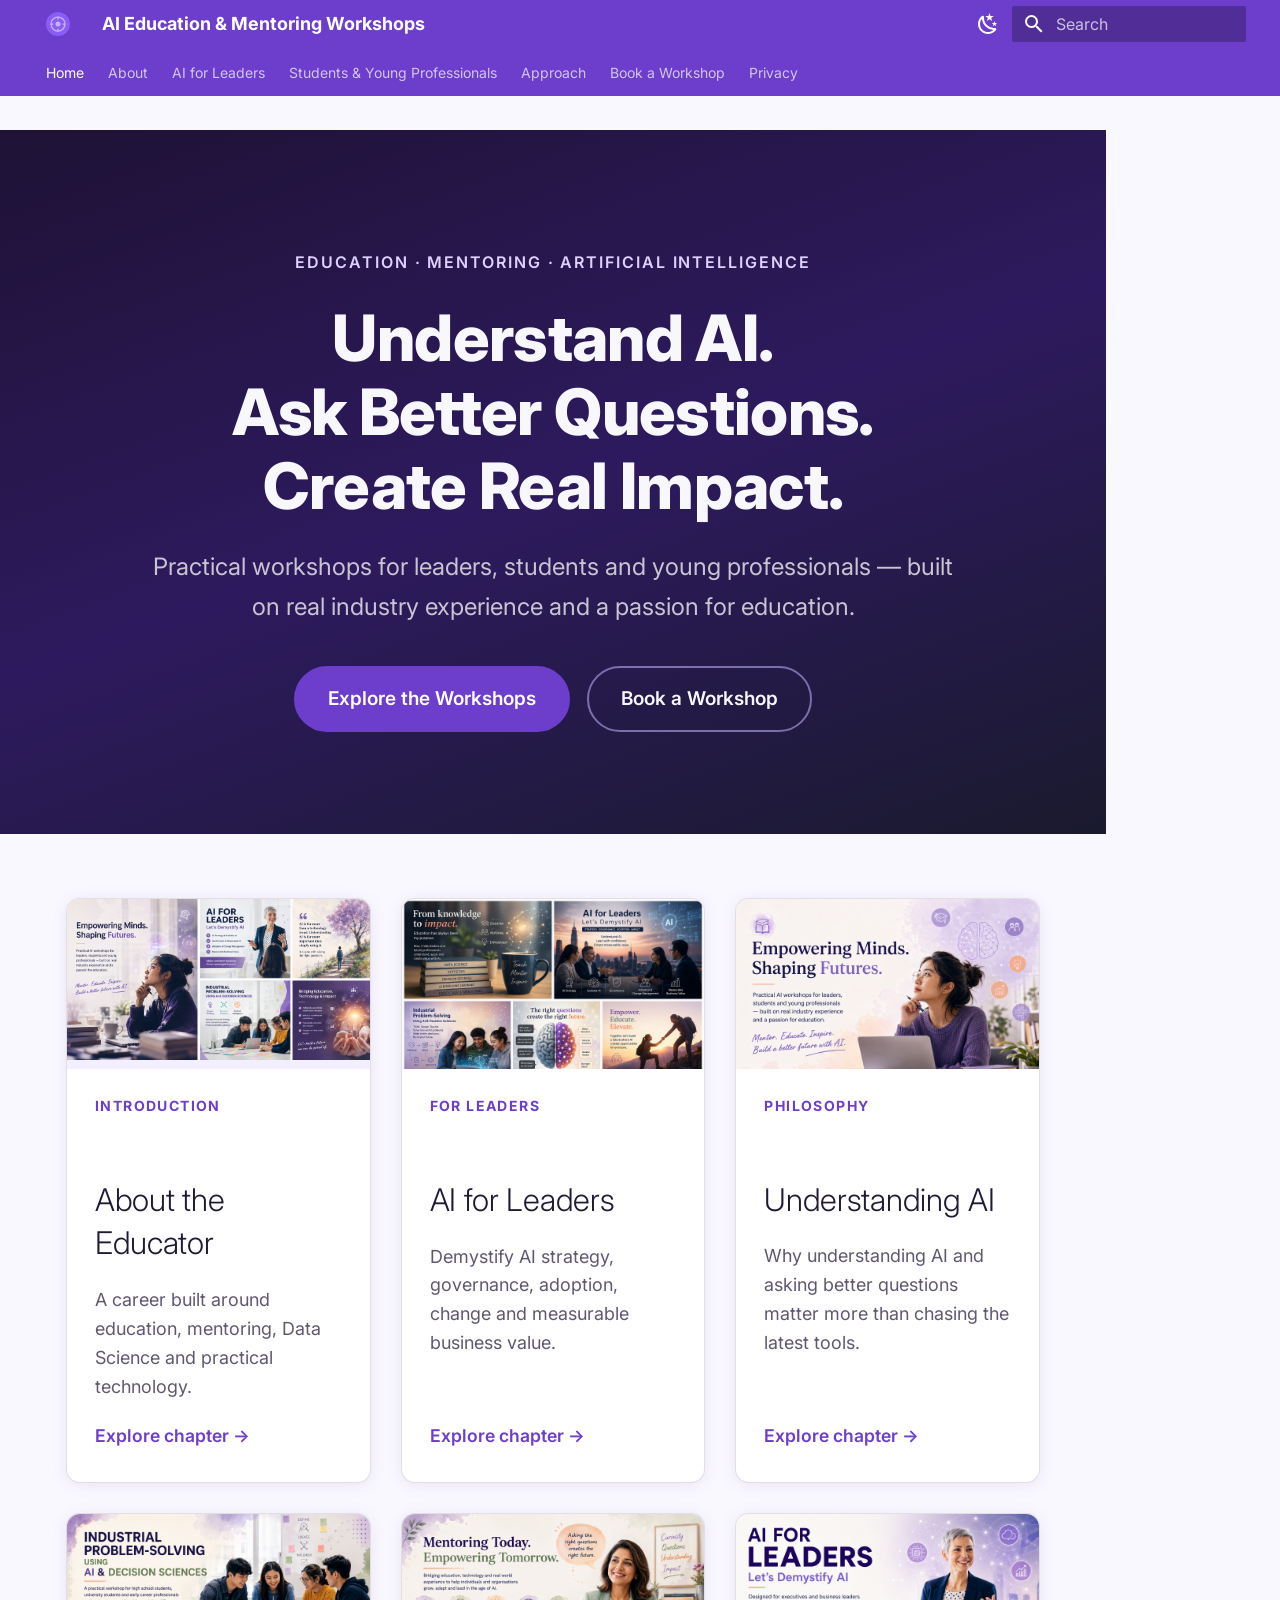
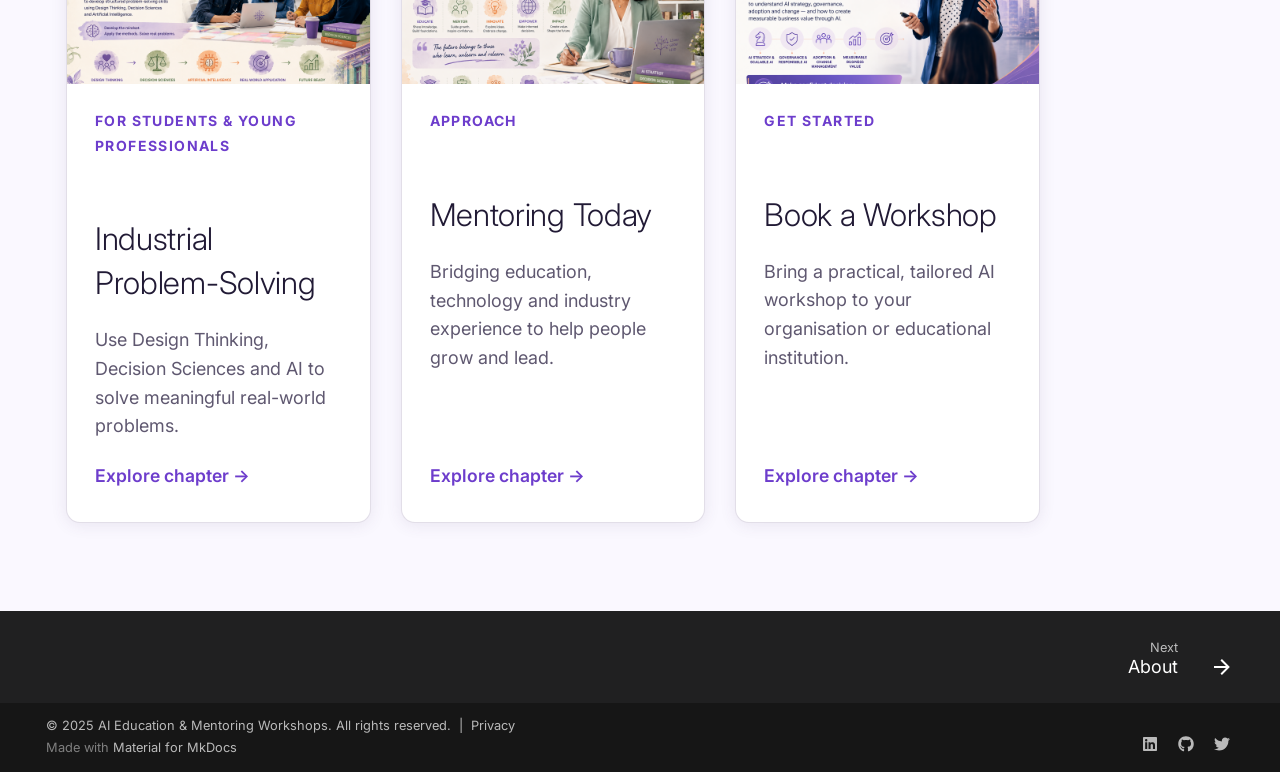
<file: site/index.html>
<!doctype html>
<html lang="en" class="no-js">
  <head>
    
      <meta charset="utf-8">
      <meta name="viewport" content="width=device-width,initial-scale=1">
      
        <meta name="description" content="Practical AI workshops for leaders, students and young professionals — built on real industry experience and a passion for education.">
      
      
        <meta name="author" content="Codess-Aus">
      
      
      
      
        <link rel="next" href="about/">
      
      
        
      
      
      <link rel="icon" href="assets/images/site-icon.svg">
      <meta name="generator" content="mkdocs-1.6.1, mkdocs-material-9.7.7">
    
    
      
        <title>Home - AI Education & Mentoring Workshops</title>
      
    
    
      <link rel="stylesheet" href="assets/stylesheets/main.ec1eaa64.min.css">
      
        
        <link rel="stylesheet" href="assets/stylesheets/palette.ab4e12ef.min.css">
      
      


    
    
      
    
    
      
        
        
        <link rel="preconnect" href="https://fonts.gstatic.com" crossorigin>
        <link rel="stylesheet" href="https://fonts.googleapis.com/css?family=Inter:300,300i,400,400i,700,700i%7CRoboto+Mono:400,400i,700,700i&display=fallback">
        <style>:root{--md-text-font:"Inter";--md-code-font:"Roboto Mono"}</style>
      
    
    
      <link rel="stylesheet" href="assets/stylesheets/extra.css">
    
    <script>__md_scope=new URL(".",location),__md_hash=e=>[...e].reduce(((e,_)=>(e<<5)-e+_.charCodeAt(0)),0),__md_get=(e,_=localStorage,t=__md_scope)=>JSON.parse(_.getItem(t.pathname+"."+e)),__md_set=(e,_,t=localStorage,a=__md_scope)=>{try{t.setItem(a.pathname+"."+e,JSON.stringify(_))}catch(e){}}</script>
    
      

    
    
  </head>
  
  
    
    
      
    
    
    
    
    <body dir="ltr" data-md-color-scheme="slate" data-md-color-primary="custom" data-md-color-accent="custom">
  
    
    <input class="md-toggle" data-md-toggle="drawer" type="checkbox" id="__drawer" autocomplete="off">
    <input class="md-toggle" data-md-toggle="search" type="checkbox" id="__search" autocomplete="off">
    <label class="md-overlay" for="__drawer"></label>
    <div data-md-component="skip">
      
    </div>
    <div data-md-component="announce">
      
    </div>
    
    
      

<header class="md-header" data-md-component="header">
  <nav class="md-header__inner md-grid" aria-label="Header">
    <a href="." title="AI Education &amp; Mentoring Workshops" class="md-header__button md-logo" aria-label="AI Education & Mentoring Workshops" data-md-component="logo">
      
  <img src="assets/images/site-icon.svg" alt="logo">

    </a>
    <label class="md-header__button md-icon" for="__drawer">
      
      <svg xmlns="http://www.w3.org/2000/svg" viewBox="0 0 24 24"><path d="M3 6h18v2H3zm0 5h18v2H3zm0 5h18v2H3z"/></svg>
    </label>
    <div class="md-header__title" data-md-component="header-title">
      <div class="md-header__ellipsis">
        <div class="md-header__topic">
          <span class="md-ellipsis">
            AI Education & Mentoring Workshops
          </span>
        </div>
        <div class="md-header__topic" data-md-component="header-topic">
          <span class="md-ellipsis">
            
              Home
            
          </span>
        </div>
      </div>
    </div>
    
      
        <form class="md-header__option" data-md-component="palette">
  
    
    
    
    <input class="md-option" data-md-color-media="(prefers-color-scheme: dark)" data-md-color-scheme="slate" data-md-color-primary="custom" data-md-color-accent="custom"  aria-label="Switch to light mode"  type="radio" name="__palette" id="__palette_0">
    
      <label class="md-header__button md-icon" title="Switch to light mode" for="__palette_1" hidden>
        <svg xmlns="http://www.w3.org/2000/svg" viewBox="0 0 24 24"><path d="M12 7a5 5 0 0 1 5 5 5 5 0 0 1-5 5 5 5 0 0 1-5-5 5 5 0 0 1 5-5m0 2a3 3 0 0 0-3 3 3 3 0 0 0 3 3 3 3 0 0 0 3-3 3 3 0 0 0-3-3m0-7 2.39 3.42C13.65 5.15 12.84 5 12 5s-1.65.15-2.39.42zM3.34 7l4.16-.35A7.2 7.2 0 0 0 5.94 8.5c-.44.74-.69 1.5-.83 2.29zm.02 10 1.76-3.77a7.131 7.131 0 0 0 2.38 4.14zM20.65 7l-1.77 3.79a7.02 7.02 0 0 0-2.38-4.15zm-.01 10-4.14.36c.59-.51 1.12-1.14 1.54-1.86.42-.73.69-1.5.83-2.29zM12 22l-2.41-3.44c.74.27 1.55.44 2.41.44.82 0 1.63-.17 2.37-.44z"/></svg>
      </label>
    
  
    
    
    
    <input class="md-option" data-md-color-media="(prefers-color-scheme: light)" data-md-color-scheme="default" data-md-color-primary="custom" data-md-color-accent="custom"  aria-label="Switch to dark mode"  type="radio" name="__palette" id="__palette_1">
    
      <label class="md-header__button md-icon" title="Switch to dark mode" for="__palette_0" hidden>
        <svg xmlns="http://www.w3.org/2000/svg" viewBox="0 0 24 24"><path d="m17.75 4.09-2.53 1.94.91 3.06-2.63-1.81-2.63 1.81.91-3.06-2.53-1.94L12.44 4l1.06-3 1.06 3zm3.5 6.91-1.64 1.25.59 1.98-1.7-1.17-1.7 1.17.59-1.98L15.75 11l2.06-.05L18.5 9l.69 1.95zm-2.28 4.95c.83-.08 1.72 1.1 1.19 1.85-.32.45-.66.87-1.08 1.27C15.17 23 8.84 23 4.94 19.07c-3.91-3.9-3.91-10.24 0-14.14.4-.4.82-.76 1.27-1.08.75-.53 1.93.36 1.85 1.19-.27 2.86.69 5.83 2.89 8.02a9.96 9.96 0 0 0 8.02 2.89m-1.64 2.02a12.08 12.08 0 0 1-7.8-3.47c-2.17-2.19-3.33-5-3.49-7.82-2.81 3.14-2.7 7.96.31 10.98 3.02 3.01 7.84 3.12 10.98.31"/></svg>
      </label>
    
  
</form>
      
    
    
      <script>var palette=__md_get("__palette");if(palette&&palette.color){if("(prefers-color-scheme)"===palette.color.media){var media=matchMedia("(prefers-color-scheme: light)"),input=document.querySelector(media.matches?"[data-md-color-media='(prefers-color-scheme: light)']":"[data-md-color-media='(prefers-color-scheme: dark)']");palette.color.media=input.getAttribute("data-md-color-media"),palette.color.scheme=input.getAttribute("data-md-color-scheme"),palette.color.primary=input.getAttribute("data-md-color-primary"),palette.color.accent=input.getAttribute("data-md-color-accent")}for(var[key,value]of Object.entries(palette.color))document.body.setAttribute("data-md-color-"+key,value)}</script>
    
    
    
      
      
        <label class="md-header__button md-icon" for="__search">
          
          <svg xmlns="http://www.w3.org/2000/svg" viewBox="0 0 24 24"><path d="M9.5 3A6.5 6.5 0 0 1 16 9.5c0 1.61-.59 3.09-1.56 4.23l.27.27h.79l5 5-1.5 1.5-5-5v-.79l-.27-.27A6.52 6.52 0 0 1 9.5 16 6.5 6.5 0 0 1 3 9.5 6.5 6.5 0 0 1 9.5 3m0 2C7 5 5 7 5 9.5S7 14 9.5 14 14 12 14 9.5 12 5 9.5 5"/></svg>
        </label>
        <div class="md-search" data-md-component="search" role="dialog">
  <label class="md-search__overlay" for="__search"></label>
  <div class="md-search__inner" role="search">
    <form class="md-search__form" name="search">
      <input type="text" class="md-search__input" name="query" aria-label="Search" placeholder="Search" autocapitalize="off" autocorrect="off" autocomplete="off" spellcheck="false" data-md-component="search-query" required>
      <label class="md-search__icon md-icon" for="__search">
        
        <svg xmlns="http://www.w3.org/2000/svg" viewBox="0 0 24 24"><path d="M9.5 3A6.5 6.5 0 0 1 16 9.5c0 1.61-.59 3.09-1.56 4.23l.27.27h.79l5 5-1.5 1.5-5-5v-.79l-.27-.27A6.52 6.52 0 0 1 9.5 16 6.5 6.5 0 0 1 3 9.5 6.5 6.5 0 0 1 9.5 3m0 2C7 5 5 7 5 9.5S7 14 9.5 14 14 12 14 9.5 12 5 9.5 5"/></svg>
        
        <svg xmlns="http://www.w3.org/2000/svg" viewBox="0 0 24 24"><path d="M20 11v2H8l5.5 5.5-1.42 1.42L4.16 12l7.92-7.92L13.5 5.5 8 11z"/></svg>
      </label>
      <nav class="md-search__options" aria-label="Search">
        
        <button type="reset" class="md-search__icon md-icon" title="Clear" aria-label="Clear" tabindex="-1">
          
          <svg xmlns="http://www.w3.org/2000/svg" viewBox="0 0 24 24"><path d="M19 6.41 17.59 5 12 10.59 6.41 5 5 6.41 10.59 12 5 17.59 6.41 19 12 13.41 17.59 19 19 17.59 13.41 12z"/></svg>
        </button>
      </nav>
      
        <div class="md-search__suggest" data-md-component="search-suggest"></div>
      
    </form>
    <div class="md-search__output">
      <div class="md-search__scrollwrap" tabindex="0" data-md-scrollfix>
        <div class="md-search-result" data-md-component="search-result">
          <div class="md-search-result__meta">
            Initializing search
          </div>
          <ol class="md-search-result__list" role="presentation"></ol>
        </div>
      </div>
    </div>
  </div>
</div>
      
    
    
  </nav>
  
</header>
    
    <div class="md-container" data-md-component="container">
      
      
        
          
            
<nav class="md-tabs" aria-label="Tabs" data-md-component="tabs">
  <div class="md-grid">
    <ul class="md-tabs__list">
      
        
  
  
  
    
  
  
    <li class="md-tabs__item md-tabs__item--active">
      <a href="." class="md-tabs__link">
        
  
  
    
  
  Home

      </a>
    </li>
  

      
        
  
  
  
  
    <li class="md-tabs__item">
      <a href="about/" class="md-tabs__link">
        
  
  
    
  
  About

      </a>
    </li>
  

      
        
  
  
  
  
    <li class="md-tabs__item">
      <a href="ai-for-leaders/" class="md-tabs__link">
        
  
  
    
  
  AI for Leaders

      </a>
    </li>
  

      
        
  
  
  
  
    <li class="md-tabs__item">
      <a href="industrial-problem-solving/" class="md-tabs__link">
        
  
  
    
  
  Students & Young Professionals

      </a>
    </li>
  

      
        
  
  
  
  
    
    
      <li class="md-tabs__item">
        <a href="approach/" class="md-tabs__link">
          
  
  
  Approach

        </a>
      </li>
    
  

      
        
  
  
  
  
    <li class="md-tabs__item">
      <a href="book-a-workshop/" class="md-tabs__link">
        
  
  
    
  
  Book a Workshop

      </a>
    </li>
  

      
        
  
  
  
  
    <li class="md-tabs__item">
      <a href="privacy/" class="md-tabs__link">
        
  
  
    
  
  Privacy

      </a>
    </li>
  

      
    </ul>
  </div>
</nav>
          
        
      
      <main class="md-main" data-md-component="main">
        <div class="md-main__inner md-grid">
          
            
              
                
              
              <div class="md-sidebar md-sidebar--primary" data-md-component="sidebar" data-md-type="navigation" hidden>
                <div class="md-sidebar__scrollwrap">
                  <div class="md-sidebar__inner">
                    


  


<nav class="md-nav md-nav--primary md-nav--lifted" aria-label="Navigation" data-md-level="0">
  <label class="md-nav__title" for="__drawer">
    <a href="." title="AI Education &amp; Mentoring Workshops" class="md-nav__button md-logo" aria-label="AI Education & Mentoring Workshops" data-md-component="logo">
      
  <img src="assets/images/site-icon.svg" alt="logo">

    </a>
    AI Education & Mentoring Workshops
  </label>
  
  <ul class="md-nav__list" data-md-scrollfix>
    
      
      
  
  
    
  
  
  
    <li class="md-nav__item md-nav__item--active">
      
      <input class="md-nav__toggle md-toggle" type="checkbox" id="__toc">
      
      
      
      <a href="." class="md-nav__link md-nav__link--active">
        
  
  
  <span class="md-ellipsis">
    
  
    Home
  

    
  </span>
  
  

      </a>
      
    </li>
  

    
      
      
  
  
  
  
    <li class="md-nav__item">
      <a href="about/" class="md-nav__link">
        
  
  
  <span class="md-ellipsis">
    
  
    About
  

    
  </span>
  
  

      </a>
    </li>
  

    
      
      
  
  
  
  
    <li class="md-nav__item">
      <a href="ai-for-leaders/" class="md-nav__link">
        
  
  
  <span class="md-ellipsis">
    
  
    AI for Leaders
  

    
  </span>
  
  

      </a>
    </li>
  

    
      
      
  
  
  
  
    <li class="md-nav__item">
      <a href="industrial-problem-solving/" class="md-nav__link">
        
  
  
  <span class="md-ellipsis">
    
  
    Students & Young Professionals
  

    
  </span>
  
  

      </a>
    </li>
  

    
      
      
  
  
  
  
    
    
    
    
      
      
        
      
    
    
    <li class="md-nav__item md-nav__item--nested">
      
        
        
        <input class="md-nav__toggle md-toggle " type="checkbox" id="__nav_5" >
        
          
          <label class="md-nav__link" for="__nav_5" id="__nav_5_label" tabindex="0">
            
  
  
  <span class="md-ellipsis">
    
  
    Approach
  

    
  </span>
  
  

            <span class="md-nav__icon md-icon"></span>
          </label>
        
        <nav class="md-nav" data-md-level="1" aria-labelledby="__nav_5_label" aria-expanded="false">
          <label class="md-nav__title" for="__nav_5">
            <span class="md-nav__icon md-icon"></span>
            
  
    Approach
  

          </label>
          <ul class="md-nav__list" data-md-scrollfix>
            
              
                
  
  
  
  
    <li class="md-nav__item">
      <a href="approach/" class="md-nav__link">
        
  
  
  <span class="md-ellipsis">
    
  
    Teaching Approach
  

    
  </span>
  
  

      </a>
    </li>
  

              
            
              
                
  
  
  
  
    <li class="md-nav__item">
      <a href="philosophy/" class="md-nav__link">
        
  
  
  <span class="md-ellipsis">
    
  
    Philosophy
  

    
  </span>
  
  

      </a>
    </li>
  

              
            
          </ul>
        </nav>
      
    </li>
  

    
      
      
  
  
  
  
    <li class="md-nav__item">
      <a href="book-a-workshop/" class="md-nav__link">
        
  
  
  <span class="md-ellipsis">
    
  
    Book a Workshop
  

    
  </span>
  
  

      </a>
    </li>
  

    
      
      
  
  
  
  
    <li class="md-nav__item">
      <a href="privacy/" class="md-nav__link">
        
  
  
  <span class="md-ellipsis">
    
  
    Privacy
  

    
  </span>
  
  

      </a>
    </li>
  

    
  </ul>
</nav>
                  </div>
                </div>
              </div>
            
            
              
                
              
              <div class="md-sidebar md-sidebar--secondary" data-md-component="sidebar" data-md-type="toc" hidden>
                <div class="md-sidebar__scrollwrap">
                  <div class="md-sidebar__inner">
                    

<nav class="md-nav md-nav--secondary" aria-label="Table of contents">
  
  
  
  
</nav>
                  </div>
                </div>
              </div>
            
          
          
            <div class="md-content" data-md-component="content">
              
              <article class="md-content__inner md-typeset">
                
                  
  




<div class="hero" role="banner">
  <p class="hero-eyebrow">Education · Mentoring · Artificial Intelligence</p>
  <h1 class="hero-heading">Understand AI.<br>Ask Better Questions.<br>Create Real Impact.</h1>
  <p class="hero-sub">
    Practical workshops for leaders, students and young professionals —
    built on real industry experience and a passion for education.
  </p>
  <div class="hero-actions">
    <a href="#workshops" class="btn btn-primary">Explore the Workshops</a>
    <a href="book-a-workshop/" class="btn btn-secondary">Book a Workshop</a>
  </div>
</div>

<section id="workshops" class="chapter-grid-section" aria-label="Workshop chapters">
  <div class="chapter-grid">

    <a class="chapter-card" href="about/" aria-label="About the Educator – Introduction">
      <div class="chapter-card__img-wrap">
        <img
          src="assets/images/empowering-minds.png"
          alt="Educator speaking at a conference, empowering an audience"
          width="640" height="360"
          loading="lazy"
          class="chapter-card__img"
        >
      </div>
      <div class="chapter-card__body">
        <span class="chapter-card__category">Introduction</span>
        <h2 class="chapter-card__title">About the Educator</h2>
        <p class="chapter-card__desc">
          A career built around education, mentoring, Data Science and
          practical technology.
        </p>
        <span class="chapter-card__link" aria-hidden="true">Explore chapter →</span>
      </div>
    </a>

    <a class="chapter-card" href="ai-for-leaders/" aria-label="AI for Leaders – For Leaders workshop">
      <div class="chapter-card__img-wrap">
        <img
          src="assets/images/ai-for-leaders.png"
          alt="Business leaders collaborating in a modern meeting room"
          width="640" height="360"
          loading="lazy"
          class="chapter-card__img"
        >
      </div>
      <div class="chapter-card__body">
        <span class="chapter-card__category">For Leaders</span>
        <h2 class="chapter-card__title">AI for Leaders</h2>
        <p class="chapter-card__desc">
          Demystify AI strategy, governance, adoption, change and
          measurable business value.
        </p>
        <span class="chapter-card__link" aria-hidden="true">Explore chapter →</span>
      </div>
    </a>

    <a class="chapter-card" href="philosophy/" aria-label="Understanding AI – Philosophy chapter">
      <div class="chapter-card__img-wrap">
        <img
          src="assets/images/understanding-ai.png"
          alt="Abstract representation of connected ideas and learning"
          width="640" height="360"
          loading="lazy"
          class="chapter-card__img"
        >
      </div>
      <div class="chapter-card__body">
        <span class="chapter-card__category">Philosophy</span>
        <h2 class="chapter-card__title">Understanding AI</h2>
        <p class="chapter-card__desc">
          Why understanding AI and asking better questions matter more
          than chasing the latest tools.
        </p>
        <span class="chapter-card__link" aria-hidden="true">Explore chapter →</span>
      </div>
    </a>

    <a class="chapter-card" href="industrial-problem-solving/" aria-label="Industrial Problem-Solving – For Students & Young Professionals">
      <div class="chapter-card__img-wrap">
        <img
          src="assets/images/sample6.png"
          alt="Students working together on a real-world engineering challenge"
          width="640" height="360"
          loading="lazy"
          class="chapter-card__img"
        >
      </div>
      <div class="chapter-card__body">
        <span class="chapter-card__category">For Students &amp; Young Professionals</span>
        <h2 class="chapter-card__title">Industrial Problem-Solving</h2>
        <p class="chapter-card__desc">
          Use Design Thinking, Decision Sciences and AI to solve
          meaningful real-world problems.
        </p>
        <span class="chapter-card__link" aria-hidden="true">Explore chapter →</span>
      </div>
    </a>

    <a class="chapter-card" href="approach/" aria-label="Mentoring Today – Approach chapter">
      <div class="chapter-card__img-wrap">
        <img
          src="assets/images/sample7.png"
          alt="Mentor working closely with a group of students"
          width="640" height="360"
          loading="lazy"
          class="chapter-card__img"
        >
      </div>
      <div class="chapter-card__body">
        <span class="chapter-card__category">Approach</span>
        <h2 class="chapter-card__title">Mentoring Today</h2>
        <p class="chapter-card__desc">
          Bridging education, technology and industry experience to help
          people grow and lead.
        </p>
        <span class="chapter-card__link" aria-hidden="true">Explore chapter →</span>
      </div>
    </a>

    <a class="chapter-card" href="book-a-workshop/" aria-label="Book a Workshop – Get Started">
      <div class="chapter-card__img-wrap">
        <img
          src="assets/images/sample4.png"
          alt="A calendar and planning materials representing a workshop booking"
          width="640" height="360"
          loading="lazy"
          class="chapter-card__img"
        >
      </div>
      <div class="chapter-card__body">
        <span class="chapter-card__category">Get Started</span>
        <h2 class="chapter-card__title">Book a Workshop</h2>
        <p class="chapter-card__desc">
          Bring a practical, tailored AI workshop to your organisation
          or educational institution.
        </p>
        <span class="chapter-card__link" aria-hidden="true">Explore chapter →</span>
      </div>
    </a>

  </div>
</section>







  
  




  



                
              </article>
            </div>
          
          
<script>var target=document.getElementById(location.hash.slice(1));target&&target.name&&(target.checked=target.name.startsWith("__tabbed_"))</script>
        </div>
        
          <button type="button" class="md-top md-icon" data-md-component="top" hidden>
  
  <svg xmlns="http://www.w3.org/2000/svg" viewBox="0 0 24 24"><path d="M13 20h-2V8l-5.5 5.5-1.42-1.42L12 4.16l7.92 7.92-1.42 1.42L13 8z"/></svg>
  Back to top
</button>
        
      </main>
      
        <footer class="md-footer">
  
    
      
        
      
      <nav class="md-footer__inner md-grid" aria-label="Footer" >
        
        
          
          <a href="about/" class="md-footer__link md-footer__link--next" aria-label="Next: About">
            <div class="md-footer__title">
              <span class="md-footer__direction">
                Next
              </span>
              <div class="md-ellipsis">
                About
              </div>
            </div>
            <div class="md-footer__button md-icon">
              
              <svg xmlns="http://www.w3.org/2000/svg" viewBox="0 0 24 24"><path d="M4 11v2h12l-5.5 5.5 1.42 1.42L19.84 12l-7.92-7.92L10.5 5.5 16 11z"/></svg>
            </div>
          </a>
        
      </nav>
    
  
  <div class="md-footer-meta md-typeset">
    <div class="md-footer-meta__inner md-grid">
      <div class="md-copyright">
  
    <div class="md-copyright__highlight">
      &copy; 2025 AI Education &amp; Mentoring Workshops. All rights reserved. &nbsp;|&nbsp; <a href="privacy/">Privacy</a>
    </div>
  
  
    Made with
    <a href="https://squidfunk.github.io/mkdocs-material/" target="_blank" rel="noopener">
      Material for MkDocs
    </a>
  
</div>
      
        
<div class="md-social">
  
    
    
    
    
    <a href="https://linkedin.com/in/placeholder" target="_blank" rel="noopener" title="LinkedIn" class="md-social__link">
      <svg xmlns="http://www.w3.org/2000/svg" viewBox="0 0 448 512"><!--! Font Awesome Free 7.1.0 by @fontawesome - https://fontawesome.com License - https://fontawesome.com/license/free (Icons: CC BY 4.0, Fonts: SIL OFL 1.1, Code: MIT License) Copyright 2025 Fonticons, Inc.--><path d="M416 32H31.9C14.3 32 0 46.5 0 64.3v383.4C0 465.5 14.3 480 31.9 480H416c17.6 0 32-14.5 32-32.3V64.3c0-17.8-14.4-32.3-32-32.3M135.4 416H69V202.2h66.5V416zM102.2 96a38.5 38.5 0 1 1 0 77 38.5 38.5 0 1 1 0-77m282.1 320h-66.4V312c0-24.8-.5-56.7-34.5-56.7-34.6 0-39.9 27-39.9 54.9V416h-66.4V202.2h63.7v29.2h.9c8.9-16.8 30.6-34.5 62.9-34.5 67.2 0 79.7 44.3 79.7 101.9z"/></svg>
    </a>
  
    
    
    
    
    <a href="https://github.com/codess-aus" target="_blank" rel="noopener" title="GitHub" class="md-social__link">
      <svg xmlns="http://www.w3.org/2000/svg" viewBox="0 0 512 512"><!--! Font Awesome Free 7.1.0 by @fontawesome - https://fontawesome.com License - https://fontawesome.com/license/free (Icons: CC BY 4.0, Fonts: SIL OFL 1.1, Code: MIT License) Copyright 2025 Fonticons, Inc.--><path d="M173.9 397.4c0 2-2.3 3.6-5.2 3.6-3.3.3-5.6-1.3-5.6-3.6 0-2 2.3-3.6 5.2-3.6 3-.3 5.6 1.3 5.6 3.6m-31.1-4.5c-.7 2 1.3 4.3 4.3 4.9 2.6 1 5.6 0 6.2-2s-1.3-4.3-4.3-5.2c-2.6-.7-5.5.3-6.2 2.3m44.2-1.7c-2.9.7-4.9 2.6-4.6 4.9.3 2 2.9 3.3 5.9 2.6 2.9-.7 4.9-2.6 4.6-4.6-.3-1.9-3-3.2-5.9-2.9M252.8 8C114.1 8 8 113.3 8 252c0 110.9 69.8 205.8 169.5 239.2 12.8 2.3 17.3-5.6 17.3-12.1 0-6.2-.3-40.4-.3-61.4 0 0-70 15-84.7-29.8 0 0-11.4-29.1-27.8-36.6 0 0-22.9-15.7 1.6-15.4 0 0 24.9 2 38.6 25.8 21.9 38.6 58.6 27.5 72.9 20.9 2.3-16 8.8-27.1 16-33.7-55.9-6.2-112.3-14.3-112.3-110.5 0-27.5 7.6-41.3 23.6-58.9-2.6-6.5-11.1-33.3 2.6-67.9 20.9-6.5 69 27 69 27 20-5.6 41.5-8.5 62.8-8.5s42.8 2.9 62.8 8.5c0 0 48.1-33.6 69-27 13.7 34.7 5.2 61.4 2.6 67.9 16 17.7 25.8 31.5 25.8 58.9 0 96.5-58.9 104.2-114.8 110.5 9.2 7.9 17 22.9 17 46.4 0 33.7-.3 75.4-.3 83.6 0 6.5 4.6 14.4 17.3 12.1C436.2 457.8 504 362.9 504 252 504 113.3 391.5 8 252.8 8M105.2 352.9c-1.3 1-1 3.3.7 5.2 1.6 1.6 3.9 2.3 5.2 1 1.3-1 1-3.3-.7-5.2-1.6-1.6-3.9-2.3-5.2-1m-10.8-8.1c-.7 1.3.3 2.9 2.3 3.9 1.6 1 3.6.7 4.3-.7.7-1.3-.3-2.9-2.3-3.9-2-.6-3.6-.3-4.3.7m32.4 35.6c-1.6 1.3-1 4.3 1.3 6.2 2.3 2.3 5.2 2.6 6.5 1 1.3-1.3.7-4.3-1.3-6.2-2.2-2.3-5.2-2.6-6.5-1m-11.4-14.7c-1.6 1-1.6 3.6 0 5.9s4.3 3.3 5.6 2.3c1.6-1.3 1.6-3.9 0-6.2-1.4-2.3-4-3.3-5.6-2"/></svg>
    </a>
  
    
    
    
    
    <a href="https://twitter.com/placeholder" target="_blank" rel="noopener" title="Twitter / X" class="md-social__link">
      <svg xmlns="http://www.w3.org/2000/svg" viewBox="0 0 512 512"><!--! Font Awesome Free 7.1.0 by @fontawesome - https://fontawesome.com License - https://fontawesome.com/license/free (Icons: CC BY 4.0, Fonts: SIL OFL 1.1, Code: MIT License) Copyright 2025 Fonticons, Inc.--><path d="M459.4 151.7c.3 4.5.3 9.1.3 13.6 0 138.7-105.6 298.6-298.6 298.6-59.5 0-114.7-17.2-161.1-47.1 8.4 1 16.6 1.3 25.3 1.3 49.1 0 94.2-16.6 130.3-44.8-46.1-1-84.8-31.2-98.1-72.8 6.5 1 13 1.6 19.8 1.6 9.4 0 18.8-1.3 27.6-3.6-48.1-9.7-84.1-52-84.1-103v-1.3c14 7.8 30.2 12.7 47.4 13.3-28.3-18.8-46.8-51-46.8-87.4 0-19.5 5.2-37.4 14.3-53C87.4 130.8 165 172.4 252.1 176.9c-1.6-7.8-2.6-15.9-2.6-24C249.5 95.1 296.3 48 354.4 48c30.2 0 57.5 12.7 76.7 33.1 23.7-4.5 46.5-13.3 66.6-25.3-7.8 24.4-24.4 44.8-46.1 57.8 21.1-2.3 41.6-8.1 60.4-16.2-14.3 20.8-32.2 39.3-52.6 54.3"/></svg>
    </a>
  
</div>
      
    </div>
  </div>
</footer>
      
    </div>
    <div class="md-dialog" data-md-component="dialog">
      <div class="md-dialog__inner md-typeset"></div>
    </div>
    
    
    
      
      
      <script id="__config" type="application/json">{"annotate": null, "base": ".", "features": ["navigation.tabs", "navigation.sections", "navigation.top", "navigation.footer", "search.highlight", "search.suggest", "content.code.copy", "toc.follow"], "search": "assets/javascripts/workers/search.2c215733.min.js", "tags": null, "translations": {"clipboard.copied": "Copied to clipboard", "clipboard.copy": "Copy to clipboard", "search.result.more.one": "1 more on this page", "search.result.more.other": "# more on this page", "search.result.none": "No matching documents", "search.result.one": "1 matching document", "search.result.other": "# matching documents", "search.result.placeholder": "Type to start searching", "search.result.term.missing": "Missing", "select.version": "Select version"}, "version": null}</script>
    
    
      <script src="assets/javascripts/bundle.d7400e89.min.js"></script>
      
        <script src="assets/javascripts/extra.js"></script>
      
    
  </body>
</html>
</file>
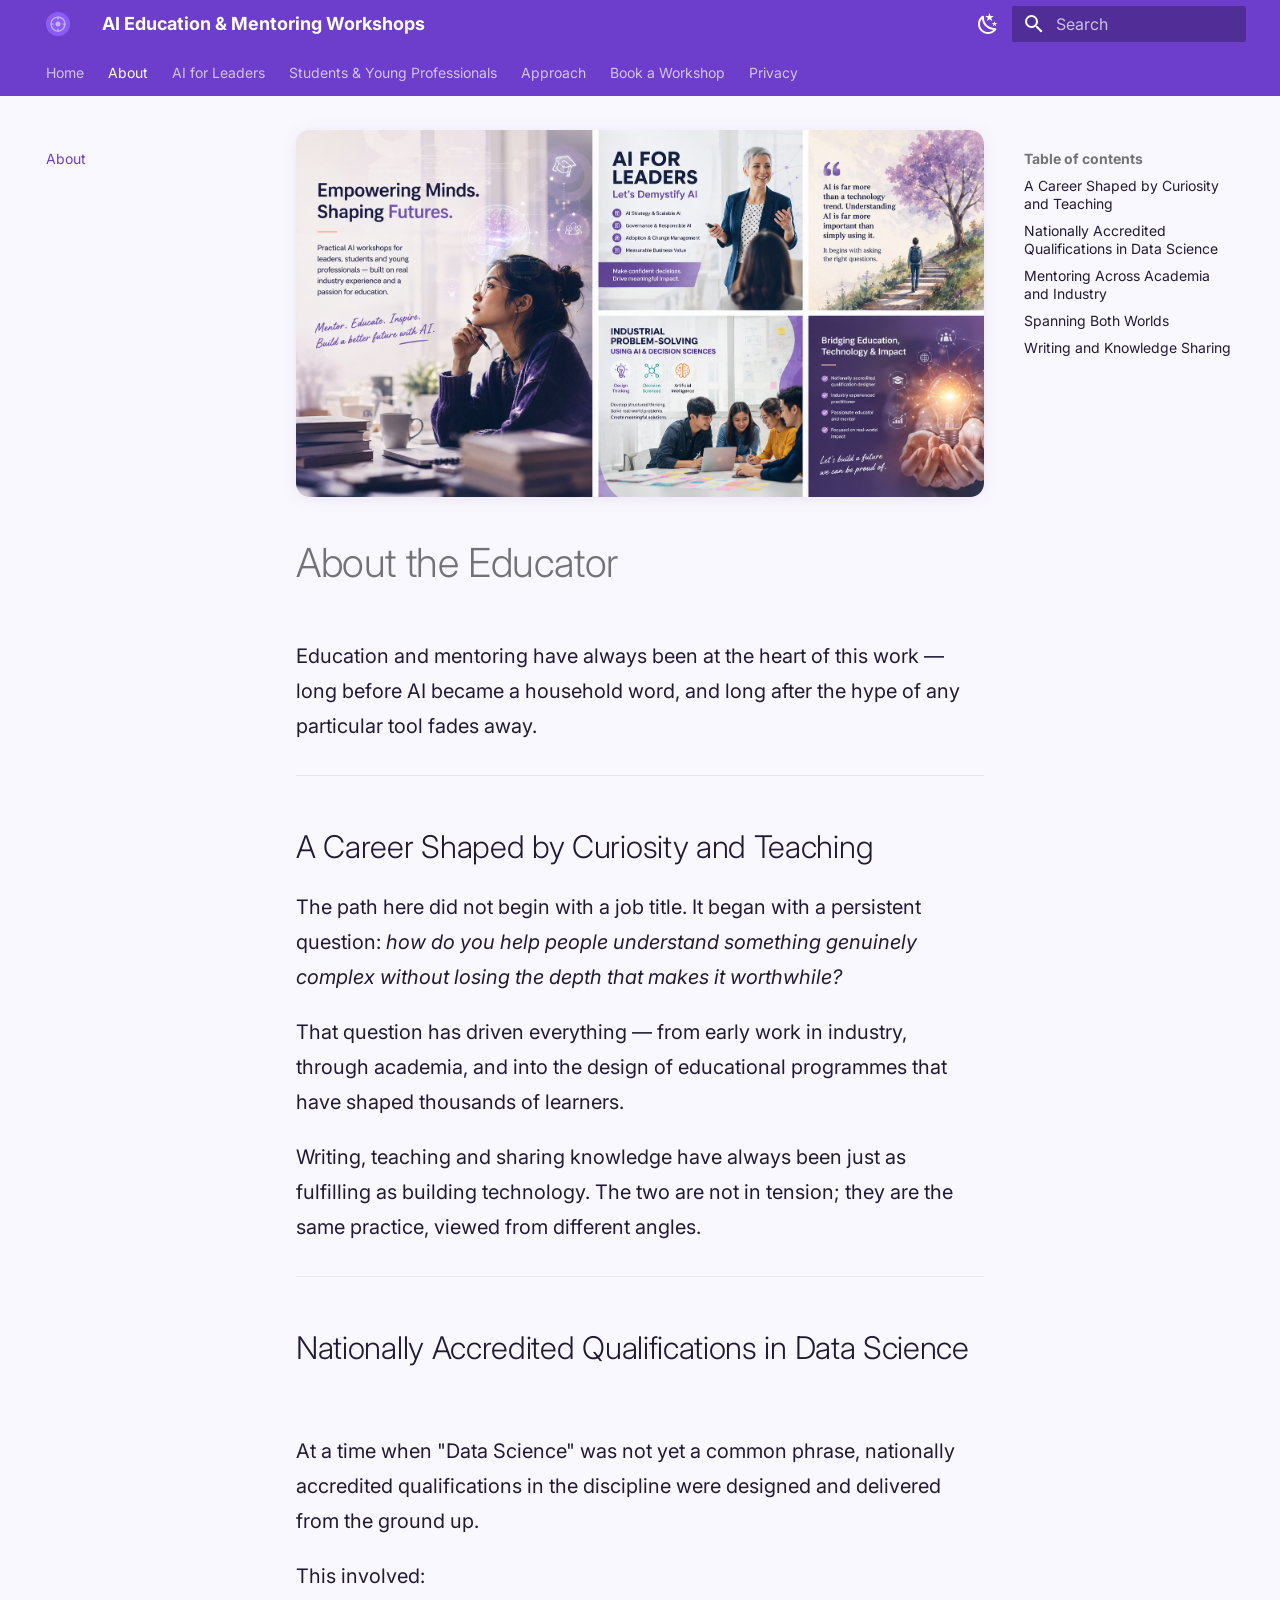
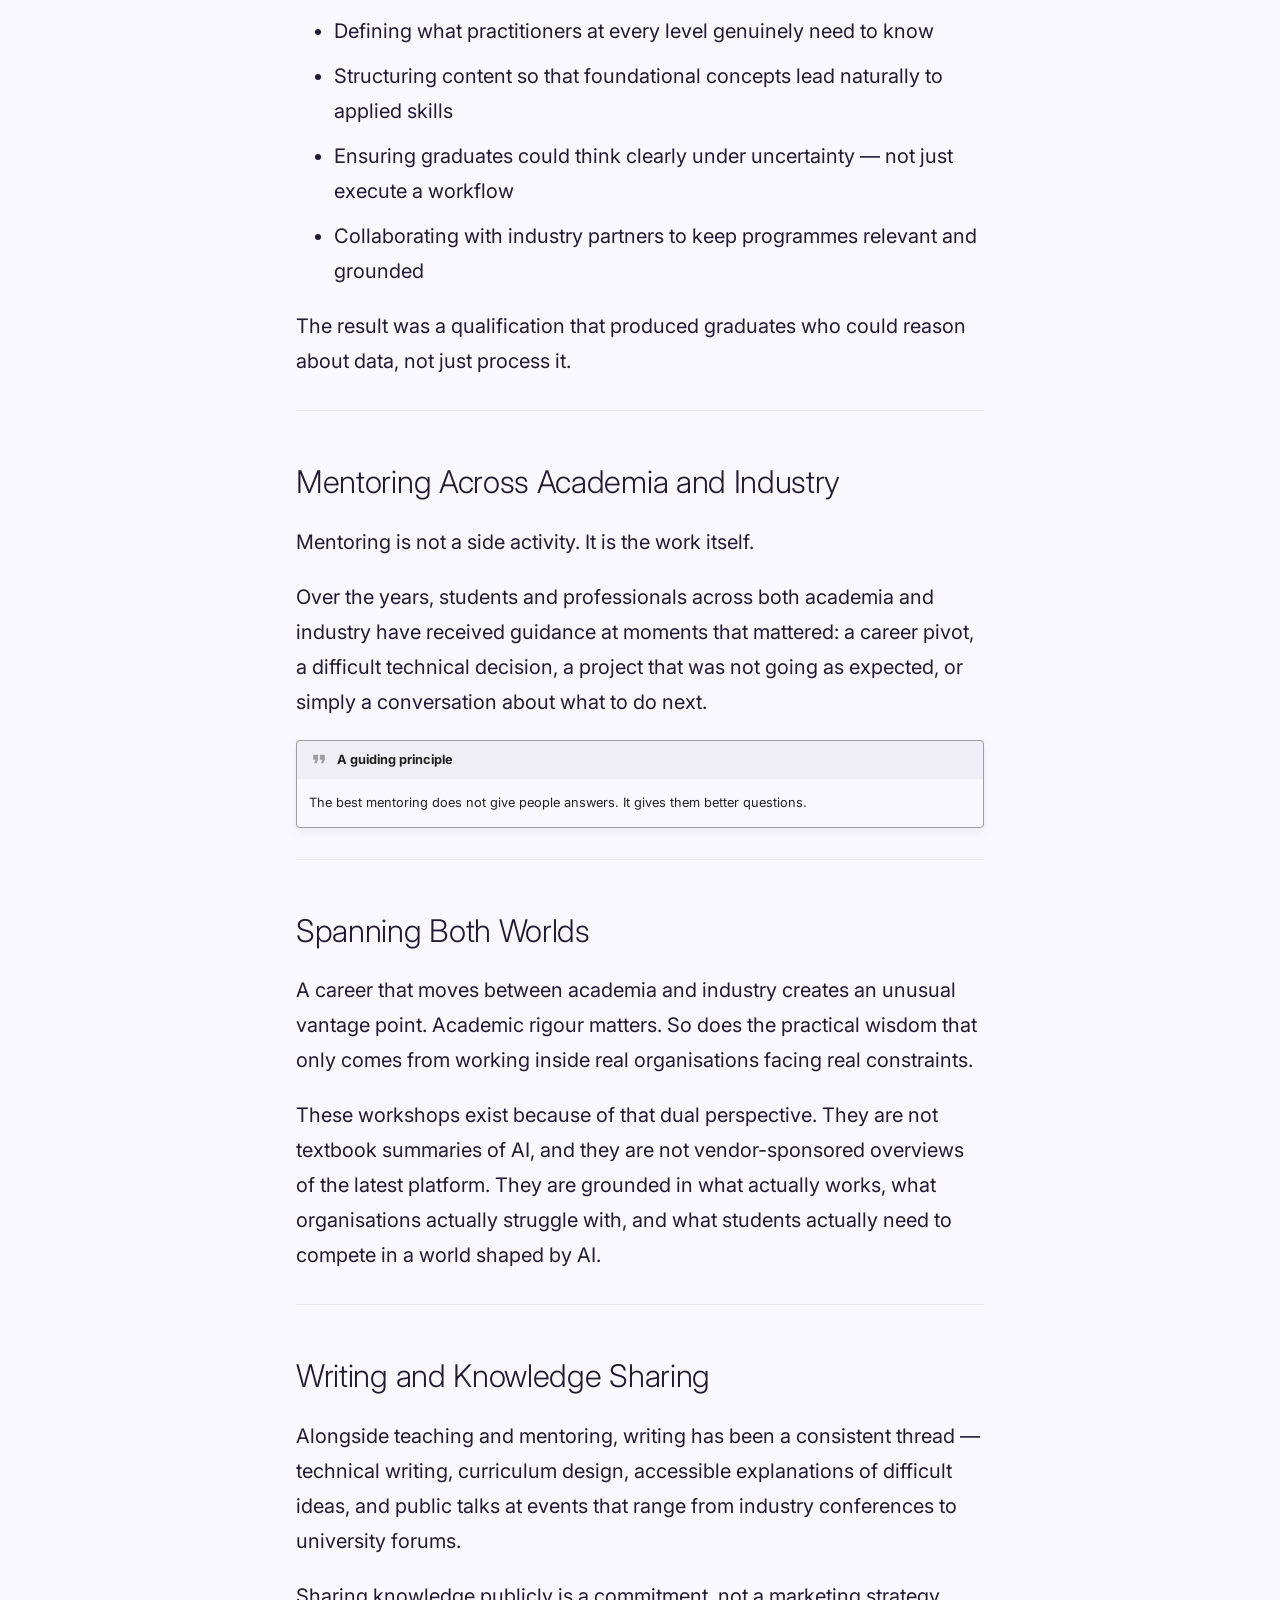
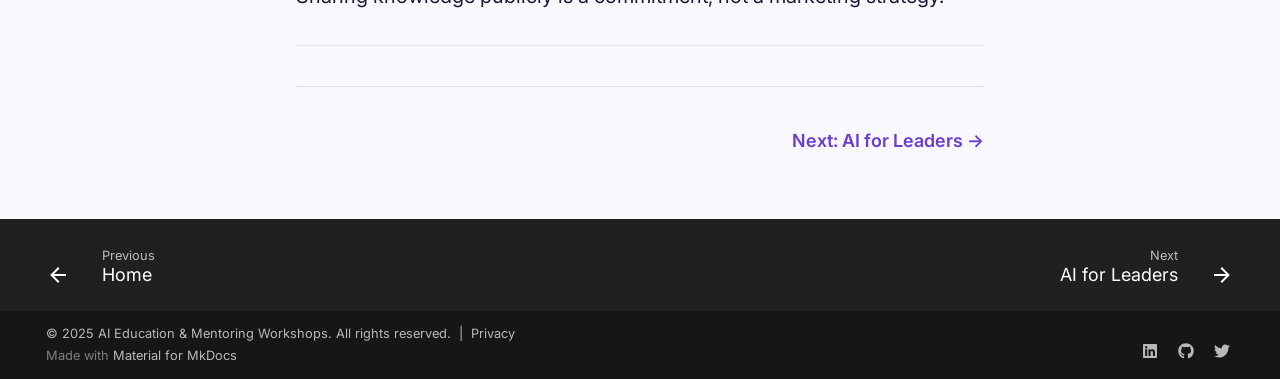
<file: site/about/index.html>
<!doctype html>
<html lang="en" class="no-js">
  <head>
    
      <meta charset="utf-8">
      <meta name="viewport" content="width=device-width,initial-scale=1">
      
        <meta name="description" content="Education and mentoring have always been central to this work — from designing nationally accredited qualifications to mentoring students and professionals across academia and industry.">
      
      
        <meta name="author" content="Codess-Aus">
      
      
      
        <link rel="prev" href="..">
      
      
        <link rel="next" href="../ai-for-leaders/">
      
      
        
      
      
      <link rel="icon" href="../assets/images/site-icon.svg">
      <meta name="generator" content="mkdocs-1.6.1, mkdocs-material-9.7.7">
    
    
      
        <title>About the Educator - AI Education & Mentoring Workshops</title>
      
    
    
      <link rel="stylesheet" href="../assets/stylesheets/main.ec1eaa64.min.css">
      
        
        <link rel="stylesheet" href="../assets/stylesheets/palette.ab4e12ef.min.css">
      
      


    
    
      
    
    
      
        
        
        <link rel="preconnect" href="https://fonts.gstatic.com" crossorigin>
        <link rel="stylesheet" href="https://fonts.googleapis.com/css?family=Inter:300,300i,400,400i,700,700i%7CRoboto+Mono:400,400i,700,700i&display=fallback">
        <style>:root{--md-text-font:"Inter";--md-code-font:"Roboto Mono"}</style>
      
    
    
      <link rel="stylesheet" href="../assets/stylesheets/extra.css">
    
    <script>__md_scope=new URL("..",location),__md_hash=e=>[...e].reduce(((e,_)=>(e<<5)-e+_.charCodeAt(0)),0),__md_get=(e,_=localStorage,t=__md_scope)=>JSON.parse(_.getItem(t.pathname+"."+e)),__md_set=(e,_,t=localStorage,a=__md_scope)=>{try{t.setItem(a.pathname+"."+e,JSON.stringify(_))}catch(e){}}</script>
    
      

    
    
  </head>
  
  
    
    
      
    
    
    
    
    <body dir="ltr" data-md-color-scheme="slate" data-md-color-primary="custom" data-md-color-accent="custom">
  
    
    <input class="md-toggle" data-md-toggle="drawer" type="checkbox" id="__drawer" autocomplete="off">
    <input class="md-toggle" data-md-toggle="search" type="checkbox" id="__search" autocomplete="off">
    <label class="md-overlay" for="__drawer"></label>
    <div data-md-component="skip">
      
        
        <a href="#about-the-educator" class="md-skip">
          Skip to content
        </a>
      
    </div>
    <div data-md-component="announce">
      
    </div>
    
    
      

<header class="md-header" data-md-component="header">
  <nav class="md-header__inner md-grid" aria-label="Header">
    <a href=".." title="AI Education &amp; Mentoring Workshops" class="md-header__button md-logo" aria-label="AI Education & Mentoring Workshops" data-md-component="logo">
      
  <img src="../assets/images/site-icon.svg" alt="logo">

    </a>
    <label class="md-header__button md-icon" for="__drawer">
      
      <svg xmlns="http://www.w3.org/2000/svg" viewBox="0 0 24 24"><path d="M3 6h18v2H3zm0 5h18v2H3zm0 5h18v2H3z"/></svg>
    </label>
    <div class="md-header__title" data-md-component="header-title">
      <div class="md-header__ellipsis">
        <div class="md-header__topic">
          <span class="md-ellipsis">
            AI Education & Mentoring Workshops
          </span>
        </div>
        <div class="md-header__topic" data-md-component="header-topic">
          <span class="md-ellipsis">
            
              About the Educator
            
          </span>
        </div>
      </div>
    </div>
    
      
        <form class="md-header__option" data-md-component="palette">
  
    
    
    
    <input class="md-option" data-md-color-media="(prefers-color-scheme: dark)" data-md-color-scheme="slate" data-md-color-primary="custom" data-md-color-accent="custom"  aria-label="Switch to light mode"  type="radio" name="__palette" id="__palette_0">
    
      <label class="md-header__button md-icon" title="Switch to light mode" for="__palette_1" hidden>
        <svg xmlns="http://www.w3.org/2000/svg" viewBox="0 0 24 24"><path d="M12 7a5 5 0 0 1 5 5 5 5 0 0 1-5 5 5 5 0 0 1-5-5 5 5 0 0 1 5-5m0 2a3 3 0 0 0-3 3 3 3 0 0 0 3 3 3 3 0 0 0 3-3 3 3 0 0 0-3-3m0-7 2.39 3.42C13.65 5.15 12.84 5 12 5s-1.65.15-2.39.42zM3.34 7l4.16-.35A7.2 7.2 0 0 0 5.94 8.5c-.44.74-.69 1.5-.83 2.29zm.02 10 1.76-3.77a7.131 7.131 0 0 0 2.38 4.14zM20.65 7l-1.77 3.79a7.02 7.02 0 0 0-2.38-4.15zm-.01 10-4.14.36c.59-.51 1.12-1.14 1.54-1.86.42-.73.69-1.5.83-2.29zM12 22l-2.41-3.44c.74.27 1.55.44 2.41.44.82 0 1.63-.17 2.37-.44z"/></svg>
      </label>
    
  
    
    
    
    <input class="md-option" data-md-color-media="(prefers-color-scheme: light)" data-md-color-scheme="default" data-md-color-primary="custom" data-md-color-accent="custom"  aria-label="Switch to dark mode"  type="radio" name="__palette" id="__palette_1">
    
      <label class="md-header__button md-icon" title="Switch to dark mode" for="__palette_0" hidden>
        <svg xmlns="http://www.w3.org/2000/svg" viewBox="0 0 24 24"><path d="m17.75 4.09-2.53 1.94.91 3.06-2.63-1.81-2.63 1.81.91-3.06-2.53-1.94L12.44 4l1.06-3 1.06 3zm3.5 6.91-1.64 1.25.59 1.98-1.7-1.17-1.7 1.17.59-1.98L15.75 11l2.06-.05L18.5 9l.69 1.95zm-2.28 4.95c.83-.08 1.72 1.1 1.19 1.85-.32.45-.66.87-1.08 1.27C15.17 23 8.84 23 4.94 19.07c-3.91-3.9-3.91-10.24 0-14.14.4-.4.82-.76 1.27-1.08.75-.53 1.93.36 1.85 1.19-.27 2.86.69 5.83 2.89 8.02a9.96 9.96 0 0 0 8.02 2.89m-1.64 2.02a12.08 12.08 0 0 1-7.8-3.47c-2.17-2.19-3.33-5-3.49-7.82-2.81 3.14-2.7 7.96.31 10.98 3.02 3.01 7.84 3.12 10.98.31"/></svg>
      </label>
    
  
</form>
      
    
    
      <script>var palette=__md_get("__palette");if(palette&&palette.color){if("(prefers-color-scheme)"===palette.color.media){var media=matchMedia("(prefers-color-scheme: light)"),input=document.querySelector(media.matches?"[data-md-color-media='(prefers-color-scheme: light)']":"[data-md-color-media='(prefers-color-scheme: dark)']");palette.color.media=input.getAttribute("data-md-color-media"),palette.color.scheme=input.getAttribute("data-md-color-scheme"),palette.color.primary=input.getAttribute("data-md-color-primary"),palette.color.accent=input.getAttribute("data-md-color-accent")}for(var[key,value]of Object.entries(palette.color))document.body.setAttribute("data-md-color-"+key,value)}</script>
    
    
    
      
      
        <label class="md-header__button md-icon" for="__search">
          
          <svg xmlns="http://www.w3.org/2000/svg" viewBox="0 0 24 24"><path d="M9.5 3A6.5 6.5 0 0 1 16 9.5c0 1.61-.59 3.09-1.56 4.23l.27.27h.79l5 5-1.5 1.5-5-5v-.79l-.27-.27A6.52 6.52 0 0 1 9.5 16 6.5 6.5 0 0 1 3 9.5 6.5 6.5 0 0 1 9.5 3m0 2C7 5 5 7 5 9.5S7 14 9.5 14 14 12 14 9.5 12 5 9.5 5"/></svg>
        </label>
        <div class="md-search" data-md-component="search" role="dialog">
  <label class="md-search__overlay" for="__search"></label>
  <div class="md-search__inner" role="search">
    <form class="md-search__form" name="search">
      <input type="text" class="md-search__input" name="query" aria-label="Search" placeholder="Search" autocapitalize="off" autocorrect="off" autocomplete="off" spellcheck="false" data-md-component="search-query" required>
      <label class="md-search__icon md-icon" for="__search">
        
        <svg xmlns="http://www.w3.org/2000/svg" viewBox="0 0 24 24"><path d="M9.5 3A6.5 6.5 0 0 1 16 9.5c0 1.61-.59 3.09-1.56 4.23l.27.27h.79l5 5-1.5 1.5-5-5v-.79l-.27-.27A6.52 6.52 0 0 1 9.5 16 6.5 6.5 0 0 1 3 9.5 6.5 6.5 0 0 1 9.5 3m0 2C7 5 5 7 5 9.5S7 14 9.5 14 14 12 14 9.5 12 5 9.5 5"/></svg>
        
        <svg xmlns="http://www.w3.org/2000/svg" viewBox="0 0 24 24"><path d="M20 11v2H8l5.5 5.5-1.42 1.42L4.16 12l7.92-7.92L13.5 5.5 8 11z"/></svg>
      </label>
      <nav class="md-search__options" aria-label="Search">
        
        <button type="reset" class="md-search__icon md-icon" title="Clear" aria-label="Clear" tabindex="-1">
          
          <svg xmlns="http://www.w3.org/2000/svg" viewBox="0 0 24 24"><path d="M19 6.41 17.59 5 12 10.59 6.41 5 5 6.41 10.59 12 5 17.59 6.41 19 12 13.41 17.59 19 19 17.59 13.41 12z"/></svg>
        </button>
      </nav>
      
        <div class="md-search__suggest" data-md-component="search-suggest"></div>
      
    </form>
    <div class="md-search__output">
      <div class="md-search__scrollwrap" tabindex="0" data-md-scrollfix>
        <div class="md-search-result" data-md-component="search-result">
          <div class="md-search-result__meta">
            Initializing search
          </div>
          <ol class="md-search-result__list" role="presentation"></ol>
        </div>
      </div>
    </div>
  </div>
</div>
      
    
    
  </nav>
  
</header>
    
    <div class="md-container" data-md-component="container">
      
      
        
          
            
<nav class="md-tabs" aria-label="Tabs" data-md-component="tabs">
  <div class="md-grid">
    <ul class="md-tabs__list">
      
        
  
  
  
  
    <li class="md-tabs__item">
      <a href=".." class="md-tabs__link">
        
  
  
    
  
  Home

      </a>
    </li>
  

      
        
  
  
  
    
  
  
    <li class="md-tabs__item md-tabs__item--active">
      <a href="./" class="md-tabs__link">
        
  
  
    
  
  About

      </a>
    </li>
  

      
        
  
  
  
  
    <li class="md-tabs__item">
      <a href="../ai-for-leaders/" class="md-tabs__link">
        
  
  
    
  
  AI for Leaders

      </a>
    </li>
  

      
        
  
  
  
  
    <li class="md-tabs__item">
      <a href="../industrial-problem-solving/" class="md-tabs__link">
        
  
  
    
  
  Students & Young Professionals

      </a>
    </li>
  

      
        
  
  
  
  
    
    
      <li class="md-tabs__item">
        <a href="../approach/" class="md-tabs__link">
          
  
  
  Approach

        </a>
      </li>
    
  

      
        
  
  
  
  
    <li class="md-tabs__item">
      <a href="../book-a-workshop/" class="md-tabs__link">
        
  
  
    
  
  Book a Workshop

      </a>
    </li>
  

      
        
  
  
  
  
    <li class="md-tabs__item">
      <a href="../privacy/" class="md-tabs__link">
        
  
  
    
  
  Privacy

      </a>
    </li>
  

      
    </ul>
  </div>
</nav>
          
        
      
      <main class="md-main" data-md-component="main">
        <div class="md-main__inner md-grid">
          
            
              
              <div class="md-sidebar md-sidebar--primary" data-md-component="sidebar" data-md-type="navigation" >
                <div class="md-sidebar__scrollwrap">
                  <div class="md-sidebar__inner">
                    


  


<nav class="md-nav md-nav--primary md-nav--lifted" aria-label="Navigation" data-md-level="0">
  <label class="md-nav__title" for="__drawer">
    <a href=".." title="AI Education &amp; Mentoring Workshops" class="md-nav__button md-logo" aria-label="AI Education & Mentoring Workshops" data-md-component="logo">
      
  <img src="../assets/images/site-icon.svg" alt="logo">

    </a>
    AI Education & Mentoring Workshops
  </label>
  
  <ul class="md-nav__list" data-md-scrollfix>
    
      
      
  
  
  
  
    <li class="md-nav__item">
      <a href=".." class="md-nav__link">
        
  
  
  <span class="md-ellipsis">
    
  
    Home
  

    
  </span>
  
  

      </a>
    </li>
  

    
      
      
  
  
    
  
  
  
    <li class="md-nav__item md-nav__item--active">
      
      <input class="md-nav__toggle md-toggle" type="checkbox" id="__toc">
      
      
        
      
      
        <label class="md-nav__link md-nav__link--active" for="__toc">
          
  
  
  <span class="md-ellipsis">
    
  
    About
  

    
  </span>
  
  

          <span class="md-nav__icon md-icon"></span>
        </label>
      
      <a href="./" class="md-nav__link md-nav__link--active">
        
  
  
  <span class="md-ellipsis">
    
  
    About
  

    
  </span>
  
  

      </a>
      
        

<nav class="md-nav md-nav--secondary" aria-label="Table of contents">
  
  
  
    
  
  
    <label class="md-nav__title" for="__toc">
      <span class="md-nav__icon md-icon"></span>
      Table of contents
    </label>
    <ul class="md-nav__list" data-md-component="toc" data-md-scrollfix>
      
        <li class="md-nav__item">
  <a href="#a-career-shaped-by-curiosity-and-teaching" class="md-nav__link">
    <span class="md-ellipsis">
      
        A Career Shaped by Curiosity and Teaching
      
    </span>
  </a>
  
</li>
      
        <li class="md-nav__item">
  <a href="#nationally-accredited-qualifications-in-data-science" class="md-nav__link">
    <span class="md-ellipsis">
      
        Nationally Accredited Qualifications in Data Science
      
    </span>
  </a>
  
</li>
      
        <li class="md-nav__item">
  <a href="#mentoring-across-academia-and-industry" class="md-nav__link">
    <span class="md-ellipsis">
      
        Mentoring Across Academia and Industry
      
    </span>
  </a>
  
</li>
      
        <li class="md-nav__item">
  <a href="#spanning-both-worlds" class="md-nav__link">
    <span class="md-ellipsis">
      
        Spanning Both Worlds
      
    </span>
  </a>
  
</li>
      
        <li class="md-nav__item">
  <a href="#writing-and-knowledge-sharing" class="md-nav__link">
    <span class="md-ellipsis">
      
        Writing and Knowledge Sharing
      
    </span>
  </a>
  
</li>
      
    </ul>
  
</nav>
      
    </li>
  

    
      
      
  
  
  
  
    <li class="md-nav__item">
      <a href="../ai-for-leaders/" class="md-nav__link">
        
  
  
  <span class="md-ellipsis">
    
  
    AI for Leaders
  

    
  </span>
  
  

      </a>
    </li>
  

    
      
      
  
  
  
  
    <li class="md-nav__item">
      <a href="../industrial-problem-solving/" class="md-nav__link">
        
  
  
  <span class="md-ellipsis">
    
  
    Students & Young Professionals
  

    
  </span>
  
  

      </a>
    </li>
  

    
      
      
  
  
  
  
    
    
    
    
      
      
        
      
    
    
    <li class="md-nav__item md-nav__item--nested">
      
        
        
        <input class="md-nav__toggle md-toggle " type="checkbox" id="__nav_5" >
        
          
          <label class="md-nav__link" for="__nav_5" id="__nav_5_label" tabindex="0">
            
  
  
  <span class="md-ellipsis">
    
  
    Approach
  

    
  </span>
  
  

            <span class="md-nav__icon md-icon"></span>
          </label>
        
        <nav class="md-nav" data-md-level="1" aria-labelledby="__nav_5_label" aria-expanded="false">
          <label class="md-nav__title" for="__nav_5">
            <span class="md-nav__icon md-icon"></span>
            
  
    Approach
  

          </label>
          <ul class="md-nav__list" data-md-scrollfix>
            
              
                
  
  
  
  
    <li class="md-nav__item">
      <a href="../approach/" class="md-nav__link">
        
  
  
  <span class="md-ellipsis">
    
  
    Teaching Approach
  

    
  </span>
  
  

      </a>
    </li>
  

              
            
              
                
  
  
  
  
    <li class="md-nav__item">
      <a href="../philosophy/" class="md-nav__link">
        
  
  
  <span class="md-ellipsis">
    
  
    Philosophy
  

    
  </span>
  
  

      </a>
    </li>
  

              
            
          </ul>
        </nav>
      
    </li>
  

    
      
      
  
  
  
  
    <li class="md-nav__item">
      <a href="../book-a-workshop/" class="md-nav__link">
        
  
  
  <span class="md-ellipsis">
    
  
    Book a Workshop
  

    
  </span>
  
  

      </a>
    </li>
  

    
      
      
  
  
  
  
    <li class="md-nav__item">
      <a href="../privacy/" class="md-nav__link">
        
  
  
  <span class="md-ellipsis">
    
  
    Privacy
  

    
  </span>
  
  

      </a>
    </li>
  

    
  </ul>
</nav>
                  </div>
                </div>
              </div>
            
            
              
              <div class="md-sidebar md-sidebar--secondary" data-md-component="sidebar" data-md-type="toc" >
                <div class="md-sidebar__scrollwrap">
                  <div class="md-sidebar__inner">
                    

<nav class="md-nav md-nav--secondary" aria-label="Table of contents">
  
  
  
    
  
  
    <label class="md-nav__title" for="__toc">
      <span class="md-nav__icon md-icon"></span>
      Table of contents
    </label>
    <ul class="md-nav__list" data-md-component="toc" data-md-scrollfix>
      
        <li class="md-nav__item">
  <a href="#a-career-shaped-by-curiosity-and-teaching" class="md-nav__link">
    <span class="md-ellipsis">
      
        A Career Shaped by Curiosity and Teaching
      
    </span>
  </a>
  
</li>
      
        <li class="md-nav__item">
  <a href="#nationally-accredited-qualifications-in-data-science" class="md-nav__link">
    <span class="md-ellipsis">
      
        Nationally Accredited Qualifications in Data Science
      
    </span>
  </a>
  
</li>
      
        <li class="md-nav__item">
  <a href="#mentoring-across-academia-and-industry" class="md-nav__link">
    <span class="md-ellipsis">
      
        Mentoring Across Academia and Industry
      
    </span>
  </a>
  
</li>
      
        <li class="md-nav__item">
  <a href="#spanning-both-worlds" class="md-nav__link">
    <span class="md-ellipsis">
      
        Spanning Both Worlds
      
    </span>
  </a>
  
</li>
      
        <li class="md-nav__item">
  <a href="#writing-and-knowledge-sharing" class="md-nav__link">
    <span class="md-ellipsis">
      
        Writing and Knowledge Sharing
      
    </span>
  </a>
  
</li>
      
    </ul>
  
</nav>
                  </div>
                </div>
              </div>
            
          
          
            <div class="md-content" data-md-component="content">
              
              <article class="md-content__inner md-typeset">
                
                  



<div class="chapter-hero">
  <img
    src="../assets/images/empowering-minds.png"
    alt="Educator on stage, connecting with an engaged audience"
    loading="eager"
    class="chapter-hero__img"
  >
</div>

<h1 id="about-the-educator">About the Educator<a class="headerlink" href="#about-the-educator" title="Permanent link">&para;</a></h1>
<p>Education and mentoring have always been at the heart of this work — long before AI
became a household word, and long after the hype of any particular tool fades away.</p>
<hr />
<h2 id="a-career-shaped-by-curiosity-and-teaching">A Career Shaped by Curiosity and Teaching<a class="headerlink" href="#a-career-shaped-by-curiosity-and-teaching" title="Permanent link">&para;</a></h2>
<p>The path here did not begin with a job title. It began with a persistent question:
<em>how do you help people understand something genuinely complex without losing the
depth that makes it worthwhile?</em></p>
<p>That question has driven everything — from early work in industry, through academia,
and into the design of educational programmes that have shaped thousands of learners.</p>
<p>Writing, teaching and sharing knowledge have always been just as fulfilling as
building technology. The two are not in tension; they are the same practice, viewed
from different angles.</p>
<hr />
<h2 id="nationally-accredited-qualifications-in-data-science">Nationally Accredited Qualifications in Data Science<a class="headerlink" href="#nationally-accredited-qualifications-in-data-science" title="Permanent link">&para;</a></h2>
<p>At a time when "Data Science" was not yet a common phrase, nationally accredited
qualifications in the discipline were designed and delivered from the ground up.</p>
<p>This involved:</p>
<ul>
<li>Defining what practitioners at every level genuinely need to know</li>
<li>Structuring content so that foundational concepts lead naturally to applied skills</li>
<li>Ensuring graduates could think clearly under uncertainty — not just execute a workflow</li>
<li>Collaborating with industry partners to keep programmes relevant and grounded</li>
</ul>
<p>The result was a qualification that produced graduates who could reason about data,
not just process it.</p>
<hr />
<h2 id="mentoring-across-academia-and-industry">Mentoring Across Academia and Industry<a class="headerlink" href="#mentoring-across-academia-and-industry" title="Permanent link">&para;</a></h2>
<p>Mentoring is not a side activity. It is the work itself.</p>
<p>Over the years, students and professionals across both academia and industry have
received guidance at moments that mattered: a career pivot, a difficult technical
decision, a project that was not going as expected, or simply a conversation about
what to do next.</p>
<div class="admonition quote">
<p class="admonition-title">A guiding principle</p>
<p>The best mentoring does not give people answers. It gives them better questions.</p>
</div>
<hr />
<h2 id="spanning-both-worlds">Spanning Both Worlds<a class="headerlink" href="#spanning-both-worlds" title="Permanent link">&para;</a></h2>
<p>A career that moves between academia and industry creates an unusual vantage point.
Academic rigour matters. So does the practical wisdom that only comes from working
inside real organisations facing real constraints.</p>
<p>These workshops exist because of that dual perspective. They are not textbook
summaries of AI, and they are not vendor-sponsored overviews of the latest platform.
They are grounded in what actually works, what organisations actually struggle with,
and what students actually need to compete in a world shaped by AI.</p>
<hr />
<h2 id="writing-and-knowledge-sharing">Writing and Knowledge Sharing<a class="headerlink" href="#writing-and-knowledge-sharing" title="Permanent link">&para;</a></h2>
<p>Alongside teaching and mentoring, writing has been a consistent thread — technical
writing, curriculum design, accessible explanations of difficult ideas, and public
talks at events that range from industry conferences to university forums.</p>
<p>Sharing knowledge publicly is a commitment, not a marketing strategy.</p>
<hr />
<div class="chapter-nav">
  <span></span>
  <a href="../ai-for-leaders/" class="chapter-nav__next">Next: AI for Leaders →</a>
</div>







  
  






                
              </article>
            </div>
          
          
<script>var target=document.getElementById(location.hash.slice(1));target&&target.name&&(target.checked=target.name.startsWith("__tabbed_"))</script>
        </div>
        
          <button type="button" class="md-top md-icon" data-md-component="top" hidden>
  
  <svg xmlns="http://www.w3.org/2000/svg" viewBox="0 0 24 24"><path d="M13 20h-2V8l-5.5 5.5-1.42-1.42L12 4.16l7.92 7.92-1.42 1.42L13 8z"/></svg>
  Back to top
</button>
        
      </main>
      
        <footer class="md-footer">
  
    
      
      <nav class="md-footer__inner md-grid" aria-label="Footer" >
        
          
          <a href=".." class="md-footer__link md-footer__link--prev" aria-label="Previous: Home">
            <div class="md-footer__button md-icon">
              
              <svg xmlns="http://www.w3.org/2000/svg" viewBox="0 0 24 24"><path d="M20 11v2H8l5.5 5.5-1.42 1.42L4.16 12l7.92-7.92L13.5 5.5 8 11z"/></svg>
            </div>
            <div class="md-footer__title">
              <span class="md-footer__direction">
                Previous
              </span>
              <div class="md-ellipsis">
                Home
              </div>
            </div>
          </a>
        
        
          
          <a href="../ai-for-leaders/" class="md-footer__link md-footer__link--next" aria-label="Next: AI for Leaders">
            <div class="md-footer__title">
              <span class="md-footer__direction">
                Next
              </span>
              <div class="md-ellipsis">
                AI for Leaders
              </div>
            </div>
            <div class="md-footer__button md-icon">
              
              <svg xmlns="http://www.w3.org/2000/svg" viewBox="0 0 24 24"><path d="M4 11v2h12l-5.5 5.5 1.42 1.42L19.84 12l-7.92-7.92L10.5 5.5 16 11z"/></svg>
            </div>
          </a>
        
      </nav>
    
  
  <div class="md-footer-meta md-typeset">
    <div class="md-footer-meta__inner md-grid">
      <div class="md-copyright">
  
    <div class="md-copyright__highlight">
      &copy; 2025 AI Education &amp; Mentoring Workshops. All rights reserved. &nbsp;|&nbsp; <a href="privacy/">Privacy</a>
    </div>
  
  
    Made with
    <a href="https://squidfunk.github.io/mkdocs-material/" target="_blank" rel="noopener">
      Material for MkDocs
    </a>
  
</div>
      
        
<div class="md-social">
  
    
    
    
    
    <a href="https://linkedin.com/in/placeholder" target="_blank" rel="noopener" title="LinkedIn" class="md-social__link">
      <svg xmlns="http://www.w3.org/2000/svg" viewBox="0 0 448 512"><!--! Font Awesome Free 7.1.0 by @fontawesome - https://fontawesome.com License - https://fontawesome.com/license/free (Icons: CC BY 4.0, Fonts: SIL OFL 1.1, Code: MIT License) Copyright 2025 Fonticons, Inc.--><path d="M416 32H31.9C14.3 32 0 46.5 0 64.3v383.4C0 465.5 14.3 480 31.9 480H416c17.6 0 32-14.5 32-32.3V64.3c0-17.8-14.4-32.3-32-32.3M135.4 416H69V202.2h66.5V416zM102.2 96a38.5 38.5 0 1 1 0 77 38.5 38.5 0 1 1 0-77m282.1 320h-66.4V312c0-24.8-.5-56.7-34.5-56.7-34.6 0-39.9 27-39.9 54.9V416h-66.4V202.2h63.7v29.2h.9c8.9-16.8 30.6-34.5 62.9-34.5 67.2 0 79.7 44.3 79.7 101.9z"/></svg>
    </a>
  
    
    
    
    
    <a href="https://github.com/codess-aus" target="_blank" rel="noopener" title="GitHub" class="md-social__link">
      <svg xmlns="http://www.w3.org/2000/svg" viewBox="0 0 512 512"><!--! Font Awesome Free 7.1.0 by @fontawesome - https://fontawesome.com License - https://fontawesome.com/license/free (Icons: CC BY 4.0, Fonts: SIL OFL 1.1, Code: MIT License) Copyright 2025 Fonticons, Inc.--><path d="M173.9 397.4c0 2-2.3 3.6-5.2 3.6-3.3.3-5.6-1.3-5.6-3.6 0-2 2.3-3.6 5.2-3.6 3-.3 5.6 1.3 5.6 3.6m-31.1-4.5c-.7 2 1.3 4.3 4.3 4.9 2.6 1 5.6 0 6.2-2s-1.3-4.3-4.3-5.2c-2.6-.7-5.5.3-6.2 2.3m44.2-1.7c-2.9.7-4.9 2.6-4.6 4.9.3 2 2.9 3.3 5.9 2.6 2.9-.7 4.9-2.6 4.6-4.6-.3-1.9-3-3.2-5.9-2.9M252.8 8C114.1 8 8 113.3 8 252c0 110.9 69.8 205.8 169.5 239.2 12.8 2.3 17.3-5.6 17.3-12.1 0-6.2-.3-40.4-.3-61.4 0 0-70 15-84.7-29.8 0 0-11.4-29.1-27.8-36.6 0 0-22.9-15.7 1.6-15.4 0 0 24.9 2 38.6 25.8 21.9 38.6 58.6 27.5 72.9 20.9 2.3-16 8.8-27.1 16-33.7-55.9-6.2-112.3-14.3-112.3-110.5 0-27.5 7.6-41.3 23.6-58.9-2.6-6.5-11.1-33.3 2.6-67.9 20.9-6.5 69 27 69 27 20-5.6 41.5-8.5 62.8-8.5s42.8 2.9 62.8 8.5c0 0 48.1-33.6 69-27 13.7 34.7 5.2 61.4 2.6 67.9 16 17.7 25.8 31.5 25.8 58.9 0 96.5-58.9 104.2-114.8 110.5 9.2 7.9 17 22.9 17 46.4 0 33.7-.3 75.4-.3 83.6 0 6.5 4.6 14.4 17.3 12.1C436.2 457.8 504 362.9 504 252 504 113.3 391.5 8 252.8 8M105.2 352.9c-1.3 1-1 3.3.7 5.2 1.6 1.6 3.9 2.3 5.2 1 1.3-1 1-3.3-.7-5.2-1.6-1.6-3.9-2.3-5.2-1m-10.8-8.1c-.7 1.3.3 2.9 2.3 3.9 1.6 1 3.6.7 4.3-.7.7-1.3-.3-2.9-2.3-3.9-2-.6-3.6-.3-4.3.7m32.4 35.6c-1.6 1.3-1 4.3 1.3 6.2 2.3 2.3 5.2 2.6 6.5 1 1.3-1.3.7-4.3-1.3-6.2-2.2-2.3-5.2-2.6-6.5-1m-11.4-14.7c-1.6 1-1.6 3.6 0 5.9s4.3 3.3 5.6 2.3c1.6-1.3 1.6-3.9 0-6.2-1.4-2.3-4-3.3-5.6-2"/></svg>
    </a>
  
    
    
    
    
    <a href="https://twitter.com/placeholder" target="_blank" rel="noopener" title="Twitter / X" class="md-social__link">
      <svg xmlns="http://www.w3.org/2000/svg" viewBox="0 0 512 512"><!--! Font Awesome Free 7.1.0 by @fontawesome - https://fontawesome.com License - https://fontawesome.com/license/free (Icons: CC BY 4.0, Fonts: SIL OFL 1.1, Code: MIT License) Copyright 2025 Fonticons, Inc.--><path d="M459.4 151.7c.3 4.5.3 9.1.3 13.6 0 138.7-105.6 298.6-298.6 298.6-59.5 0-114.7-17.2-161.1-47.1 8.4 1 16.6 1.3 25.3 1.3 49.1 0 94.2-16.6 130.3-44.8-46.1-1-84.8-31.2-98.1-72.8 6.5 1 13 1.6 19.8 1.6 9.4 0 18.8-1.3 27.6-3.6-48.1-9.7-84.1-52-84.1-103v-1.3c14 7.8 30.2 12.7 47.4 13.3-28.3-18.8-46.8-51-46.8-87.4 0-19.5 5.2-37.4 14.3-53C87.4 130.8 165 172.4 252.1 176.9c-1.6-7.8-2.6-15.9-2.6-24C249.5 95.1 296.3 48 354.4 48c30.2 0 57.5 12.7 76.7 33.1 23.7-4.5 46.5-13.3 66.6-25.3-7.8 24.4-24.4 44.8-46.1 57.8 21.1-2.3 41.6-8.1 60.4-16.2-14.3 20.8-32.2 39.3-52.6 54.3"/></svg>
    </a>
  
</div>
      
    </div>
  </div>
</footer>
      
    </div>
    <div class="md-dialog" data-md-component="dialog">
      <div class="md-dialog__inner md-typeset"></div>
    </div>
    
    
    
      
      
      <script id="__config" type="application/json">{"annotate": null, "base": "..", "features": ["navigation.tabs", "navigation.sections", "navigation.top", "navigation.footer", "search.highlight", "search.suggest", "content.code.copy", "toc.follow"], "search": "../assets/javascripts/workers/search.2c215733.min.js", "tags": null, "translations": {"clipboard.copied": "Copied to clipboard", "clipboard.copy": "Copy to clipboard", "search.result.more.one": "1 more on this page", "search.result.more.other": "# more on this page", "search.result.none": "No matching documents", "search.result.one": "1 matching document", "search.result.other": "# matching documents", "search.result.placeholder": "Type to start searching", "search.result.term.missing": "Missing", "select.version": "Select version"}, "version": null}</script>
    
    
      <script src="../assets/javascripts/bundle.d7400e89.min.js"></script>
      
        <script src="../assets/javascripts/extra.js"></script>
      
    
  </body>
</html>
</file>
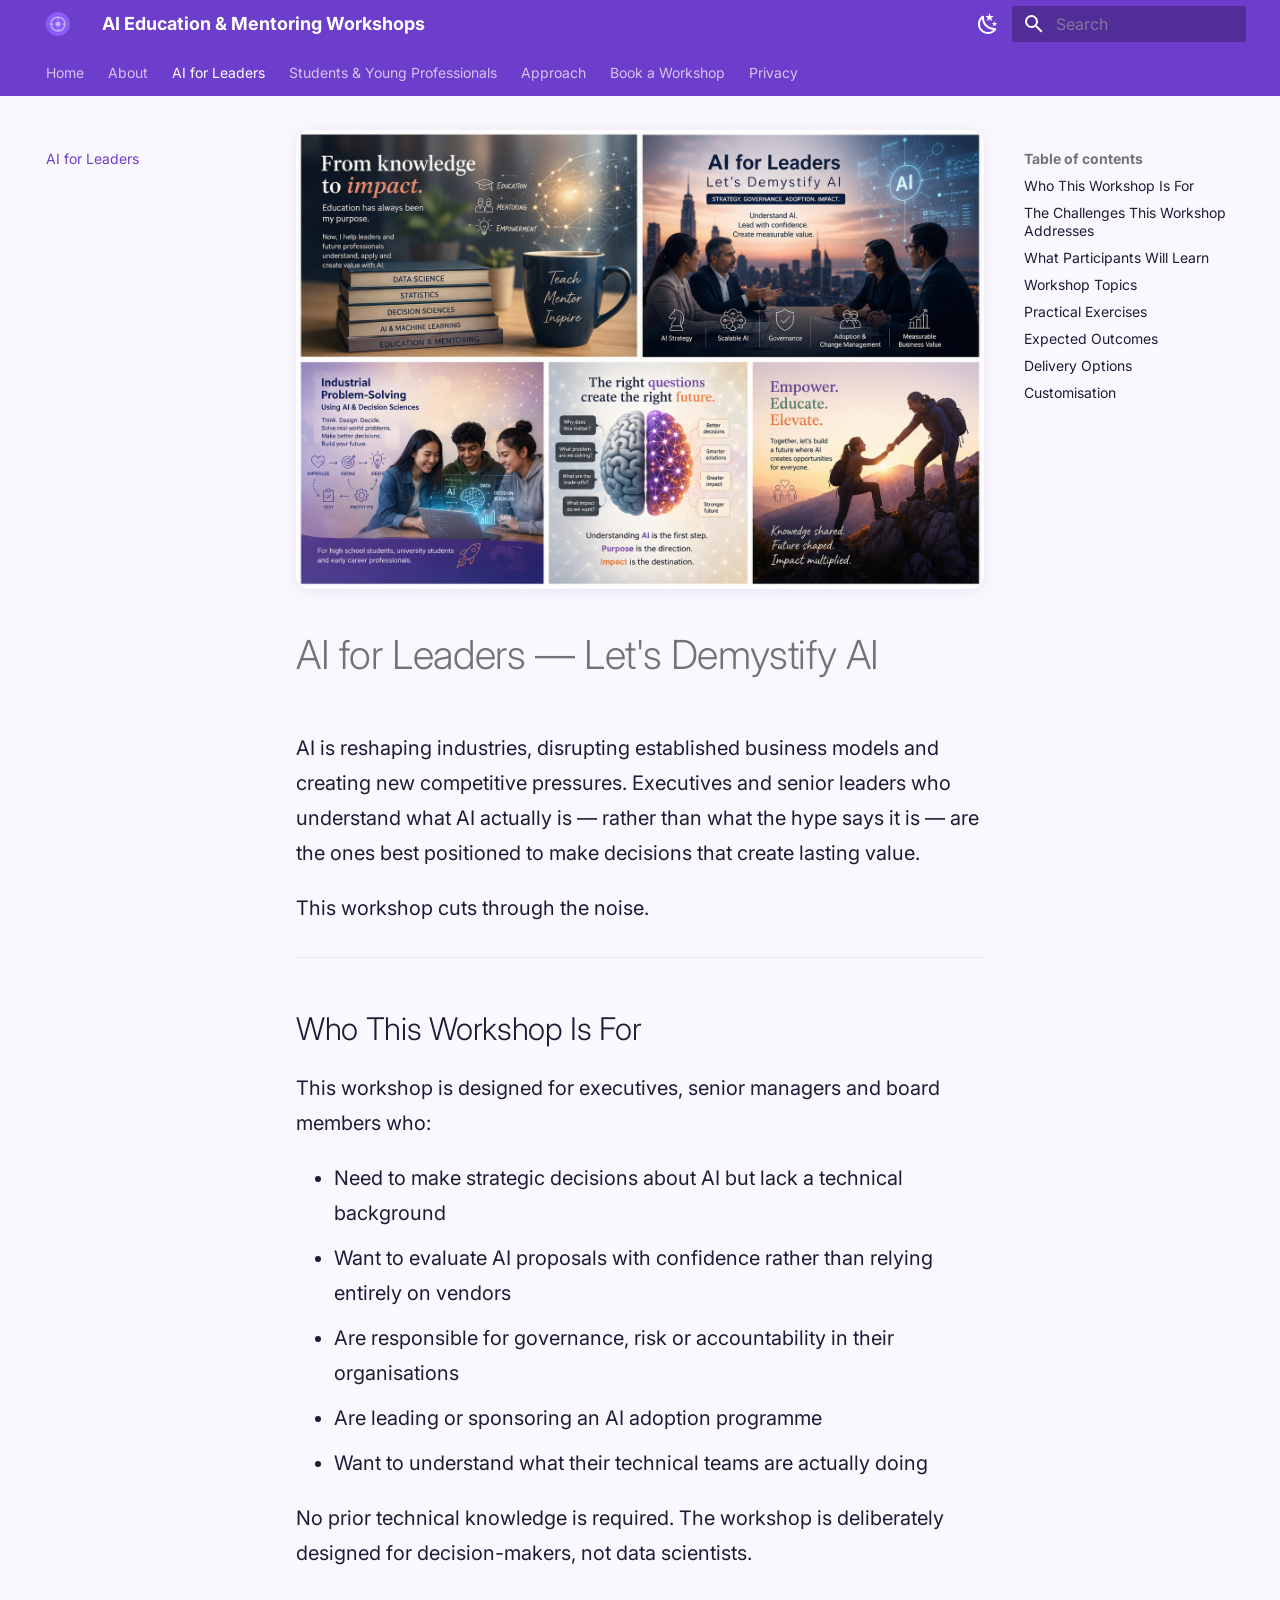
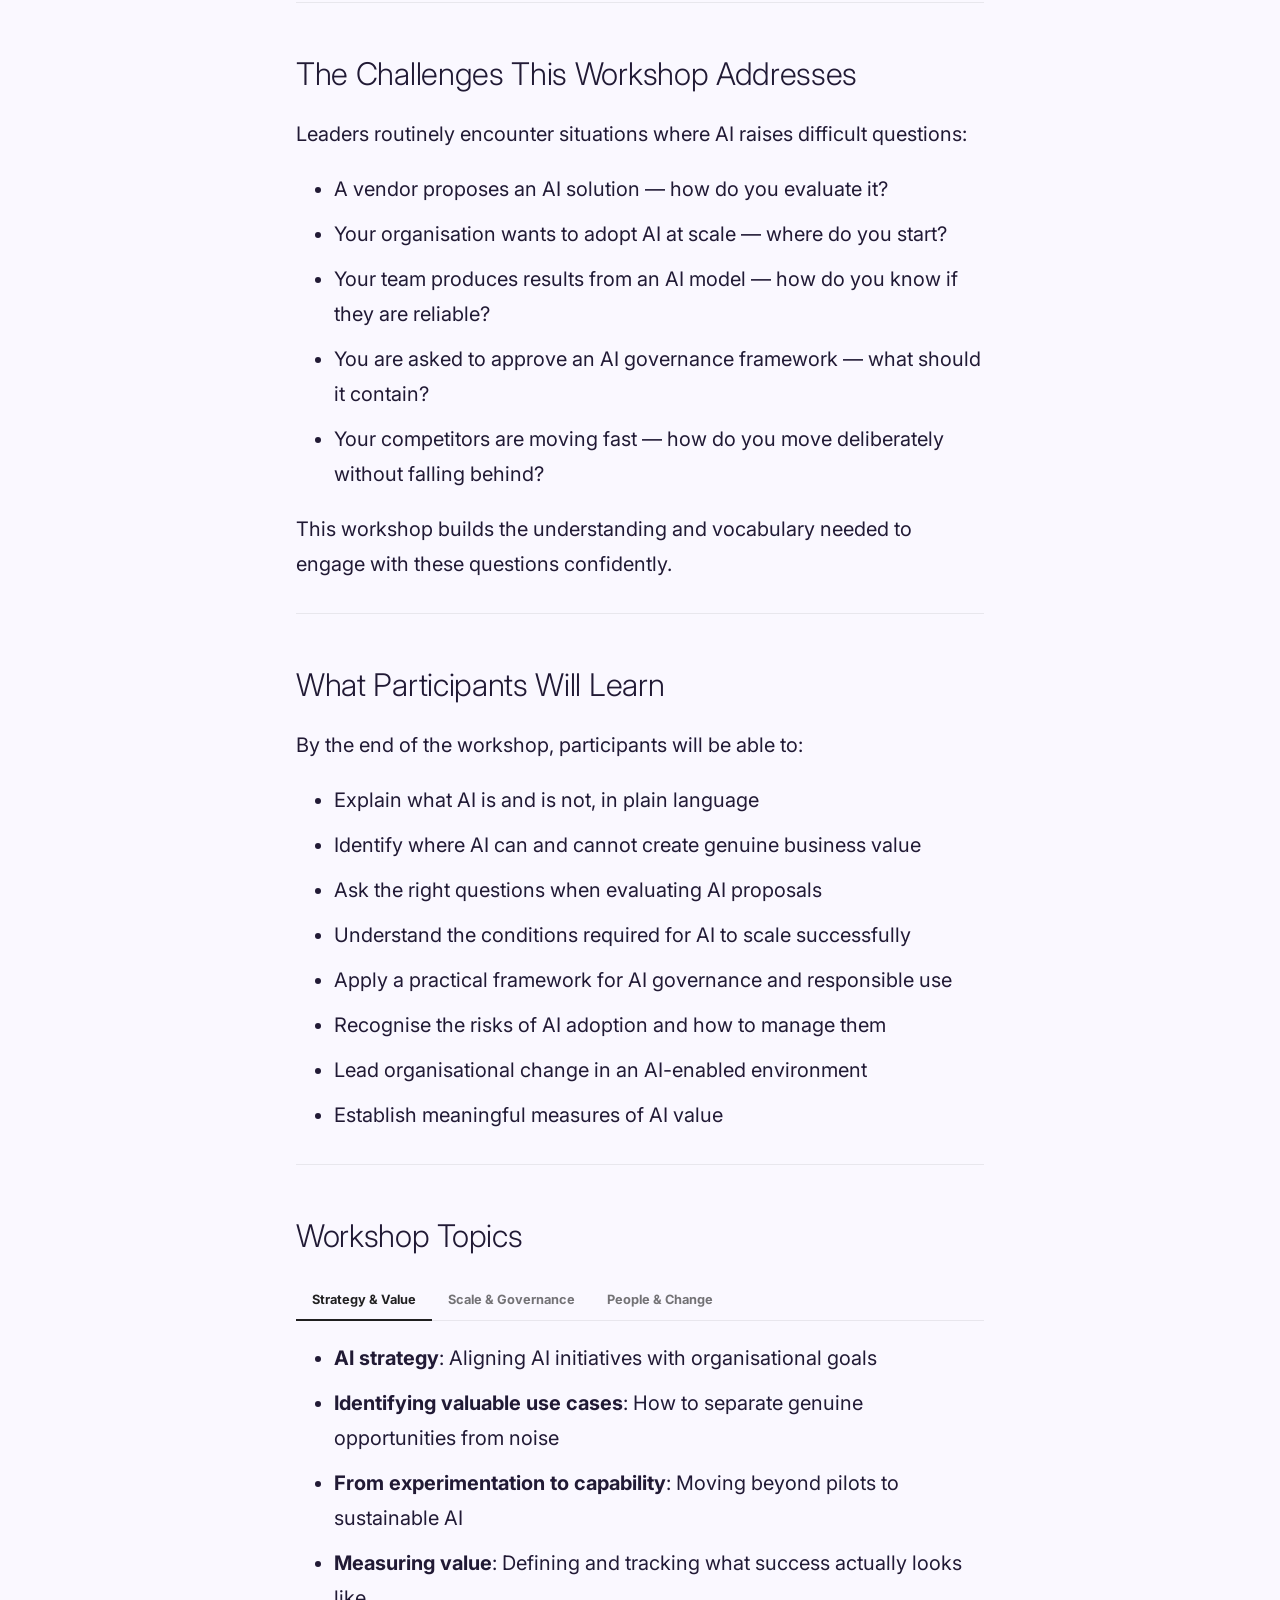
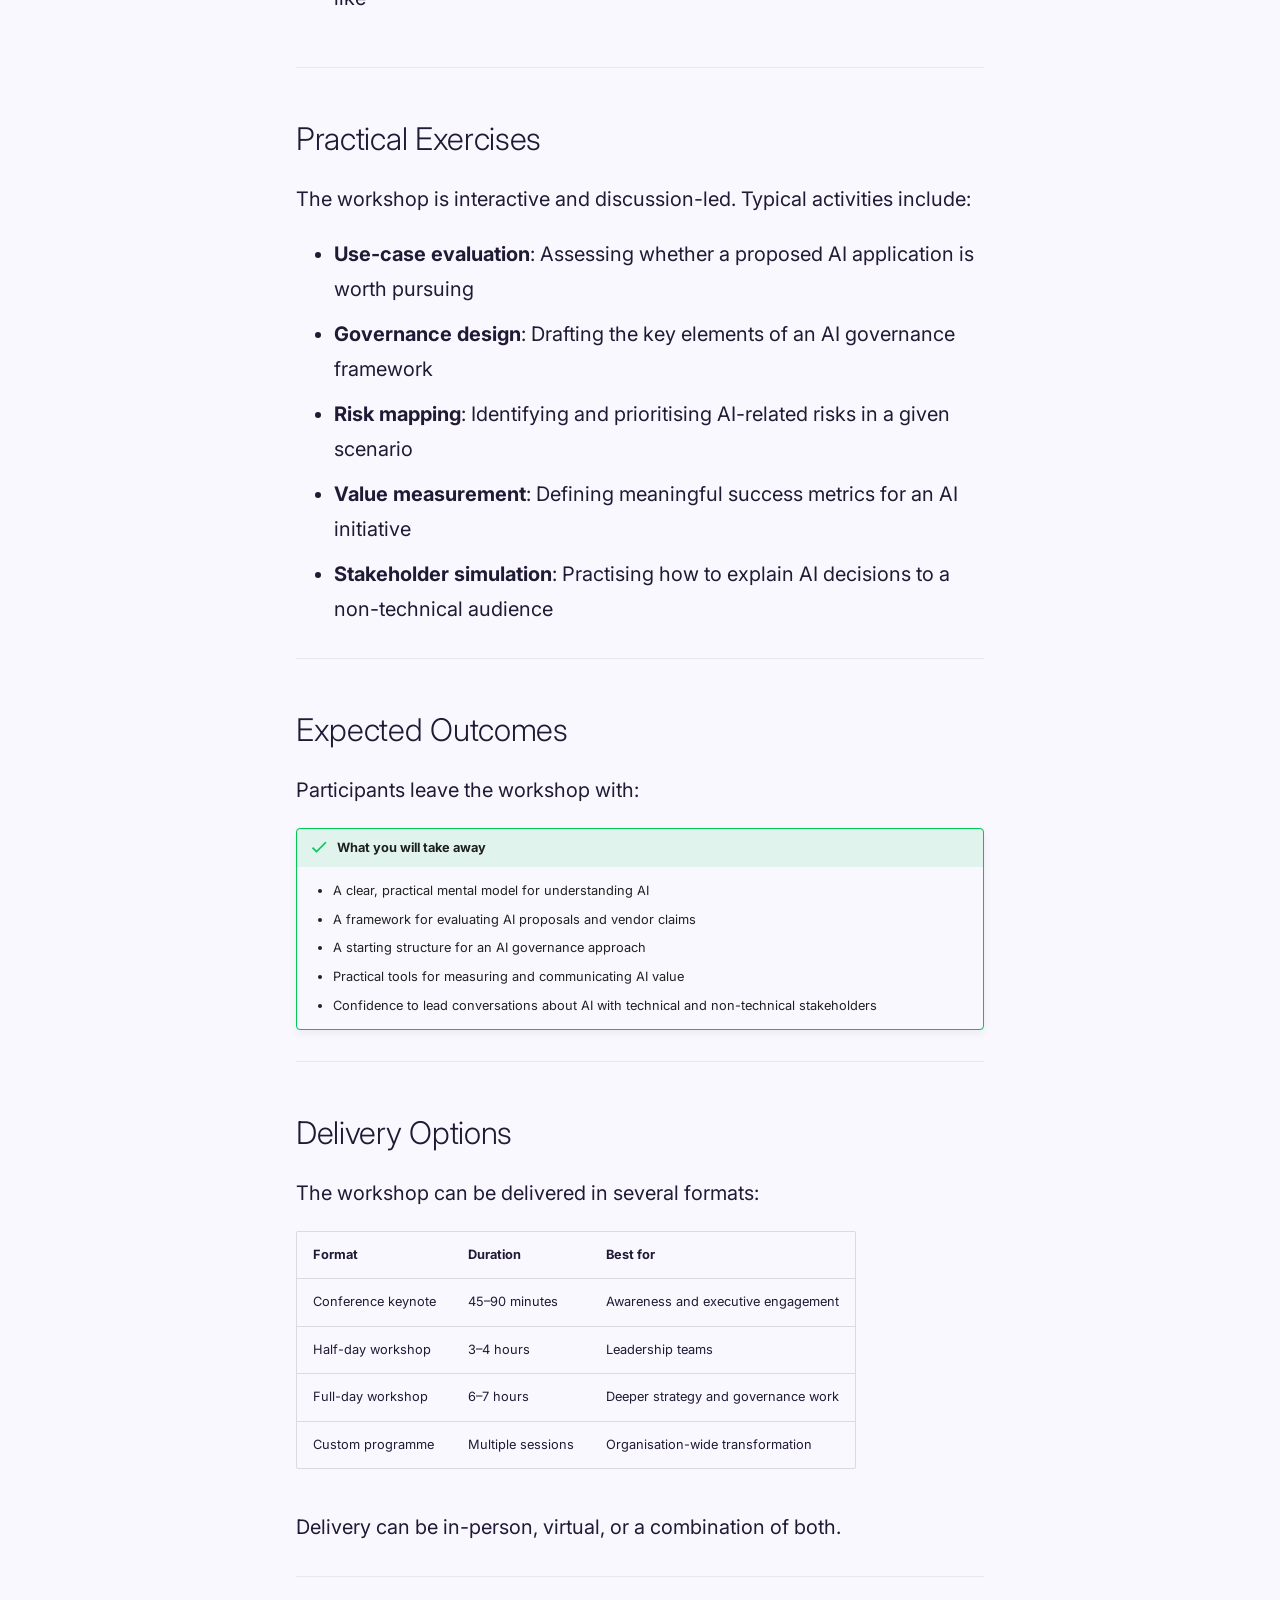
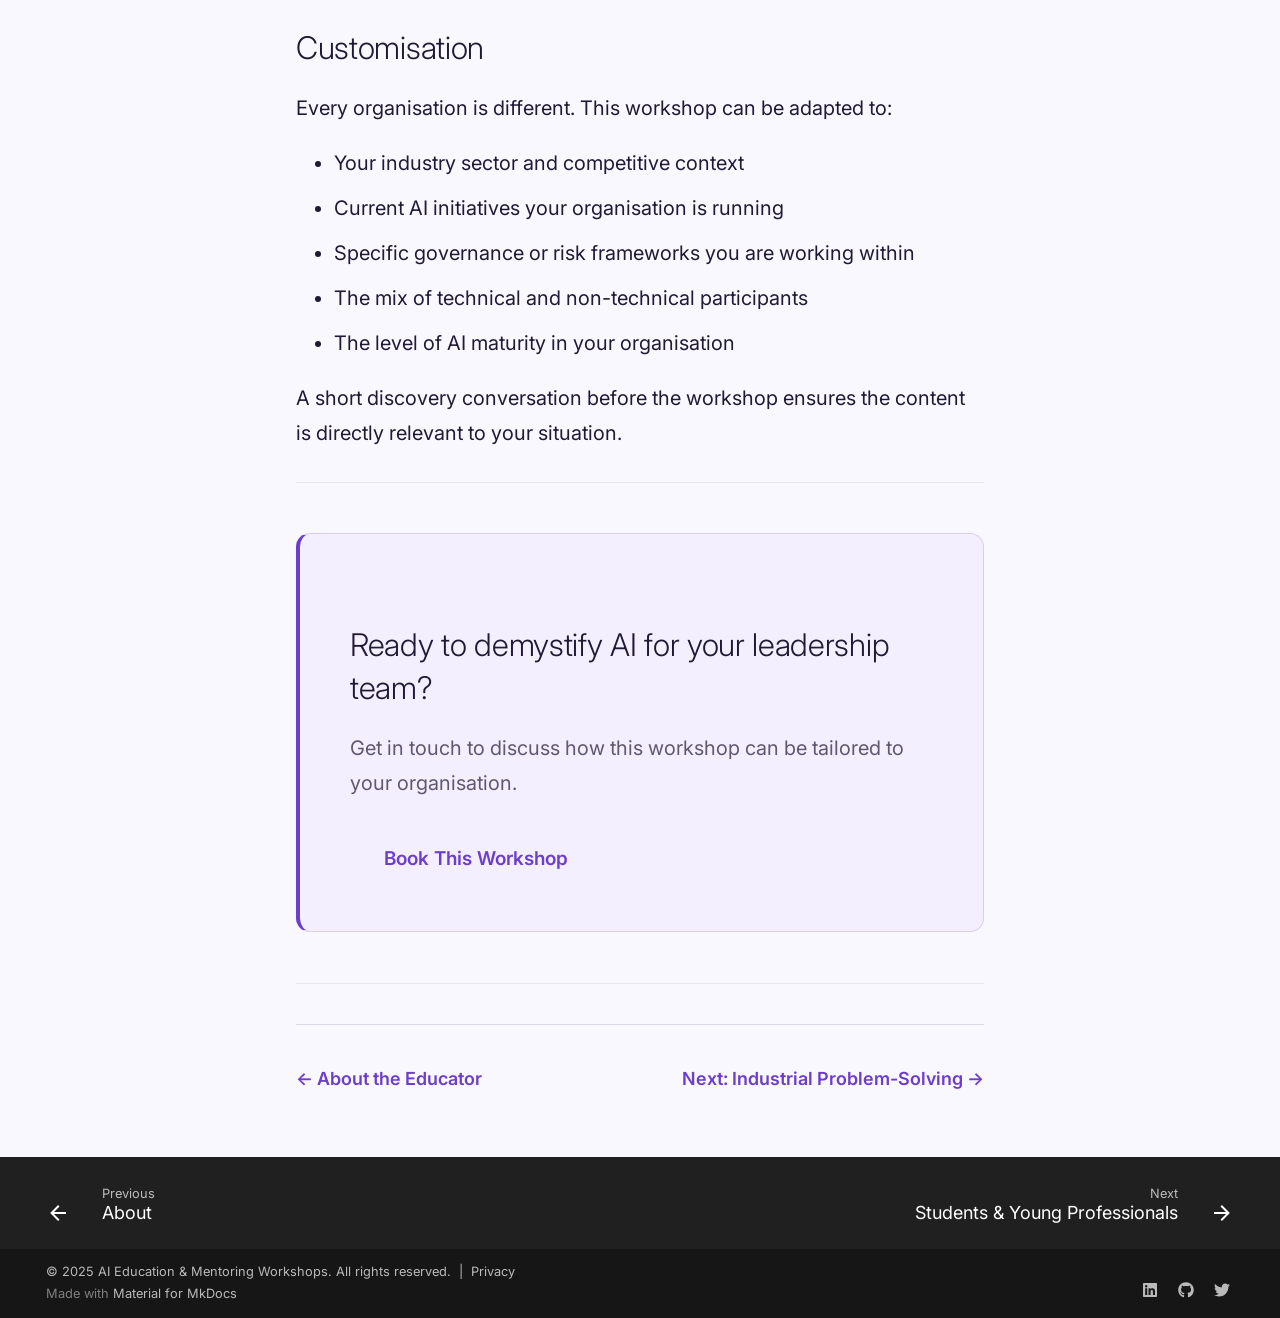
<file: site/ai-for-leaders/index.html>
<!doctype html>
<html lang="en" class="no-js">
  <head>
    
      <meta charset="utf-8">
      <meta name="viewport" content="width=device-width,initial-scale=1">
      
        <meta name="description" content="A practical workshop for executives and business leaders: AI strategy, governance, responsible use, adoption and measurable business value.">
      
      
        <meta name="author" content="Codess-Aus">
      
      
      
        <link rel="prev" href="../about/">
      
      
        <link rel="next" href="../industrial-problem-solving/">
      
      
        
      
      
      <link rel="icon" href="../assets/images/site-icon.svg">
      <meta name="generator" content="mkdocs-1.6.1, mkdocs-material-9.7.7">
    
    
      
        <title>AI for Leaders — Let's Demystify AI - AI Education & Mentoring Workshops</title>
      
    
    
      <link rel="stylesheet" href="../assets/stylesheets/main.ec1eaa64.min.css">
      
        
        <link rel="stylesheet" href="../assets/stylesheets/palette.ab4e12ef.min.css">
      
      


    
    
      
    
    
      
        
        
        <link rel="preconnect" href="https://fonts.gstatic.com" crossorigin>
        <link rel="stylesheet" href="https://fonts.googleapis.com/css?family=Inter:300,300i,400,400i,700,700i%7CRoboto+Mono:400,400i,700,700i&display=fallback">
        <style>:root{--md-text-font:"Inter";--md-code-font:"Roboto Mono"}</style>
      
    
    
      <link rel="stylesheet" href="../assets/stylesheets/extra.css">
    
    <script>__md_scope=new URL("..",location),__md_hash=e=>[...e].reduce(((e,_)=>(e<<5)-e+_.charCodeAt(0)),0),__md_get=(e,_=localStorage,t=__md_scope)=>JSON.parse(_.getItem(t.pathname+"."+e)),__md_set=(e,_,t=localStorage,a=__md_scope)=>{try{t.setItem(a.pathname+"."+e,JSON.stringify(_))}catch(e){}}</script>
    
      

    
    
  </head>
  
  
    
    
      
    
    
    
    
    <body dir="ltr" data-md-color-scheme="slate" data-md-color-primary="custom" data-md-color-accent="custom">
  
    
    <input class="md-toggle" data-md-toggle="drawer" type="checkbox" id="__drawer" autocomplete="off">
    <input class="md-toggle" data-md-toggle="search" type="checkbox" id="__search" autocomplete="off">
    <label class="md-overlay" for="__drawer"></label>
    <div data-md-component="skip">
      
        
        <a href="#ai-for-leaders-lets-demystify-ai" class="md-skip">
          Skip to content
        </a>
      
    </div>
    <div data-md-component="announce">
      
    </div>
    
    
      

<header class="md-header" data-md-component="header">
  <nav class="md-header__inner md-grid" aria-label="Header">
    <a href=".." title="AI Education &amp; Mentoring Workshops" class="md-header__button md-logo" aria-label="AI Education & Mentoring Workshops" data-md-component="logo">
      
  <img src="../assets/images/site-icon.svg" alt="logo">

    </a>
    <label class="md-header__button md-icon" for="__drawer">
      
      <svg xmlns="http://www.w3.org/2000/svg" viewBox="0 0 24 24"><path d="M3 6h18v2H3zm0 5h18v2H3zm0 5h18v2H3z"/></svg>
    </label>
    <div class="md-header__title" data-md-component="header-title">
      <div class="md-header__ellipsis">
        <div class="md-header__topic">
          <span class="md-ellipsis">
            AI Education & Mentoring Workshops
          </span>
        </div>
        <div class="md-header__topic" data-md-component="header-topic">
          <span class="md-ellipsis">
            
              AI for Leaders — Let's Demystify AI
            
          </span>
        </div>
      </div>
    </div>
    
      
        <form class="md-header__option" data-md-component="palette">
  
    
    
    
    <input class="md-option" data-md-color-media="(prefers-color-scheme: dark)" data-md-color-scheme="slate" data-md-color-primary="custom" data-md-color-accent="custom"  aria-label="Switch to light mode"  type="radio" name="__palette" id="__palette_0">
    
      <label class="md-header__button md-icon" title="Switch to light mode" for="__palette_1" hidden>
        <svg xmlns="http://www.w3.org/2000/svg" viewBox="0 0 24 24"><path d="M12 7a5 5 0 0 1 5 5 5 5 0 0 1-5 5 5 5 0 0 1-5-5 5 5 0 0 1 5-5m0 2a3 3 0 0 0-3 3 3 3 0 0 0 3 3 3 3 0 0 0 3-3 3 3 0 0 0-3-3m0-7 2.39 3.42C13.65 5.15 12.84 5 12 5s-1.65.15-2.39.42zM3.34 7l4.16-.35A7.2 7.2 0 0 0 5.94 8.5c-.44.74-.69 1.5-.83 2.29zm.02 10 1.76-3.77a7.131 7.131 0 0 0 2.38 4.14zM20.65 7l-1.77 3.79a7.02 7.02 0 0 0-2.38-4.15zm-.01 10-4.14.36c.59-.51 1.12-1.14 1.54-1.86.42-.73.69-1.5.83-2.29zM12 22l-2.41-3.44c.74.27 1.55.44 2.41.44.82 0 1.63-.17 2.37-.44z"/></svg>
      </label>
    
  
    
    
    
    <input class="md-option" data-md-color-media="(prefers-color-scheme: light)" data-md-color-scheme="default" data-md-color-primary="custom" data-md-color-accent="custom"  aria-label="Switch to dark mode"  type="radio" name="__palette" id="__palette_1">
    
      <label class="md-header__button md-icon" title="Switch to dark mode" for="__palette_0" hidden>
        <svg xmlns="http://www.w3.org/2000/svg" viewBox="0 0 24 24"><path d="m17.75 4.09-2.53 1.94.91 3.06-2.63-1.81-2.63 1.81.91-3.06-2.53-1.94L12.44 4l1.06-3 1.06 3zm3.5 6.91-1.64 1.25.59 1.98-1.7-1.17-1.7 1.17.59-1.98L15.75 11l2.06-.05L18.5 9l.69 1.95zm-2.28 4.95c.83-.08 1.72 1.1 1.19 1.85-.32.45-.66.87-1.08 1.27C15.17 23 8.84 23 4.94 19.07c-3.91-3.9-3.91-10.24 0-14.14.4-.4.82-.76 1.27-1.08.75-.53 1.93.36 1.85 1.19-.27 2.86.69 5.83 2.89 8.02a9.96 9.96 0 0 0 8.02 2.89m-1.64 2.02a12.08 12.08 0 0 1-7.8-3.47c-2.17-2.19-3.33-5-3.49-7.82-2.81 3.14-2.7 7.96.31 10.98 3.02 3.01 7.84 3.12 10.98.31"/></svg>
      </label>
    
  
</form>
      
    
    
      <script>var palette=__md_get("__palette");if(palette&&palette.color){if("(prefers-color-scheme)"===palette.color.media){var media=matchMedia("(prefers-color-scheme: light)"),input=document.querySelector(media.matches?"[data-md-color-media='(prefers-color-scheme: light)']":"[data-md-color-media='(prefers-color-scheme: dark)']");palette.color.media=input.getAttribute("data-md-color-media"),palette.color.scheme=input.getAttribute("data-md-color-scheme"),palette.color.primary=input.getAttribute("data-md-color-primary"),palette.color.accent=input.getAttribute("data-md-color-accent")}for(var[key,value]of Object.entries(palette.color))document.body.setAttribute("data-md-color-"+key,value)}</script>
    
    
    
      
      
        <label class="md-header__button md-icon" for="__search">
          
          <svg xmlns="http://www.w3.org/2000/svg" viewBox="0 0 24 24"><path d="M9.5 3A6.5 6.5 0 0 1 16 9.5c0 1.61-.59 3.09-1.56 4.23l.27.27h.79l5 5-1.5 1.5-5-5v-.79l-.27-.27A6.52 6.52 0 0 1 9.5 16 6.5 6.5 0 0 1 3 9.5 6.5 6.5 0 0 1 9.5 3m0 2C7 5 5 7 5 9.5S7 14 9.5 14 14 12 14 9.5 12 5 9.5 5"/></svg>
        </label>
        <div class="md-search" data-md-component="search" role="dialog">
  <label class="md-search__overlay" for="__search"></label>
  <div class="md-search__inner" role="search">
    <form class="md-search__form" name="search">
      <input type="text" class="md-search__input" name="query" aria-label="Search" placeholder="Search" autocapitalize="off" autocorrect="off" autocomplete="off" spellcheck="false" data-md-component="search-query" required>
      <label class="md-search__icon md-icon" for="__search">
        
        <svg xmlns="http://www.w3.org/2000/svg" viewBox="0 0 24 24"><path d="M9.5 3A6.5 6.5 0 0 1 16 9.5c0 1.61-.59 3.09-1.56 4.23l.27.27h.79l5 5-1.5 1.5-5-5v-.79l-.27-.27A6.52 6.52 0 0 1 9.5 16 6.5 6.5 0 0 1 3 9.5 6.5 6.5 0 0 1 9.5 3m0 2C7 5 5 7 5 9.5S7 14 9.5 14 14 12 14 9.5 12 5 9.5 5"/></svg>
        
        <svg xmlns="http://www.w3.org/2000/svg" viewBox="0 0 24 24"><path d="M20 11v2H8l5.5 5.5-1.42 1.42L4.16 12l7.92-7.92L13.5 5.5 8 11z"/></svg>
      </label>
      <nav class="md-search__options" aria-label="Search">
        
        <button type="reset" class="md-search__icon md-icon" title="Clear" aria-label="Clear" tabindex="-1">
          
          <svg xmlns="http://www.w3.org/2000/svg" viewBox="0 0 24 24"><path d="M19 6.41 17.59 5 12 10.59 6.41 5 5 6.41 10.59 12 5 17.59 6.41 19 12 13.41 17.59 19 19 17.59 13.41 12z"/></svg>
        </button>
      </nav>
      
        <div class="md-search__suggest" data-md-component="search-suggest"></div>
      
    </form>
    <div class="md-search__output">
      <div class="md-search__scrollwrap" tabindex="0" data-md-scrollfix>
        <div class="md-search-result" data-md-component="search-result">
          <div class="md-search-result__meta">
            Initializing search
          </div>
          <ol class="md-search-result__list" role="presentation"></ol>
        </div>
      </div>
    </div>
  </div>
</div>
      
    
    
  </nav>
  
</header>
    
    <div class="md-container" data-md-component="container">
      
      
        
          
            
<nav class="md-tabs" aria-label="Tabs" data-md-component="tabs">
  <div class="md-grid">
    <ul class="md-tabs__list">
      
        
  
  
  
  
    <li class="md-tabs__item">
      <a href=".." class="md-tabs__link">
        
  
  
    
  
  Home

      </a>
    </li>
  

      
        
  
  
  
  
    <li class="md-tabs__item">
      <a href="../about/" class="md-tabs__link">
        
  
  
    
  
  About

      </a>
    </li>
  

      
        
  
  
  
    
  
  
    <li class="md-tabs__item md-tabs__item--active">
      <a href="./" class="md-tabs__link">
        
  
  
    
  
  AI for Leaders

      </a>
    </li>
  

      
        
  
  
  
  
    <li class="md-tabs__item">
      <a href="../industrial-problem-solving/" class="md-tabs__link">
        
  
  
    
  
  Students & Young Professionals

      </a>
    </li>
  

      
        
  
  
  
  
    
    
      <li class="md-tabs__item">
        <a href="../approach/" class="md-tabs__link">
          
  
  
  Approach

        </a>
      </li>
    
  

      
        
  
  
  
  
    <li class="md-tabs__item">
      <a href="../book-a-workshop/" class="md-tabs__link">
        
  
  
    
  
  Book a Workshop

      </a>
    </li>
  

      
        
  
  
  
  
    <li class="md-tabs__item">
      <a href="../privacy/" class="md-tabs__link">
        
  
  
    
  
  Privacy

      </a>
    </li>
  

      
    </ul>
  </div>
</nav>
          
        
      
      <main class="md-main" data-md-component="main">
        <div class="md-main__inner md-grid">
          
            
              
              <div class="md-sidebar md-sidebar--primary" data-md-component="sidebar" data-md-type="navigation" >
                <div class="md-sidebar__scrollwrap">
                  <div class="md-sidebar__inner">
                    


  


<nav class="md-nav md-nav--primary md-nav--lifted" aria-label="Navigation" data-md-level="0">
  <label class="md-nav__title" for="__drawer">
    <a href=".." title="AI Education &amp; Mentoring Workshops" class="md-nav__button md-logo" aria-label="AI Education & Mentoring Workshops" data-md-component="logo">
      
  <img src="../assets/images/site-icon.svg" alt="logo">

    </a>
    AI Education & Mentoring Workshops
  </label>
  
  <ul class="md-nav__list" data-md-scrollfix>
    
      
      
  
  
  
  
    <li class="md-nav__item">
      <a href=".." class="md-nav__link">
        
  
  
  <span class="md-ellipsis">
    
  
    Home
  

    
  </span>
  
  

      </a>
    </li>
  

    
      
      
  
  
  
  
    <li class="md-nav__item">
      <a href="../about/" class="md-nav__link">
        
  
  
  <span class="md-ellipsis">
    
  
    About
  

    
  </span>
  
  

      </a>
    </li>
  

    
      
      
  
  
    
  
  
  
    <li class="md-nav__item md-nav__item--active">
      
      <input class="md-nav__toggle md-toggle" type="checkbox" id="__toc">
      
      
        
      
      
        <label class="md-nav__link md-nav__link--active" for="__toc">
          
  
  
  <span class="md-ellipsis">
    
  
    AI for Leaders
  

    
  </span>
  
  

          <span class="md-nav__icon md-icon"></span>
        </label>
      
      <a href="./" class="md-nav__link md-nav__link--active">
        
  
  
  <span class="md-ellipsis">
    
  
    AI for Leaders
  

    
  </span>
  
  

      </a>
      
        

<nav class="md-nav md-nav--secondary" aria-label="Table of contents">
  
  
  
    
  
  
    <label class="md-nav__title" for="__toc">
      <span class="md-nav__icon md-icon"></span>
      Table of contents
    </label>
    <ul class="md-nav__list" data-md-component="toc" data-md-scrollfix>
      
        <li class="md-nav__item">
  <a href="#who-this-workshop-is-for" class="md-nav__link">
    <span class="md-ellipsis">
      
        Who This Workshop Is For
      
    </span>
  </a>
  
</li>
      
        <li class="md-nav__item">
  <a href="#the-challenges-this-workshop-addresses" class="md-nav__link">
    <span class="md-ellipsis">
      
        The Challenges This Workshop Addresses
      
    </span>
  </a>
  
</li>
      
        <li class="md-nav__item">
  <a href="#what-participants-will-learn" class="md-nav__link">
    <span class="md-ellipsis">
      
        What Participants Will Learn
      
    </span>
  </a>
  
</li>
      
        <li class="md-nav__item">
  <a href="#workshop-topics" class="md-nav__link">
    <span class="md-ellipsis">
      
        Workshop Topics
      
    </span>
  </a>
  
</li>
      
        <li class="md-nav__item">
  <a href="#practical-exercises" class="md-nav__link">
    <span class="md-ellipsis">
      
        Practical Exercises
      
    </span>
  </a>
  
</li>
      
        <li class="md-nav__item">
  <a href="#expected-outcomes" class="md-nav__link">
    <span class="md-ellipsis">
      
        Expected Outcomes
      
    </span>
  </a>
  
</li>
      
        <li class="md-nav__item">
  <a href="#delivery-options" class="md-nav__link">
    <span class="md-ellipsis">
      
        Delivery Options
      
    </span>
  </a>
  
</li>
      
        <li class="md-nav__item">
  <a href="#customisation" class="md-nav__link">
    <span class="md-ellipsis">
      
        Customisation
      
    </span>
  </a>
  
</li>
      
    </ul>
  
</nav>
      
    </li>
  

    
      
      
  
  
  
  
    <li class="md-nav__item">
      <a href="../industrial-problem-solving/" class="md-nav__link">
        
  
  
  <span class="md-ellipsis">
    
  
    Students & Young Professionals
  

    
  </span>
  
  

      </a>
    </li>
  

    
      
      
  
  
  
  
    
    
    
    
      
      
        
      
    
    
    <li class="md-nav__item md-nav__item--nested">
      
        
        
        <input class="md-nav__toggle md-toggle " type="checkbox" id="__nav_5" >
        
          
          <label class="md-nav__link" for="__nav_5" id="__nav_5_label" tabindex="0">
            
  
  
  <span class="md-ellipsis">
    
  
    Approach
  

    
  </span>
  
  

            <span class="md-nav__icon md-icon"></span>
          </label>
        
        <nav class="md-nav" data-md-level="1" aria-labelledby="__nav_5_label" aria-expanded="false">
          <label class="md-nav__title" for="__nav_5">
            <span class="md-nav__icon md-icon"></span>
            
  
    Approach
  

          </label>
          <ul class="md-nav__list" data-md-scrollfix>
            
              
                
  
  
  
  
    <li class="md-nav__item">
      <a href="../approach/" class="md-nav__link">
        
  
  
  <span class="md-ellipsis">
    
  
    Teaching Approach
  

    
  </span>
  
  

      </a>
    </li>
  

              
            
              
                
  
  
  
  
    <li class="md-nav__item">
      <a href="../philosophy/" class="md-nav__link">
        
  
  
  <span class="md-ellipsis">
    
  
    Philosophy
  

    
  </span>
  
  

      </a>
    </li>
  

              
            
          </ul>
        </nav>
      
    </li>
  

    
      
      
  
  
  
  
    <li class="md-nav__item">
      <a href="../book-a-workshop/" class="md-nav__link">
        
  
  
  <span class="md-ellipsis">
    
  
    Book a Workshop
  

    
  </span>
  
  

      </a>
    </li>
  

    
      
      
  
  
  
  
    <li class="md-nav__item">
      <a href="../privacy/" class="md-nav__link">
        
  
  
  <span class="md-ellipsis">
    
  
    Privacy
  

    
  </span>
  
  

      </a>
    </li>
  

    
  </ul>
</nav>
                  </div>
                </div>
              </div>
            
            
              
              <div class="md-sidebar md-sidebar--secondary" data-md-component="sidebar" data-md-type="toc" >
                <div class="md-sidebar__scrollwrap">
                  <div class="md-sidebar__inner">
                    

<nav class="md-nav md-nav--secondary" aria-label="Table of contents">
  
  
  
    
  
  
    <label class="md-nav__title" for="__toc">
      <span class="md-nav__icon md-icon"></span>
      Table of contents
    </label>
    <ul class="md-nav__list" data-md-component="toc" data-md-scrollfix>
      
        <li class="md-nav__item">
  <a href="#who-this-workshop-is-for" class="md-nav__link">
    <span class="md-ellipsis">
      
        Who This Workshop Is For
      
    </span>
  </a>
  
</li>
      
        <li class="md-nav__item">
  <a href="#the-challenges-this-workshop-addresses" class="md-nav__link">
    <span class="md-ellipsis">
      
        The Challenges This Workshop Addresses
      
    </span>
  </a>
  
</li>
      
        <li class="md-nav__item">
  <a href="#what-participants-will-learn" class="md-nav__link">
    <span class="md-ellipsis">
      
        What Participants Will Learn
      
    </span>
  </a>
  
</li>
      
        <li class="md-nav__item">
  <a href="#workshop-topics" class="md-nav__link">
    <span class="md-ellipsis">
      
        Workshop Topics
      
    </span>
  </a>
  
</li>
      
        <li class="md-nav__item">
  <a href="#practical-exercises" class="md-nav__link">
    <span class="md-ellipsis">
      
        Practical Exercises
      
    </span>
  </a>
  
</li>
      
        <li class="md-nav__item">
  <a href="#expected-outcomes" class="md-nav__link">
    <span class="md-ellipsis">
      
        Expected Outcomes
      
    </span>
  </a>
  
</li>
      
        <li class="md-nav__item">
  <a href="#delivery-options" class="md-nav__link">
    <span class="md-ellipsis">
      
        Delivery Options
      
    </span>
  </a>
  
</li>
      
        <li class="md-nav__item">
  <a href="#customisation" class="md-nav__link">
    <span class="md-ellipsis">
      
        Customisation
      
    </span>
  </a>
  
</li>
      
    </ul>
  
</nav>
                  </div>
                </div>
              </div>
            
          
          
            <div class="md-content" data-md-component="content">
              
              <article class="md-content__inner md-typeset">
                
                  



<div class="chapter-hero">
  <img
    src="../assets/images/ai-for-leaders.png"
    alt="Business leaders engaged in a strategic discussion about AI"
    loading="eager"
    class="chapter-hero__img"
  >
</div>

<h1 id="ai-for-leaders-lets-demystify-ai">AI for Leaders — Let's Demystify AI<a class="headerlink" href="#ai-for-leaders-lets-demystify-ai" title="Permanent link">&para;</a></h1>
<p>AI is reshaping industries, disrupting established business models and creating
new competitive pressures. Executives and senior leaders who understand what AI
actually is — rather than what the hype says it is — are the ones best positioned
to make decisions that create lasting value.</p>
<p>This workshop cuts through the noise.</p>
<hr />
<h2 id="who-this-workshop-is-for">Who This Workshop Is For<a class="headerlink" href="#who-this-workshop-is-for" title="Permanent link">&para;</a></h2>
<p>This workshop is designed for executives, senior managers and board members who:</p>
<ul>
<li>Need to make strategic decisions about AI but lack a technical background</li>
<li>Want to evaluate AI proposals with confidence rather than relying entirely on vendors</li>
<li>Are responsible for governance, risk or accountability in their organisations</li>
<li>Are leading or sponsoring an AI adoption programme</li>
<li>Want to understand what their technical teams are actually doing</li>
</ul>
<p>No prior technical knowledge is required. The workshop is deliberately designed
for decision-makers, not data scientists.</p>
<hr />
<h2 id="the-challenges-this-workshop-addresses">The Challenges This Workshop Addresses<a class="headerlink" href="#the-challenges-this-workshop-addresses" title="Permanent link">&para;</a></h2>
<p>Leaders routinely encounter situations where AI raises difficult questions:</p>
<ul>
<li>A vendor proposes an AI solution — how do you evaluate it?</li>
<li>Your organisation wants to adopt AI at scale — where do you start?</li>
<li>Your team produces results from an AI model — how do you know if they are reliable?</li>
<li>You are asked to approve an AI governance framework — what should it contain?</li>
<li>Your competitors are moving fast — how do you move deliberately without falling behind?</li>
</ul>
<p>This workshop builds the understanding and vocabulary needed to engage with these
questions confidently.</p>
<hr />
<h2 id="what-participants-will-learn">What Participants Will Learn<a class="headerlink" href="#what-participants-will-learn" title="Permanent link">&para;</a></h2>
<p>By the end of the workshop, participants will be able to:</p>
<ul>
<li>Explain what AI is and is not, in plain language</li>
<li>Identify where AI can and cannot create genuine business value</li>
<li>Ask the right questions when evaluating AI proposals</li>
<li>Understand the conditions required for AI to scale successfully</li>
<li>Apply a practical framework for AI governance and responsible use</li>
<li>Recognise the risks of AI adoption and how to manage them</li>
<li>Lead organisational change in an AI-enabled environment</li>
<li>Establish meaningful measures of AI value</li>
</ul>
<hr />
<h2 id="workshop-topics">Workshop Topics<a class="headerlink" href="#workshop-topics" title="Permanent link">&para;</a></h2>
<div class="tabbed-set tabbed-alternate" data-tabs="1:3"><input checked="checked" id="__tabbed_1_1" name="__tabbed_1" type="radio" /><input id="__tabbed_1_2" name="__tabbed_1" type="radio" /><input id="__tabbed_1_3" name="__tabbed_1" type="radio" /><div class="tabbed-labels"><label for="__tabbed_1_1">Strategy &amp; Value</label><label for="__tabbed_1_2">Scale &amp; Governance</label><label for="__tabbed_1_3">People &amp; Change</label></div>
<div class="tabbed-content">
<div class="tabbed-block">
<ul>
<li><strong>AI strategy</strong>: Aligning AI initiatives with organisational goals</li>
<li><strong>Identifying valuable use cases</strong>: How to separate genuine opportunities from noise</li>
<li><strong>From experimentation to capability</strong>: Moving beyond pilots to sustainable AI</li>
<li><strong>Measuring value</strong>: Defining and tracking what success actually looks like</li>
</ul>
</div>
<div class="tabbed-block">
<ul>
<li><strong>Scalable AI</strong>: The conditions that allow AI to grow safely and effectively</li>
<li><strong>Governance frameworks</strong>: Roles, responsibilities and decision rights</li>
<li><strong>Risk and accountability</strong>: Understanding and managing what can go wrong</li>
<li><strong>Responsible AI</strong>: Fairness, transparency, privacy and the limits of automation</li>
</ul>
</div>
<div class="tabbed-block">
<ul>
<li><strong>Adoption</strong>: Why AI initiatives fail and how to avoid common traps</li>
<li><strong>Organisational readiness</strong>: Assessing your team, data and infrastructure</li>
<li><strong>Change management</strong>: Bringing people along rather than imposing change</li>
<li><strong>Building internal capability</strong>: Moving from dependence to competence</li>
</ul>
</div>
</div>
</div>
<hr />
<h2 id="practical-exercises">Practical Exercises<a class="headerlink" href="#practical-exercises" title="Permanent link">&para;</a></h2>
<p>The workshop is interactive and discussion-led. Typical activities include:</p>
<ul>
<li><strong>Use-case evaluation</strong>: Assessing whether a proposed AI application is worth pursuing</li>
<li><strong>Governance design</strong>: Drafting the key elements of an AI governance framework</li>
<li><strong>Risk mapping</strong>: Identifying and prioritising AI-related risks in a given scenario</li>
<li><strong>Value measurement</strong>: Defining meaningful success metrics for an AI initiative</li>
<li><strong>Stakeholder simulation</strong>: Practising how to explain AI decisions to a non-technical audience</li>
</ul>
<hr />
<h2 id="expected-outcomes">Expected Outcomes<a class="headerlink" href="#expected-outcomes" title="Permanent link">&para;</a></h2>
<p>Participants leave the workshop with:</p>
<div class="admonition success">
<p class="admonition-title">What you will take away</p>
<ul>
<li>A clear, practical mental model for understanding AI</li>
<li>A framework for evaluating AI proposals and vendor claims</li>
<li>A starting structure for an AI governance approach</li>
<li>Practical tools for measuring and communicating AI value</li>
<li>Confidence to lead conversations about AI with technical and non-technical stakeholders</li>
</ul>
</div>
<hr />
<h2 id="delivery-options">Delivery Options<a class="headerlink" href="#delivery-options" title="Permanent link">&para;</a></h2>
<p>The workshop can be delivered in several formats:</p>
<table>
<thead>
<tr>
<th>Format</th>
<th>Duration</th>
<th>Best for</th>
</tr>
</thead>
<tbody>
<tr>
<td>Conference keynote</td>
<td>45–90 minutes</td>
<td>Awareness and executive engagement</td>
</tr>
<tr>
<td>Half-day workshop</td>
<td>3–4 hours</td>
<td>Leadership teams</td>
</tr>
<tr>
<td>Full-day workshop</td>
<td>6–7 hours</td>
<td>Deeper strategy and governance work</td>
</tr>
<tr>
<td>Custom programme</td>
<td>Multiple sessions</td>
<td>Organisation-wide transformation</td>
</tr>
</tbody>
</table>
<p>Delivery can be in-person, virtual, or a combination of both.</p>
<hr />
<h2 id="customisation">Customisation<a class="headerlink" href="#customisation" title="Permanent link">&para;</a></h2>
<p>Every organisation is different. This workshop can be adapted to:</p>
<ul>
<li>Your industry sector and competitive context</li>
<li>Current AI initiatives your organisation is running</li>
<li>Specific governance or risk frameworks you are working within</li>
<li>The mix of technical and non-technical participants</li>
<li>The level of AI maturity in your organisation</li>
</ul>
<p>A short discovery conversation before the workshop ensures the content is
directly relevant to your situation.</p>
<hr />
<div class="cta-panel">
  <h2 class="cta-panel__heading">Ready to demystify AI for your leadership team?</h2>
  <p>Get in touch to discuss how this workshop can be tailored to your organisation.</p>
  <a href="../book-a-workshop/" class="btn btn-primary">Book This Workshop</a>
</div>

<hr />
<div class="chapter-nav">
  <a href="../about/" class="chapter-nav__prev">← About the Educator</a>
  <a href="../industrial-problem-solving/" class="chapter-nav__next">Next: Industrial Problem-Solving →</a>
</div>







  
  






                
              </article>
            </div>
          
          
<script>var target=document.getElementById(location.hash.slice(1));target&&target.name&&(target.checked=target.name.startsWith("__tabbed_"))</script>
        </div>
        
          <button type="button" class="md-top md-icon" data-md-component="top" hidden>
  
  <svg xmlns="http://www.w3.org/2000/svg" viewBox="0 0 24 24"><path d="M13 20h-2V8l-5.5 5.5-1.42-1.42L12 4.16l7.92 7.92-1.42 1.42L13 8z"/></svg>
  Back to top
</button>
        
      </main>
      
        <footer class="md-footer">
  
    
      
      <nav class="md-footer__inner md-grid" aria-label="Footer" >
        
          
          <a href="../about/" class="md-footer__link md-footer__link--prev" aria-label="Previous: About">
            <div class="md-footer__button md-icon">
              
              <svg xmlns="http://www.w3.org/2000/svg" viewBox="0 0 24 24"><path d="M20 11v2H8l5.5 5.5-1.42 1.42L4.16 12l7.92-7.92L13.5 5.5 8 11z"/></svg>
            </div>
            <div class="md-footer__title">
              <span class="md-footer__direction">
                Previous
              </span>
              <div class="md-ellipsis">
                About
              </div>
            </div>
          </a>
        
        
          
          <a href="../industrial-problem-solving/" class="md-footer__link md-footer__link--next" aria-label="Next: Students &amp; Young Professionals">
            <div class="md-footer__title">
              <span class="md-footer__direction">
                Next
              </span>
              <div class="md-ellipsis">
                Students & Young Professionals
              </div>
            </div>
            <div class="md-footer__button md-icon">
              
              <svg xmlns="http://www.w3.org/2000/svg" viewBox="0 0 24 24"><path d="M4 11v2h12l-5.5 5.5 1.42 1.42L19.84 12l-7.92-7.92L10.5 5.5 16 11z"/></svg>
            </div>
          </a>
        
      </nav>
    
  
  <div class="md-footer-meta md-typeset">
    <div class="md-footer-meta__inner md-grid">
      <div class="md-copyright">
  
    <div class="md-copyright__highlight">
      &copy; 2025 AI Education &amp; Mentoring Workshops. All rights reserved. &nbsp;|&nbsp; <a href="privacy/">Privacy</a>
    </div>
  
  
    Made with
    <a href="https://squidfunk.github.io/mkdocs-material/" target="_blank" rel="noopener">
      Material for MkDocs
    </a>
  
</div>
      
        
<div class="md-social">
  
    
    
    
    
    <a href="https://linkedin.com/in/placeholder" target="_blank" rel="noopener" title="LinkedIn" class="md-social__link">
      <svg xmlns="http://www.w3.org/2000/svg" viewBox="0 0 448 512"><!--! Font Awesome Free 7.1.0 by @fontawesome - https://fontawesome.com License - https://fontawesome.com/license/free (Icons: CC BY 4.0, Fonts: SIL OFL 1.1, Code: MIT License) Copyright 2025 Fonticons, Inc.--><path d="M416 32H31.9C14.3 32 0 46.5 0 64.3v383.4C0 465.5 14.3 480 31.9 480H416c17.6 0 32-14.5 32-32.3V64.3c0-17.8-14.4-32.3-32-32.3M135.4 416H69V202.2h66.5V416zM102.2 96a38.5 38.5 0 1 1 0 77 38.5 38.5 0 1 1 0-77m282.1 320h-66.4V312c0-24.8-.5-56.7-34.5-56.7-34.6 0-39.9 27-39.9 54.9V416h-66.4V202.2h63.7v29.2h.9c8.9-16.8 30.6-34.5 62.9-34.5 67.2 0 79.7 44.3 79.7 101.9z"/></svg>
    </a>
  
    
    
    
    
    <a href="https://github.com/codess-aus" target="_blank" rel="noopener" title="GitHub" class="md-social__link">
      <svg xmlns="http://www.w3.org/2000/svg" viewBox="0 0 512 512"><!--! Font Awesome Free 7.1.0 by @fontawesome - https://fontawesome.com License - https://fontawesome.com/license/free (Icons: CC BY 4.0, Fonts: SIL OFL 1.1, Code: MIT License) Copyright 2025 Fonticons, Inc.--><path d="M173.9 397.4c0 2-2.3 3.6-5.2 3.6-3.3.3-5.6-1.3-5.6-3.6 0-2 2.3-3.6 5.2-3.6 3-.3 5.6 1.3 5.6 3.6m-31.1-4.5c-.7 2 1.3 4.3 4.3 4.9 2.6 1 5.6 0 6.2-2s-1.3-4.3-4.3-5.2c-2.6-.7-5.5.3-6.2 2.3m44.2-1.7c-2.9.7-4.9 2.6-4.6 4.9.3 2 2.9 3.3 5.9 2.6 2.9-.7 4.9-2.6 4.6-4.6-.3-1.9-3-3.2-5.9-2.9M252.8 8C114.1 8 8 113.3 8 252c0 110.9 69.8 205.8 169.5 239.2 12.8 2.3 17.3-5.6 17.3-12.1 0-6.2-.3-40.4-.3-61.4 0 0-70 15-84.7-29.8 0 0-11.4-29.1-27.8-36.6 0 0-22.9-15.7 1.6-15.4 0 0 24.9 2 38.6 25.8 21.9 38.6 58.6 27.5 72.9 20.9 2.3-16 8.8-27.1 16-33.7-55.9-6.2-112.3-14.3-112.3-110.5 0-27.5 7.6-41.3 23.6-58.9-2.6-6.5-11.1-33.3 2.6-67.9 20.9-6.5 69 27 69 27 20-5.6 41.5-8.5 62.8-8.5s42.8 2.9 62.8 8.5c0 0 48.1-33.6 69-27 13.7 34.7 5.2 61.4 2.6 67.9 16 17.7 25.8 31.5 25.8 58.9 0 96.5-58.9 104.2-114.8 110.5 9.2 7.9 17 22.9 17 46.4 0 33.7-.3 75.4-.3 83.6 0 6.5 4.6 14.4 17.3 12.1C436.2 457.8 504 362.9 504 252 504 113.3 391.5 8 252.8 8M105.2 352.9c-1.3 1-1 3.3.7 5.2 1.6 1.6 3.9 2.3 5.2 1 1.3-1 1-3.3-.7-5.2-1.6-1.6-3.9-2.3-5.2-1m-10.8-8.1c-.7 1.3.3 2.9 2.3 3.9 1.6 1 3.6.7 4.3-.7.7-1.3-.3-2.9-2.3-3.9-2-.6-3.6-.3-4.3.7m32.4 35.6c-1.6 1.3-1 4.3 1.3 6.2 2.3 2.3 5.2 2.6 6.5 1 1.3-1.3.7-4.3-1.3-6.2-2.2-2.3-5.2-2.6-6.5-1m-11.4-14.7c-1.6 1-1.6 3.6 0 5.9s4.3 3.3 5.6 2.3c1.6-1.3 1.6-3.9 0-6.2-1.4-2.3-4-3.3-5.6-2"/></svg>
    </a>
  
    
    
    
    
    <a href="https://twitter.com/placeholder" target="_blank" rel="noopener" title="Twitter / X" class="md-social__link">
      <svg xmlns="http://www.w3.org/2000/svg" viewBox="0 0 512 512"><!--! Font Awesome Free 7.1.0 by @fontawesome - https://fontawesome.com License - https://fontawesome.com/license/free (Icons: CC BY 4.0, Fonts: SIL OFL 1.1, Code: MIT License) Copyright 2025 Fonticons, Inc.--><path d="M459.4 151.7c.3 4.5.3 9.1.3 13.6 0 138.7-105.6 298.6-298.6 298.6-59.5 0-114.7-17.2-161.1-47.1 8.4 1 16.6 1.3 25.3 1.3 49.1 0 94.2-16.6 130.3-44.8-46.1-1-84.8-31.2-98.1-72.8 6.5 1 13 1.6 19.8 1.6 9.4 0 18.8-1.3 27.6-3.6-48.1-9.7-84.1-52-84.1-103v-1.3c14 7.8 30.2 12.7 47.4 13.3-28.3-18.8-46.8-51-46.8-87.4 0-19.5 5.2-37.4 14.3-53C87.4 130.8 165 172.4 252.1 176.9c-1.6-7.8-2.6-15.9-2.6-24C249.5 95.1 296.3 48 354.4 48c30.2 0 57.5 12.7 76.7 33.1 23.7-4.5 46.5-13.3 66.6-25.3-7.8 24.4-24.4 44.8-46.1 57.8 21.1-2.3 41.6-8.1 60.4-16.2-14.3 20.8-32.2 39.3-52.6 54.3"/></svg>
    </a>
  
</div>
      
    </div>
  </div>
</footer>
      
    </div>
    <div class="md-dialog" data-md-component="dialog">
      <div class="md-dialog__inner md-typeset"></div>
    </div>
    
    
    
      
      
      <script id="__config" type="application/json">{"annotate": null, "base": "..", "features": ["navigation.tabs", "navigation.sections", "navigation.top", "navigation.footer", "search.highlight", "search.suggest", "content.code.copy", "toc.follow"], "search": "../assets/javascripts/workers/search.2c215733.min.js", "tags": null, "translations": {"clipboard.copied": "Copied to clipboard", "clipboard.copy": "Copy to clipboard", "search.result.more.one": "1 more on this page", "search.result.more.other": "# more on this page", "search.result.none": "No matching documents", "search.result.one": "1 matching document", "search.result.other": "# matching documents", "search.result.placeholder": "Type to start searching", "search.result.term.missing": "Missing", "select.version": "Select version"}, "version": null}</script>
    
    
      <script src="../assets/javascripts/bundle.d7400e89.min.js"></script>
      
        <script src="../assets/javascripts/extra.js"></script>
      
    
  </body>
</html>
</file>
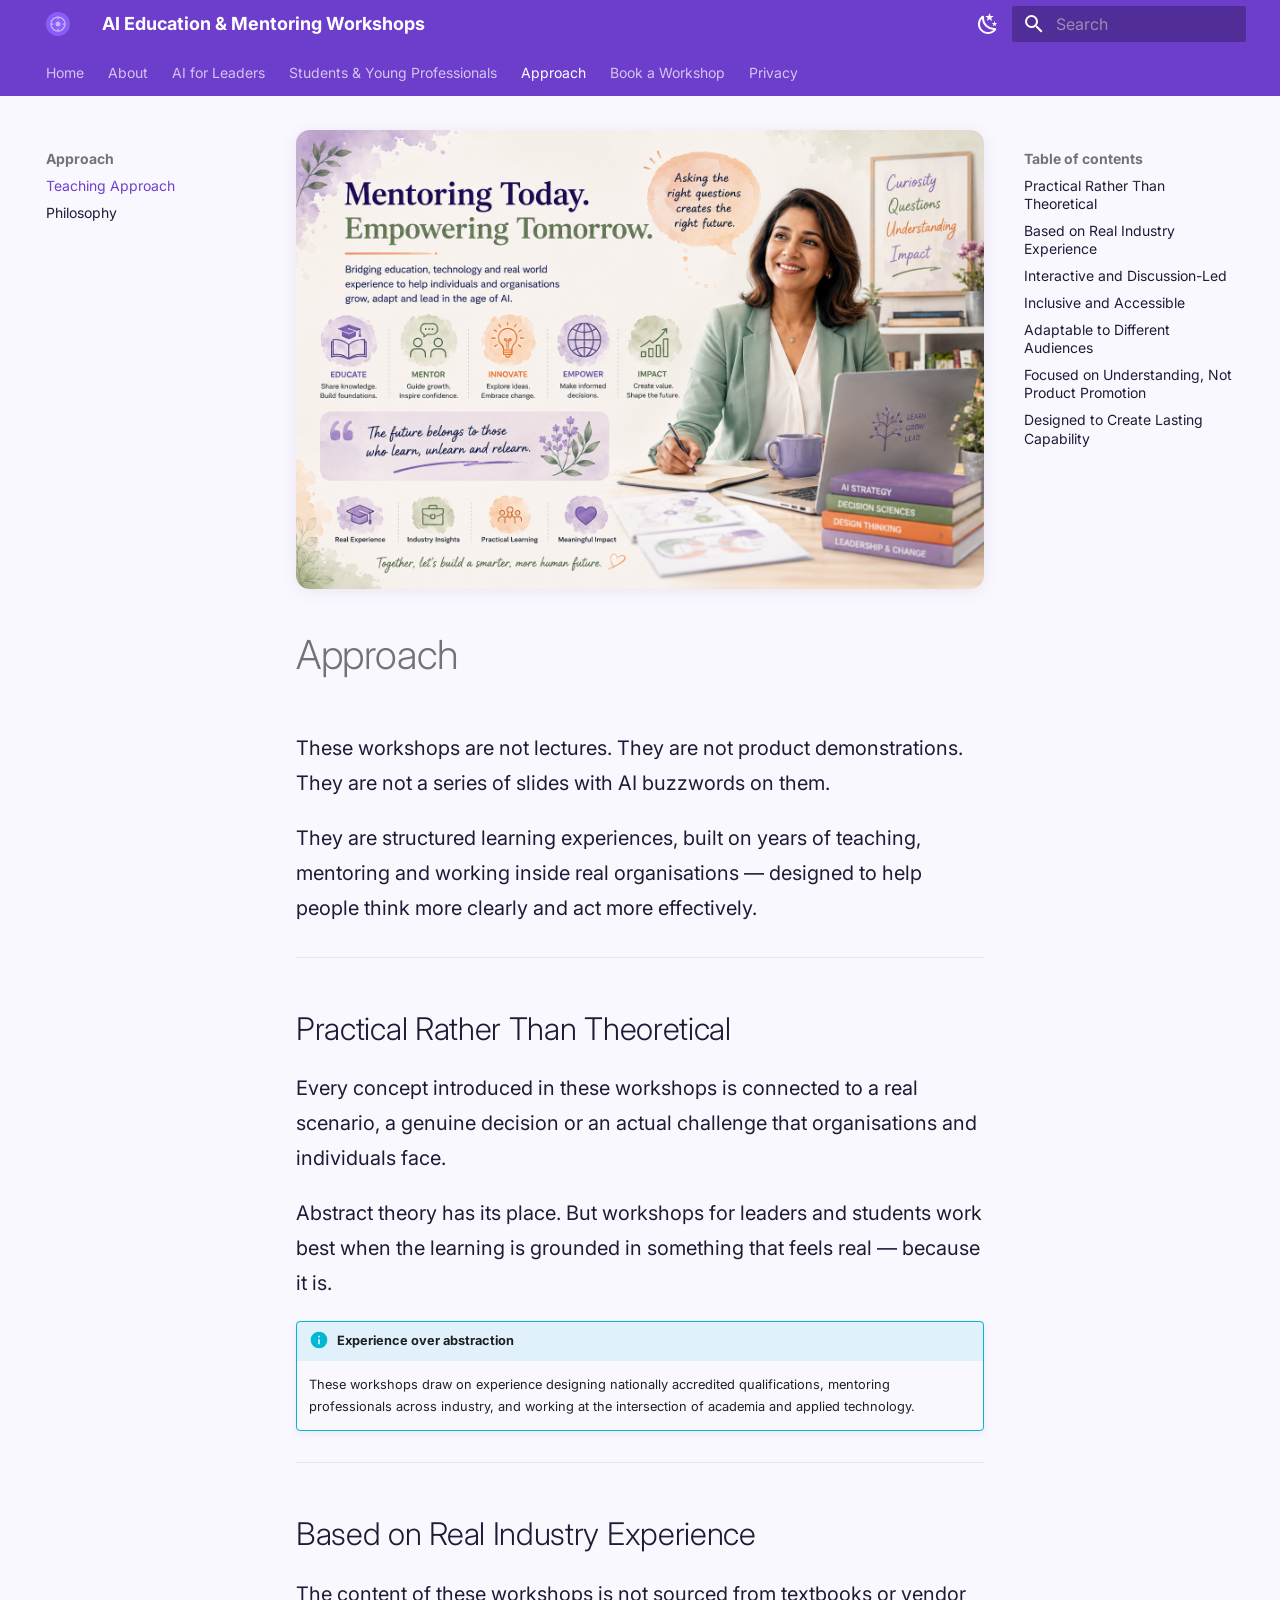
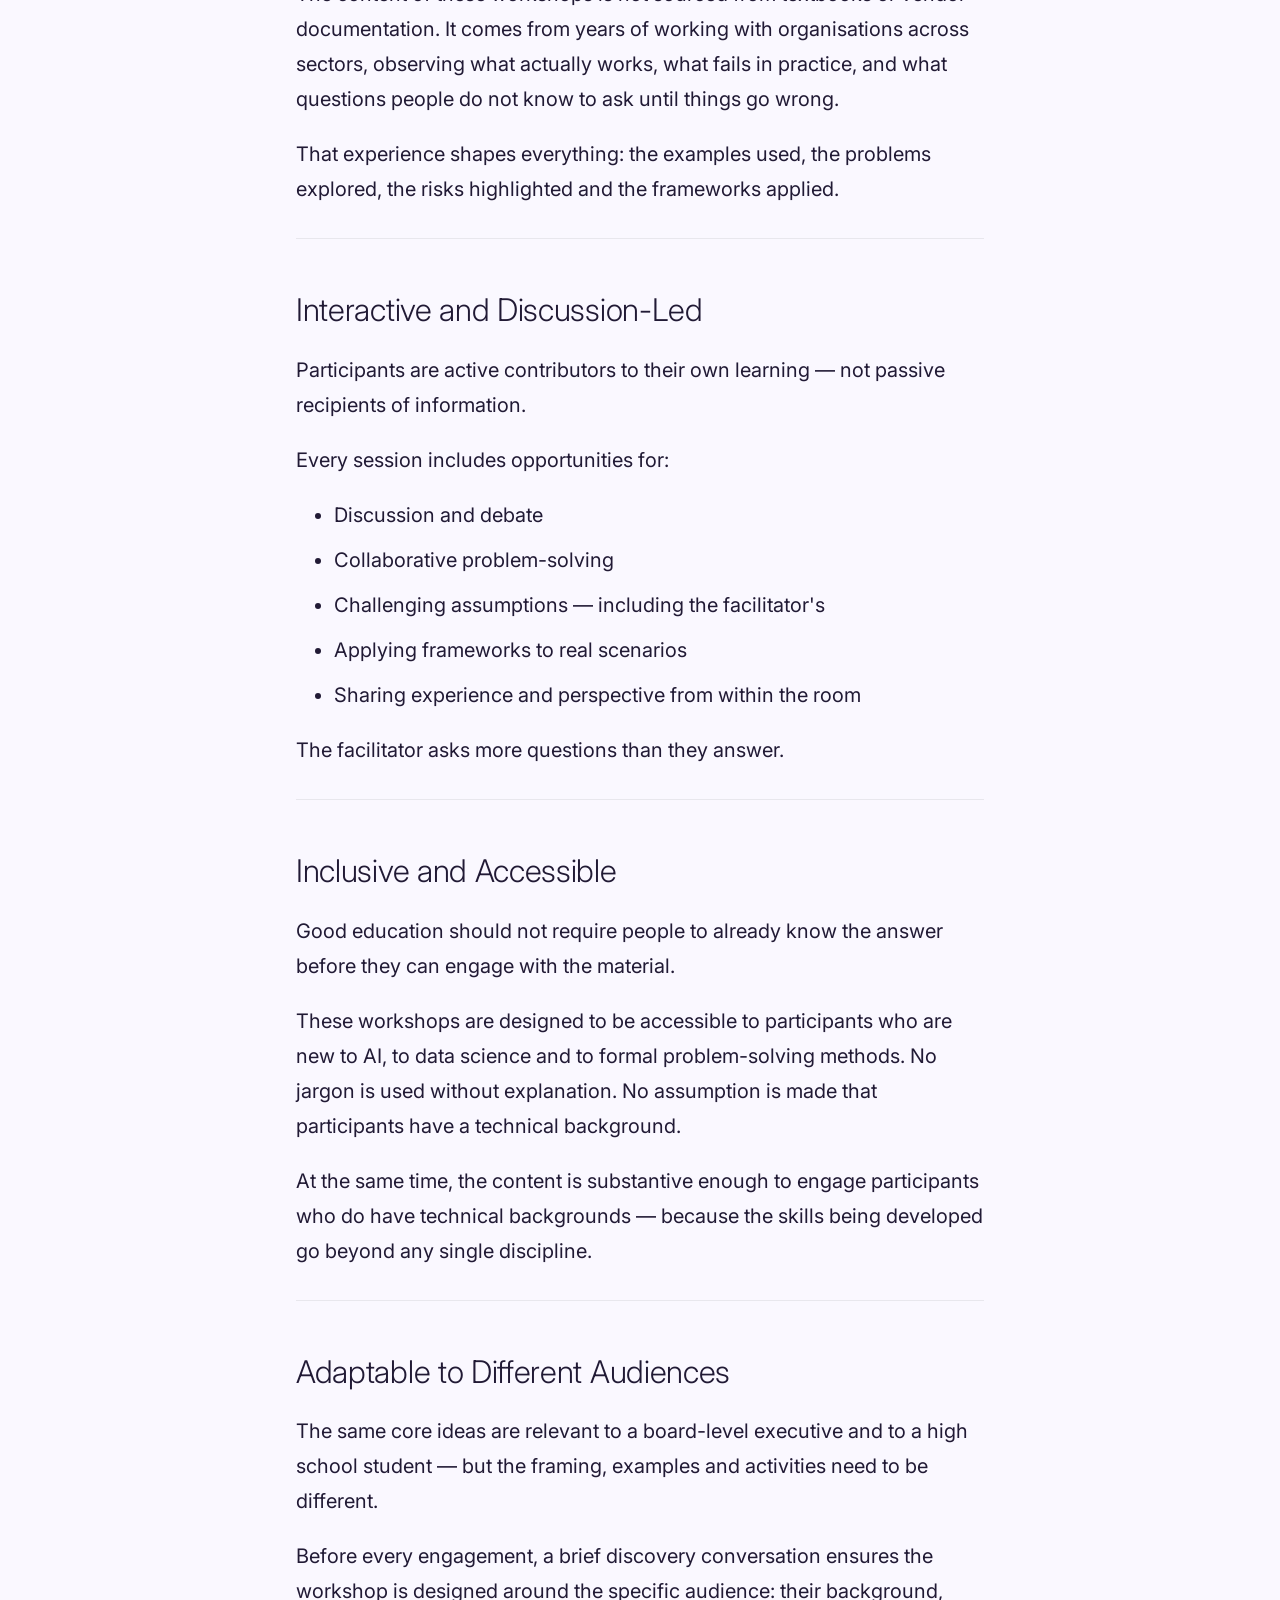
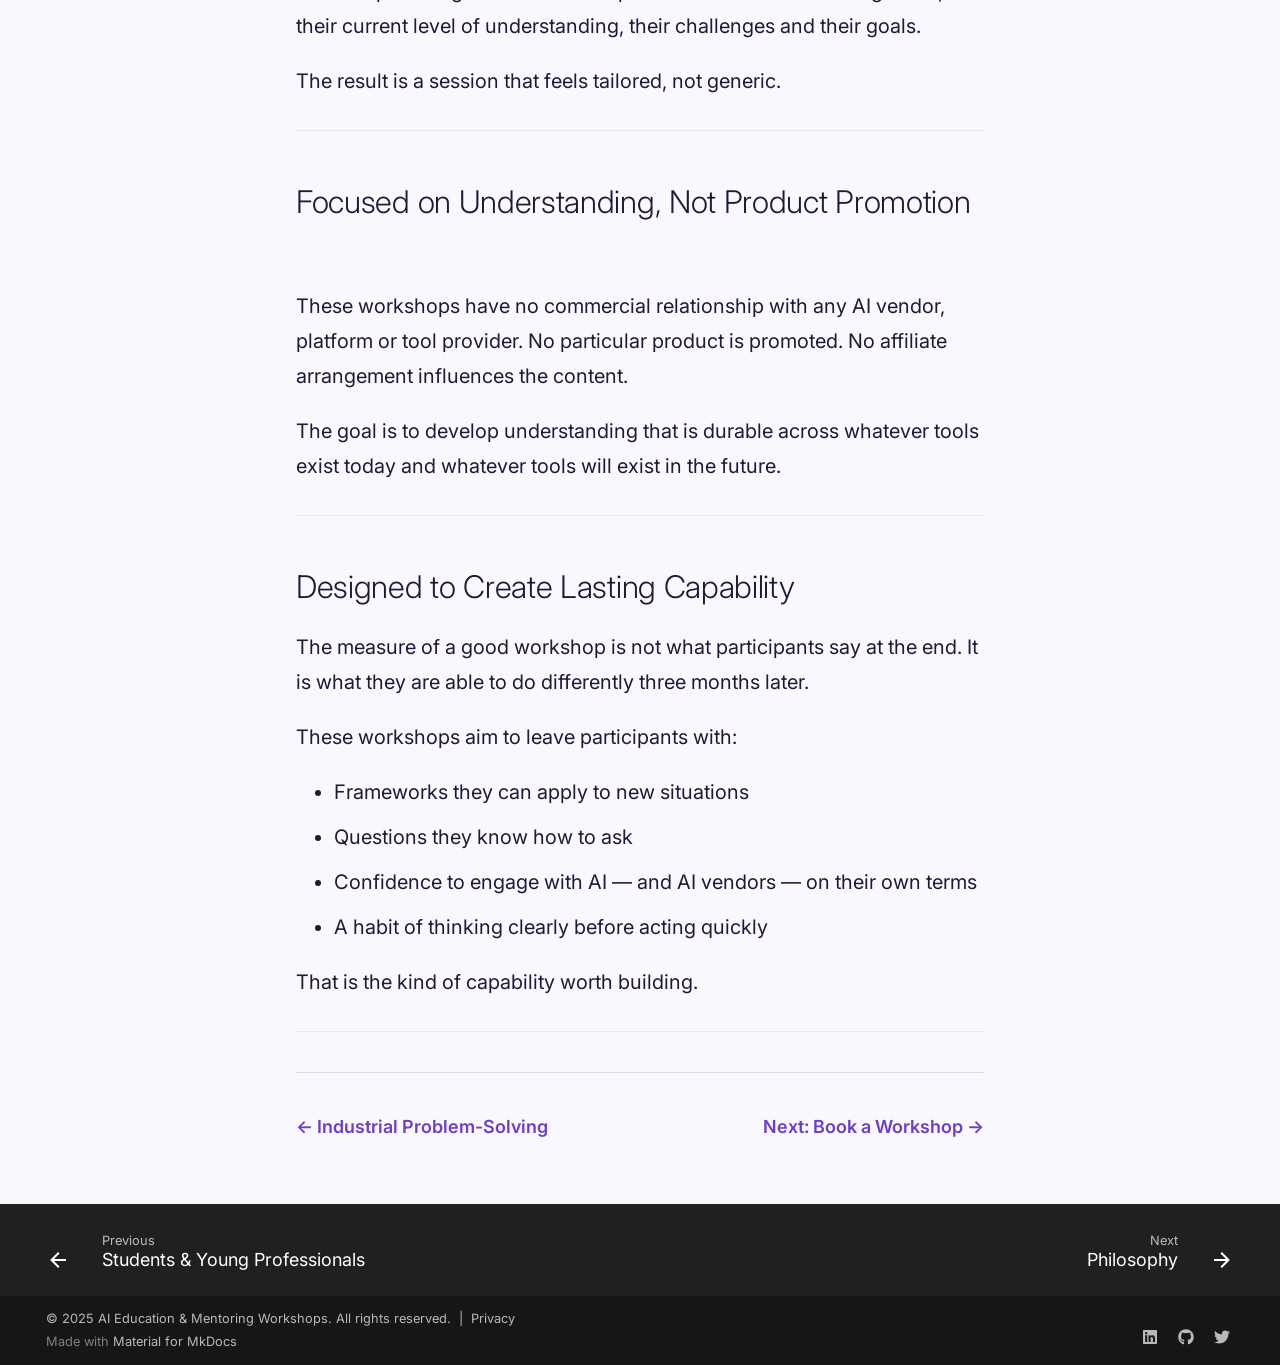
<file: site/approach/index.html>
<!doctype html>
<html lang="en" class="no-js">
  <head>
    
      <meta charset="utf-8">
      <meta name="viewport" content="width=device-width,initial-scale=1">
      
        <meta name="description" content="Practical, interactive and inclusive — a teaching approach built on real industry experience, designed to create lasting capability rather than surface-level familiarity.">
      
      
        <meta name="author" content="Codess-Aus">
      
      
      
        <link rel="prev" href="../industrial-problem-solving/">
      
      
        <link rel="next" href="../philosophy/">
      
      
        
      
      
      <link rel="icon" href="../assets/images/site-icon.svg">
      <meta name="generator" content="mkdocs-1.6.1, mkdocs-material-9.7.7">
    
    
      
        <title>Approach — How These Workshops Are Taught - AI Education & Mentoring Workshops</title>
      
    
    
      <link rel="stylesheet" href="../assets/stylesheets/main.ec1eaa64.min.css">
      
        
        <link rel="stylesheet" href="../assets/stylesheets/palette.ab4e12ef.min.css">
      
      


    
    
      
    
    
      
        
        
        <link rel="preconnect" href="https://fonts.gstatic.com" crossorigin>
        <link rel="stylesheet" href="https://fonts.googleapis.com/css?family=Inter:300,300i,400,400i,700,700i%7CRoboto+Mono:400,400i,700,700i&display=fallback">
        <style>:root{--md-text-font:"Inter";--md-code-font:"Roboto Mono"}</style>
      
    
    
      <link rel="stylesheet" href="../assets/stylesheets/extra.css">
    
    <script>__md_scope=new URL("..",location),__md_hash=e=>[...e].reduce(((e,_)=>(e<<5)-e+_.charCodeAt(0)),0),__md_get=(e,_=localStorage,t=__md_scope)=>JSON.parse(_.getItem(t.pathname+"."+e)),__md_set=(e,_,t=localStorage,a=__md_scope)=>{try{t.setItem(a.pathname+"."+e,JSON.stringify(_))}catch(e){}}</script>
    
      

    
    
  </head>
  
  
    
    
      
    
    
    
    
    <body dir="ltr" data-md-color-scheme="slate" data-md-color-primary="custom" data-md-color-accent="custom">
  
    
    <input class="md-toggle" data-md-toggle="drawer" type="checkbox" id="__drawer" autocomplete="off">
    <input class="md-toggle" data-md-toggle="search" type="checkbox" id="__search" autocomplete="off">
    <label class="md-overlay" for="__drawer"></label>
    <div data-md-component="skip">
      
        
        <a href="#approach" class="md-skip">
          Skip to content
        </a>
      
    </div>
    <div data-md-component="announce">
      
    </div>
    
    
      

<header class="md-header" data-md-component="header">
  <nav class="md-header__inner md-grid" aria-label="Header">
    <a href=".." title="AI Education &amp; Mentoring Workshops" class="md-header__button md-logo" aria-label="AI Education & Mentoring Workshops" data-md-component="logo">
      
  <img src="../assets/images/site-icon.svg" alt="logo">

    </a>
    <label class="md-header__button md-icon" for="__drawer">
      
      <svg xmlns="http://www.w3.org/2000/svg" viewBox="0 0 24 24"><path d="M3 6h18v2H3zm0 5h18v2H3zm0 5h18v2H3z"/></svg>
    </label>
    <div class="md-header__title" data-md-component="header-title">
      <div class="md-header__ellipsis">
        <div class="md-header__topic">
          <span class="md-ellipsis">
            AI Education & Mentoring Workshops
          </span>
        </div>
        <div class="md-header__topic" data-md-component="header-topic">
          <span class="md-ellipsis">
            
              Approach — How These Workshops Are Taught
            
          </span>
        </div>
      </div>
    </div>
    
      
        <form class="md-header__option" data-md-component="palette">
  
    
    
    
    <input class="md-option" data-md-color-media="(prefers-color-scheme: dark)" data-md-color-scheme="slate" data-md-color-primary="custom" data-md-color-accent="custom"  aria-label="Switch to light mode"  type="radio" name="__palette" id="__palette_0">
    
      <label class="md-header__button md-icon" title="Switch to light mode" for="__palette_1" hidden>
        <svg xmlns="http://www.w3.org/2000/svg" viewBox="0 0 24 24"><path d="M12 7a5 5 0 0 1 5 5 5 5 0 0 1-5 5 5 5 0 0 1-5-5 5 5 0 0 1 5-5m0 2a3 3 0 0 0-3 3 3 3 0 0 0 3 3 3 3 0 0 0 3-3 3 3 0 0 0-3-3m0-7 2.39 3.42C13.65 5.15 12.84 5 12 5s-1.65.15-2.39.42zM3.34 7l4.16-.35A7.2 7.2 0 0 0 5.94 8.5c-.44.74-.69 1.5-.83 2.29zm.02 10 1.76-3.77a7.131 7.131 0 0 0 2.38 4.14zM20.65 7l-1.77 3.79a7.02 7.02 0 0 0-2.38-4.15zm-.01 10-4.14.36c.59-.51 1.12-1.14 1.54-1.86.42-.73.69-1.5.83-2.29zM12 22l-2.41-3.44c.74.27 1.55.44 2.41.44.82 0 1.63-.17 2.37-.44z"/></svg>
      </label>
    
  
    
    
    
    <input class="md-option" data-md-color-media="(prefers-color-scheme: light)" data-md-color-scheme="default" data-md-color-primary="custom" data-md-color-accent="custom"  aria-label="Switch to dark mode"  type="radio" name="__palette" id="__palette_1">
    
      <label class="md-header__button md-icon" title="Switch to dark mode" for="__palette_0" hidden>
        <svg xmlns="http://www.w3.org/2000/svg" viewBox="0 0 24 24"><path d="m17.75 4.09-2.53 1.94.91 3.06-2.63-1.81-2.63 1.81.91-3.06-2.53-1.94L12.44 4l1.06-3 1.06 3zm3.5 6.91-1.64 1.25.59 1.98-1.7-1.17-1.7 1.17.59-1.98L15.75 11l2.06-.05L18.5 9l.69 1.95zm-2.28 4.95c.83-.08 1.72 1.1 1.19 1.85-.32.45-.66.87-1.08 1.27C15.17 23 8.84 23 4.94 19.07c-3.91-3.9-3.91-10.24 0-14.14.4-.4.82-.76 1.27-1.08.75-.53 1.93.36 1.85 1.19-.27 2.86.69 5.83 2.89 8.02a9.96 9.96 0 0 0 8.02 2.89m-1.64 2.02a12.08 12.08 0 0 1-7.8-3.47c-2.17-2.19-3.33-5-3.49-7.82-2.81 3.14-2.7 7.96.31 10.98 3.02 3.01 7.84 3.12 10.98.31"/></svg>
      </label>
    
  
</form>
      
    
    
      <script>var palette=__md_get("__palette");if(palette&&palette.color){if("(prefers-color-scheme)"===palette.color.media){var media=matchMedia("(prefers-color-scheme: light)"),input=document.querySelector(media.matches?"[data-md-color-media='(prefers-color-scheme: light)']":"[data-md-color-media='(prefers-color-scheme: dark)']");palette.color.media=input.getAttribute("data-md-color-media"),palette.color.scheme=input.getAttribute("data-md-color-scheme"),palette.color.primary=input.getAttribute("data-md-color-primary"),palette.color.accent=input.getAttribute("data-md-color-accent")}for(var[key,value]of Object.entries(palette.color))document.body.setAttribute("data-md-color-"+key,value)}</script>
    
    
    
      
      
        <label class="md-header__button md-icon" for="__search">
          
          <svg xmlns="http://www.w3.org/2000/svg" viewBox="0 0 24 24"><path d="M9.5 3A6.5 6.5 0 0 1 16 9.5c0 1.61-.59 3.09-1.56 4.23l.27.27h.79l5 5-1.5 1.5-5-5v-.79l-.27-.27A6.52 6.52 0 0 1 9.5 16 6.5 6.5 0 0 1 3 9.5 6.5 6.5 0 0 1 9.5 3m0 2C7 5 5 7 5 9.5S7 14 9.5 14 14 12 14 9.5 12 5 9.5 5"/></svg>
        </label>
        <div class="md-search" data-md-component="search" role="dialog">
  <label class="md-search__overlay" for="__search"></label>
  <div class="md-search__inner" role="search">
    <form class="md-search__form" name="search">
      <input type="text" class="md-search__input" name="query" aria-label="Search" placeholder="Search" autocapitalize="off" autocorrect="off" autocomplete="off" spellcheck="false" data-md-component="search-query" required>
      <label class="md-search__icon md-icon" for="__search">
        
        <svg xmlns="http://www.w3.org/2000/svg" viewBox="0 0 24 24"><path d="M9.5 3A6.5 6.5 0 0 1 16 9.5c0 1.61-.59 3.09-1.56 4.23l.27.27h.79l5 5-1.5 1.5-5-5v-.79l-.27-.27A6.52 6.52 0 0 1 9.5 16 6.5 6.5 0 0 1 3 9.5 6.5 6.5 0 0 1 9.5 3m0 2C7 5 5 7 5 9.5S7 14 9.5 14 14 12 14 9.5 12 5 9.5 5"/></svg>
        
        <svg xmlns="http://www.w3.org/2000/svg" viewBox="0 0 24 24"><path d="M20 11v2H8l5.5 5.5-1.42 1.42L4.16 12l7.92-7.92L13.5 5.5 8 11z"/></svg>
      </label>
      <nav class="md-search__options" aria-label="Search">
        
        <button type="reset" class="md-search__icon md-icon" title="Clear" aria-label="Clear" tabindex="-1">
          
          <svg xmlns="http://www.w3.org/2000/svg" viewBox="0 0 24 24"><path d="M19 6.41 17.59 5 12 10.59 6.41 5 5 6.41 10.59 12 5 17.59 6.41 19 12 13.41 17.59 19 19 17.59 13.41 12z"/></svg>
        </button>
      </nav>
      
        <div class="md-search__suggest" data-md-component="search-suggest"></div>
      
    </form>
    <div class="md-search__output">
      <div class="md-search__scrollwrap" tabindex="0" data-md-scrollfix>
        <div class="md-search-result" data-md-component="search-result">
          <div class="md-search-result__meta">
            Initializing search
          </div>
          <ol class="md-search-result__list" role="presentation"></ol>
        </div>
      </div>
    </div>
  </div>
</div>
      
    
    
  </nav>
  
</header>
    
    <div class="md-container" data-md-component="container">
      
      
        
          
            
<nav class="md-tabs" aria-label="Tabs" data-md-component="tabs">
  <div class="md-grid">
    <ul class="md-tabs__list">
      
        
  
  
  
  
    <li class="md-tabs__item">
      <a href=".." class="md-tabs__link">
        
  
  
    
  
  Home

      </a>
    </li>
  

      
        
  
  
  
  
    <li class="md-tabs__item">
      <a href="../about/" class="md-tabs__link">
        
  
  
    
  
  About

      </a>
    </li>
  

      
        
  
  
  
  
    <li class="md-tabs__item">
      <a href="../ai-for-leaders/" class="md-tabs__link">
        
  
  
    
  
  AI for Leaders

      </a>
    </li>
  

      
        
  
  
  
  
    <li class="md-tabs__item">
      <a href="../industrial-problem-solving/" class="md-tabs__link">
        
  
  
    
  
  Students & Young Professionals

      </a>
    </li>
  

      
        
  
  
  
    
  
  
    
    
      <li class="md-tabs__item md-tabs__item--active">
        <a href="./" class="md-tabs__link">
          
  
  
  Approach

        </a>
      </li>
    
  

      
        
  
  
  
  
    <li class="md-tabs__item">
      <a href="../book-a-workshop/" class="md-tabs__link">
        
  
  
    
  
  Book a Workshop

      </a>
    </li>
  

      
        
  
  
  
  
    <li class="md-tabs__item">
      <a href="../privacy/" class="md-tabs__link">
        
  
  
    
  
  Privacy

      </a>
    </li>
  

      
    </ul>
  </div>
</nav>
          
        
      
      <main class="md-main" data-md-component="main">
        <div class="md-main__inner md-grid">
          
            
              
              <div class="md-sidebar md-sidebar--primary" data-md-component="sidebar" data-md-type="navigation" >
                <div class="md-sidebar__scrollwrap">
                  <div class="md-sidebar__inner">
                    


  


<nav class="md-nav md-nav--primary md-nav--lifted" aria-label="Navigation" data-md-level="0">
  <label class="md-nav__title" for="__drawer">
    <a href=".." title="AI Education &amp; Mentoring Workshops" class="md-nav__button md-logo" aria-label="AI Education & Mentoring Workshops" data-md-component="logo">
      
  <img src="../assets/images/site-icon.svg" alt="logo">

    </a>
    AI Education & Mentoring Workshops
  </label>
  
  <ul class="md-nav__list" data-md-scrollfix>
    
      
      
  
  
  
  
    <li class="md-nav__item">
      <a href=".." class="md-nav__link">
        
  
  
  <span class="md-ellipsis">
    
  
    Home
  

    
  </span>
  
  

      </a>
    </li>
  

    
      
      
  
  
  
  
    <li class="md-nav__item">
      <a href="../about/" class="md-nav__link">
        
  
  
  <span class="md-ellipsis">
    
  
    About
  

    
  </span>
  
  

      </a>
    </li>
  

    
      
      
  
  
  
  
    <li class="md-nav__item">
      <a href="../ai-for-leaders/" class="md-nav__link">
        
  
  
  <span class="md-ellipsis">
    
  
    AI for Leaders
  

    
  </span>
  
  

      </a>
    </li>
  

    
      
      
  
  
  
  
    <li class="md-nav__item">
      <a href="../industrial-problem-solving/" class="md-nav__link">
        
  
  
  <span class="md-ellipsis">
    
  
    Students & Young Professionals
  

    
  </span>
  
  

      </a>
    </li>
  

    
      
      
  
  
    
  
  
  
    
    
    
    
      
        
        
      
      
        
      
    
    
    <li class="md-nav__item md-nav__item--active md-nav__item--section md-nav__item--nested">
      
        
        
        <input class="md-nav__toggle md-toggle " type="checkbox" id="__nav_5" checked>
        
          
          <label class="md-nav__link" for="__nav_5" id="__nav_5_label" tabindex="">
            
  
  
  <span class="md-ellipsis">
    
  
    Approach
  

    
  </span>
  
  

            <span class="md-nav__icon md-icon"></span>
          </label>
        
        <nav class="md-nav" data-md-level="1" aria-labelledby="__nav_5_label" aria-expanded="true">
          <label class="md-nav__title" for="__nav_5">
            <span class="md-nav__icon md-icon"></span>
            
  
    Approach
  

          </label>
          <ul class="md-nav__list" data-md-scrollfix>
            
              
                
  
  
    
  
  
  
    <li class="md-nav__item md-nav__item--active">
      
      <input class="md-nav__toggle md-toggle" type="checkbox" id="__toc">
      
      
        
      
      
        <label class="md-nav__link md-nav__link--active" for="__toc">
          
  
  
  <span class="md-ellipsis">
    
  
    Teaching Approach
  

    
  </span>
  
  

          <span class="md-nav__icon md-icon"></span>
        </label>
      
      <a href="./" class="md-nav__link md-nav__link--active">
        
  
  
  <span class="md-ellipsis">
    
  
    Teaching Approach
  

    
  </span>
  
  

      </a>
      
        

<nav class="md-nav md-nav--secondary" aria-label="Table of contents">
  
  
  
    
  
  
    <label class="md-nav__title" for="__toc">
      <span class="md-nav__icon md-icon"></span>
      Table of contents
    </label>
    <ul class="md-nav__list" data-md-component="toc" data-md-scrollfix>
      
        <li class="md-nav__item">
  <a href="#practical-rather-than-theoretical" class="md-nav__link">
    <span class="md-ellipsis">
      
        Practical Rather Than Theoretical
      
    </span>
  </a>
  
</li>
      
        <li class="md-nav__item">
  <a href="#based-on-real-industry-experience" class="md-nav__link">
    <span class="md-ellipsis">
      
        Based on Real Industry Experience
      
    </span>
  </a>
  
</li>
      
        <li class="md-nav__item">
  <a href="#interactive-and-discussion-led" class="md-nav__link">
    <span class="md-ellipsis">
      
        Interactive and Discussion-Led
      
    </span>
  </a>
  
</li>
      
        <li class="md-nav__item">
  <a href="#inclusive-and-accessible" class="md-nav__link">
    <span class="md-ellipsis">
      
        Inclusive and Accessible
      
    </span>
  </a>
  
</li>
      
        <li class="md-nav__item">
  <a href="#adaptable-to-different-audiences" class="md-nav__link">
    <span class="md-ellipsis">
      
        Adaptable to Different Audiences
      
    </span>
  </a>
  
</li>
      
        <li class="md-nav__item">
  <a href="#focused-on-understanding-not-product-promotion" class="md-nav__link">
    <span class="md-ellipsis">
      
        Focused on Understanding, Not Product Promotion
      
    </span>
  </a>
  
</li>
      
        <li class="md-nav__item">
  <a href="#designed-to-create-lasting-capability" class="md-nav__link">
    <span class="md-ellipsis">
      
        Designed to Create Lasting Capability
      
    </span>
  </a>
  
</li>
      
    </ul>
  
</nav>
      
    </li>
  

              
            
              
                
  
  
  
  
    <li class="md-nav__item">
      <a href="../philosophy/" class="md-nav__link">
        
  
  
  <span class="md-ellipsis">
    
  
    Philosophy
  

    
  </span>
  
  

      </a>
    </li>
  

              
            
          </ul>
        </nav>
      
    </li>
  

    
      
      
  
  
  
  
    <li class="md-nav__item">
      <a href="../book-a-workshop/" class="md-nav__link">
        
  
  
  <span class="md-ellipsis">
    
  
    Book a Workshop
  

    
  </span>
  
  

      </a>
    </li>
  

    
      
      
  
  
  
  
    <li class="md-nav__item">
      <a href="../privacy/" class="md-nav__link">
        
  
  
  <span class="md-ellipsis">
    
  
    Privacy
  

    
  </span>
  
  

      </a>
    </li>
  

    
  </ul>
</nav>
                  </div>
                </div>
              </div>
            
            
              
              <div class="md-sidebar md-sidebar--secondary" data-md-component="sidebar" data-md-type="toc" >
                <div class="md-sidebar__scrollwrap">
                  <div class="md-sidebar__inner">
                    

<nav class="md-nav md-nav--secondary" aria-label="Table of contents">
  
  
  
    
  
  
    <label class="md-nav__title" for="__toc">
      <span class="md-nav__icon md-icon"></span>
      Table of contents
    </label>
    <ul class="md-nav__list" data-md-component="toc" data-md-scrollfix>
      
        <li class="md-nav__item">
  <a href="#practical-rather-than-theoretical" class="md-nav__link">
    <span class="md-ellipsis">
      
        Practical Rather Than Theoretical
      
    </span>
  </a>
  
</li>
      
        <li class="md-nav__item">
  <a href="#based-on-real-industry-experience" class="md-nav__link">
    <span class="md-ellipsis">
      
        Based on Real Industry Experience
      
    </span>
  </a>
  
</li>
      
        <li class="md-nav__item">
  <a href="#interactive-and-discussion-led" class="md-nav__link">
    <span class="md-ellipsis">
      
        Interactive and Discussion-Led
      
    </span>
  </a>
  
</li>
      
        <li class="md-nav__item">
  <a href="#inclusive-and-accessible" class="md-nav__link">
    <span class="md-ellipsis">
      
        Inclusive and Accessible
      
    </span>
  </a>
  
</li>
      
        <li class="md-nav__item">
  <a href="#adaptable-to-different-audiences" class="md-nav__link">
    <span class="md-ellipsis">
      
        Adaptable to Different Audiences
      
    </span>
  </a>
  
</li>
      
        <li class="md-nav__item">
  <a href="#focused-on-understanding-not-product-promotion" class="md-nav__link">
    <span class="md-ellipsis">
      
        Focused on Understanding, Not Product Promotion
      
    </span>
  </a>
  
</li>
      
        <li class="md-nav__item">
  <a href="#designed-to-create-lasting-capability" class="md-nav__link">
    <span class="md-ellipsis">
      
        Designed to Create Lasting Capability
      
    </span>
  </a>
  
</li>
      
    </ul>
  
</nav>
                  </div>
                </div>
              </div>
            
          
          
            <div class="md-content" data-md-component="content">
              
              <article class="md-content__inner md-typeset">
                
                  



<div class="chapter-hero">
  <img
    src="../assets/images/sample7.png"
    alt="A mentor working closely with a small group, discussion in progress"
    loading="eager"
    class="chapter-hero__img"
  >
</div>

<h1 id="approach">Approach<a class="headerlink" href="#approach" title="Permanent link">&para;</a></h1>
<p>These workshops are not lectures. They are not product demonstrations. They are
not a series of slides with AI buzzwords on them.</p>
<p>They are structured learning experiences, built on years of teaching, mentoring and
working inside real organisations — designed to help people think more clearly and
act more effectively.</p>
<hr />
<h2 id="practical-rather-than-theoretical">Practical Rather Than Theoretical<a class="headerlink" href="#practical-rather-than-theoretical" title="Permanent link">&para;</a></h2>
<p>Every concept introduced in these workshops is connected to a real scenario,
a genuine decision or an actual challenge that organisations and individuals face.</p>
<p>Abstract theory has its place. But workshops for leaders and students work best when
the learning is grounded in something that feels real — because it is.</p>
<div class="admonition info">
<p class="admonition-title">Experience over abstraction</p>
<p>These workshops draw on experience designing nationally accredited qualifications,
mentoring professionals across industry, and working at the intersection of
academia and applied technology.</p>
</div>
<hr />
<h2 id="based-on-real-industry-experience">Based on Real Industry Experience<a class="headerlink" href="#based-on-real-industry-experience" title="Permanent link">&para;</a></h2>
<p>The content of these workshops is not sourced from textbooks or vendor documentation.
It comes from years of working with organisations across sectors, observing what
actually works, what fails in practice, and what questions people do not know to ask
until things go wrong.</p>
<p>That experience shapes everything: the examples used, the problems explored, the
risks highlighted and the frameworks applied.</p>
<hr />
<h2 id="interactive-and-discussion-led">Interactive and Discussion-Led<a class="headerlink" href="#interactive-and-discussion-led" title="Permanent link">&para;</a></h2>
<p>Participants are active contributors to their own learning — not passive recipients
of information.</p>
<p>Every session includes opportunities for:</p>
<ul>
<li>Discussion and debate</li>
<li>Collaborative problem-solving</li>
<li>Challenging assumptions — including the facilitator's</li>
<li>Applying frameworks to real scenarios</li>
<li>Sharing experience and perspective from within the room</li>
</ul>
<p>The facilitator asks more questions than they answer.</p>
<hr />
<h2 id="inclusive-and-accessible">Inclusive and Accessible<a class="headerlink" href="#inclusive-and-accessible" title="Permanent link">&para;</a></h2>
<p>Good education should not require people to already know the answer before they
can engage with the material.</p>
<p>These workshops are designed to be accessible to participants who are new to AI,
to data science and to formal problem-solving methods. No jargon is used without
explanation. No assumption is made that participants have a technical background.</p>
<p>At the same time, the content is substantive enough to engage participants who do
have technical backgrounds — because the skills being developed go beyond any
single discipline.</p>
<hr />
<h2 id="adaptable-to-different-audiences">Adaptable to Different Audiences<a class="headerlink" href="#adaptable-to-different-audiences" title="Permanent link">&para;</a></h2>
<p>The same core ideas are relevant to a board-level executive and to a high school
student — but the framing, examples and activities need to be different.</p>
<p>Before every engagement, a brief discovery conversation ensures the workshop is
designed around the specific audience: their background, their current level of
understanding, their challenges and their goals.</p>
<p>The result is a session that feels tailored, not generic.</p>
<hr />
<h2 id="focused-on-understanding-not-product-promotion">Focused on Understanding, Not Product Promotion<a class="headerlink" href="#focused-on-understanding-not-product-promotion" title="Permanent link">&para;</a></h2>
<p>These workshops have no commercial relationship with any AI vendor, platform or
tool provider. No particular product is promoted. No affiliate arrangement
influences the content.</p>
<p>The goal is to develop understanding that is durable across whatever tools exist
today and whatever tools will exist in the future.</p>
<hr />
<h2 id="designed-to-create-lasting-capability">Designed to Create Lasting Capability<a class="headerlink" href="#designed-to-create-lasting-capability" title="Permanent link">&para;</a></h2>
<p>The measure of a good workshop is not what participants say at the end. It is what
they are able to do differently three months later.</p>
<p>These workshops aim to leave participants with:</p>
<ul>
<li>Frameworks they can apply to new situations</li>
<li>Questions they know how to ask</li>
<li>Confidence to engage with AI — and AI vendors — on their own terms</li>
<li>A habit of thinking clearly before acting quickly</li>
</ul>
<p>That is the kind of capability worth building.</p>
<hr />
<div class="chapter-nav">
  <a href="../industrial-problem-solving/" class="chapter-nav__prev">← Industrial Problem-Solving</a>
  <a href="../book-a-workshop/" class="chapter-nav__next">Next: Book a Workshop →</a>
</div>







  
  






                
              </article>
            </div>
          
          
<script>var target=document.getElementById(location.hash.slice(1));target&&target.name&&(target.checked=target.name.startsWith("__tabbed_"))</script>
        </div>
        
          <button type="button" class="md-top md-icon" data-md-component="top" hidden>
  
  <svg xmlns="http://www.w3.org/2000/svg" viewBox="0 0 24 24"><path d="M13 20h-2V8l-5.5 5.5-1.42-1.42L12 4.16l7.92 7.92-1.42 1.42L13 8z"/></svg>
  Back to top
</button>
        
      </main>
      
        <footer class="md-footer">
  
    
      
      <nav class="md-footer__inner md-grid" aria-label="Footer" >
        
          
          <a href="../industrial-problem-solving/" class="md-footer__link md-footer__link--prev" aria-label="Previous: Students &amp; Young Professionals">
            <div class="md-footer__button md-icon">
              
              <svg xmlns="http://www.w3.org/2000/svg" viewBox="0 0 24 24"><path d="M20 11v2H8l5.5 5.5-1.42 1.42L4.16 12l7.92-7.92L13.5 5.5 8 11z"/></svg>
            </div>
            <div class="md-footer__title">
              <span class="md-footer__direction">
                Previous
              </span>
              <div class="md-ellipsis">
                Students & Young Professionals
              </div>
            </div>
          </a>
        
        
          
          <a href="../philosophy/" class="md-footer__link md-footer__link--next" aria-label="Next: Philosophy">
            <div class="md-footer__title">
              <span class="md-footer__direction">
                Next
              </span>
              <div class="md-ellipsis">
                Philosophy
              </div>
            </div>
            <div class="md-footer__button md-icon">
              
              <svg xmlns="http://www.w3.org/2000/svg" viewBox="0 0 24 24"><path d="M4 11v2h12l-5.5 5.5 1.42 1.42L19.84 12l-7.92-7.92L10.5 5.5 16 11z"/></svg>
            </div>
          </a>
        
      </nav>
    
  
  <div class="md-footer-meta md-typeset">
    <div class="md-footer-meta__inner md-grid">
      <div class="md-copyright">
  
    <div class="md-copyright__highlight">
      &copy; 2025 AI Education &amp; Mentoring Workshops. All rights reserved. &nbsp;|&nbsp; <a href="privacy/">Privacy</a>
    </div>
  
  
    Made with
    <a href="https://squidfunk.github.io/mkdocs-material/" target="_blank" rel="noopener">
      Material for MkDocs
    </a>
  
</div>
      
        
<div class="md-social">
  
    
    
    
    
    <a href="https://linkedin.com/in/placeholder" target="_blank" rel="noopener" title="LinkedIn" class="md-social__link">
      <svg xmlns="http://www.w3.org/2000/svg" viewBox="0 0 448 512"><!--! Font Awesome Free 7.1.0 by @fontawesome - https://fontawesome.com License - https://fontawesome.com/license/free (Icons: CC BY 4.0, Fonts: SIL OFL 1.1, Code: MIT License) Copyright 2025 Fonticons, Inc.--><path d="M416 32H31.9C14.3 32 0 46.5 0 64.3v383.4C0 465.5 14.3 480 31.9 480H416c17.6 0 32-14.5 32-32.3V64.3c0-17.8-14.4-32.3-32-32.3M135.4 416H69V202.2h66.5V416zM102.2 96a38.5 38.5 0 1 1 0 77 38.5 38.5 0 1 1 0-77m282.1 320h-66.4V312c0-24.8-.5-56.7-34.5-56.7-34.6 0-39.9 27-39.9 54.9V416h-66.4V202.2h63.7v29.2h.9c8.9-16.8 30.6-34.5 62.9-34.5 67.2 0 79.7 44.3 79.7 101.9z"/></svg>
    </a>
  
    
    
    
    
    <a href="https://github.com/codess-aus" target="_blank" rel="noopener" title="GitHub" class="md-social__link">
      <svg xmlns="http://www.w3.org/2000/svg" viewBox="0 0 512 512"><!--! Font Awesome Free 7.1.0 by @fontawesome - https://fontawesome.com License - https://fontawesome.com/license/free (Icons: CC BY 4.0, Fonts: SIL OFL 1.1, Code: MIT License) Copyright 2025 Fonticons, Inc.--><path d="M173.9 397.4c0 2-2.3 3.6-5.2 3.6-3.3.3-5.6-1.3-5.6-3.6 0-2 2.3-3.6 5.2-3.6 3-.3 5.6 1.3 5.6 3.6m-31.1-4.5c-.7 2 1.3 4.3 4.3 4.9 2.6 1 5.6 0 6.2-2s-1.3-4.3-4.3-5.2c-2.6-.7-5.5.3-6.2 2.3m44.2-1.7c-2.9.7-4.9 2.6-4.6 4.9.3 2 2.9 3.3 5.9 2.6 2.9-.7 4.9-2.6 4.6-4.6-.3-1.9-3-3.2-5.9-2.9M252.8 8C114.1 8 8 113.3 8 252c0 110.9 69.8 205.8 169.5 239.2 12.8 2.3 17.3-5.6 17.3-12.1 0-6.2-.3-40.4-.3-61.4 0 0-70 15-84.7-29.8 0 0-11.4-29.1-27.8-36.6 0 0-22.9-15.7 1.6-15.4 0 0 24.9 2 38.6 25.8 21.9 38.6 58.6 27.5 72.9 20.9 2.3-16 8.8-27.1 16-33.7-55.9-6.2-112.3-14.3-112.3-110.5 0-27.5 7.6-41.3 23.6-58.9-2.6-6.5-11.1-33.3 2.6-67.9 20.9-6.5 69 27 69 27 20-5.6 41.5-8.5 62.8-8.5s42.8 2.9 62.8 8.5c0 0 48.1-33.6 69-27 13.7 34.7 5.2 61.4 2.6 67.9 16 17.7 25.8 31.5 25.8 58.9 0 96.5-58.9 104.2-114.8 110.5 9.2 7.9 17 22.9 17 46.4 0 33.7-.3 75.4-.3 83.6 0 6.5 4.6 14.4 17.3 12.1C436.2 457.8 504 362.9 504 252 504 113.3 391.5 8 252.8 8M105.2 352.9c-1.3 1-1 3.3.7 5.2 1.6 1.6 3.9 2.3 5.2 1 1.3-1 1-3.3-.7-5.2-1.6-1.6-3.9-2.3-5.2-1m-10.8-8.1c-.7 1.3.3 2.9 2.3 3.9 1.6 1 3.6.7 4.3-.7.7-1.3-.3-2.9-2.3-3.9-2-.6-3.6-.3-4.3.7m32.4 35.6c-1.6 1.3-1 4.3 1.3 6.2 2.3 2.3 5.2 2.6 6.5 1 1.3-1.3.7-4.3-1.3-6.2-2.2-2.3-5.2-2.6-6.5-1m-11.4-14.7c-1.6 1-1.6 3.6 0 5.9s4.3 3.3 5.6 2.3c1.6-1.3 1.6-3.9 0-6.2-1.4-2.3-4-3.3-5.6-2"/></svg>
    </a>
  
    
    
    
    
    <a href="https://twitter.com/placeholder" target="_blank" rel="noopener" title="Twitter / X" class="md-social__link">
      <svg xmlns="http://www.w3.org/2000/svg" viewBox="0 0 512 512"><!--! Font Awesome Free 7.1.0 by @fontawesome - https://fontawesome.com License - https://fontawesome.com/license/free (Icons: CC BY 4.0, Fonts: SIL OFL 1.1, Code: MIT License) Copyright 2025 Fonticons, Inc.--><path d="M459.4 151.7c.3 4.5.3 9.1.3 13.6 0 138.7-105.6 298.6-298.6 298.6-59.5 0-114.7-17.2-161.1-47.1 8.4 1 16.6 1.3 25.3 1.3 49.1 0 94.2-16.6 130.3-44.8-46.1-1-84.8-31.2-98.1-72.8 6.5 1 13 1.6 19.8 1.6 9.4 0 18.8-1.3 27.6-3.6-48.1-9.7-84.1-52-84.1-103v-1.3c14 7.8 30.2 12.7 47.4 13.3-28.3-18.8-46.8-51-46.8-87.4 0-19.5 5.2-37.4 14.3-53C87.4 130.8 165 172.4 252.1 176.9c-1.6-7.8-2.6-15.9-2.6-24C249.5 95.1 296.3 48 354.4 48c30.2 0 57.5 12.7 76.7 33.1 23.7-4.5 46.5-13.3 66.6-25.3-7.8 24.4-24.4 44.8-46.1 57.8 21.1-2.3 41.6-8.1 60.4-16.2-14.3 20.8-32.2 39.3-52.6 54.3"/></svg>
    </a>
  
</div>
      
    </div>
  </div>
</footer>
      
    </div>
    <div class="md-dialog" data-md-component="dialog">
      <div class="md-dialog__inner md-typeset"></div>
    </div>
    
    
    
      
      
      <script id="__config" type="application/json">{"annotate": null, "base": "..", "features": ["navigation.tabs", "navigation.sections", "navigation.top", "navigation.footer", "search.highlight", "search.suggest", "content.code.copy", "toc.follow"], "search": "../assets/javascripts/workers/search.2c215733.min.js", "tags": null, "translations": {"clipboard.copied": "Copied to clipboard", "clipboard.copy": "Copy to clipboard", "search.result.more.one": "1 more on this page", "search.result.more.other": "# more on this page", "search.result.none": "No matching documents", "search.result.one": "1 matching document", "search.result.other": "# matching documents", "search.result.placeholder": "Type to start searching", "search.result.term.missing": "Missing", "select.version": "Select version"}, "version": null}</script>
    
    
      <script src="../assets/javascripts/bundle.d7400e89.min.js"></script>
      
        <script src="../assets/javascripts/extra.js"></script>
      
    
  </body>
</html>
</file>
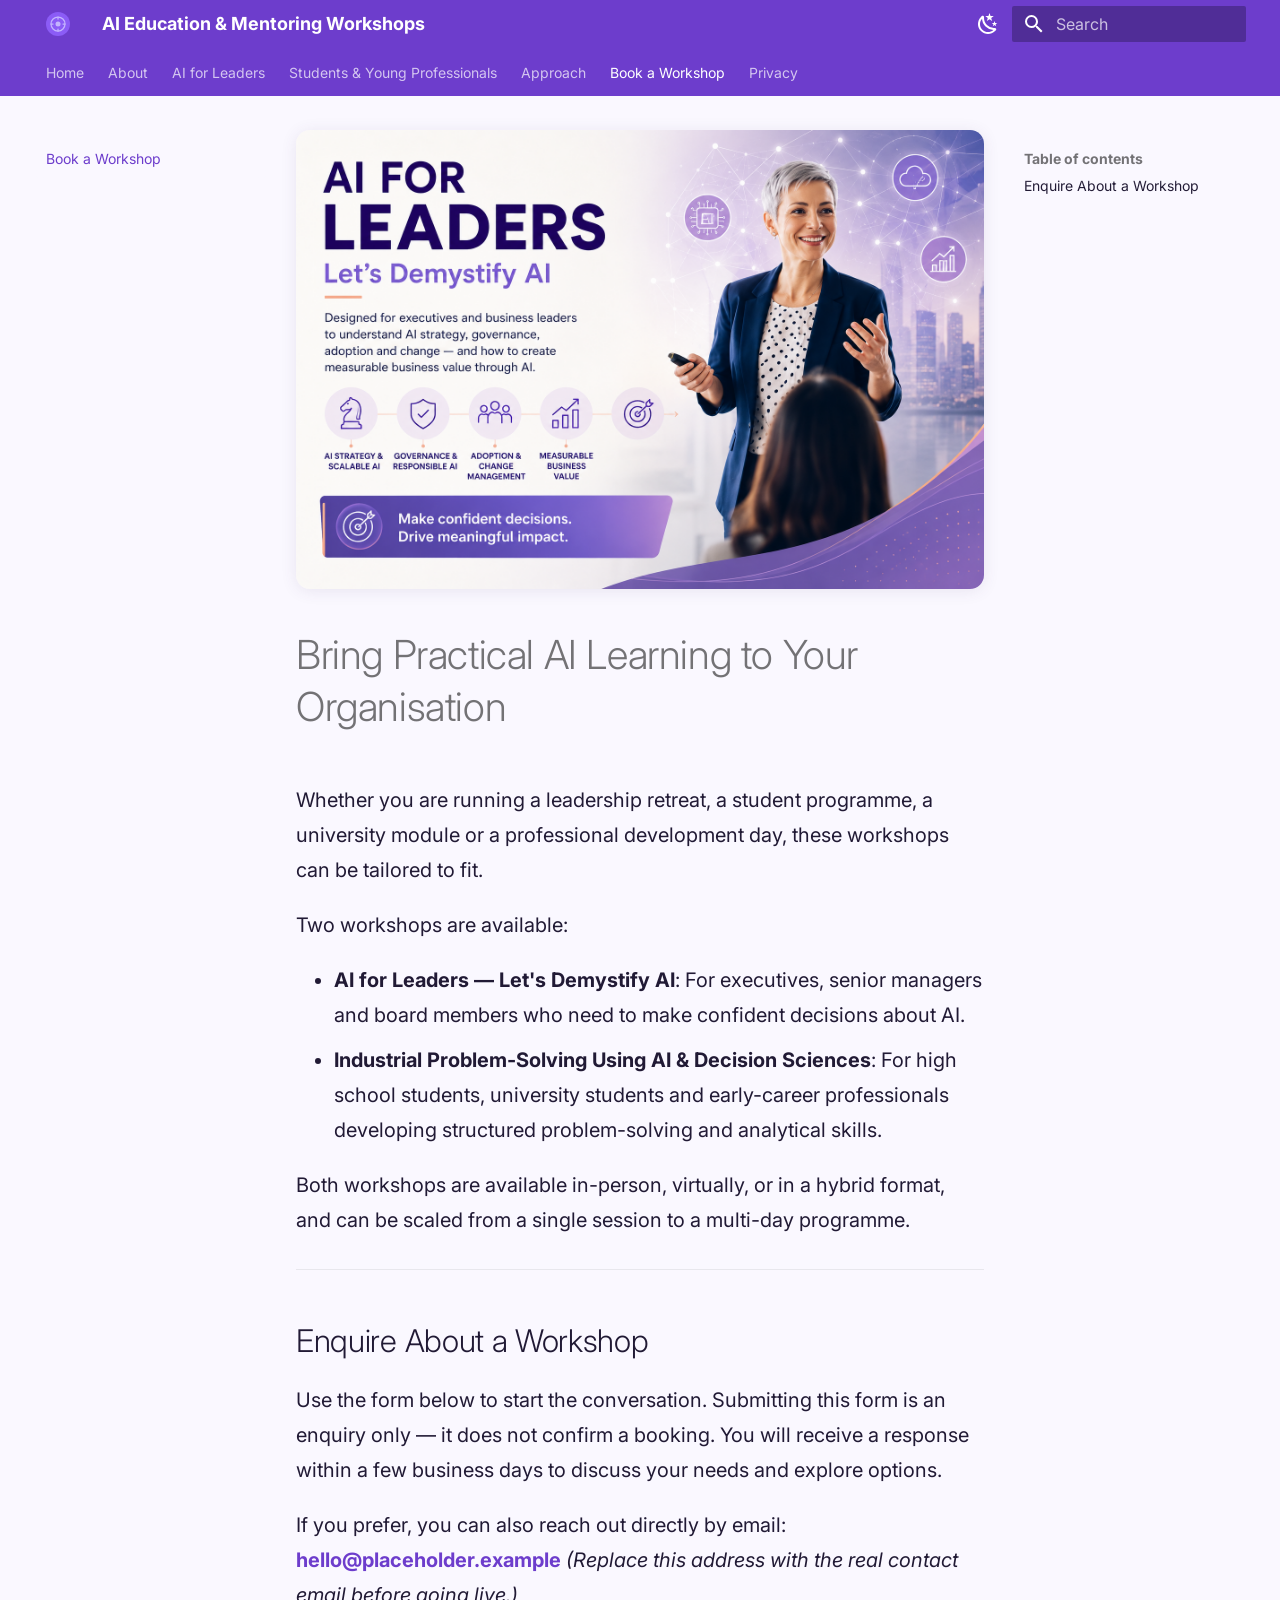
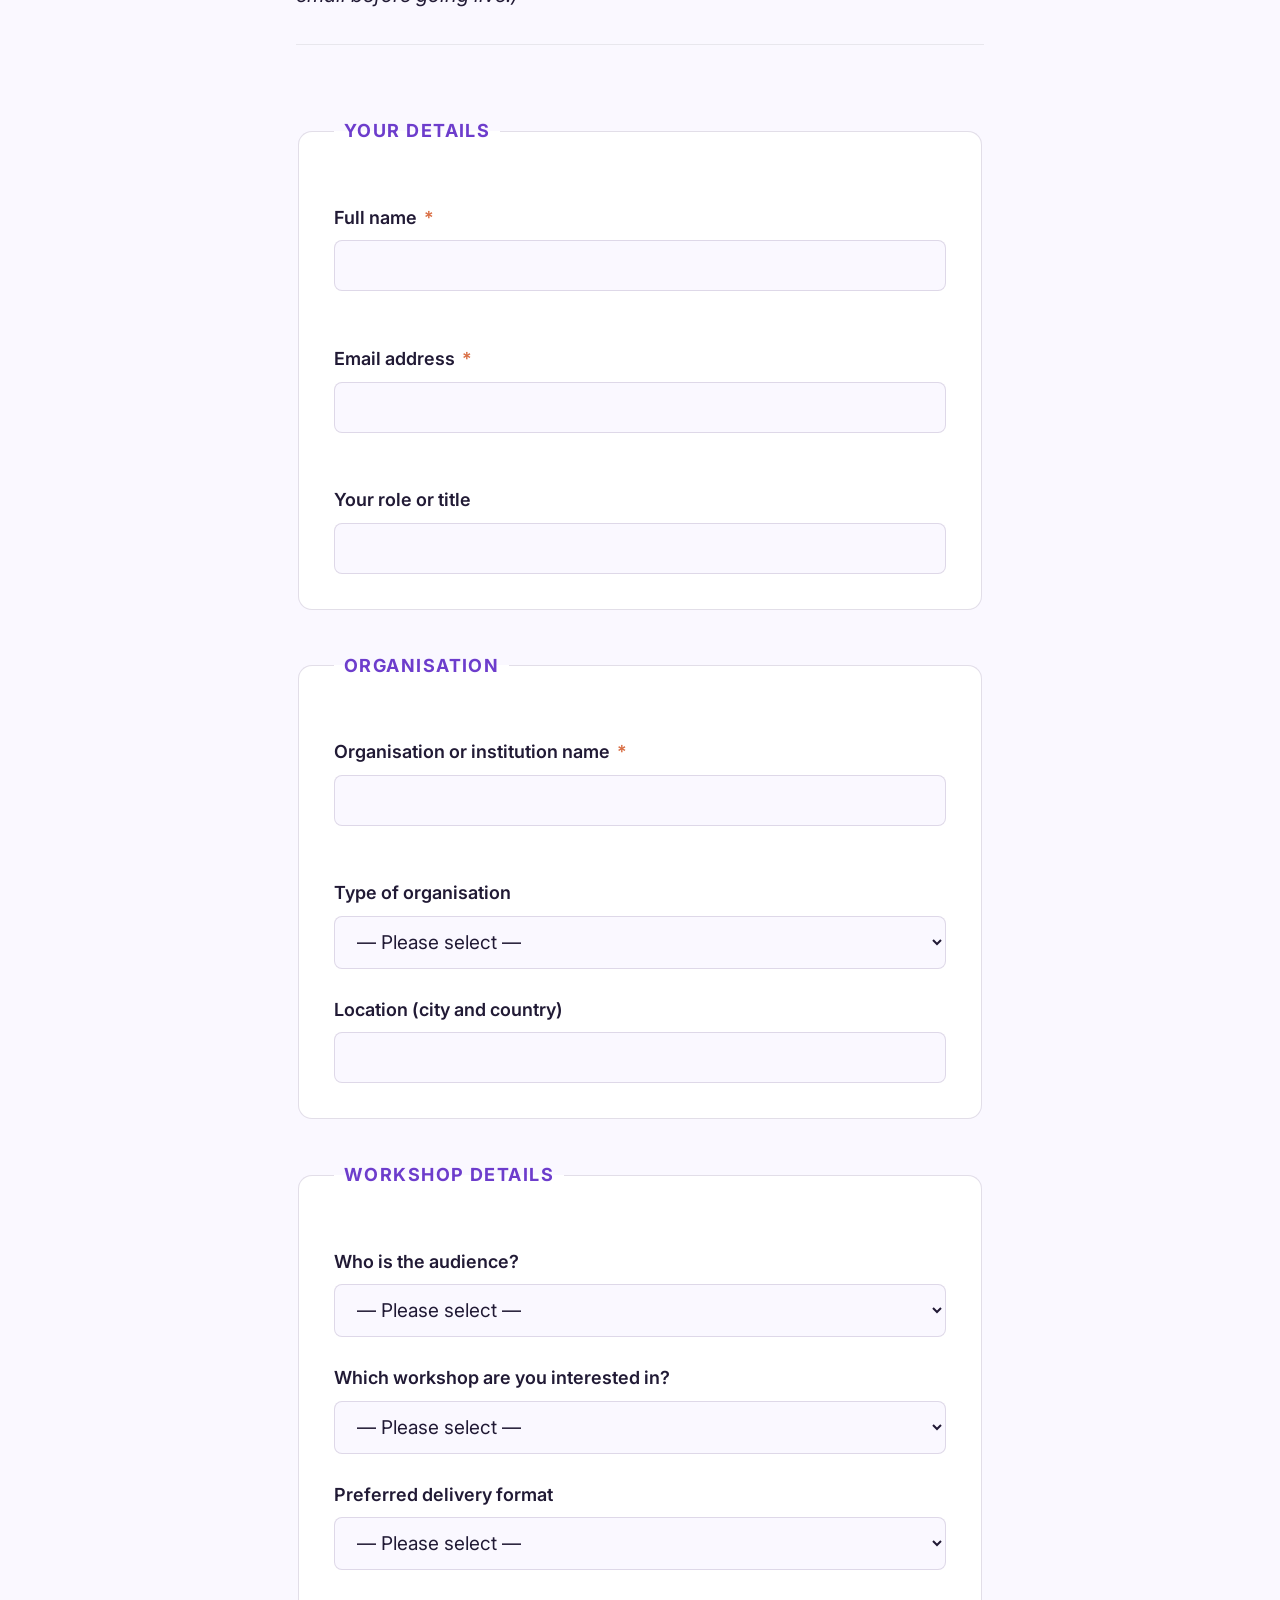
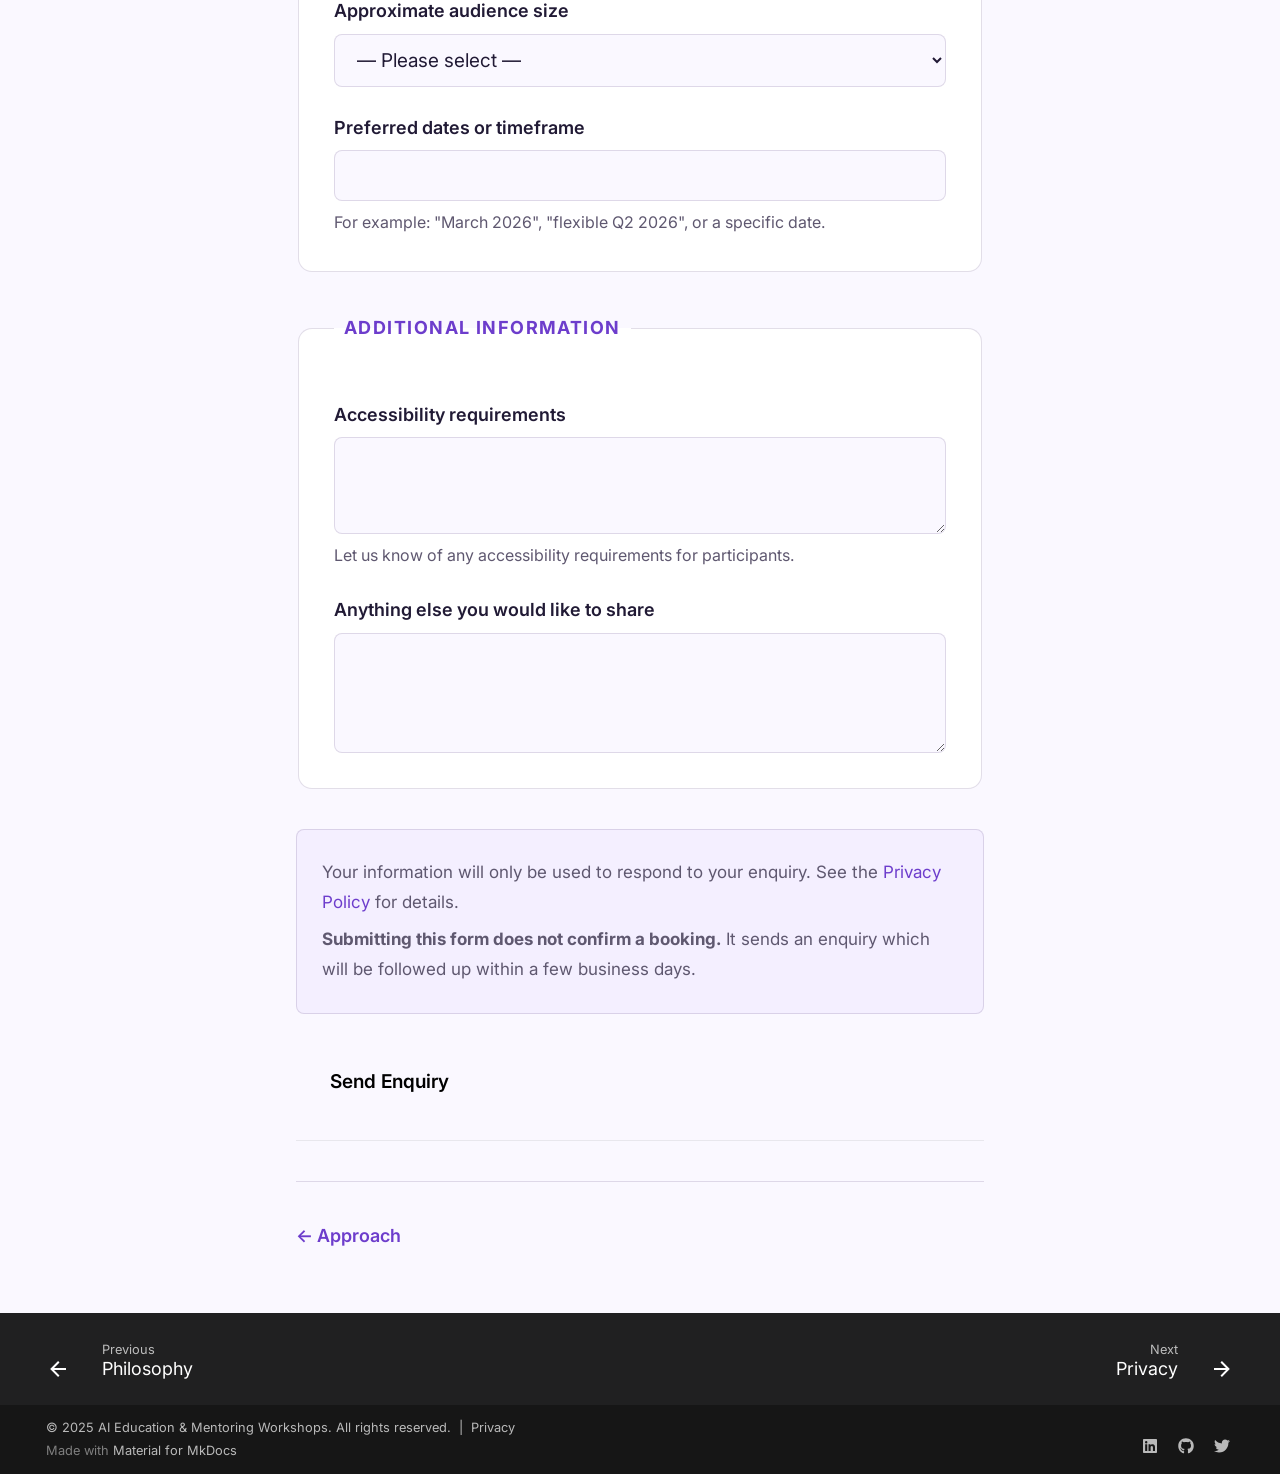
<file: site/book-a-workshop/index.html>
<!doctype html>
<html lang="en" class="no-js">
  <head>
    
      <meta charset="utf-8">
      <meta name="viewport" content="width=device-width,initial-scale=1">
      
        <meta name="description" content="Bring a practical, tailored AI workshop to your organisation or educational institution. Get in touch to start the conversation.">
      
      
        <meta name="author" content="Codess-Aus">
      
      
      
        <link rel="prev" href="../philosophy/">
      
      
        <link rel="next" href="../privacy/">
      
      
        
      
      
      <link rel="icon" href="../assets/images/site-icon.svg">
      <meta name="generator" content="mkdocs-1.6.1, mkdocs-material-9.7.7">
    
    
      
        <title>Book a Workshop - AI Education & Mentoring Workshops</title>
      
    
    
      <link rel="stylesheet" href="../assets/stylesheets/main.ec1eaa64.min.css">
      
        
        <link rel="stylesheet" href="../assets/stylesheets/palette.ab4e12ef.min.css">
      
      


    
    
      
    
    
      
        
        
        <link rel="preconnect" href="https://fonts.gstatic.com" crossorigin>
        <link rel="stylesheet" href="https://fonts.googleapis.com/css?family=Inter:300,300i,400,400i,700,700i%7CRoboto+Mono:400,400i,700,700i&display=fallback">
        <style>:root{--md-text-font:"Inter";--md-code-font:"Roboto Mono"}</style>
      
    
    
      <link rel="stylesheet" href="../assets/stylesheets/extra.css">
    
    <script>__md_scope=new URL("..",location),__md_hash=e=>[...e].reduce(((e,_)=>(e<<5)-e+_.charCodeAt(0)),0),__md_get=(e,_=localStorage,t=__md_scope)=>JSON.parse(_.getItem(t.pathname+"."+e)),__md_set=(e,_,t=localStorage,a=__md_scope)=>{try{t.setItem(a.pathname+"."+e,JSON.stringify(_))}catch(e){}}</script>
    
      

    
    
  </head>
  
  
    
    
      
    
    
    
    
    <body dir="ltr" data-md-color-scheme="slate" data-md-color-primary="custom" data-md-color-accent="custom">
  
    
    <input class="md-toggle" data-md-toggle="drawer" type="checkbox" id="__drawer" autocomplete="off">
    <input class="md-toggle" data-md-toggle="search" type="checkbox" id="__search" autocomplete="off">
    <label class="md-overlay" for="__drawer"></label>
    <div data-md-component="skip">
      
        
        <a href="#bring-practical-ai-learning-to-your-organisation" class="md-skip">
          Skip to content
        </a>
      
    </div>
    <div data-md-component="announce">
      
    </div>
    
    
      

<header class="md-header" data-md-component="header">
  <nav class="md-header__inner md-grid" aria-label="Header">
    <a href=".." title="AI Education &amp; Mentoring Workshops" class="md-header__button md-logo" aria-label="AI Education & Mentoring Workshops" data-md-component="logo">
      
  <img src="../assets/images/site-icon.svg" alt="logo">

    </a>
    <label class="md-header__button md-icon" for="__drawer">
      
      <svg xmlns="http://www.w3.org/2000/svg" viewBox="0 0 24 24"><path d="M3 6h18v2H3zm0 5h18v2H3zm0 5h18v2H3z"/></svg>
    </label>
    <div class="md-header__title" data-md-component="header-title">
      <div class="md-header__ellipsis">
        <div class="md-header__topic">
          <span class="md-ellipsis">
            AI Education & Mentoring Workshops
          </span>
        </div>
        <div class="md-header__topic" data-md-component="header-topic">
          <span class="md-ellipsis">
            
              Book a Workshop
            
          </span>
        </div>
      </div>
    </div>
    
      
        <form class="md-header__option" data-md-component="palette">
  
    
    
    
    <input class="md-option" data-md-color-media="(prefers-color-scheme: dark)" data-md-color-scheme="slate" data-md-color-primary="custom" data-md-color-accent="custom"  aria-label="Switch to light mode"  type="radio" name="__palette" id="__palette_0">
    
      <label class="md-header__button md-icon" title="Switch to light mode" for="__palette_1" hidden>
        <svg xmlns="http://www.w3.org/2000/svg" viewBox="0 0 24 24"><path d="M12 7a5 5 0 0 1 5 5 5 5 0 0 1-5 5 5 5 0 0 1-5-5 5 5 0 0 1 5-5m0 2a3 3 0 0 0-3 3 3 3 0 0 0 3 3 3 3 0 0 0 3-3 3 3 0 0 0-3-3m0-7 2.39 3.42C13.65 5.15 12.84 5 12 5s-1.65.15-2.39.42zM3.34 7l4.16-.35A7.2 7.2 0 0 0 5.94 8.5c-.44.74-.69 1.5-.83 2.29zm.02 10 1.76-3.77a7.131 7.131 0 0 0 2.38 4.14zM20.65 7l-1.77 3.79a7.02 7.02 0 0 0-2.38-4.15zm-.01 10-4.14.36c.59-.51 1.12-1.14 1.54-1.86.42-.73.69-1.5.83-2.29zM12 22l-2.41-3.44c.74.27 1.55.44 2.41.44.82 0 1.63-.17 2.37-.44z"/></svg>
      </label>
    
  
    
    
    
    <input class="md-option" data-md-color-media="(prefers-color-scheme: light)" data-md-color-scheme="default" data-md-color-primary="custom" data-md-color-accent="custom"  aria-label="Switch to dark mode"  type="radio" name="__palette" id="__palette_1">
    
      <label class="md-header__button md-icon" title="Switch to dark mode" for="__palette_0" hidden>
        <svg xmlns="http://www.w3.org/2000/svg" viewBox="0 0 24 24"><path d="m17.75 4.09-2.53 1.94.91 3.06-2.63-1.81-2.63 1.81.91-3.06-2.53-1.94L12.44 4l1.06-3 1.06 3zm3.5 6.91-1.64 1.25.59 1.98-1.7-1.17-1.7 1.17.59-1.98L15.75 11l2.06-.05L18.5 9l.69 1.95zm-2.28 4.95c.83-.08 1.72 1.1 1.19 1.85-.32.45-.66.87-1.08 1.27C15.17 23 8.84 23 4.94 19.07c-3.91-3.9-3.91-10.24 0-14.14.4-.4.82-.76 1.27-1.08.75-.53 1.93.36 1.85 1.19-.27 2.86.69 5.83 2.89 8.02a9.96 9.96 0 0 0 8.02 2.89m-1.64 2.02a12.08 12.08 0 0 1-7.8-3.47c-2.17-2.19-3.33-5-3.49-7.82-2.81 3.14-2.7 7.96.31 10.98 3.02 3.01 7.84 3.12 10.98.31"/></svg>
      </label>
    
  
</form>
      
    
    
      <script>var palette=__md_get("__palette");if(palette&&palette.color){if("(prefers-color-scheme)"===palette.color.media){var media=matchMedia("(prefers-color-scheme: light)"),input=document.querySelector(media.matches?"[data-md-color-media='(prefers-color-scheme: light)']":"[data-md-color-media='(prefers-color-scheme: dark)']");palette.color.media=input.getAttribute("data-md-color-media"),palette.color.scheme=input.getAttribute("data-md-color-scheme"),palette.color.primary=input.getAttribute("data-md-color-primary"),palette.color.accent=input.getAttribute("data-md-color-accent")}for(var[key,value]of Object.entries(palette.color))document.body.setAttribute("data-md-color-"+key,value)}</script>
    
    
    
      
      
        <label class="md-header__button md-icon" for="__search">
          
          <svg xmlns="http://www.w3.org/2000/svg" viewBox="0 0 24 24"><path d="M9.5 3A6.5 6.5 0 0 1 16 9.5c0 1.61-.59 3.09-1.56 4.23l.27.27h.79l5 5-1.5 1.5-5-5v-.79l-.27-.27A6.52 6.52 0 0 1 9.5 16 6.5 6.5 0 0 1 3 9.5 6.5 6.5 0 0 1 9.5 3m0 2C7 5 5 7 5 9.5S7 14 9.5 14 14 12 14 9.5 12 5 9.5 5"/></svg>
        </label>
        <div class="md-search" data-md-component="search" role="dialog">
  <label class="md-search__overlay" for="__search"></label>
  <div class="md-search__inner" role="search">
    <form class="md-search__form" name="search">
      <input type="text" class="md-search__input" name="query" aria-label="Search" placeholder="Search" autocapitalize="off" autocorrect="off" autocomplete="off" spellcheck="false" data-md-component="search-query" required>
      <label class="md-search__icon md-icon" for="__search">
        
        <svg xmlns="http://www.w3.org/2000/svg" viewBox="0 0 24 24"><path d="M9.5 3A6.5 6.5 0 0 1 16 9.5c0 1.61-.59 3.09-1.56 4.23l.27.27h.79l5 5-1.5 1.5-5-5v-.79l-.27-.27A6.52 6.52 0 0 1 9.5 16 6.5 6.5 0 0 1 3 9.5 6.5 6.5 0 0 1 9.5 3m0 2C7 5 5 7 5 9.5S7 14 9.5 14 14 12 14 9.5 12 5 9.5 5"/></svg>
        
        <svg xmlns="http://www.w3.org/2000/svg" viewBox="0 0 24 24"><path d="M20 11v2H8l5.5 5.5-1.42 1.42L4.16 12l7.92-7.92L13.5 5.5 8 11z"/></svg>
      </label>
      <nav class="md-search__options" aria-label="Search">
        
        <button type="reset" class="md-search__icon md-icon" title="Clear" aria-label="Clear" tabindex="-1">
          
          <svg xmlns="http://www.w3.org/2000/svg" viewBox="0 0 24 24"><path d="M19 6.41 17.59 5 12 10.59 6.41 5 5 6.41 10.59 12 5 17.59 6.41 19 12 13.41 17.59 19 19 17.59 13.41 12z"/></svg>
        </button>
      </nav>
      
        <div class="md-search__suggest" data-md-component="search-suggest"></div>
      
    </form>
    <div class="md-search__output">
      <div class="md-search__scrollwrap" tabindex="0" data-md-scrollfix>
        <div class="md-search-result" data-md-component="search-result">
          <div class="md-search-result__meta">
            Initializing search
          </div>
          <ol class="md-search-result__list" role="presentation"></ol>
        </div>
      </div>
    </div>
  </div>
</div>
      
    
    
  </nav>
  
</header>
    
    <div class="md-container" data-md-component="container">
      
      
        
          
            
<nav class="md-tabs" aria-label="Tabs" data-md-component="tabs">
  <div class="md-grid">
    <ul class="md-tabs__list">
      
        
  
  
  
  
    <li class="md-tabs__item">
      <a href=".." class="md-tabs__link">
        
  
  
    
  
  Home

      </a>
    </li>
  

      
        
  
  
  
  
    <li class="md-tabs__item">
      <a href="../about/" class="md-tabs__link">
        
  
  
    
  
  About

      </a>
    </li>
  

      
        
  
  
  
  
    <li class="md-tabs__item">
      <a href="../ai-for-leaders/" class="md-tabs__link">
        
  
  
    
  
  AI for Leaders

      </a>
    </li>
  

      
        
  
  
  
  
    <li class="md-tabs__item">
      <a href="../industrial-problem-solving/" class="md-tabs__link">
        
  
  
    
  
  Students & Young Professionals

      </a>
    </li>
  

      
        
  
  
  
  
    
    
      <li class="md-tabs__item">
        <a href="../approach/" class="md-tabs__link">
          
  
  
  Approach

        </a>
      </li>
    
  

      
        
  
  
  
    
  
  
    <li class="md-tabs__item md-tabs__item--active">
      <a href="./" class="md-tabs__link">
        
  
  
    
  
  Book a Workshop

      </a>
    </li>
  

      
        
  
  
  
  
    <li class="md-tabs__item">
      <a href="../privacy/" class="md-tabs__link">
        
  
  
    
  
  Privacy

      </a>
    </li>
  

      
    </ul>
  </div>
</nav>
          
        
      
      <main class="md-main" data-md-component="main">
        <div class="md-main__inner md-grid">
          
            
              
              <div class="md-sidebar md-sidebar--primary" data-md-component="sidebar" data-md-type="navigation" >
                <div class="md-sidebar__scrollwrap">
                  <div class="md-sidebar__inner">
                    


  


<nav class="md-nav md-nav--primary md-nav--lifted" aria-label="Navigation" data-md-level="0">
  <label class="md-nav__title" for="__drawer">
    <a href=".." title="AI Education &amp; Mentoring Workshops" class="md-nav__button md-logo" aria-label="AI Education & Mentoring Workshops" data-md-component="logo">
      
  <img src="../assets/images/site-icon.svg" alt="logo">

    </a>
    AI Education & Mentoring Workshops
  </label>
  
  <ul class="md-nav__list" data-md-scrollfix>
    
      
      
  
  
  
  
    <li class="md-nav__item">
      <a href=".." class="md-nav__link">
        
  
  
  <span class="md-ellipsis">
    
  
    Home
  

    
  </span>
  
  

      </a>
    </li>
  

    
      
      
  
  
  
  
    <li class="md-nav__item">
      <a href="../about/" class="md-nav__link">
        
  
  
  <span class="md-ellipsis">
    
  
    About
  

    
  </span>
  
  

      </a>
    </li>
  

    
      
      
  
  
  
  
    <li class="md-nav__item">
      <a href="../ai-for-leaders/" class="md-nav__link">
        
  
  
  <span class="md-ellipsis">
    
  
    AI for Leaders
  

    
  </span>
  
  

      </a>
    </li>
  

    
      
      
  
  
  
  
    <li class="md-nav__item">
      <a href="../industrial-problem-solving/" class="md-nav__link">
        
  
  
  <span class="md-ellipsis">
    
  
    Students & Young Professionals
  

    
  </span>
  
  

      </a>
    </li>
  

    
      
      
  
  
  
  
    
    
    
    
      
      
        
      
    
    
    <li class="md-nav__item md-nav__item--nested">
      
        
        
        <input class="md-nav__toggle md-toggle " type="checkbox" id="__nav_5" >
        
          
          <label class="md-nav__link" for="__nav_5" id="__nav_5_label" tabindex="0">
            
  
  
  <span class="md-ellipsis">
    
  
    Approach
  

    
  </span>
  
  

            <span class="md-nav__icon md-icon"></span>
          </label>
        
        <nav class="md-nav" data-md-level="1" aria-labelledby="__nav_5_label" aria-expanded="false">
          <label class="md-nav__title" for="__nav_5">
            <span class="md-nav__icon md-icon"></span>
            
  
    Approach
  

          </label>
          <ul class="md-nav__list" data-md-scrollfix>
            
              
                
  
  
  
  
    <li class="md-nav__item">
      <a href="../approach/" class="md-nav__link">
        
  
  
  <span class="md-ellipsis">
    
  
    Teaching Approach
  

    
  </span>
  
  

      </a>
    </li>
  

              
            
              
                
  
  
  
  
    <li class="md-nav__item">
      <a href="../philosophy/" class="md-nav__link">
        
  
  
  <span class="md-ellipsis">
    
  
    Philosophy
  

    
  </span>
  
  

      </a>
    </li>
  

              
            
          </ul>
        </nav>
      
    </li>
  

    
      
      
  
  
    
  
  
  
    <li class="md-nav__item md-nav__item--active">
      
      <input class="md-nav__toggle md-toggle" type="checkbox" id="__toc">
      
      
        
      
      
        <label class="md-nav__link md-nav__link--active" for="__toc">
          
  
  
  <span class="md-ellipsis">
    
  
    Book a Workshop
  

    
  </span>
  
  

          <span class="md-nav__icon md-icon"></span>
        </label>
      
      <a href="./" class="md-nav__link md-nav__link--active">
        
  
  
  <span class="md-ellipsis">
    
  
    Book a Workshop
  

    
  </span>
  
  

      </a>
      
        

<nav class="md-nav md-nav--secondary" aria-label="Table of contents">
  
  
  
    
  
  
    <label class="md-nav__title" for="__toc">
      <span class="md-nav__icon md-icon"></span>
      Table of contents
    </label>
    <ul class="md-nav__list" data-md-component="toc" data-md-scrollfix>
      
        <li class="md-nav__item">
  <a href="#enquire-about-a-workshop" class="md-nav__link">
    <span class="md-ellipsis">
      
        Enquire About a Workshop
      
    </span>
  </a>
  
</li>
      
    </ul>
  
</nav>
      
    </li>
  

    
      
      
  
  
  
  
    <li class="md-nav__item">
      <a href="../privacy/" class="md-nav__link">
        
  
  
  <span class="md-ellipsis">
    
  
    Privacy
  

    
  </span>
  
  

      </a>
    </li>
  

    
  </ul>
</nav>
                  </div>
                </div>
              </div>
            
            
              
              <div class="md-sidebar md-sidebar--secondary" data-md-component="sidebar" data-md-type="toc" >
                <div class="md-sidebar__scrollwrap">
                  <div class="md-sidebar__inner">
                    

<nav class="md-nav md-nav--secondary" aria-label="Table of contents">
  
  
  
    
  
  
    <label class="md-nav__title" for="__toc">
      <span class="md-nav__icon md-icon"></span>
      Table of contents
    </label>
    <ul class="md-nav__list" data-md-component="toc" data-md-scrollfix>
      
        <li class="md-nav__item">
  <a href="#enquire-about-a-workshop" class="md-nav__link">
    <span class="md-ellipsis">
      
        Enquire About a Workshop
      
    </span>
  </a>
  
</li>
      
    </ul>
  
</nav>
                  </div>
                </div>
              </div>
            
          
          
            <div class="md-content" data-md-component="content">
              
              <article class="md-content__inner md-typeset">
                
                  



<div class="chapter-hero">
  <img
    src="../assets/images/sample4.png"
    alt="A workshop in progress with engaged participants"
    loading="eager"
    class="chapter-hero__img"
  >
</div>

<h1 id="bring-practical-ai-learning-to-your-organisation">Bring Practical AI Learning to Your Organisation<a class="headerlink" href="#bring-practical-ai-learning-to-your-organisation" title="Permanent link">&para;</a></h1>
<p>Whether you are running a leadership retreat, a student programme, a university
module or a professional development day, these workshops can be tailored to fit.</p>
<p>Two workshops are available:</p>
<ul>
<li><strong>AI for Leaders — Let's Demystify AI</strong>: For executives, senior managers and
  board members who need to make confident decisions about AI.</li>
<li><strong>Industrial Problem-Solving Using AI &amp; Decision Sciences</strong>: For high school
  students, university students and early-career professionals developing
  structured problem-solving and analytical skills.</li>
</ul>
<p>Both workshops are available in-person, virtually, or in a hybrid format, and
can be scaled from a single session to a multi-day programme.</p>
<hr />
<h2 id="enquire-about-a-workshop">Enquire About a Workshop<a class="headerlink" href="#enquire-about-a-workshop" title="Permanent link">&para;</a></h2>
<p>Use the form below to start the conversation. Submitting this form is an enquiry
only — it does not confirm a booking. You will receive a response within a few
business days to discuss your needs and explore options.</p>
<p>If you prefer, you can also reach out directly by email:
<strong><a href="mailto:hello@placeholder.example">hello@placeholder.example</a></strong>
<em>(Replace this address with the real contact email before going live.)</em></p>
<hr />
<div class="booking-form-wrap" role="main" aria-label="Workshop booking enquiry form">

<!-- ============================================================
  FORM ACTION PLACEHOLDER
  Replace the action attribute with a real endpoint, for example:
    action="https://formspree.io/f/YOUR_FORM_ID"
  or connect to another form processing service before publishing.
  ============================================================ -->
<form
  id="booking-form"
  class="booking-form"
  action="https://formspree.io/f/REPLACE_WITH_YOUR_FORM_ID"
  method="POST"
  novalidate
>
  <!-- Status region for accessible success/error feedback -->
  <div
    id="form-status"
    class="form-status"
    role="status"
    tabindex="-1"
    aria-live="polite"
    aria-atomic="true"
  ></div>

  <fieldset class="form-section">
    <legend class="form-section__legend">Your Details</legend>

    <div class="form-field">
      <label class="form-label" for="name">
        Full name <span class="form-label__required" aria-hidden="true">*</span>
      </label>
      <input
        id="name"
        class="form-input"
        type="text"
        name="name"
        autocomplete="name"
        required
        aria-required="true"
        aria-describedby="name-error"
      >
      <span id="name-error" class="form-error" role="alert" aria-live="assertive"></span>
    </div>

    <div class="form-field">
      <label class="form-label" for="email">
        Email address <span class="form-label__required" aria-hidden="true">*</span>
      </label>
      <input
        id="email"
        class="form-input"
        type="email"
        name="email"
        autocomplete="email"
        required
        aria-required="true"
        aria-describedby="email-error"
      >
      <span id="email-error" class="form-error" role="alert" aria-live="assertive"></span>
    </div>

    <div class="form-field">
      <label class="form-label" for="role">Your role or title</label>
      <input
        id="role"
        class="form-input"
        type="text"
        name="role"
        autocomplete="organization-title"
      >
    </div>

  </fieldset>

  <fieldset class="form-section">
    <legend class="form-section__legend">Organisation</legend>

    <div class="form-field">
      <label class="form-label" for="organisation">
        Organisation or institution name
        <span class="form-label__required" aria-hidden="true">*</span>
      </label>
      <input
        id="organisation"
        class="form-input"
        type="text"
        name="organisation"
        autocomplete="organization"
        required
        aria-required="true"
        aria-describedby="organisation-error"
      >
      <span id="organisation-error" class="form-error" role="alert" aria-live="assertive"></span>
    </div>

    <div class="form-field">
      <label class="form-label" for="org-type">Type of organisation</label>
      <select id="org-type" class="form-select" name="org-type">
        <option value="">— Please select —</option>
        <option value="corporate">Corporate / Enterprise</option>
        <option value="sme">Small or Medium Business</option>
        <option value="government">Government or Public Sector</option>
        <option value="higher-ed">University or Higher Education</option>
        <option value="school">School or Secondary Education</option>
        <option value="ngo">Not-for-Profit or NGO</option>
        <option value="conference">Conference or Event</option>
        <option value="other">Other</option>
      </select>
    </div>

    <div class="form-field">
      <label class="form-label" for="location">Location (city and country)</label>
      <input
        id="location"
        class="form-input"
        type="text"
        name="location"
        autocomplete="address-level2"
      >
    </div>

  </fieldset>

  <fieldset class="form-section">
    <legend class="form-section__legend">Workshop Details</legend>

    <div class="form-field">
      <label class="form-label" for="audience">Who is the audience?</label>
      <select id="audience" class="form-select" name="audience">
        <option value="">— Please select —</option>
        <option value="executives">Executives and Senior Leaders</option>
        <option value="managers">Managers and Team Leaders</option>
        <option value="university">University Students</option>
        <option value="school">High School Students</option>
        <option value="early-career">Early-Career Professionals</option>
        <option value="mixed">Mixed Audience</option>
        <option value="other">Other</option>
      </select>
    </div>

    <div class="form-field">
      <label class="form-label" for="workshop">Which workshop are you interested in?</label>
      <select id="workshop" class="form-select" name="workshop">
        <option value="">— Please select —</option>
        <option value="ai-for-leaders">AI for Leaders — Let's Demystify AI</option>
        <option value="industrial">Industrial Problem-Solving Using AI &amp; Decision Sciences</option>
        <option value="both">Both workshops</option>
        <option value="custom">Custom programme — let's discuss</option>
      </select>
    </div>

    <div class="form-field">
      <label class="form-label" for="format">Preferred delivery format</label>
      <select id="format" class="form-select" name="format">
        <option value="">— Please select —</option>
        <option value="in-person">In person</option>
        <option value="virtual">Virtual</option>
        <option value="hybrid">Hybrid</option>
        <option value="conference">Conference session (45–90 min)</option>
        <option value="half-day">Half-day workshop (3–4 hours)</option>
        <option value="full-day">Full-day workshop (6–7 hours)</option>
        <option value="custom">Custom programme (multiple sessions)</option>
      </select>
    </div>

    <div class="form-field">
      <label class="form-label" for="audience-size">Approximate audience size</label>
      <select id="audience-size" class="form-select" name="audience-size">
        <option value="">— Please select —</option>
        <option value="under-20">Under 20</option>
        <option value="20-50">20 to 50</option>
        <option value="50-100">50 to 100</option>
        <option value="100-250">100 to 250</option>
        <option value="over-250">Over 250</option>
      </select>
    </div>

    <div class="form-field">
      <label class="form-label" for="dates">Preferred dates or timeframe</label>
      <input
        id="dates"
        class="form-input"
        type="text"
        name="dates"
        aria-describedby="dates-hint"
      >
      <span id="dates-hint" class="form-hint">
        For example: "March 2026", "flexible Q2 2026", or a specific date.
      </span>
    </div>

  </fieldset>

  <fieldset class="form-section">
    <legend class="form-section__legend">Additional Information</legend>

    <div class="form-field">
      <label class="form-label" for="accessibility">Accessibility requirements</label>
      <textarea
        id="accessibility"
        class="form-textarea"
        name="accessibility"
        rows="3"
        aria-describedby="accessibility-hint"
      ></textarea>
      <span id="accessibility-hint" class="form-hint">
        Let us know of any accessibility requirements for participants.
      </span>
    </div>

    <div class="form-field">
      <label class="form-label" for="context">Anything else you would like to share</label>
      <textarea
        id="context"
        class="form-textarea"
        name="context"
        rows="4"
      ></textarea>
    </div>

  </fieldset>

  <div class="form-privacy">
    <p>
      Your information will only be used to respond to your enquiry.
      See the <a href="../privacy/">Privacy Policy</a> for details.
    </p>
    <p>
      <strong>Submitting this form does not confirm a booking.</strong>
      It sends an enquiry which will be followed up within a few business days.
    </p>
  </div>

  <div class="form-actions">
    <button type="submit" class="btn btn-primary">Send Enquiry</button>
  </div>

</form>
</div>

<hr />
<div class="chapter-nav">
  <a href="../approach/" class="chapter-nav__prev">← Approach</a>
  <span></span>
</div>







  
  






                
              </article>
            </div>
          
          
<script>var target=document.getElementById(location.hash.slice(1));target&&target.name&&(target.checked=target.name.startsWith("__tabbed_"))</script>
        </div>
        
          <button type="button" class="md-top md-icon" data-md-component="top" hidden>
  
  <svg xmlns="http://www.w3.org/2000/svg" viewBox="0 0 24 24"><path d="M13 20h-2V8l-5.5 5.5-1.42-1.42L12 4.16l7.92 7.92-1.42 1.42L13 8z"/></svg>
  Back to top
</button>
        
      </main>
      
        <footer class="md-footer">
  
    
      
      <nav class="md-footer__inner md-grid" aria-label="Footer" >
        
          
          <a href="../philosophy/" class="md-footer__link md-footer__link--prev" aria-label="Previous: Philosophy">
            <div class="md-footer__button md-icon">
              
              <svg xmlns="http://www.w3.org/2000/svg" viewBox="0 0 24 24"><path d="M20 11v2H8l5.5 5.5-1.42 1.42L4.16 12l7.92-7.92L13.5 5.5 8 11z"/></svg>
            </div>
            <div class="md-footer__title">
              <span class="md-footer__direction">
                Previous
              </span>
              <div class="md-ellipsis">
                Philosophy
              </div>
            </div>
          </a>
        
        
          
          <a href="../privacy/" class="md-footer__link md-footer__link--next" aria-label="Next: Privacy">
            <div class="md-footer__title">
              <span class="md-footer__direction">
                Next
              </span>
              <div class="md-ellipsis">
                Privacy
              </div>
            </div>
            <div class="md-footer__button md-icon">
              
              <svg xmlns="http://www.w3.org/2000/svg" viewBox="0 0 24 24"><path d="M4 11v2h12l-5.5 5.5 1.42 1.42L19.84 12l-7.92-7.92L10.5 5.5 16 11z"/></svg>
            </div>
          </a>
        
      </nav>
    
  
  <div class="md-footer-meta md-typeset">
    <div class="md-footer-meta__inner md-grid">
      <div class="md-copyright">
  
    <div class="md-copyright__highlight">
      &copy; 2025 AI Education &amp; Mentoring Workshops. All rights reserved. &nbsp;|&nbsp; <a href="privacy/">Privacy</a>
    </div>
  
  
    Made with
    <a href="https://squidfunk.github.io/mkdocs-material/" target="_blank" rel="noopener">
      Material for MkDocs
    </a>
  
</div>
      
        
<div class="md-social">
  
    
    
    
    
    <a href="https://linkedin.com/in/placeholder" target="_blank" rel="noopener" title="LinkedIn" class="md-social__link">
      <svg xmlns="http://www.w3.org/2000/svg" viewBox="0 0 448 512"><!--! Font Awesome Free 7.1.0 by @fontawesome - https://fontawesome.com License - https://fontawesome.com/license/free (Icons: CC BY 4.0, Fonts: SIL OFL 1.1, Code: MIT License) Copyright 2025 Fonticons, Inc.--><path d="M416 32H31.9C14.3 32 0 46.5 0 64.3v383.4C0 465.5 14.3 480 31.9 480H416c17.6 0 32-14.5 32-32.3V64.3c0-17.8-14.4-32.3-32-32.3M135.4 416H69V202.2h66.5V416zM102.2 96a38.5 38.5 0 1 1 0 77 38.5 38.5 0 1 1 0-77m282.1 320h-66.4V312c0-24.8-.5-56.7-34.5-56.7-34.6 0-39.9 27-39.9 54.9V416h-66.4V202.2h63.7v29.2h.9c8.9-16.8 30.6-34.5 62.9-34.5 67.2 0 79.7 44.3 79.7 101.9z"/></svg>
    </a>
  
    
    
    
    
    <a href="https://github.com/codess-aus" target="_blank" rel="noopener" title="GitHub" class="md-social__link">
      <svg xmlns="http://www.w3.org/2000/svg" viewBox="0 0 512 512"><!--! Font Awesome Free 7.1.0 by @fontawesome - https://fontawesome.com License - https://fontawesome.com/license/free (Icons: CC BY 4.0, Fonts: SIL OFL 1.1, Code: MIT License) Copyright 2025 Fonticons, Inc.--><path d="M173.9 397.4c0 2-2.3 3.6-5.2 3.6-3.3.3-5.6-1.3-5.6-3.6 0-2 2.3-3.6 5.2-3.6 3-.3 5.6 1.3 5.6 3.6m-31.1-4.5c-.7 2 1.3 4.3 4.3 4.9 2.6 1 5.6 0 6.2-2s-1.3-4.3-4.3-5.2c-2.6-.7-5.5.3-6.2 2.3m44.2-1.7c-2.9.7-4.9 2.6-4.6 4.9.3 2 2.9 3.3 5.9 2.6 2.9-.7 4.9-2.6 4.6-4.6-.3-1.9-3-3.2-5.9-2.9M252.8 8C114.1 8 8 113.3 8 252c0 110.9 69.8 205.8 169.5 239.2 12.8 2.3 17.3-5.6 17.3-12.1 0-6.2-.3-40.4-.3-61.4 0 0-70 15-84.7-29.8 0 0-11.4-29.1-27.8-36.6 0 0-22.9-15.7 1.6-15.4 0 0 24.9 2 38.6 25.8 21.9 38.6 58.6 27.5 72.9 20.9 2.3-16 8.8-27.1 16-33.7-55.9-6.2-112.3-14.3-112.3-110.5 0-27.5 7.6-41.3 23.6-58.9-2.6-6.5-11.1-33.3 2.6-67.9 20.9-6.5 69 27 69 27 20-5.6 41.5-8.5 62.8-8.5s42.8 2.9 62.8 8.5c0 0 48.1-33.6 69-27 13.7 34.7 5.2 61.4 2.6 67.9 16 17.7 25.8 31.5 25.8 58.9 0 96.5-58.9 104.2-114.8 110.5 9.2 7.9 17 22.9 17 46.4 0 33.7-.3 75.4-.3 83.6 0 6.5 4.6 14.4 17.3 12.1C436.2 457.8 504 362.9 504 252 504 113.3 391.5 8 252.8 8M105.2 352.9c-1.3 1-1 3.3.7 5.2 1.6 1.6 3.9 2.3 5.2 1 1.3-1 1-3.3-.7-5.2-1.6-1.6-3.9-2.3-5.2-1m-10.8-8.1c-.7 1.3.3 2.9 2.3 3.9 1.6 1 3.6.7 4.3-.7.7-1.3-.3-2.9-2.3-3.9-2-.6-3.6-.3-4.3.7m32.4 35.6c-1.6 1.3-1 4.3 1.3 6.2 2.3 2.3 5.2 2.6 6.5 1 1.3-1.3.7-4.3-1.3-6.2-2.2-2.3-5.2-2.6-6.5-1m-11.4-14.7c-1.6 1-1.6 3.6 0 5.9s4.3 3.3 5.6 2.3c1.6-1.3 1.6-3.9 0-6.2-1.4-2.3-4-3.3-5.6-2"/></svg>
    </a>
  
    
    
    
    
    <a href="https://twitter.com/placeholder" target="_blank" rel="noopener" title="Twitter / X" class="md-social__link">
      <svg xmlns="http://www.w3.org/2000/svg" viewBox="0 0 512 512"><!--! Font Awesome Free 7.1.0 by @fontawesome - https://fontawesome.com License - https://fontawesome.com/license/free (Icons: CC BY 4.0, Fonts: SIL OFL 1.1, Code: MIT License) Copyright 2025 Fonticons, Inc.--><path d="M459.4 151.7c.3 4.5.3 9.1.3 13.6 0 138.7-105.6 298.6-298.6 298.6-59.5 0-114.7-17.2-161.1-47.1 8.4 1 16.6 1.3 25.3 1.3 49.1 0 94.2-16.6 130.3-44.8-46.1-1-84.8-31.2-98.1-72.8 6.5 1 13 1.6 19.8 1.6 9.4 0 18.8-1.3 27.6-3.6-48.1-9.7-84.1-52-84.1-103v-1.3c14 7.8 30.2 12.7 47.4 13.3-28.3-18.8-46.8-51-46.8-87.4 0-19.5 5.2-37.4 14.3-53C87.4 130.8 165 172.4 252.1 176.9c-1.6-7.8-2.6-15.9-2.6-24C249.5 95.1 296.3 48 354.4 48c30.2 0 57.5 12.7 76.7 33.1 23.7-4.5 46.5-13.3 66.6-25.3-7.8 24.4-24.4 44.8-46.1 57.8 21.1-2.3 41.6-8.1 60.4-16.2-14.3 20.8-32.2 39.3-52.6 54.3"/></svg>
    </a>
  
</div>
      
    </div>
  </div>
</footer>
      
    </div>
    <div class="md-dialog" data-md-component="dialog">
      <div class="md-dialog__inner md-typeset"></div>
    </div>
    
    
    
      
      
      <script id="__config" type="application/json">{"annotate": null, "base": "..", "features": ["navigation.tabs", "navigation.sections", "navigation.top", "navigation.footer", "search.highlight", "search.suggest", "content.code.copy", "toc.follow"], "search": "../assets/javascripts/workers/search.2c215733.min.js", "tags": null, "translations": {"clipboard.copied": "Copied to clipboard", "clipboard.copy": "Copy to clipboard", "search.result.more.one": "1 more on this page", "search.result.more.other": "# more on this page", "search.result.none": "No matching documents", "search.result.one": "1 matching document", "search.result.other": "# matching documents", "search.result.placeholder": "Type to start searching", "search.result.term.missing": "Missing", "select.version": "Select version"}, "version": null}</script>
    
    
      <script src="../assets/javascripts/bundle.d7400e89.min.js"></script>
      
        <script src="../assets/javascripts/extra.js"></script>
      
    
  </body>
</html>
</file>
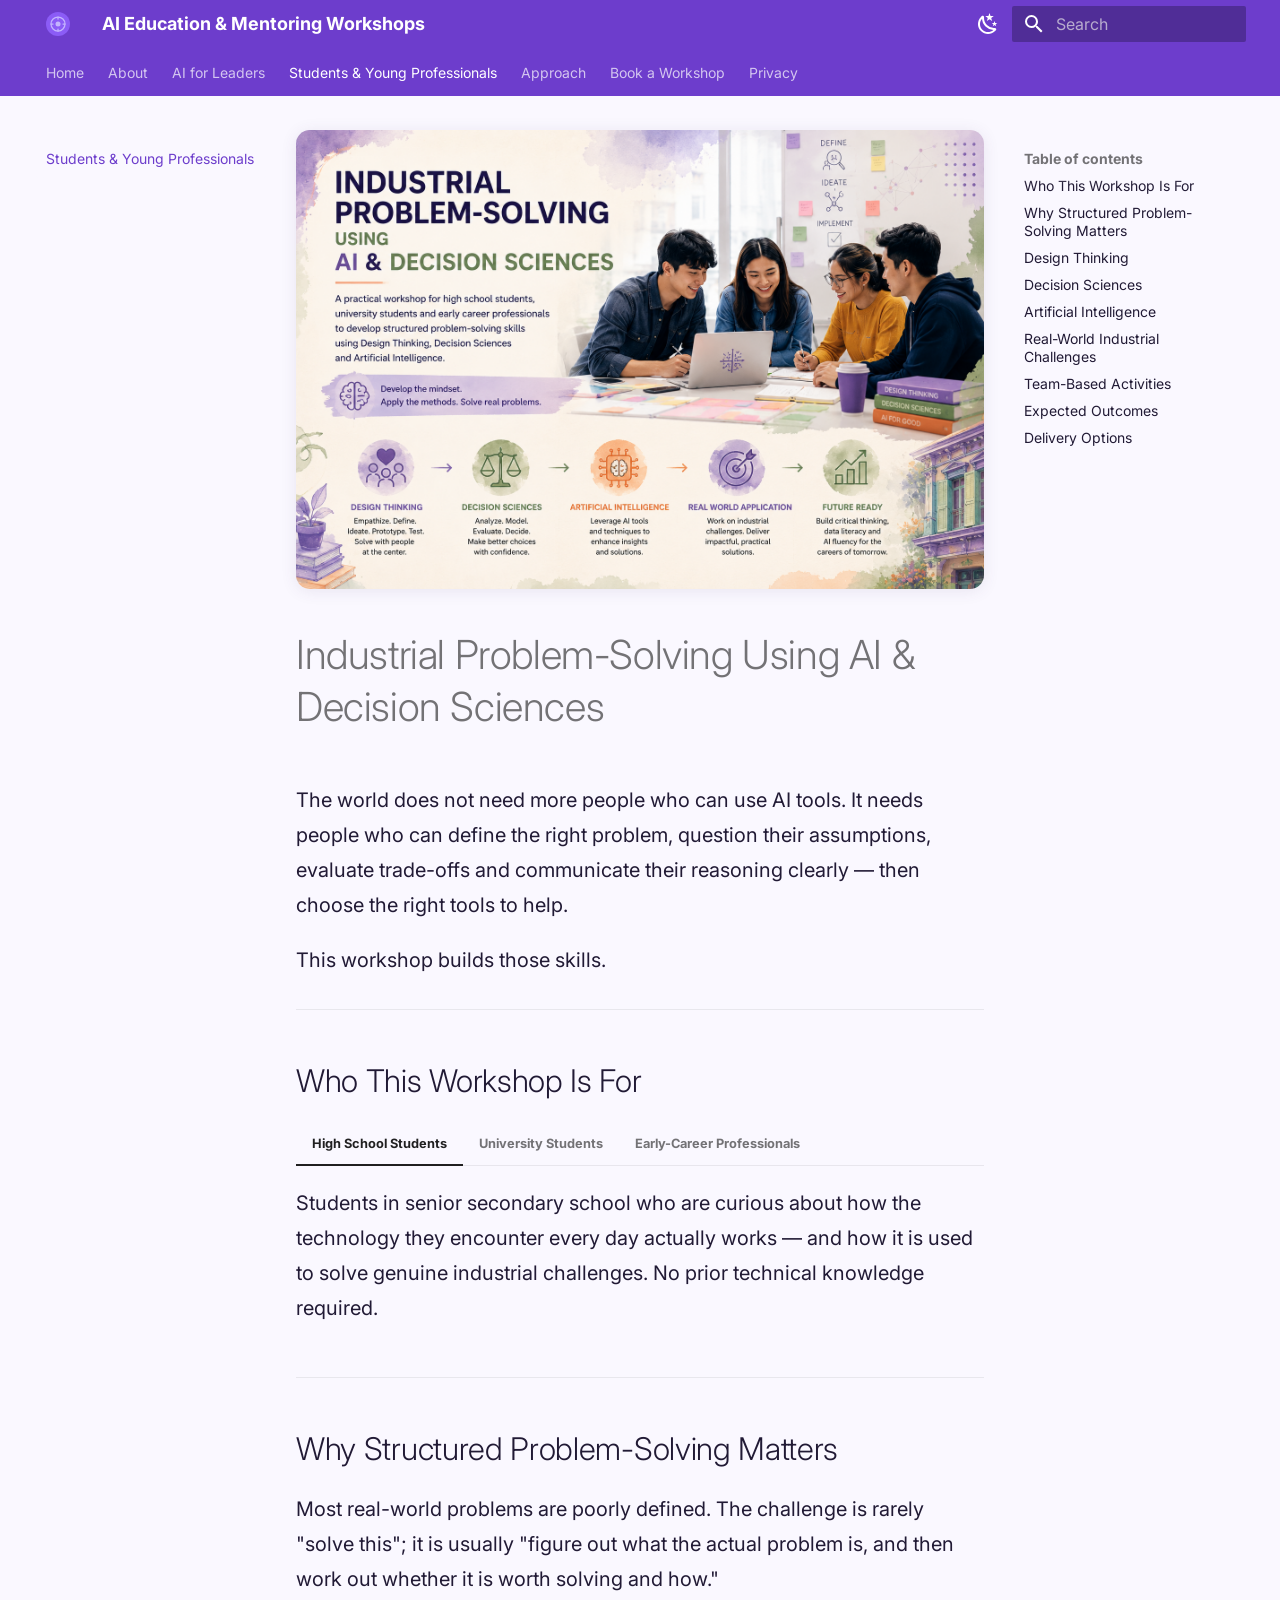
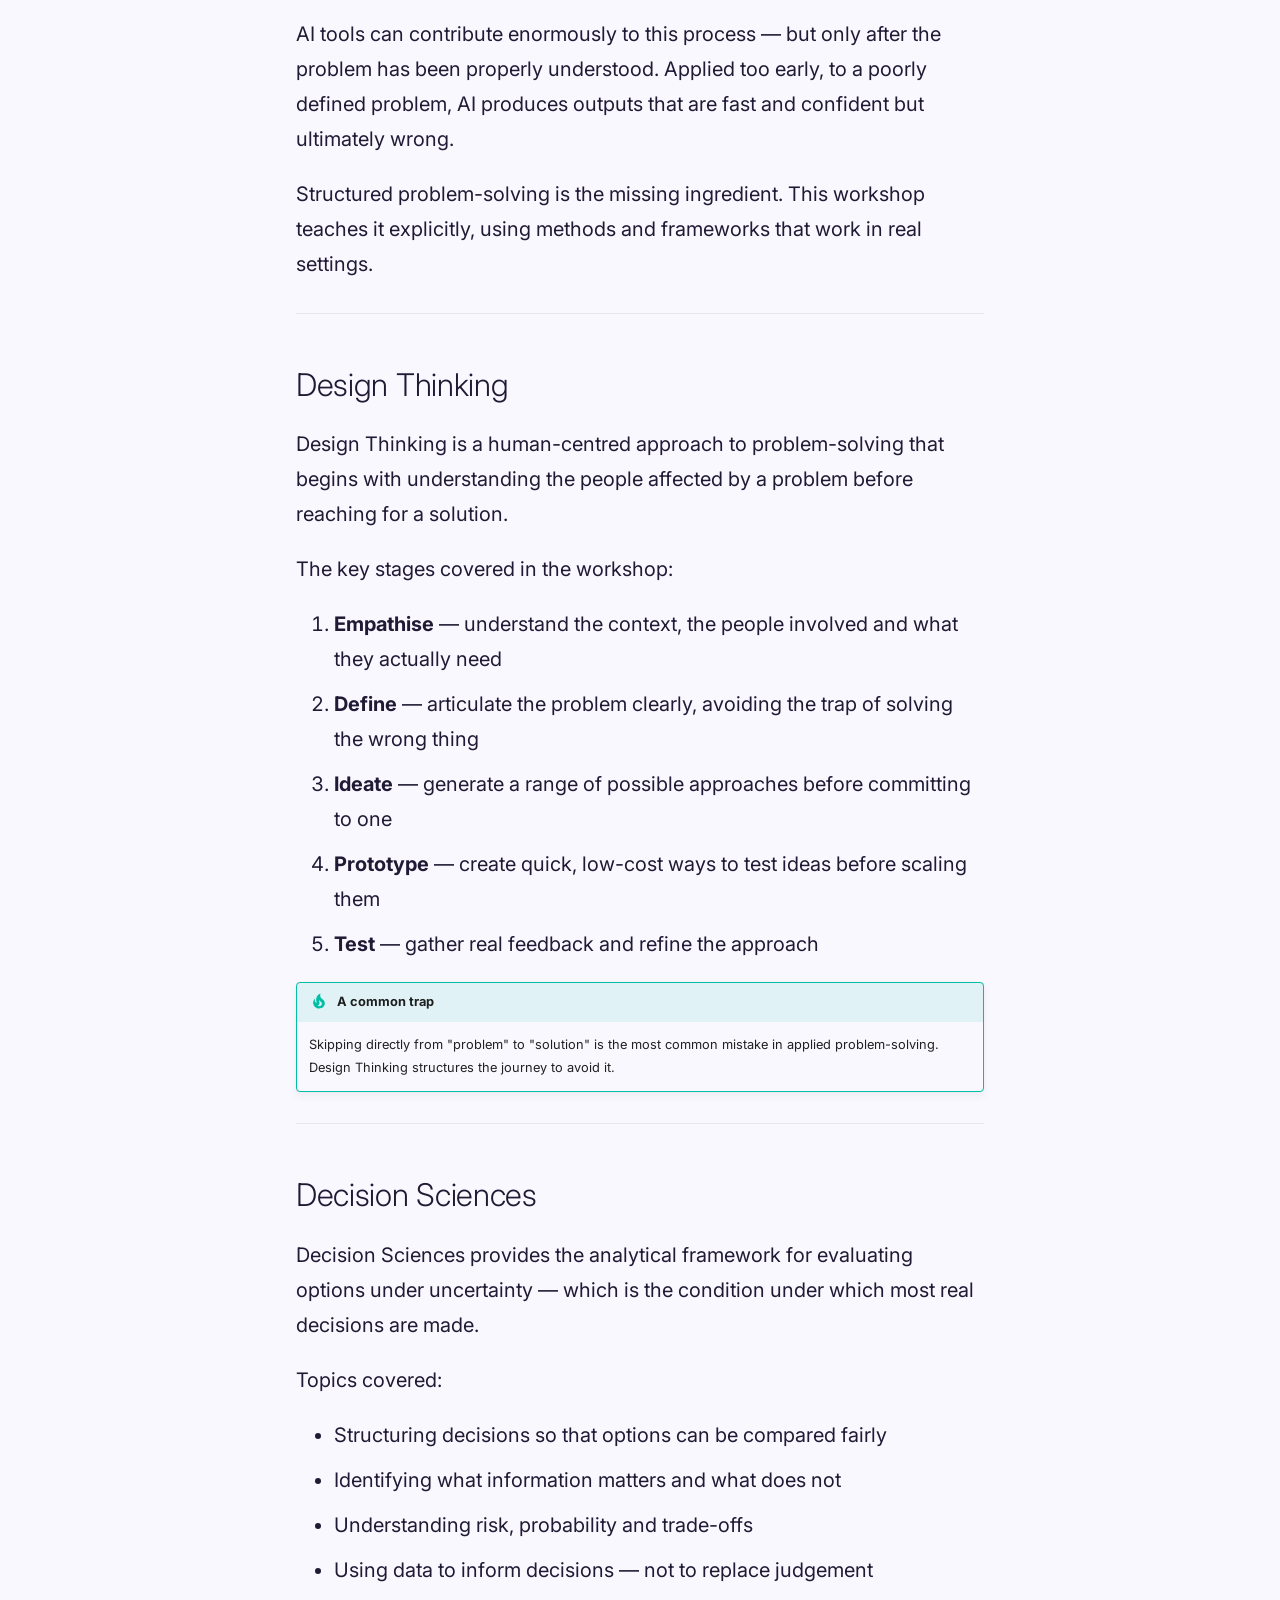
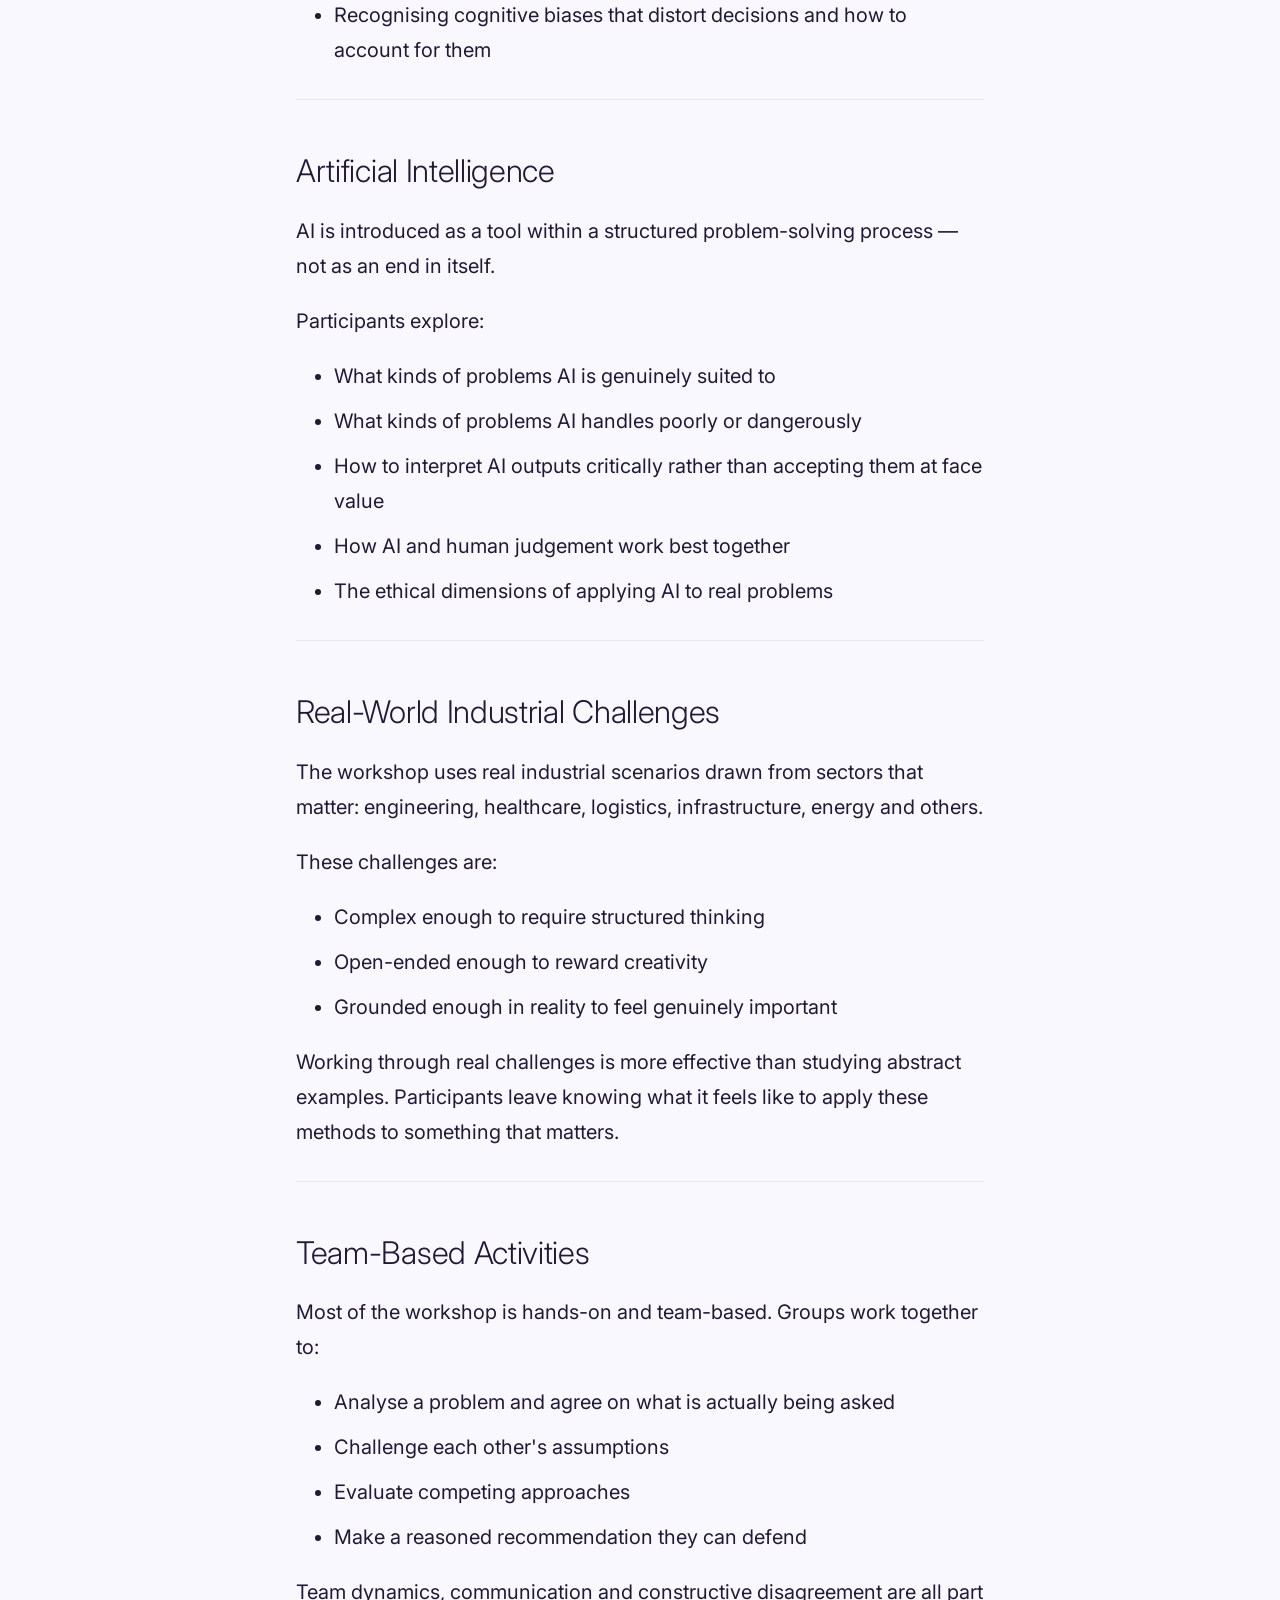
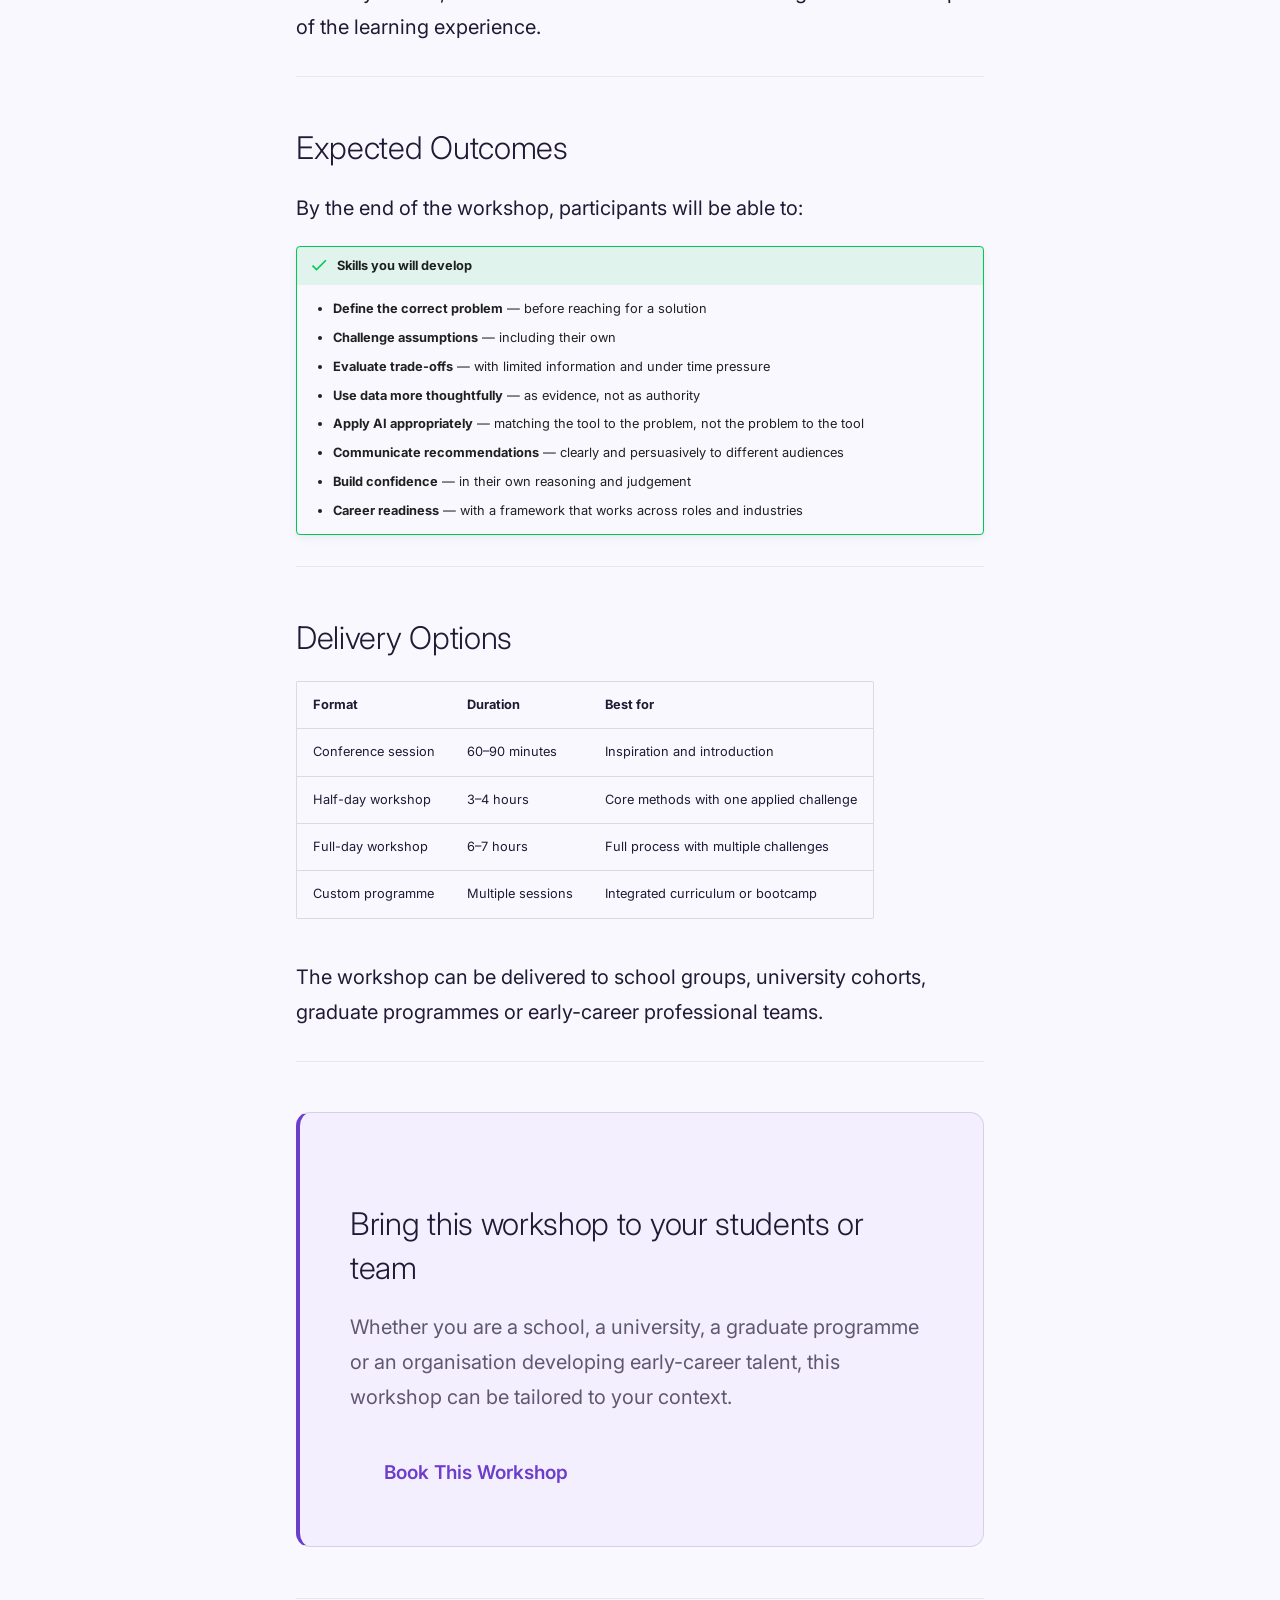
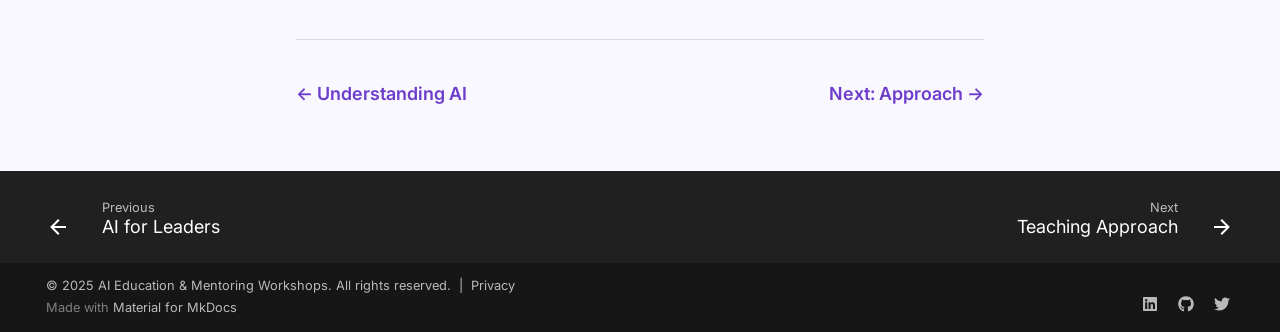
<file: site/industrial-problem-solving/index.html>
<!doctype html>
<html lang="en" class="no-js">
  <head>
    
      <meta charset="utf-8">
      <meta name="viewport" content="width=device-width,initial-scale=1">
      
        <meta name="description" content="A practical workshop for high school students, university students and early-career professionals — using Design Thinking, Decision Sciences and AI to solve real-world industrial challenges.">
      
      
        <meta name="author" content="Codess-Aus">
      
      
      
        <link rel="prev" href="../ai-for-leaders/">
      
      
        <link rel="next" href="../approach/">
      
      
        
      
      
      <link rel="icon" href="../assets/images/site-icon.svg">
      <meta name="generator" content="mkdocs-1.6.1, mkdocs-material-9.7.7">
    
    
      
        <title>Industrial Problem-Solving Using AI & Decision Sciences - AI Education & Mentoring Workshops</title>
      
    
    
      <link rel="stylesheet" href="../assets/stylesheets/main.ec1eaa64.min.css">
      
        
        <link rel="stylesheet" href="../assets/stylesheets/palette.ab4e12ef.min.css">
      
      


    
    
      
    
    
      
        
        
        <link rel="preconnect" href="https://fonts.gstatic.com" crossorigin>
        <link rel="stylesheet" href="https://fonts.googleapis.com/css?family=Inter:300,300i,400,400i,700,700i%7CRoboto+Mono:400,400i,700,700i&display=fallback">
        <style>:root{--md-text-font:"Inter";--md-code-font:"Roboto Mono"}</style>
      
    
    
      <link rel="stylesheet" href="../assets/stylesheets/extra.css">
    
    <script>__md_scope=new URL("..",location),__md_hash=e=>[...e].reduce(((e,_)=>(e<<5)-e+_.charCodeAt(0)),0),__md_get=(e,_=localStorage,t=__md_scope)=>JSON.parse(_.getItem(t.pathname+"."+e)),__md_set=(e,_,t=localStorage,a=__md_scope)=>{try{t.setItem(a.pathname+"."+e,JSON.stringify(_))}catch(e){}}</script>
    
      

    
    
  </head>
  
  
    
    
      
    
    
    
    
    <body dir="ltr" data-md-color-scheme="slate" data-md-color-primary="custom" data-md-color-accent="custom">
  
    
    <input class="md-toggle" data-md-toggle="drawer" type="checkbox" id="__drawer" autocomplete="off">
    <input class="md-toggle" data-md-toggle="search" type="checkbox" id="__search" autocomplete="off">
    <label class="md-overlay" for="__drawer"></label>
    <div data-md-component="skip">
      
        
        <a href="#industrial-problem-solving-using-ai-decision-sciences" class="md-skip">
          Skip to content
        </a>
      
    </div>
    <div data-md-component="announce">
      
    </div>
    
    
      

<header class="md-header" data-md-component="header">
  <nav class="md-header__inner md-grid" aria-label="Header">
    <a href=".." title="AI Education &amp; Mentoring Workshops" class="md-header__button md-logo" aria-label="AI Education & Mentoring Workshops" data-md-component="logo">
      
  <img src="../assets/images/site-icon.svg" alt="logo">

    </a>
    <label class="md-header__button md-icon" for="__drawer">
      
      <svg xmlns="http://www.w3.org/2000/svg" viewBox="0 0 24 24"><path d="M3 6h18v2H3zm0 5h18v2H3zm0 5h18v2H3z"/></svg>
    </label>
    <div class="md-header__title" data-md-component="header-title">
      <div class="md-header__ellipsis">
        <div class="md-header__topic">
          <span class="md-ellipsis">
            AI Education & Mentoring Workshops
          </span>
        </div>
        <div class="md-header__topic" data-md-component="header-topic">
          <span class="md-ellipsis">
            
              Industrial Problem-Solving Using AI & Decision Sciences
            
          </span>
        </div>
      </div>
    </div>
    
      
        <form class="md-header__option" data-md-component="palette">
  
    
    
    
    <input class="md-option" data-md-color-media="(prefers-color-scheme: dark)" data-md-color-scheme="slate" data-md-color-primary="custom" data-md-color-accent="custom"  aria-label="Switch to light mode"  type="radio" name="__palette" id="__palette_0">
    
      <label class="md-header__button md-icon" title="Switch to light mode" for="__palette_1" hidden>
        <svg xmlns="http://www.w3.org/2000/svg" viewBox="0 0 24 24"><path d="M12 7a5 5 0 0 1 5 5 5 5 0 0 1-5 5 5 5 0 0 1-5-5 5 5 0 0 1 5-5m0 2a3 3 0 0 0-3 3 3 3 0 0 0 3 3 3 3 0 0 0 3-3 3 3 0 0 0-3-3m0-7 2.39 3.42C13.65 5.15 12.84 5 12 5s-1.65.15-2.39.42zM3.34 7l4.16-.35A7.2 7.2 0 0 0 5.94 8.5c-.44.74-.69 1.5-.83 2.29zm.02 10 1.76-3.77a7.131 7.131 0 0 0 2.38 4.14zM20.65 7l-1.77 3.79a7.02 7.02 0 0 0-2.38-4.15zm-.01 10-4.14.36c.59-.51 1.12-1.14 1.54-1.86.42-.73.69-1.5.83-2.29zM12 22l-2.41-3.44c.74.27 1.55.44 2.41.44.82 0 1.63-.17 2.37-.44z"/></svg>
      </label>
    
  
    
    
    
    <input class="md-option" data-md-color-media="(prefers-color-scheme: light)" data-md-color-scheme="default" data-md-color-primary="custom" data-md-color-accent="custom"  aria-label="Switch to dark mode"  type="radio" name="__palette" id="__palette_1">
    
      <label class="md-header__button md-icon" title="Switch to dark mode" for="__palette_0" hidden>
        <svg xmlns="http://www.w3.org/2000/svg" viewBox="0 0 24 24"><path d="m17.75 4.09-2.53 1.94.91 3.06-2.63-1.81-2.63 1.81.91-3.06-2.53-1.94L12.44 4l1.06-3 1.06 3zm3.5 6.91-1.64 1.25.59 1.98-1.7-1.17-1.7 1.17.59-1.98L15.75 11l2.06-.05L18.5 9l.69 1.95zm-2.28 4.95c.83-.08 1.72 1.1 1.19 1.85-.32.45-.66.87-1.08 1.27C15.17 23 8.84 23 4.94 19.07c-3.91-3.9-3.91-10.24 0-14.14.4-.4.82-.76 1.27-1.08.75-.53 1.93.36 1.85 1.19-.27 2.86.69 5.83 2.89 8.02a9.96 9.96 0 0 0 8.02 2.89m-1.64 2.02a12.08 12.08 0 0 1-7.8-3.47c-2.17-2.19-3.33-5-3.49-7.82-2.81 3.14-2.7 7.96.31 10.98 3.02 3.01 7.84 3.12 10.98.31"/></svg>
      </label>
    
  
</form>
      
    
    
      <script>var palette=__md_get("__palette");if(palette&&palette.color){if("(prefers-color-scheme)"===palette.color.media){var media=matchMedia("(prefers-color-scheme: light)"),input=document.querySelector(media.matches?"[data-md-color-media='(prefers-color-scheme: light)']":"[data-md-color-media='(prefers-color-scheme: dark)']");palette.color.media=input.getAttribute("data-md-color-media"),palette.color.scheme=input.getAttribute("data-md-color-scheme"),palette.color.primary=input.getAttribute("data-md-color-primary"),palette.color.accent=input.getAttribute("data-md-color-accent")}for(var[key,value]of Object.entries(palette.color))document.body.setAttribute("data-md-color-"+key,value)}</script>
    
    
    
      
      
        <label class="md-header__button md-icon" for="__search">
          
          <svg xmlns="http://www.w3.org/2000/svg" viewBox="0 0 24 24"><path d="M9.5 3A6.5 6.5 0 0 1 16 9.5c0 1.61-.59 3.09-1.56 4.23l.27.27h.79l5 5-1.5 1.5-5-5v-.79l-.27-.27A6.52 6.52 0 0 1 9.5 16 6.5 6.5 0 0 1 3 9.5 6.5 6.5 0 0 1 9.5 3m0 2C7 5 5 7 5 9.5S7 14 9.5 14 14 12 14 9.5 12 5 9.5 5"/></svg>
        </label>
        <div class="md-search" data-md-component="search" role="dialog">
  <label class="md-search__overlay" for="__search"></label>
  <div class="md-search__inner" role="search">
    <form class="md-search__form" name="search">
      <input type="text" class="md-search__input" name="query" aria-label="Search" placeholder="Search" autocapitalize="off" autocorrect="off" autocomplete="off" spellcheck="false" data-md-component="search-query" required>
      <label class="md-search__icon md-icon" for="__search">
        
        <svg xmlns="http://www.w3.org/2000/svg" viewBox="0 0 24 24"><path d="M9.5 3A6.5 6.5 0 0 1 16 9.5c0 1.61-.59 3.09-1.56 4.23l.27.27h.79l5 5-1.5 1.5-5-5v-.79l-.27-.27A6.52 6.52 0 0 1 9.5 16 6.5 6.5 0 0 1 3 9.5 6.5 6.5 0 0 1 9.5 3m0 2C7 5 5 7 5 9.5S7 14 9.5 14 14 12 14 9.5 12 5 9.5 5"/></svg>
        
        <svg xmlns="http://www.w3.org/2000/svg" viewBox="0 0 24 24"><path d="M20 11v2H8l5.5 5.5-1.42 1.42L4.16 12l7.92-7.92L13.5 5.5 8 11z"/></svg>
      </label>
      <nav class="md-search__options" aria-label="Search">
        
        <button type="reset" class="md-search__icon md-icon" title="Clear" aria-label="Clear" tabindex="-1">
          
          <svg xmlns="http://www.w3.org/2000/svg" viewBox="0 0 24 24"><path d="M19 6.41 17.59 5 12 10.59 6.41 5 5 6.41 10.59 12 5 17.59 6.41 19 12 13.41 17.59 19 19 17.59 13.41 12z"/></svg>
        </button>
      </nav>
      
        <div class="md-search__suggest" data-md-component="search-suggest"></div>
      
    </form>
    <div class="md-search__output">
      <div class="md-search__scrollwrap" tabindex="0" data-md-scrollfix>
        <div class="md-search-result" data-md-component="search-result">
          <div class="md-search-result__meta">
            Initializing search
          </div>
          <ol class="md-search-result__list" role="presentation"></ol>
        </div>
      </div>
    </div>
  </div>
</div>
      
    
    
  </nav>
  
</header>
    
    <div class="md-container" data-md-component="container">
      
      
        
          
            
<nav class="md-tabs" aria-label="Tabs" data-md-component="tabs">
  <div class="md-grid">
    <ul class="md-tabs__list">
      
        
  
  
  
  
    <li class="md-tabs__item">
      <a href=".." class="md-tabs__link">
        
  
  
    
  
  Home

      </a>
    </li>
  

      
        
  
  
  
  
    <li class="md-tabs__item">
      <a href="../about/" class="md-tabs__link">
        
  
  
    
  
  About

      </a>
    </li>
  

      
        
  
  
  
  
    <li class="md-tabs__item">
      <a href="../ai-for-leaders/" class="md-tabs__link">
        
  
  
    
  
  AI for Leaders

      </a>
    </li>
  

      
        
  
  
  
    
  
  
    <li class="md-tabs__item md-tabs__item--active">
      <a href="./" class="md-tabs__link">
        
  
  
    
  
  Students & Young Professionals

      </a>
    </li>
  

      
        
  
  
  
  
    
    
      <li class="md-tabs__item">
        <a href="../approach/" class="md-tabs__link">
          
  
  
  Approach

        </a>
      </li>
    
  

      
        
  
  
  
  
    <li class="md-tabs__item">
      <a href="../book-a-workshop/" class="md-tabs__link">
        
  
  
    
  
  Book a Workshop

      </a>
    </li>
  

      
        
  
  
  
  
    <li class="md-tabs__item">
      <a href="../privacy/" class="md-tabs__link">
        
  
  
    
  
  Privacy

      </a>
    </li>
  

      
    </ul>
  </div>
</nav>
          
        
      
      <main class="md-main" data-md-component="main">
        <div class="md-main__inner md-grid">
          
            
              
              <div class="md-sidebar md-sidebar--primary" data-md-component="sidebar" data-md-type="navigation" >
                <div class="md-sidebar__scrollwrap">
                  <div class="md-sidebar__inner">
                    


  


<nav class="md-nav md-nav--primary md-nav--lifted" aria-label="Navigation" data-md-level="0">
  <label class="md-nav__title" for="__drawer">
    <a href=".." title="AI Education &amp; Mentoring Workshops" class="md-nav__button md-logo" aria-label="AI Education & Mentoring Workshops" data-md-component="logo">
      
  <img src="../assets/images/site-icon.svg" alt="logo">

    </a>
    AI Education & Mentoring Workshops
  </label>
  
  <ul class="md-nav__list" data-md-scrollfix>
    
      
      
  
  
  
  
    <li class="md-nav__item">
      <a href=".." class="md-nav__link">
        
  
  
  <span class="md-ellipsis">
    
  
    Home
  

    
  </span>
  
  

      </a>
    </li>
  

    
      
      
  
  
  
  
    <li class="md-nav__item">
      <a href="../about/" class="md-nav__link">
        
  
  
  <span class="md-ellipsis">
    
  
    About
  

    
  </span>
  
  

      </a>
    </li>
  

    
      
      
  
  
  
  
    <li class="md-nav__item">
      <a href="../ai-for-leaders/" class="md-nav__link">
        
  
  
  <span class="md-ellipsis">
    
  
    AI for Leaders
  

    
  </span>
  
  

      </a>
    </li>
  

    
      
      
  
  
    
  
  
  
    <li class="md-nav__item md-nav__item--active">
      
      <input class="md-nav__toggle md-toggle" type="checkbox" id="__toc">
      
      
        
      
      
        <label class="md-nav__link md-nav__link--active" for="__toc">
          
  
  
  <span class="md-ellipsis">
    
  
    Students & Young Professionals
  

    
  </span>
  
  

          <span class="md-nav__icon md-icon"></span>
        </label>
      
      <a href="./" class="md-nav__link md-nav__link--active">
        
  
  
  <span class="md-ellipsis">
    
  
    Students & Young Professionals
  

    
  </span>
  
  

      </a>
      
        

<nav class="md-nav md-nav--secondary" aria-label="Table of contents">
  
  
  
    
  
  
    <label class="md-nav__title" for="__toc">
      <span class="md-nav__icon md-icon"></span>
      Table of contents
    </label>
    <ul class="md-nav__list" data-md-component="toc" data-md-scrollfix>
      
        <li class="md-nav__item">
  <a href="#who-this-workshop-is-for" class="md-nav__link">
    <span class="md-ellipsis">
      
        Who This Workshop Is For
      
    </span>
  </a>
  
</li>
      
        <li class="md-nav__item">
  <a href="#why-structured-problem-solving-matters" class="md-nav__link">
    <span class="md-ellipsis">
      
        Why Structured Problem-Solving Matters
      
    </span>
  </a>
  
</li>
      
        <li class="md-nav__item">
  <a href="#design-thinking" class="md-nav__link">
    <span class="md-ellipsis">
      
        Design Thinking
      
    </span>
  </a>
  
</li>
      
        <li class="md-nav__item">
  <a href="#decision-sciences" class="md-nav__link">
    <span class="md-ellipsis">
      
        Decision Sciences
      
    </span>
  </a>
  
</li>
      
        <li class="md-nav__item">
  <a href="#artificial-intelligence" class="md-nav__link">
    <span class="md-ellipsis">
      
        Artificial Intelligence
      
    </span>
  </a>
  
</li>
      
        <li class="md-nav__item">
  <a href="#real-world-industrial-challenges" class="md-nav__link">
    <span class="md-ellipsis">
      
        Real-World Industrial Challenges
      
    </span>
  </a>
  
</li>
      
        <li class="md-nav__item">
  <a href="#team-based-activities" class="md-nav__link">
    <span class="md-ellipsis">
      
        Team-Based Activities
      
    </span>
  </a>
  
</li>
      
        <li class="md-nav__item">
  <a href="#expected-outcomes" class="md-nav__link">
    <span class="md-ellipsis">
      
        Expected Outcomes
      
    </span>
  </a>
  
</li>
      
        <li class="md-nav__item">
  <a href="#delivery-options" class="md-nav__link">
    <span class="md-ellipsis">
      
        Delivery Options
      
    </span>
  </a>
  
</li>
      
    </ul>
  
</nav>
      
    </li>
  

    
      
      
  
  
  
  
    
    
    
    
      
      
        
      
    
    
    <li class="md-nav__item md-nav__item--nested">
      
        
        
        <input class="md-nav__toggle md-toggle " type="checkbox" id="__nav_5" >
        
          
          <label class="md-nav__link" for="__nav_5" id="__nav_5_label" tabindex="0">
            
  
  
  <span class="md-ellipsis">
    
  
    Approach
  

    
  </span>
  
  

            <span class="md-nav__icon md-icon"></span>
          </label>
        
        <nav class="md-nav" data-md-level="1" aria-labelledby="__nav_5_label" aria-expanded="false">
          <label class="md-nav__title" for="__nav_5">
            <span class="md-nav__icon md-icon"></span>
            
  
    Approach
  

          </label>
          <ul class="md-nav__list" data-md-scrollfix>
            
              
                
  
  
  
  
    <li class="md-nav__item">
      <a href="../approach/" class="md-nav__link">
        
  
  
  <span class="md-ellipsis">
    
  
    Teaching Approach
  

    
  </span>
  
  

      </a>
    </li>
  

              
            
              
                
  
  
  
  
    <li class="md-nav__item">
      <a href="../philosophy/" class="md-nav__link">
        
  
  
  <span class="md-ellipsis">
    
  
    Philosophy
  

    
  </span>
  
  

      </a>
    </li>
  

              
            
          </ul>
        </nav>
      
    </li>
  

    
      
      
  
  
  
  
    <li class="md-nav__item">
      <a href="../book-a-workshop/" class="md-nav__link">
        
  
  
  <span class="md-ellipsis">
    
  
    Book a Workshop
  

    
  </span>
  
  

      </a>
    </li>
  

    
      
      
  
  
  
  
    <li class="md-nav__item">
      <a href="../privacy/" class="md-nav__link">
        
  
  
  <span class="md-ellipsis">
    
  
    Privacy
  

    
  </span>
  
  

      </a>
    </li>
  

    
  </ul>
</nav>
                  </div>
                </div>
              </div>
            
            
              
              <div class="md-sidebar md-sidebar--secondary" data-md-component="sidebar" data-md-type="toc" >
                <div class="md-sidebar__scrollwrap">
                  <div class="md-sidebar__inner">
                    

<nav class="md-nav md-nav--secondary" aria-label="Table of contents">
  
  
  
    
  
  
    <label class="md-nav__title" for="__toc">
      <span class="md-nav__icon md-icon"></span>
      Table of contents
    </label>
    <ul class="md-nav__list" data-md-component="toc" data-md-scrollfix>
      
        <li class="md-nav__item">
  <a href="#who-this-workshop-is-for" class="md-nav__link">
    <span class="md-ellipsis">
      
        Who This Workshop Is For
      
    </span>
  </a>
  
</li>
      
        <li class="md-nav__item">
  <a href="#why-structured-problem-solving-matters" class="md-nav__link">
    <span class="md-ellipsis">
      
        Why Structured Problem-Solving Matters
      
    </span>
  </a>
  
</li>
      
        <li class="md-nav__item">
  <a href="#design-thinking" class="md-nav__link">
    <span class="md-ellipsis">
      
        Design Thinking
      
    </span>
  </a>
  
</li>
      
        <li class="md-nav__item">
  <a href="#decision-sciences" class="md-nav__link">
    <span class="md-ellipsis">
      
        Decision Sciences
      
    </span>
  </a>
  
</li>
      
        <li class="md-nav__item">
  <a href="#artificial-intelligence" class="md-nav__link">
    <span class="md-ellipsis">
      
        Artificial Intelligence
      
    </span>
  </a>
  
</li>
      
        <li class="md-nav__item">
  <a href="#real-world-industrial-challenges" class="md-nav__link">
    <span class="md-ellipsis">
      
        Real-World Industrial Challenges
      
    </span>
  </a>
  
</li>
      
        <li class="md-nav__item">
  <a href="#team-based-activities" class="md-nav__link">
    <span class="md-ellipsis">
      
        Team-Based Activities
      
    </span>
  </a>
  
</li>
      
        <li class="md-nav__item">
  <a href="#expected-outcomes" class="md-nav__link">
    <span class="md-ellipsis">
      
        Expected Outcomes
      
    </span>
  </a>
  
</li>
      
        <li class="md-nav__item">
  <a href="#delivery-options" class="md-nav__link">
    <span class="md-ellipsis">
      
        Delivery Options
      
    </span>
  </a>
  
</li>
      
    </ul>
  
</nav>
                  </div>
                </div>
              </div>
            
          
          
            <div class="md-content" data-md-component="content">
              
              <article class="md-content__inner md-typeset">
                
                  



<div class="chapter-hero">
  <img
    src="../assets/images/sample6.png"
    alt="Students collaborating on a structured problem-solving challenge"
    loading="eager"
    class="chapter-hero__img"
  >
</div>

<h1 id="industrial-problem-solving-using-ai-decision-sciences">Industrial Problem-Solving Using AI &amp; Decision Sciences<a class="headerlink" href="#industrial-problem-solving-using-ai-decision-sciences" title="Permanent link">&para;</a></h1>
<p>The world does not need more people who can use AI tools. It needs people who can
define the right problem, question their assumptions, evaluate trade-offs and
communicate their reasoning clearly — then choose the right tools to help.</p>
<p>This workshop builds those skills.</p>
<hr />
<h2 id="who-this-workshop-is-for">Who This Workshop Is For<a class="headerlink" href="#who-this-workshop-is-for" title="Permanent link">&para;</a></h2>
<div class="tabbed-set tabbed-alternate" data-tabs="1:3"><input checked="checked" id="__tabbed_1_1" name="__tabbed_1" type="radio" /><input id="__tabbed_1_2" name="__tabbed_1" type="radio" /><input id="__tabbed_1_3" name="__tabbed_1" type="radio" /><div class="tabbed-labels"><label for="__tabbed_1_1">High School Students</label><label for="__tabbed_1_2">University Students</label><label for="__tabbed_1_3">Early-Career Professionals</label></div>
<div class="tabbed-content">
<div class="tabbed-block">
<p>Students in senior secondary school who are curious about how the technology
they encounter every day actually works — and how it is used to solve genuine
industrial challenges. No prior technical knowledge required.</p>
</div>
<div class="tabbed-block">
<p>Undergraduate and postgraduate students across engineering, science, business,
mathematics and related disciplines who want to develop structured
problem-solving skills that complement their academic training.</p>
</div>
<div class="tabbed-block">
<p>Graduates and professionals in the first few years of their careers who want
to build confidence in applying systematic thinking and AI appropriately
in workplace settings.</p>
</div>
</div>
</div>
<hr />
<h2 id="why-structured-problem-solving-matters">Why Structured Problem-Solving Matters<a class="headerlink" href="#why-structured-problem-solving-matters" title="Permanent link">&para;</a></h2>
<p>Most real-world problems are poorly defined. The challenge is rarely "solve this";
it is usually "figure out what the actual problem is, and then work out whether
it is worth solving and how."</p>
<p>AI tools can contribute enormously to this process — but only after the problem
has been properly understood. Applied too early, to a poorly defined problem,
AI produces outputs that are fast and confident but ultimately wrong.</p>
<p>Structured problem-solving is the missing ingredient. This workshop teaches it
explicitly, using methods and frameworks that work in real settings.</p>
<hr />
<h2 id="design-thinking">Design Thinking<a class="headerlink" href="#design-thinking" title="Permanent link">&para;</a></h2>
<p>Design Thinking is a human-centred approach to problem-solving that begins with
understanding the people affected by a problem before reaching for a solution.</p>
<p>The key stages covered in the workshop:</p>
<ol>
<li><strong>Empathise</strong> — understand the context, the people involved and what they actually need</li>
<li><strong>Define</strong> — articulate the problem clearly, avoiding the trap of solving the wrong thing</li>
<li><strong>Ideate</strong> — generate a range of possible approaches before committing to one</li>
<li><strong>Prototype</strong> — create quick, low-cost ways to test ideas before scaling them</li>
<li><strong>Test</strong> — gather real feedback and refine the approach</li>
</ol>
<div class="admonition tip">
<p class="admonition-title">A common trap</p>
<p>Skipping directly from "problem" to "solution" is the most common mistake in
applied problem-solving. Design Thinking structures the journey to avoid it.</p>
</div>
<hr />
<h2 id="decision-sciences">Decision Sciences<a class="headerlink" href="#decision-sciences" title="Permanent link">&para;</a></h2>
<p>Decision Sciences provides the analytical framework for evaluating options under
uncertainty — which is the condition under which most real decisions are made.</p>
<p>Topics covered:</p>
<ul>
<li>Structuring decisions so that options can be compared fairly</li>
<li>Identifying what information matters and what does not</li>
<li>Understanding risk, probability and trade-offs</li>
<li>Using data to inform decisions — not to replace judgement</li>
<li>Recognising cognitive biases that distort decisions and how to account for them</li>
</ul>
<hr />
<h2 id="artificial-intelligence">Artificial Intelligence<a class="headerlink" href="#artificial-intelligence" title="Permanent link">&para;</a></h2>
<p>AI is introduced as a tool within a structured problem-solving process — not as
an end in itself.</p>
<p>Participants explore:</p>
<ul>
<li>What kinds of problems AI is genuinely suited to</li>
<li>What kinds of problems AI handles poorly or dangerously</li>
<li>How to interpret AI outputs critically rather than accepting them at face value</li>
<li>How AI and human judgement work best together</li>
<li>The ethical dimensions of applying AI to real problems</li>
</ul>
<hr />
<h2 id="real-world-industrial-challenges">Real-World Industrial Challenges<a class="headerlink" href="#real-world-industrial-challenges" title="Permanent link">&para;</a></h2>
<p>The workshop uses real industrial scenarios drawn from sectors that matter:
engineering, healthcare, logistics, infrastructure, energy and others.</p>
<p>These challenges are:</p>
<ul>
<li>Complex enough to require structured thinking</li>
<li>Open-ended enough to reward creativity</li>
<li>Grounded enough in reality to feel genuinely important</li>
</ul>
<p>Working through real challenges is more effective than studying abstract examples.
Participants leave knowing what it feels like to apply these methods to something
that matters.</p>
<hr />
<h2 id="team-based-activities">Team-Based Activities<a class="headerlink" href="#team-based-activities" title="Permanent link">&para;</a></h2>
<p>Most of the workshop is hands-on and team-based. Groups work together to:</p>
<ul>
<li>Analyse a problem and agree on what is actually being asked</li>
<li>Challenge each other's assumptions</li>
<li>Evaluate competing approaches</li>
<li>Make a reasoned recommendation they can defend</li>
</ul>
<p>Team dynamics, communication and constructive disagreement are all part of the
learning experience.</p>
<hr />
<h2 id="expected-outcomes">Expected Outcomes<a class="headerlink" href="#expected-outcomes" title="Permanent link">&para;</a></h2>
<p>By the end of the workshop, participants will be able to:</p>
<div class="admonition success">
<p class="admonition-title">Skills you will develop</p>
<ul>
<li><strong>Define the correct problem</strong> — before reaching for a solution</li>
<li><strong>Challenge assumptions</strong> — including their own</li>
<li><strong>Evaluate trade-offs</strong> — with limited information and under time pressure</li>
<li><strong>Use data more thoughtfully</strong> — as evidence, not as authority</li>
<li><strong>Apply AI appropriately</strong> — matching the tool to the problem, not the problem to the tool</li>
<li><strong>Communicate recommendations</strong> — clearly and persuasively to different audiences</li>
<li><strong>Build confidence</strong> — in their own reasoning and judgement</li>
<li><strong>Career readiness</strong> — with a framework that works across roles and industries</li>
</ul>
</div>
<hr />
<h2 id="delivery-options">Delivery Options<a class="headerlink" href="#delivery-options" title="Permanent link">&para;</a></h2>
<table>
<thead>
<tr>
<th>Format</th>
<th>Duration</th>
<th>Best for</th>
</tr>
</thead>
<tbody>
<tr>
<td>Conference session</td>
<td>60–90 minutes</td>
<td>Inspiration and introduction</td>
</tr>
<tr>
<td>Half-day workshop</td>
<td>3–4 hours</td>
<td>Core methods with one applied challenge</td>
</tr>
<tr>
<td>Full-day workshop</td>
<td>6–7 hours</td>
<td>Full process with multiple challenges</td>
</tr>
<tr>
<td>Custom programme</td>
<td>Multiple sessions</td>
<td>Integrated curriculum or bootcamp</td>
</tr>
</tbody>
</table>
<p>The workshop can be delivered to school groups, university cohorts, graduate
programmes or early-career professional teams.</p>
<hr />
<div class="cta-panel">
  <h2 class="cta-panel__heading">Bring this workshop to your students or team</h2>
  <p>
    Whether you are a school, a university, a graduate programme or an organisation
    developing early-career talent, this workshop can be tailored to your context.
  </p>
  <a href="../book-a-workshop/" class="btn btn-primary">Book This Workshop</a>
</div>

<hr />
<div class="chapter-nav">
  <a href="../philosophy/" class="chapter-nav__prev">← Understanding AI</a>
  <a href="../approach/" class="chapter-nav__next">Next: Approach →</a>
</div>







  
  






                
              </article>
            </div>
          
          
<script>var target=document.getElementById(location.hash.slice(1));target&&target.name&&(target.checked=target.name.startsWith("__tabbed_"))</script>
        </div>
        
          <button type="button" class="md-top md-icon" data-md-component="top" hidden>
  
  <svg xmlns="http://www.w3.org/2000/svg" viewBox="0 0 24 24"><path d="M13 20h-2V8l-5.5 5.5-1.42-1.42L12 4.16l7.92 7.92-1.42 1.42L13 8z"/></svg>
  Back to top
</button>
        
      </main>
      
        <footer class="md-footer">
  
    
      
      <nav class="md-footer__inner md-grid" aria-label="Footer" >
        
          
          <a href="../ai-for-leaders/" class="md-footer__link md-footer__link--prev" aria-label="Previous: AI for Leaders">
            <div class="md-footer__button md-icon">
              
              <svg xmlns="http://www.w3.org/2000/svg" viewBox="0 0 24 24"><path d="M20 11v2H8l5.5 5.5-1.42 1.42L4.16 12l7.92-7.92L13.5 5.5 8 11z"/></svg>
            </div>
            <div class="md-footer__title">
              <span class="md-footer__direction">
                Previous
              </span>
              <div class="md-ellipsis">
                AI for Leaders
              </div>
            </div>
          </a>
        
        
          
          <a href="../approach/" class="md-footer__link md-footer__link--next" aria-label="Next: Teaching Approach">
            <div class="md-footer__title">
              <span class="md-footer__direction">
                Next
              </span>
              <div class="md-ellipsis">
                Teaching Approach
              </div>
            </div>
            <div class="md-footer__button md-icon">
              
              <svg xmlns="http://www.w3.org/2000/svg" viewBox="0 0 24 24"><path d="M4 11v2h12l-5.5 5.5 1.42 1.42L19.84 12l-7.92-7.92L10.5 5.5 16 11z"/></svg>
            </div>
          </a>
        
      </nav>
    
  
  <div class="md-footer-meta md-typeset">
    <div class="md-footer-meta__inner md-grid">
      <div class="md-copyright">
  
    <div class="md-copyright__highlight">
      &copy; 2025 AI Education &amp; Mentoring Workshops. All rights reserved. &nbsp;|&nbsp; <a href="privacy/">Privacy</a>
    </div>
  
  
    Made with
    <a href="https://squidfunk.github.io/mkdocs-material/" target="_blank" rel="noopener">
      Material for MkDocs
    </a>
  
</div>
      
        
<div class="md-social">
  
    
    
    
    
    <a href="https://linkedin.com/in/placeholder" target="_blank" rel="noopener" title="LinkedIn" class="md-social__link">
      <svg xmlns="http://www.w3.org/2000/svg" viewBox="0 0 448 512"><!--! Font Awesome Free 7.1.0 by @fontawesome - https://fontawesome.com License - https://fontawesome.com/license/free (Icons: CC BY 4.0, Fonts: SIL OFL 1.1, Code: MIT License) Copyright 2025 Fonticons, Inc.--><path d="M416 32H31.9C14.3 32 0 46.5 0 64.3v383.4C0 465.5 14.3 480 31.9 480H416c17.6 0 32-14.5 32-32.3V64.3c0-17.8-14.4-32.3-32-32.3M135.4 416H69V202.2h66.5V416zM102.2 96a38.5 38.5 0 1 1 0 77 38.5 38.5 0 1 1 0-77m282.1 320h-66.4V312c0-24.8-.5-56.7-34.5-56.7-34.6 0-39.9 27-39.9 54.9V416h-66.4V202.2h63.7v29.2h.9c8.9-16.8 30.6-34.5 62.9-34.5 67.2 0 79.7 44.3 79.7 101.9z"/></svg>
    </a>
  
    
    
    
    
    <a href="https://github.com/codess-aus" target="_blank" rel="noopener" title="GitHub" class="md-social__link">
      <svg xmlns="http://www.w3.org/2000/svg" viewBox="0 0 512 512"><!--! Font Awesome Free 7.1.0 by @fontawesome - https://fontawesome.com License - https://fontawesome.com/license/free (Icons: CC BY 4.0, Fonts: SIL OFL 1.1, Code: MIT License) Copyright 2025 Fonticons, Inc.--><path d="M173.9 397.4c0 2-2.3 3.6-5.2 3.6-3.3.3-5.6-1.3-5.6-3.6 0-2 2.3-3.6 5.2-3.6 3-.3 5.6 1.3 5.6 3.6m-31.1-4.5c-.7 2 1.3 4.3 4.3 4.9 2.6 1 5.6 0 6.2-2s-1.3-4.3-4.3-5.2c-2.6-.7-5.5.3-6.2 2.3m44.2-1.7c-2.9.7-4.9 2.6-4.6 4.9.3 2 2.9 3.3 5.9 2.6 2.9-.7 4.9-2.6 4.6-4.6-.3-1.9-3-3.2-5.9-2.9M252.8 8C114.1 8 8 113.3 8 252c0 110.9 69.8 205.8 169.5 239.2 12.8 2.3 17.3-5.6 17.3-12.1 0-6.2-.3-40.4-.3-61.4 0 0-70 15-84.7-29.8 0 0-11.4-29.1-27.8-36.6 0 0-22.9-15.7 1.6-15.4 0 0 24.9 2 38.6 25.8 21.9 38.6 58.6 27.5 72.9 20.9 2.3-16 8.8-27.1 16-33.7-55.9-6.2-112.3-14.3-112.3-110.5 0-27.5 7.6-41.3 23.6-58.9-2.6-6.5-11.1-33.3 2.6-67.9 20.9-6.5 69 27 69 27 20-5.6 41.5-8.5 62.8-8.5s42.8 2.9 62.8 8.5c0 0 48.1-33.6 69-27 13.7 34.7 5.2 61.4 2.6 67.9 16 17.7 25.8 31.5 25.8 58.9 0 96.5-58.9 104.2-114.8 110.5 9.2 7.9 17 22.9 17 46.4 0 33.7-.3 75.4-.3 83.6 0 6.5 4.6 14.4 17.3 12.1C436.2 457.8 504 362.9 504 252 504 113.3 391.5 8 252.8 8M105.2 352.9c-1.3 1-1 3.3.7 5.2 1.6 1.6 3.9 2.3 5.2 1 1.3-1 1-3.3-.7-5.2-1.6-1.6-3.9-2.3-5.2-1m-10.8-8.1c-.7 1.3.3 2.9 2.3 3.9 1.6 1 3.6.7 4.3-.7.7-1.3-.3-2.9-2.3-3.9-2-.6-3.6-.3-4.3.7m32.4 35.6c-1.6 1.3-1 4.3 1.3 6.2 2.3 2.3 5.2 2.6 6.5 1 1.3-1.3.7-4.3-1.3-6.2-2.2-2.3-5.2-2.6-6.5-1m-11.4-14.7c-1.6 1-1.6 3.6 0 5.9s4.3 3.3 5.6 2.3c1.6-1.3 1.6-3.9 0-6.2-1.4-2.3-4-3.3-5.6-2"/></svg>
    </a>
  
    
    
    
    
    <a href="https://twitter.com/placeholder" target="_blank" rel="noopener" title="Twitter / X" class="md-social__link">
      <svg xmlns="http://www.w3.org/2000/svg" viewBox="0 0 512 512"><!--! Font Awesome Free 7.1.0 by @fontawesome - https://fontawesome.com License - https://fontawesome.com/license/free (Icons: CC BY 4.0, Fonts: SIL OFL 1.1, Code: MIT License) Copyright 2025 Fonticons, Inc.--><path d="M459.4 151.7c.3 4.5.3 9.1.3 13.6 0 138.7-105.6 298.6-298.6 298.6-59.5 0-114.7-17.2-161.1-47.1 8.4 1 16.6 1.3 25.3 1.3 49.1 0 94.2-16.6 130.3-44.8-46.1-1-84.8-31.2-98.1-72.8 6.5 1 13 1.6 19.8 1.6 9.4 0 18.8-1.3 27.6-3.6-48.1-9.7-84.1-52-84.1-103v-1.3c14 7.8 30.2 12.7 47.4 13.3-28.3-18.8-46.8-51-46.8-87.4 0-19.5 5.2-37.4 14.3-53C87.4 130.8 165 172.4 252.1 176.9c-1.6-7.8-2.6-15.9-2.6-24C249.5 95.1 296.3 48 354.4 48c30.2 0 57.5 12.7 76.7 33.1 23.7-4.5 46.5-13.3 66.6-25.3-7.8 24.4-24.4 44.8-46.1 57.8 21.1-2.3 41.6-8.1 60.4-16.2-14.3 20.8-32.2 39.3-52.6 54.3"/></svg>
    </a>
  
</div>
      
    </div>
  </div>
</footer>
      
    </div>
    <div class="md-dialog" data-md-component="dialog">
      <div class="md-dialog__inner md-typeset"></div>
    </div>
    
    
    
      
      
      <script id="__config" type="application/json">{"annotate": null, "base": "..", "features": ["navigation.tabs", "navigation.sections", "navigation.top", "navigation.footer", "search.highlight", "search.suggest", "content.code.copy", "toc.follow"], "search": "../assets/javascripts/workers/search.2c215733.min.js", "tags": null, "translations": {"clipboard.copied": "Copied to clipboard", "clipboard.copy": "Copy to clipboard", "search.result.more.one": "1 more on this page", "search.result.more.other": "# more on this page", "search.result.none": "No matching documents", "search.result.one": "1 matching document", "search.result.other": "# matching documents", "search.result.placeholder": "Type to start searching", "search.result.term.missing": "Missing", "select.version": "Select version"}, "version": null}</script>
    
    
      <script src="../assets/javascripts/bundle.d7400e89.min.js"></script>
      
        <script src="../assets/javascripts/extra.js"></script>
      
    
  </body>
</html>
</file>
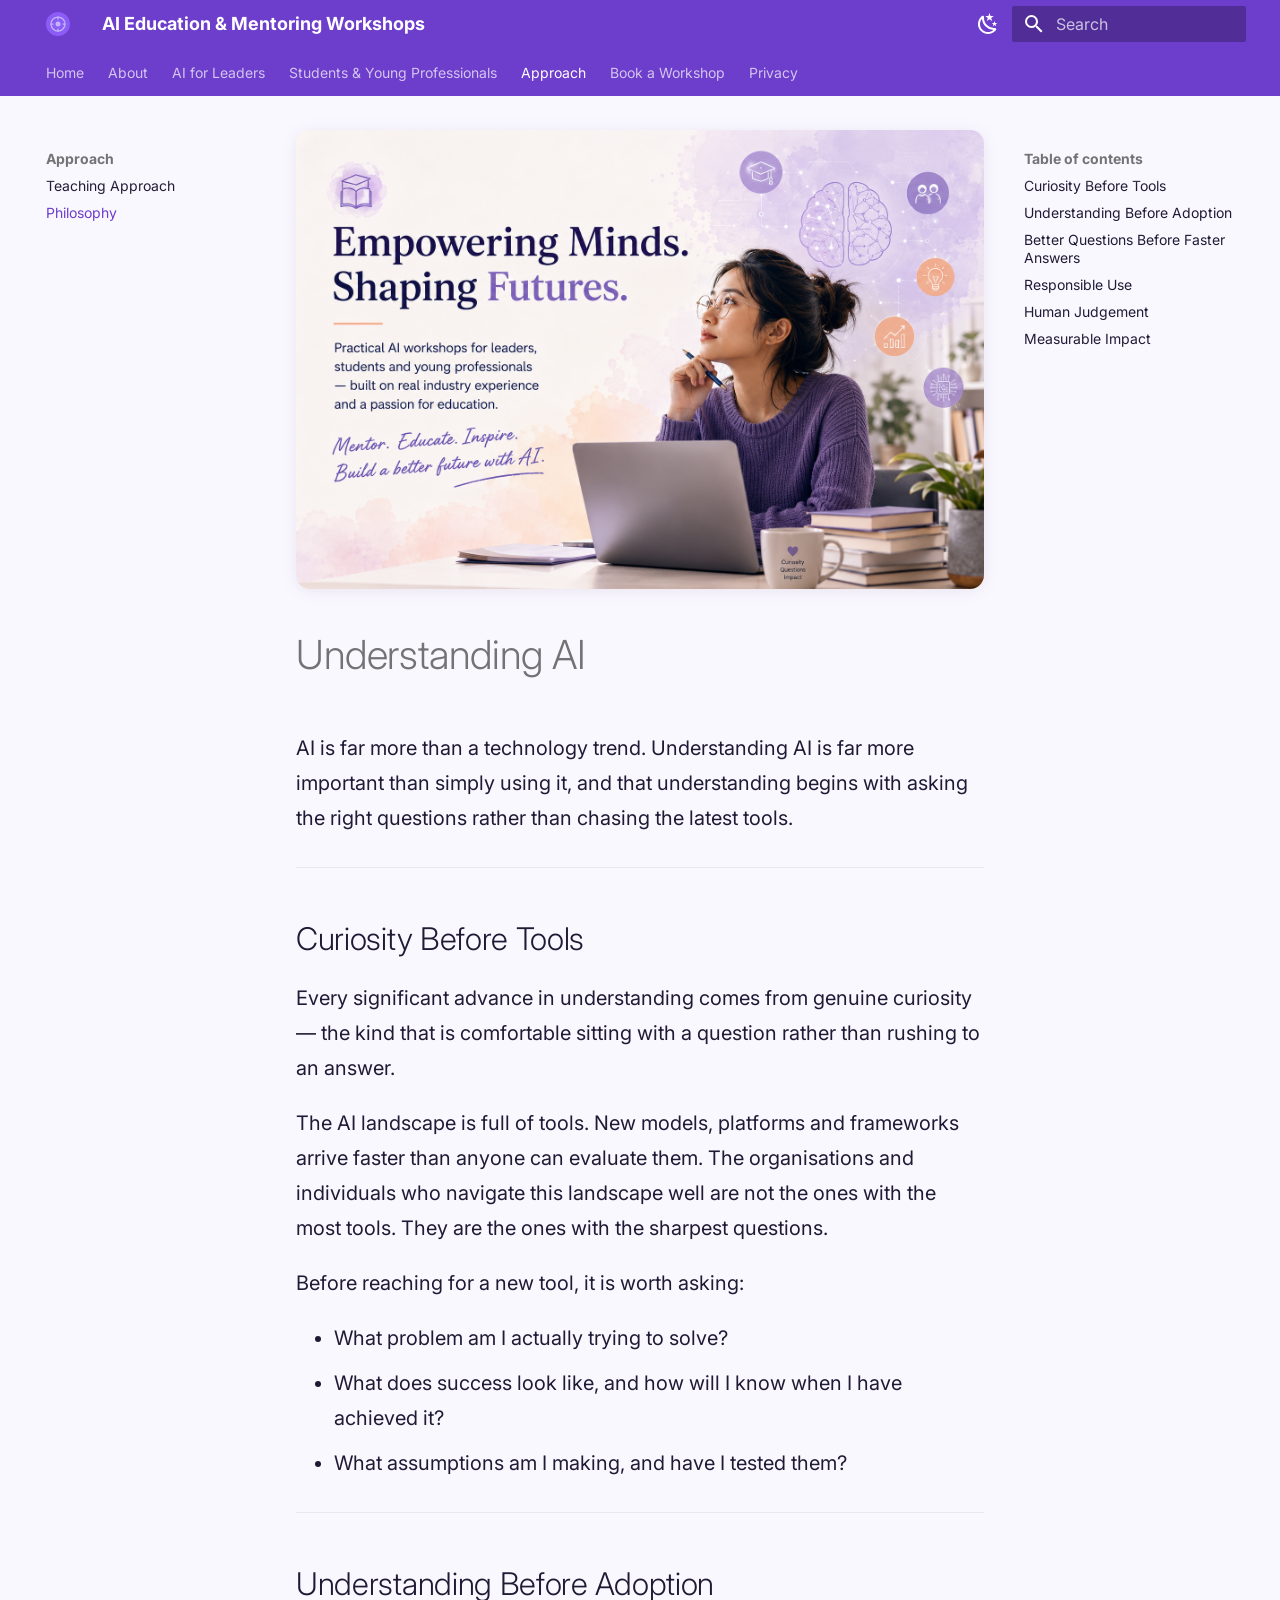
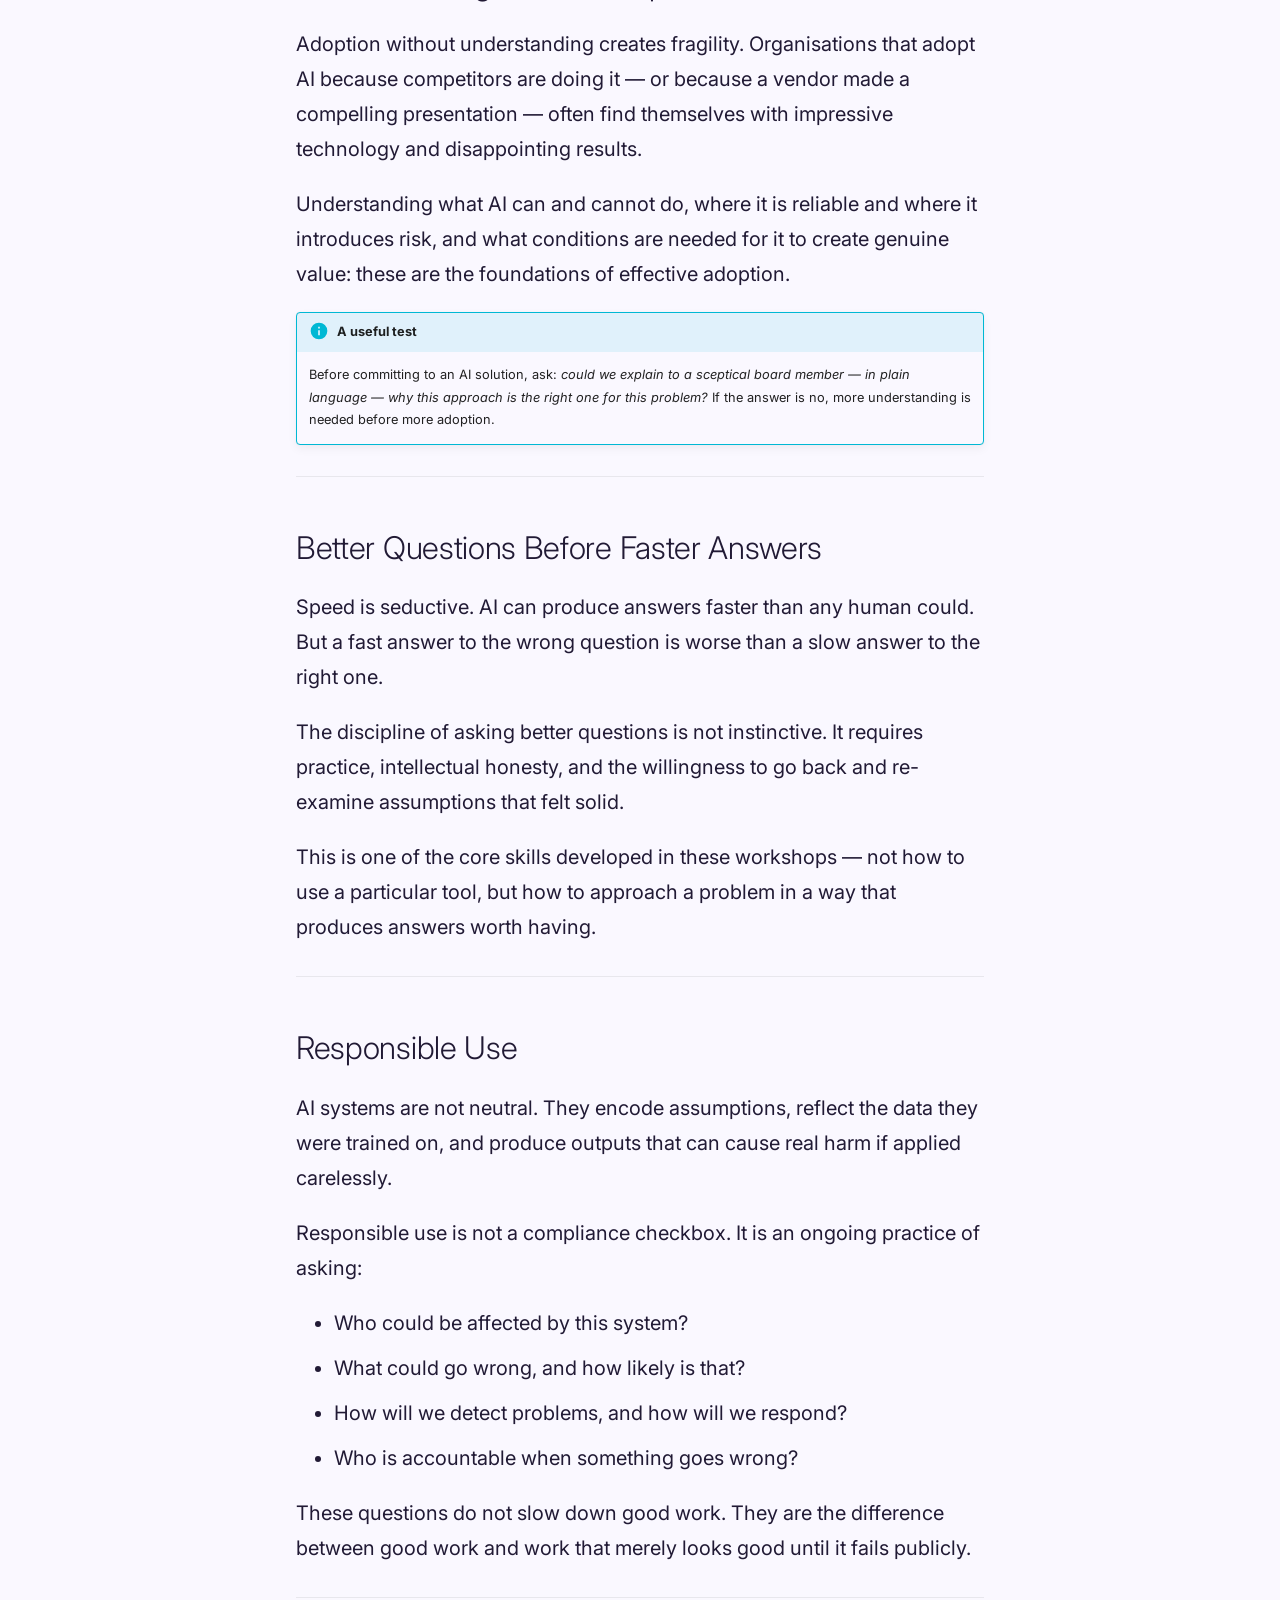
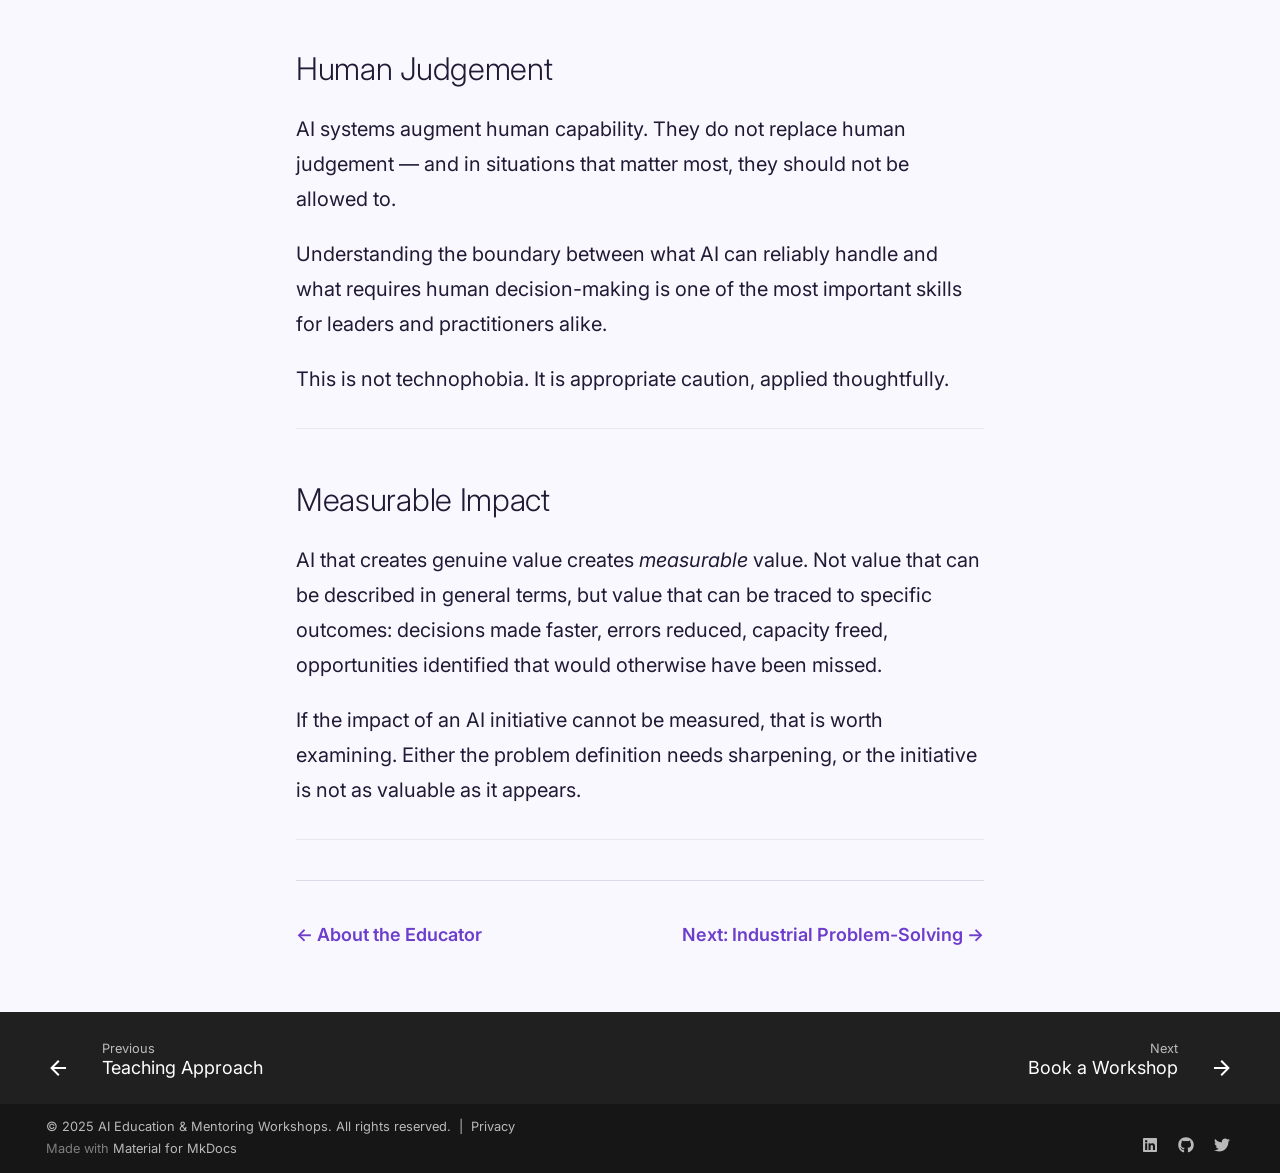
<file: site/philosophy/index.html>
<!doctype html>
<html lang="en" class="no-js">
  <head>
    
      <meta charset="utf-8">
      <meta name="viewport" content="width=device-width,initial-scale=1">
      
        <meta name="description" content="AI is far more than a technology trend. Understanding it matters more than simply using it, and that understanding begins with asking the right questions.">
      
      
        <meta name="author" content="Codess-Aus">
      
      
      
        <link rel="prev" href="../approach/">
      
      
        <link rel="next" href="../book-a-workshop/">
      
      
        
      
      
      <link rel="icon" href="../assets/images/site-icon.svg">
      <meta name="generator" content="mkdocs-1.6.1, mkdocs-material-9.7.7">
    
    
      
        <title>Understanding AI — Philosophy - AI Education & Mentoring Workshops</title>
      
    
    
      <link rel="stylesheet" href="../assets/stylesheets/main.ec1eaa64.min.css">
      
        
        <link rel="stylesheet" href="../assets/stylesheets/palette.ab4e12ef.min.css">
      
      


    
    
      
    
    
      
        
        
        <link rel="preconnect" href="https://fonts.gstatic.com" crossorigin>
        <link rel="stylesheet" href="https://fonts.googleapis.com/css?family=Inter:300,300i,400,400i,700,700i%7CRoboto+Mono:400,400i,700,700i&display=fallback">
        <style>:root{--md-text-font:"Inter";--md-code-font:"Roboto Mono"}</style>
      
    
    
      <link rel="stylesheet" href="../assets/stylesheets/extra.css">
    
    <script>__md_scope=new URL("..",location),__md_hash=e=>[...e].reduce(((e,_)=>(e<<5)-e+_.charCodeAt(0)),0),__md_get=(e,_=localStorage,t=__md_scope)=>JSON.parse(_.getItem(t.pathname+"."+e)),__md_set=(e,_,t=localStorage,a=__md_scope)=>{try{t.setItem(a.pathname+"."+e,JSON.stringify(_))}catch(e){}}</script>
    
      

    
    
  </head>
  
  
    
    
      
    
    
    
    
    <body dir="ltr" data-md-color-scheme="slate" data-md-color-primary="custom" data-md-color-accent="custom">
  
    
    <input class="md-toggle" data-md-toggle="drawer" type="checkbox" id="__drawer" autocomplete="off">
    <input class="md-toggle" data-md-toggle="search" type="checkbox" id="__search" autocomplete="off">
    <label class="md-overlay" for="__drawer"></label>
    <div data-md-component="skip">
      
        
        <a href="#understanding-ai" class="md-skip">
          Skip to content
        </a>
      
    </div>
    <div data-md-component="announce">
      
    </div>
    
    
      

<header class="md-header" data-md-component="header">
  <nav class="md-header__inner md-grid" aria-label="Header">
    <a href=".." title="AI Education &amp; Mentoring Workshops" class="md-header__button md-logo" aria-label="AI Education & Mentoring Workshops" data-md-component="logo">
      
  <img src="../assets/images/site-icon.svg" alt="logo">

    </a>
    <label class="md-header__button md-icon" for="__drawer">
      
      <svg xmlns="http://www.w3.org/2000/svg" viewBox="0 0 24 24"><path d="M3 6h18v2H3zm0 5h18v2H3zm0 5h18v2H3z"/></svg>
    </label>
    <div class="md-header__title" data-md-component="header-title">
      <div class="md-header__ellipsis">
        <div class="md-header__topic">
          <span class="md-ellipsis">
            AI Education & Mentoring Workshops
          </span>
        </div>
        <div class="md-header__topic" data-md-component="header-topic">
          <span class="md-ellipsis">
            
              Understanding AI — Philosophy
            
          </span>
        </div>
      </div>
    </div>
    
      
        <form class="md-header__option" data-md-component="palette">
  
    
    
    
    <input class="md-option" data-md-color-media="(prefers-color-scheme: dark)" data-md-color-scheme="slate" data-md-color-primary="custom" data-md-color-accent="custom"  aria-label="Switch to light mode"  type="radio" name="__palette" id="__palette_0">
    
      <label class="md-header__button md-icon" title="Switch to light mode" for="__palette_1" hidden>
        <svg xmlns="http://www.w3.org/2000/svg" viewBox="0 0 24 24"><path d="M12 7a5 5 0 0 1 5 5 5 5 0 0 1-5 5 5 5 0 0 1-5-5 5 5 0 0 1 5-5m0 2a3 3 0 0 0-3 3 3 3 0 0 0 3 3 3 3 0 0 0 3-3 3 3 0 0 0-3-3m0-7 2.39 3.42C13.65 5.15 12.84 5 12 5s-1.65.15-2.39.42zM3.34 7l4.16-.35A7.2 7.2 0 0 0 5.94 8.5c-.44.74-.69 1.5-.83 2.29zm.02 10 1.76-3.77a7.131 7.131 0 0 0 2.38 4.14zM20.65 7l-1.77 3.79a7.02 7.02 0 0 0-2.38-4.15zm-.01 10-4.14.36c.59-.51 1.12-1.14 1.54-1.86.42-.73.69-1.5.83-2.29zM12 22l-2.41-3.44c.74.27 1.55.44 2.41.44.82 0 1.63-.17 2.37-.44z"/></svg>
      </label>
    
  
    
    
    
    <input class="md-option" data-md-color-media="(prefers-color-scheme: light)" data-md-color-scheme="default" data-md-color-primary="custom" data-md-color-accent="custom"  aria-label="Switch to dark mode"  type="radio" name="__palette" id="__palette_1">
    
      <label class="md-header__button md-icon" title="Switch to dark mode" for="__palette_0" hidden>
        <svg xmlns="http://www.w3.org/2000/svg" viewBox="0 0 24 24"><path d="m17.75 4.09-2.53 1.94.91 3.06-2.63-1.81-2.63 1.81.91-3.06-2.53-1.94L12.44 4l1.06-3 1.06 3zm3.5 6.91-1.64 1.25.59 1.98-1.7-1.17-1.7 1.17.59-1.98L15.75 11l2.06-.05L18.5 9l.69 1.95zm-2.28 4.95c.83-.08 1.72 1.1 1.19 1.85-.32.45-.66.87-1.08 1.27C15.17 23 8.84 23 4.94 19.07c-3.91-3.9-3.91-10.24 0-14.14.4-.4.82-.76 1.27-1.08.75-.53 1.93.36 1.85 1.19-.27 2.86.69 5.83 2.89 8.02a9.96 9.96 0 0 0 8.02 2.89m-1.64 2.02a12.08 12.08 0 0 1-7.8-3.47c-2.17-2.19-3.33-5-3.49-7.82-2.81 3.14-2.7 7.96.31 10.98 3.02 3.01 7.84 3.12 10.98.31"/></svg>
      </label>
    
  
</form>
      
    
    
      <script>var palette=__md_get("__palette");if(palette&&palette.color){if("(prefers-color-scheme)"===palette.color.media){var media=matchMedia("(prefers-color-scheme: light)"),input=document.querySelector(media.matches?"[data-md-color-media='(prefers-color-scheme: light)']":"[data-md-color-media='(prefers-color-scheme: dark)']");palette.color.media=input.getAttribute("data-md-color-media"),palette.color.scheme=input.getAttribute("data-md-color-scheme"),palette.color.primary=input.getAttribute("data-md-color-primary"),palette.color.accent=input.getAttribute("data-md-color-accent")}for(var[key,value]of Object.entries(palette.color))document.body.setAttribute("data-md-color-"+key,value)}</script>
    
    
    
      
      
        <label class="md-header__button md-icon" for="__search">
          
          <svg xmlns="http://www.w3.org/2000/svg" viewBox="0 0 24 24"><path d="M9.5 3A6.5 6.5 0 0 1 16 9.5c0 1.61-.59 3.09-1.56 4.23l.27.27h.79l5 5-1.5 1.5-5-5v-.79l-.27-.27A6.52 6.52 0 0 1 9.5 16 6.5 6.5 0 0 1 3 9.5 6.5 6.5 0 0 1 9.5 3m0 2C7 5 5 7 5 9.5S7 14 9.5 14 14 12 14 9.5 12 5 9.5 5"/></svg>
        </label>
        <div class="md-search" data-md-component="search" role="dialog">
  <label class="md-search__overlay" for="__search"></label>
  <div class="md-search__inner" role="search">
    <form class="md-search__form" name="search">
      <input type="text" class="md-search__input" name="query" aria-label="Search" placeholder="Search" autocapitalize="off" autocorrect="off" autocomplete="off" spellcheck="false" data-md-component="search-query" required>
      <label class="md-search__icon md-icon" for="__search">
        
        <svg xmlns="http://www.w3.org/2000/svg" viewBox="0 0 24 24"><path d="M9.5 3A6.5 6.5 0 0 1 16 9.5c0 1.61-.59 3.09-1.56 4.23l.27.27h.79l5 5-1.5 1.5-5-5v-.79l-.27-.27A6.52 6.52 0 0 1 9.5 16 6.5 6.5 0 0 1 3 9.5 6.5 6.5 0 0 1 9.5 3m0 2C7 5 5 7 5 9.5S7 14 9.5 14 14 12 14 9.5 12 5 9.5 5"/></svg>
        
        <svg xmlns="http://www.w3.org/2000/svg" viewBox="0 0 24 24"><path d="M20 11v2H8l5.5 5.5-1.42 1.42L4.16 12l7.92-7.92L13.5 5.5 8 11z"/></svg>
      </label>
      <nav class="md-search__options" aria-label="Search">
        
        <button type="reset" class="md-search__icon md-icon" title="Clear" aria-label="Clear" tabindex="-1">
          
          <svg xmlns="http://www.w3.org/2000/svg" viewBox="0 0 24 24"><path d="M19 6.41 17.59 5 12 10.59 6.41 5 5 6.41 10.59 12 5 17.59 6.41 19 12 13.41 17.59 19 19 17.59 13.41 12z"/></svg>
        </button>
      </nav>
      
        <div class="md-search__suggest" data-md-component="search-suggest"></div>
      
    </form>
    <div class="md-search__output">
      <div class="md-search__scrollwrap" tabindex="0" data-md-scrollfix>
        <div class="md-search-result" data-md-component="search-result">
          <div class="md-search-result__meta">
            Initializing search
          </div>
          <ol class="md-search-result__list" role="presentation"></ol>
        </div>
      </div>
    </div>
  </div>
</div>
      
    
    
  </nav>
  
</header>
    
    <div class="md-container" data-md-component="container">
      
      
        
          
            
<nav class="md-tabs" aria-label="Tabs" data-md-component="tabs">
  <div class="md-grid">
    <ul class="md-tabs__list">
      
        
  
  
  
  
    <li class="md-tabs__item">
      <a href=".." class="md-tabs__link">
        
  
  
    
  
  Home

      </a>
    </li>
  

      
        
  
  
  
  
    <li class="md-tabs__item">
      <a href="../about/" class="md-tabs__link">
        
  
  
    
  
  About

      </a>
    </li>
  

      
        
  
  
  
  
    <li class="md-tabs__item">
      <a href="../ai-for-leaders/" class="md-tabs__link">
        
  
  
    
  
  AI for Leaders

      </a>
    </li>
  

      
        
  
  
  
  
    <li class="md-tabs__item">
      <a href="../industrial-problem-solving/" class="md-tabs__link">
        
  
  
    
  
  Students & Young Professionals

      </a>
    </li>
  

      
        
  
  
  
    
  
  
    
    
      <li class="md-tabs__item md-tabs__item--active">
        <a href="../approach/" class="md-tabs__link">
          
  
  
  Approach

        </a>
      </li>
    
  

      
        
  
  
  
  
    <li class="md-tabs__item">
      <a href="../book-a-workshop/" class="md-tabs__link">
        
  
  
    
  
  Book a Workshop

      </a>
    </li>
  

      
        
  
  
  
  
    <li class="md-tabs__item">
      <a href="../privacy/" class="md-tabs__link">
        
  
  
    
  
  Privacy

      </a>
    </li>
  

      
    </ul>
  </div>
</nav>
          
        
      
      <main class="md-main" data-md-component="main">
        <div class="md-main__inner md-grid">
          
            
              
              <div class="md-sidebar md-sidebar--primary" data-md-component="sidebar" data-md-type="navigation" >
                <div class="md-sidebar__scrollwrap">
                  <div class="md-sidebar__inner">
                    


  


<nav class="md-nav md-nav--primary md-nav--lifted" aria-label="Navigation" data-md-level="0">
  <label class="md-nav__title" for="__drawer">
    <a href=".." title="AI Education &amp; Mentoring Workshops" class="md-nav__button md-logo" aria-label="AI Education & Mentoring Workshops" data-md-component="logo">
      
  <img src="../assets/images/site-icon.svg" alt="logo">

    </a>
    AI Education & Mentoring Workshops
  </label>
  
  <ul class="md-nav__list" data-md-scrollfix>
    
      
      
  
  
  
  
    <li class="md-nav__item">
      <a href=".." class="md-nav__link">
        
  
  
  <span class="md-ellipsis">
    
  
    Home
  

    
  </span>
  
  

      </a>
    </li>
  

    
      
      
  
  
  
  
    <li class="md-nav__item">
      <a href="../about/" class="md-nav__link">
        
  
  
  <span class="md-ellipsis">
    
  
    About
  

    
  </span>
  
  

      </a>
    </li>
  

    
      
      
  
  
  
  
    <li class="md-nav__item">
      <a href="../ai-for-leaders/" class="md-nav__link">
        
  
  
  <span class="md-ellipsis">
    
  
    AI for Leaders
  

    
  </span>
  
  

      </a>
    </li>
  

    
      
      
  
  
  
  
    <li class="md-nav__item">
      <a href="../industrial-problem-solving/" class="md-nav__link">
        
  
  
  <span class="md-ellipsis">
    
  
    Students & Young Professionals
  

    
  </span>
  
  

      </a>
    </li>
  

    
      
      
  
  
    
  
  
  
    
    
    
    
      
        
        
      
      
        
      
    
    
    <li class="md-nav__item md-nav__item--active md-nav__item--section md-nav__item--nested">
      
        
        
        <input class="md-nav__toggle md-toggle " type="checkbox" id="__nav_5" checked>
        
          
          <label class="md-nav__link" for="__nav_5" id="__nav_5_label" tabindex="">
            
  
  
  <span class="md-ellipsis">
    
  
    Approach
  

    
  </span>
  
  

            <span class="md-nav__icon md-icon"></span>
          </label>
        
        <nav class="md-nav" data-md-level="1" aria-labelledby="__nav_5_label" aria-expanded="true">
          <label class="md-nav__title" for="__nav_5">
            <span class="md-nav__icon md-icon"></span>
            
  
    Approach
  

          </label>
          <ul class="md-nav__list" data-md-scrollfix>
            
              
                
  
  
  
  
    <li class="md-nav__item">
      <a href="../approach/" class="md-nav__link">
        
  
  
  <span class="md-ellipsis">
    
  
    Teaching Approach
  

    
  </span>
  
  

      </a>
    </li>
  

              
            
              
                
  
  
    
  
  
  
    <li class="md-nav__item md-nav__item--active">
      
      <input class="md-nav__toggle md-toggle" type="checkbox" id="__toc">
      
      
        
      
      
        <label class="md-nav__link md-nav__link--active" for="__toc">
          
  
  
  <span class="md-ellipsis">
    
  
    Philosophy
  

    
  </span>
  
  

          <span class="md-nav__icon md-icon"></span>
        </label>
      
      <a href="./" class="md-nav__link md-nav__link--active">
        
  
  
  <span class="md-ellipsis">
    
  
    Philosophy
  

    
  </span>
  
  

      </a>
      
        

<nav class="md-nav md-nav--secondary" aria-label="Table of contents">
  
  
  
    
  
  
    <label class="md-nav__title" for="__toc">
      <span class="md-nav__icon md-icon"></span>
      Table of contents
    </label>
    <ul class="md-nav__list" data-md-component="toc" data-md-scrollfix>
      
        <li class="md-nav__item">
  <a href="#curiosity-before-tools" class="md-nav__link">
    <span class="md-ellipsis">
      
        Curiosity Before Tools
      
    </span>
  </a>
  
</li>
      
        <li class="md-nav__item">
  <a href="#understanding-before-adoption" class="md-nav__link">
    <span class="md-ellipsis">
      
        Understanding Before Adoption
      
    </span>
  </a>
  
</li>
      
        <li class="md-nav__item">
  <a href="#better-questions-before-faster-answers" class="md-nav__link">
    <span class="md-ellipsis">
      
        Better Questions Before Faster Answers
      
    </span>
  </a>
  
</li>
      
        <li class="md-nav__item">
  <a href="#responsible-use" class="md-nav__link">
    <span class="md-ellipsis">
      
        Responsible Use
      
    </span>
  </a>
  
</li>
      
        <li class="md-nav__item">
  <a href="#human-judgement" class="md-nav__link">
    <span class="md-ellipsis">
      
        Human Judgement
      
    </span>
  </a>
  
</li>
      
        <li class="md-nav__item">
  <a href="#measurable-impact" class="md-nav__link">
    <span class="md-ellipsis">
      
        Measurable Impact
      
    </span>
  </a>
  
</li>
      
    </ul>
  
</nav>
      
    </li>
  

              
            
          </ul>
        </nav>
      
    </li>
  

    
      
      
  
  
  
  
    <li class="md-nav__item">
      <a href="../book-a-workshop/" class="md-nav__link">
        
  
  
  <span class="md-ellipsis">
    
  
    Book a Workshop
  

    
  </span>
  
  

      </a>
    </li>
  

    
      
      
  
  
  
  
    <li class="md-nav__item">
      <a href="../privacy/" class="md-nav__link">
        
  
  
  <span class="md-ellipsis">
    
  
    Privacy
  

    
  </span>
  
  

      </a>
    </li>
  

    
  </ul>
</nav>
                  </div>
                </div>
              </div>
            
            
              
              <div class="md-sidebar md-sidebar--secondary" data-md-component="sidebar" data-md-type="toc" >
                <div class="md-sidebar__scrollwrap">
                  <div class="md-sidebar__inner">
                    

<nav class="md-nav md-nav--secondary" aria-label="Table of contents">
  
  
  
    
  
  
    <label class="md-nav__title" for="__toc">
      <span class="md-nav__icon md-icon"></span>
      Table of contents
    </label>
    <ul class="md-nav__list" data-md-component="toc" data-md-scrollfix>
      
        <li class="md-nav__item">
  <a href="#curiosity-before-tools" class="md-nav__link">
    <span class="md-ellipsis">
      
        Curiosity Before Tools
      
    </span>
  </a>
  
</li>
      
        <li class="md-nav__item">
  <a href="#understanding-before-adoption" class="md-nav__link">
    <span class="md-ellipsis">
      
        Understanding Before Adoption
      
    </span>
  </a>
  
</li>
      
        <li class="md-nav__item">
  <a href="#better-questions-before-faster-answers" class="md-nav__link">
    <span class="md-ellipsis">
      
        Better Questions Before Faster Answers
      
    </span>
  </a>
  
</li>
      
        <li class="md-nav__item">
  <a href="#responsible-use" class="md-nav__link">
    <span class="md-ellipsis">
      
        Responsible Use
      
    </span>
  </a>
  
</li>
      
        <li class="md-nav__item">
  <a href="#human-judgement" class="md-nav__link">
    <span class="md-ellipsis">
      
        Human Judgement
      
    </span>
  </a>
  
</li>
      
        <li class="md-nav__item">
  <a href="#measurable-impact" class="md-nav__link">
    <span class="md-ellipsis">
      
        Measurable Impact
      
    </span>
  </a>
  
</li>
      
    </ul>
  
</nav>
                  </div>
                </div>
              </div>
            
          
          
            <div class="md-content" data-md-component="content">
              
              <article class="md-content__inner md-typeset">
                
                  



<div class="chapter-hero">
  <img
    src="../assets/images/understanding-ai.png"
    alt="Abstract interconnected network representing ideas and understanding"
    loading="eager"
    class="chapter-hero__img"
  >
</div>

<h1 id="understanding-ai">Understanding AI<a class="headerlink" href="#understanding-ai" title="Permanent link">&para;</a></h1>
<p>AI is far more than a technology trend. Understanding AI is far more important than
simply using it, and that understanding begins with asking the right questions rather
than chasing the latest tools.</p>
<hr />
<h2 id="curiosity-before-tools">Curiosity Before Tools<a class="headerlink" href="#curiosity-before-tools" title="Permanent link">&para;</a></h2>
<p>Every significant advance in understanding comes from genuine curiosity — the kind
that is comfortable sitting with a question rather than rushing to an answer.</p>
<p>The AI landscape is full of tools. New models, platforms and frameworks arrive faster
than anyone can evaluate them. The organisations and individuals who navigate this
landscape well are not the ones with the most tools. They are the ones with the
sharpest questions.</p>
<p>Before reaching for a new tool, it is worth asking:</p>
<ul>
<li>What problem am I actually trying to solve?</li>
<li>What does success look like, and how will I know when I have achieved it?</li>
<li>What assumptions am I making, and have I tested them?</li>
</ul>
<hr />
<h2 id="understanding-before-adoption">Understanding Before Adoption<a class="headerlink" href="#understanding-before-adoption" title="Permanent link">&para;</a></h2>
<p>Adoption without understanding creates fragility. Organisations that adopt AI
because competitors are doing it — or because a vendor made a compelling
presentation — often find themselves with impressive technology and
disappointing results.</p>
<p>Understanding what AI can and cannot do, where it is reliable and where it
introduces risk, and what conditions are needed for it to create genuine value:
these are the foundations of effective adoption.</p>
<div class="admonition info">
<p class="admonition-title">A useful test</p>
<p>Before committing to an AI solution, ask: <em>could we explain to a sceptical
board member — in plain language — why this approach is the right one for
this problem?</em> If the answer is no, more understanding is needed before
more adoption.</p>
</div>
<hr />
<h2 id="better-questions-before-faster-answers">Better Questions Before Faster Answers<a class="headerlink" href="#better-questions-before-faster-answers" title="Permanent link">&para;</a></h2>
<p>Speed is seductive. AI can produce answers faster than any human could. But a fast
answer to the wrong question is worse than a slow answer to the right one.</p>
<p>The discipline of asking better questions is not instinctive. It requires practice,
intellectual honesty, and the willingness to go back and re-examine assumptions
that felt solid.</p>
<p>This is one of the core skills developed in these workshops — not how to use a
particular tool, but how to approach a problem in a way that produces answers
worth having.</p>
<hr />
<h2 id="responsible-use">Responsible Use<a class="headerlink" href="#responsible-use" title="Permanent link">&para;</a></h2>
<p>AI systems are not neutral. They encode assumptions, reflect the data they were
trained on, and produce outputs that can cause real harm if applied carelessly.</p>
<p>Responsible use is not a compliance checkbox. It is an ongoing practice of asking:</p>
<ul>
<li>Who could be affected by this system?</li>
<li>What could go wrong, and how likely is that?</li>
<li>How will we detect problems, and how will we respond?</li>
<li>Who is accountable when something goes wrong?</li>
</ul>
<p>These questions do not slow down good work. They are the difference between good
work and work that merely looks good until it fails publicly.</p>
<hr />
<h2 id="human-judgement">Human Judgement<a class="headerlink" href="#human-judgement" title="Permanent link">&para;</a></h2>
<p>AI systems augment human capability. They do not replace human judgement — and in
situations that matter most, they should not be allowed to.</p>
<p>Understanding the boundary between what AI can reliably handle and what requires
human decision-making is one of the most important skills for leaders and
practitioners alike.</p>
<p>This is not technophobia. It is appropriate caution, applied thoughtfully.</p>
<hr />
<h2 id="measurable-impact">Measurable Impact<a class="headerlink" href="#measurable-impact" title="Permanent link">&para;</a></h2>
<p>AI that creates genuine value creates <em>measurable</em> value. Not value that can be
described in general terms, but value that can be traced to specific outcomes:
decisions made faster, errors reduced, capacity freed, opportunities identified
that would otherwise have been missed.</p>
<p>If the impact of an AI initiative cannot be measured, that is worth examining. Either
the problem definition needs sharpening, or the initiative is not as valuable as
it appears.</p>
<hr />
<div class="chapter-nav">
  <a href="../about/" class="chapter-nav__prev">← About the Educator</a>
  <a href="../industrial-problem-solving/" class="chapter-nav__next">Next: Industrial Problem-Solving →</a>
</div>







  
  






                
              </article>
            </div>
          
          
<script>var target=document.getElementById(location.hash.slice(1));target&&target.name&&(target.checked=target.name.startsWith("__tabbed_"))</script>
        </div>
        
          <button type="button" class="md-top md-icon" data-md-component="top" hidden>
  
  <svg xmlns="http://www.w3.org/2000/svg" viewBox="0 0 24 24"><path d="M13 20h-2V8l-5.5 5.5-1.42-1.42L12 4.16l7.92 7.92-1.42 1.42L13 8z"/></svg>
  Back to top
</button>
        
      </main>
      
        <footer class="md-footer">
  
    
      
      <nav class="md-footer__inner md-grid" aria-label="Footer" >
        
          
          <a href="../approach/" class="md-footer__link md-footer__link--prev" aria-label="Previous: Teaching Approach">
            <div class="md-footer__button md-icon">
              
              <svg xmlns="http://www.w3.org/2000/svg" viewBox="0 0 24 24"><path d="M20 11v2H8l5.5 5.5-1.42 1.42L4.16 12l7.92-7.92L13.5 5.5 8 11z"/></svg>
            </div>
            <div class="md-footer__title">
              <span class="md-footer__direction">
                Previous
              </span>
              <div class="md-ellipsis">
                Teaching Approach
              </div>
            </div>
          </a>
        
        
          
          <a href="../book-a-workshop/" class="md-footer__link md-footer__link--next" aria-label="Next: Book a Workshop">
            <div class="md-footer__title">
              <span class="md-footer__direction">
                Next
              </span>
              <div class="md-ellipsis">
                Book a Workshop
              </div>
            </div>
            <div class="md-footer__button md-icon">
              
              <svg xmlns="http://www.w3.org/2000/svg" viewBox="0 0 24 24"><path d="M4 11v2h12l-5.5 5.5 1.42 1.42L19.84 12l-7.92-7.92L10.5 5.5 16 11z"/></svg>
            </div>
          </a>
        
      </nav>
    
  
  <div class="md-footer-meta md-typeset">
    <div class="md-footer-meta__inner md-grid">
      <div class="md-copyright">
  
    <div class="md-copyright__highlight">
      &copy; 2025 AI Education &amp; Mentoring Workshops. All rights reserved. &nbsp;|&nbsp; <a href="privacy/">Privacy</a>
    </div>
  
  
    Made with
    <a href="https://squidfunk.github.io/mkdocs-material/" target="_blank" rel="noopener">
      Material for MkDocs
    </a>
  
</div>
      
        
<div class="md-social">
  
    
    
    
    
    <a href="https://linkedin.com/in/placeholder" target="_blank" rel="noopener" title="LinkedIn" class="md-social__link">
      <svg xmlns="http://www.w3.org/2000/svg" viewBox="0 0 448 512"><!--! Font Awesome Free 7.1.0 by @fontawesome - https://fontawesome.com License - https://fontawesome.com/license/free (Icons: CC BY 4.0, Fonts: SIL OFL 1.1, Code: MIT License) Copyright 2025 Fonticons, Inc.--><path d="M416 32H31.9C14.3 32 0 46.5 0 64.3v383.4C0 465.5 14.3 480 31.9 480H416c17.6 0 32-14.5 32-32.3V64.3c0-17.8-14.4-32.3-32-32.3M135.4 416H69V202.2h66.5V416zM102.2 96a38.5 38.5 0 1 1 0 77 38.5 38.5 0 1 1 0-77m282.1 320h-66.4V312c0-24.8-.5-56.7-34.5-56.7-34.6 0-39.9 27-39.9 54.9V416h-66.4V202.2h63.7v29.2h.9c8.9-16.8 30.6-34.5 62.9-34.5 67.2 0 79.7 44.3 79.7 101.9z"/></svg>
    </a>
  
    
    
    
    
    <a href="https://github.com/codess-aus" target="_blank" rel="noopener" title="GitHub" class="md-social__link">
      <svg xmlns="http://www.w3.org/2000/svg" viewBox="0 0 512 512"><!--! Font Awesome Free 7.1.0 by @fontawesome - https://fontawesome.com License - https://fontawesome.com/license/free (Icons: CC BY 4.0, Fonts: SIL OFL 1.1, Code: MIT License) Copyright 2025 Fonticons, Inc.--><path d="M173.9 397.4c0 2-2.3 3.6-5.2 3.6-3.3.3-5.6-1.3-5.6-3.6 0-2 2.3-3.6 5.2-3.6 3-.3 5.6 1.3 5.6 3.6m-31.1-4.5c-.7 2 1.3 4.3 4.3 4.9 2.6 1 5.6 0 6.2-2s-1.3-4.3-4.3-5.2c-2.6-.7-5.5.3-6.2 2.3m44.2-1.7c-2.9.7-4.9 2.6-4.6 4.9.3 2 2.9 3.3 5.9 2.6 2.9-.7 4.9-2.6 4.6-4.6-.3-1.9-3-3.2-5.9-2.9M252.8 8C114.1 8 8 113.3 8 252c0 110.9 69.8 205.8 169.5 239.2 12.8 2.3 17.3-5.6 17.3-12.1 0-6.2-.3-40.4-.3-61.4 0 0-70 15-84.7-29.8 0 0-11.4-29.1-27.8-36.6 0 0-22.9-15.7 1.6-15.4 0 0 24.9 2 38.6 25.8 21.9 38.6 58.6 27.5 72.9 20.9 2.3-16 8.8-27.1 16-33.7-55.9-6.2-112.3-14.3-112.3-110.5 0-27.5 7.6-41.3 23.6-58.9-2.6-6.5-11.1-33.3 2.6-67.9 20.9-6.5 69 27 69 27 20-5.6 41.5-8.5 62.8-8.5s42.8 2.9 62.8 8.5c0 0 48.1-33.6 69-27 13.7 34.7 5.2 61.4 2.6 67.9 16 17.7 25.8 31.5 25.8 58.9 0 96.5-58.9 104.2-114.8 110.5 9.2 7.9 17 22.9 17 46.4 0 33.7-.3 75.4-.3 83.6 0 6.5 4.6 14.4 17.3 12.1C436.2 457.8 504 362.9 504 252 504 113.3 391.5 8 252.8 8M105.2 352.9c-1.3 1-1 3.3.7 5.2 1.6 1.6 3.9 2.3 5.2 1 1.3-1 1-3.3-.7-5.2-1.6-1.6-3.9-2.3-5.2-1m-10.8-8.1c-.7 1.3.3 2.9 2.3 3.9 1.6 1 3.6.7 4.3-.7.7-1.3-.3-2.9-2.3-3.9-2-.6-3.6-.3-4.3.7m32.4 35.6c-1.6 1.3-1 4.3 1.3 6.2 2.3 2.3 5.2 2.6 6.5 1 1.3-1.3.7-4.3-1.3-6.2-2.2-2.3-5.2-2.6-6.5-1m-11.4-14.7c-1.6 1-1.6 3.6 0 5.9s4.3 3.3 5.6 2.3c1.6-1.3 1.6-3.9 0-6.2-1.4-2.3-4-3.3-5.6-2"/></svg>
    </a>
  
    
    
    
    
    <a href="https://twitter.com/placeholder" target="_blank" rel="noopener" title="Twitter / X" class="md-social__link">
      <svg xmlns="http://www.w3.org/2000/svg" viewBox="0 0 512 512"><!--! Font Awesome Free 7.1.0 by @fontawesome - https://fontawesome.com License - https://fontawesome.com/license/free (Icons: CC BY 4.0, Fonts: SIL OFL 1.1, Code: MIT License) Copyright 2025 Fonticons, Inc.--><path d="M459.4 151.7c.3 4.5.3 9.1.3 13.6 0 138.7-105.6 298.6-298.6 298.6-59.5 0-114.7-17.2-161.1-47.1 8.4 1 16.6 1.3 25.3 1.3 49.1 0 94.2-16.6 130.3-44.8-46.1-1-84.8-31.2-98.1-72.8 6.5 1 13 1.6 19.8 1.6 9.4 0 18.8-1.3 27.6-3.6-48.1-9.7-84.1-52-84.1-103v-1.3c14 7.8 30.2 12.7 47.4 13.3-28.3-18.8-46.8-51-46.8-87.4 0-19.5 5.2-37.4 14.3-53C87.4 130.8 165 172.4 252.1 176.9c-1.6-7.8-2.6-15.9-2.6-24C249.5 95.1 296.3 48 354.4 48c30.2 0 57.5 12.7 76.7 33.1 23.7-4.5 46.5-13.3 66.6-25.3-7.8 24.4-24.4 44.8-46.1 57.8 21.1-2.3 41.6-8.1 60.4-16.2-14.3 20.8-32.2 39.3-52.6 54.3"/></svg>
    </a>
  
</div>
      
    </div>
  </div>
</footer>
      
    </div>
    <div class="md-dialog" data-md-component="dialog">
      <div class="md-dialog__inner md-typeset"></div>
    </div>
    
    
    
      
      
      <script id="__config" type="application/json">{"annotate": null, "base": "..", "features": ["navigation.tabs", "navigation.sections", "navigation.top", "navigation.footer", "search.highlight", "search.suggest", "content.code.copy", "toc.follow"], "search": "../assets/javascripts/workers/search.2c215733.min.js", "tags": null, "translations": {"clipboard.copied": "Copied to clipboard", "clipboard.copy": "Copy to clipboard", "search.result.more.one": "1 more on this page", "search.result.more.other": "# more on this page", "search.result.none": "No matching documents", "search.result.one": "1 matching document", "search.result.other": "# matching documents", "search.result.placeholder": "Type to start searching", "search.result.term.missing": "Missing", "select.version": "Select version"}, "version": null}</script>
    
    
      <script src="../assets/javascripts/bundle.d7400e89.min.js"></script>
      
        <script src="../assets/javascripts/extra.js"></script>
      
    
  </body>
</html>
</file>
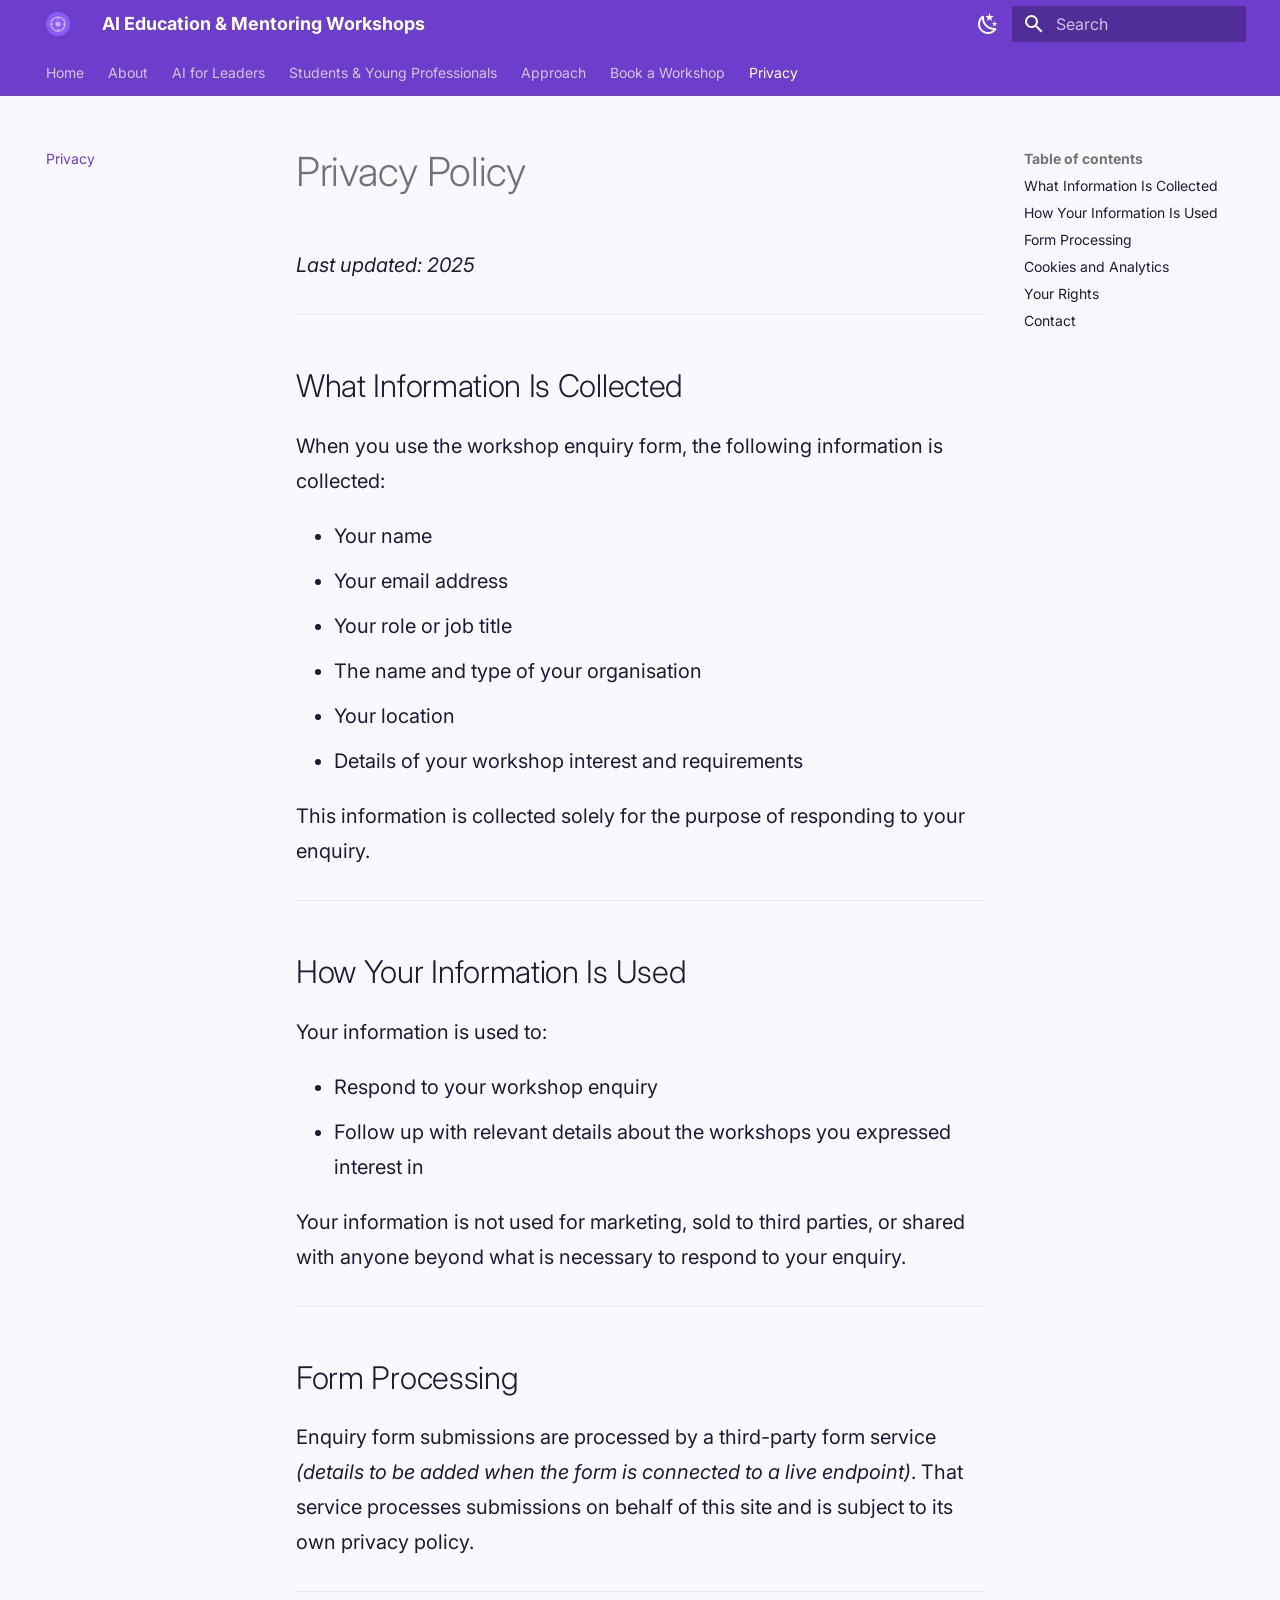
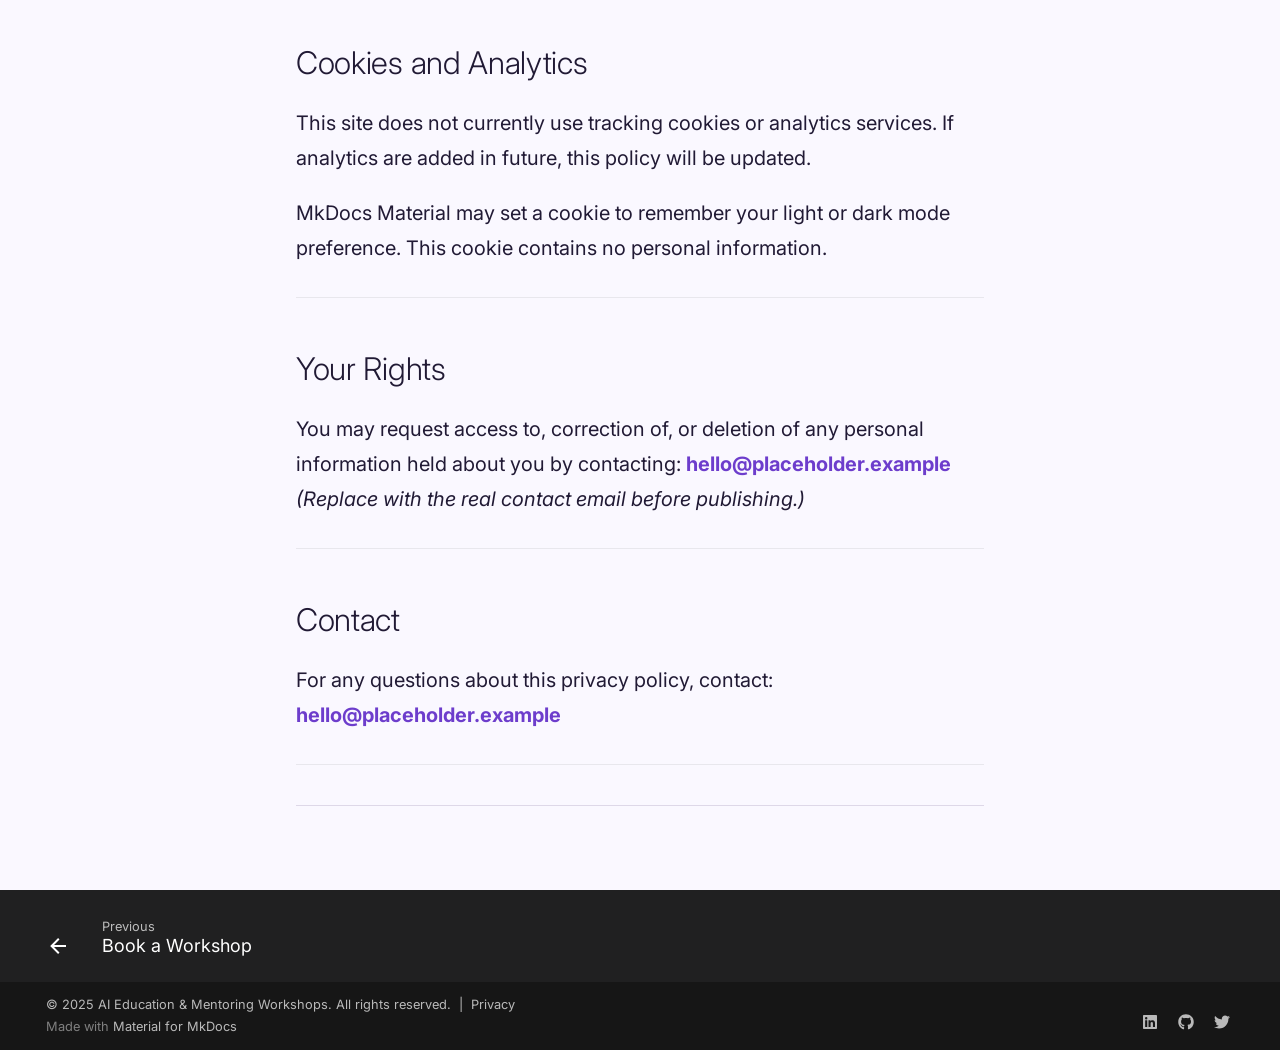
<file: site/privacy/index.html>
<!doctype html>
<html lang="en" class="no-js">
  <head>
    
      <meta charset="utf-8">
      <meta name="viewport" content="width=device-width,initial-scale=1">
      
        <meta name="description" content="How this website collects, uses and protects your information.">
      
      
        <meta name="author" content="Codess-Aus">
      
      
      
        <link rel="prev" href="../book-a-workshop/">
      
      
      
        
      
      
      <link rel="icon" href="../assets/images/site-icon.svg">
      <meta name="generator" content="mkdocs-1.6.1, mkdocs-material-9.7.7">
    
    
      
        <title>Privacy Policy - AI Education & Mentoring Workshops</title>
      
    
    
      <link rel="stylesheet" href="../assets/stylesheets/main.ec1eaa64.min.css">
      
        
        <link rel="stylesheet" href="../assets/stylesheets/palette.ab4e12ef.min.css">
      
      


    
    
      
    
    
      
        
        
        <link rel="preconnect" href="https://fonts.gstatic.com" crossorigin>
        <link rel="stylesheet" href="https://fonts.googleapis.com/css?family=Inter:300,300i,400,400i,700,700i%7CRoboto+Mono:400,400i,700,700i&display=fallback">
        <style>:root{--md-text-font:"Inter";--md-code-font:"Roboto Mono"}</style>
      
    
    
      <link rel="stylesheet" href="../assets/stylesheets/extra.css">
    
    <script>__md_scope=new URL("..",location),__md_hash=e=>[...e].reduce(((e,_)=>(e<<5)-e+_.charCodeAt(0)),0),__md_get=(e,_=localStorage,t=__md_scope)=>JSON.parse(_.getItem(t.pathname+"."+e)),__md_set=(e,_,t=localStorage,a=__md_scope)=>{try{t.setItem(a.pathname+"."+e,JSON.stringify(_))}catch(e){}}</script>
    
      

    
    
  </head>
  
  
    
    
      
    
    
    
    
    <body dir="ltr" data-md-color-scheme="slate" data-md-color-primary="custom" data-md-color-accent="custom">
  
    
    <input class="md-toggle" data-md-toggle="drawer" type="checkbox" id="__drawer" autocomplete="off">
    <input class="md-toggle" data-md-toggle="search" type="checkbox" id="__search" autocomplete="off">
    <label class="md-overlay" for="__drawer"></label>
    <div data-md-component="skip">
      
        
        <a href="#privacy-policy" class="md-skip">
          Skip to content
        </a>
      
    </div>
    <div data-md-component="announce">
      
    </div>
    
    
      

<header class="md-header" data-md-component="header">
  <nav class="md-header__inner md-grid" aria-label="Header">
    <a href=".." title="AI Education &amp; Mentoring Workshops" class="md-header__button md-logo" aria-label="AI Education & Mentoring Workshops" data-md-component="logo">
      
  <img src="../assets/images/site-icon.svg" alt="logo">

    </a>
    <label class="md-header__button md-icon" for="__drawer">
      
      <svg xmlns="http://www.w3.org/2000/svg" viewBox="0 0 24 24"><path d="M3 6h18v2H3zm0 5h18v2H3zm0 5h18v2H3z"/></svg>
    </label>
    <div class="md-header__title" data-md-component="header-title">
      <div class="md-header__ellipsis">
        <div class="md-header__topic">
          <span class="md-ellipsis">
            AI Education & Mentoring Workshops
          </span>
        </div>
        <div class="md-header__topic" data-md-component="header-topic">
          <span class="md-ellipsis">
            
              Privacy Policy
            
          </span>
        </div>
      </div>
    </div>
    
      
        <form class="md-header__option" data-md-component="palette">
  
    
    
    
    <input class="md-option" data-md-color-media="(prefers-color-scheme: dark)" data-md-color-scheme="slate" data-md-color-primary="custom" data-md-color-accent="custom"  aria-label="Switch to light mode"  type="radio" name="__palette" id="__palette_0">
    
      <label class="md-header__button md-icon" title="Switch to light mode" for="__palette_1" hidden>
        <svg xmlns="http://www.w3.org/2000/svg" viewBox="0 0 24 24"><path d="M12 7a5 5 0 0 1 5 5 5 5 0 0 1-5 5 5 5 0 0 1-5-5 5 5 0 0 1 5-5m0 2a3 3 0 0 0-3 3 3 3 0 0 0 3 3 3 3 0 0 0 3-3 3 3 0 0 0-3-3m0-7 2.39 3.42C13.65 5.15 12.84 5 12 5s-1.65.15-2.39.42zM3.34 7l4.16-.35A7.2 7.2 0 0 0 5.94 8.5c-.44.74-.69 1.5-.83 2.29zm.02 10 1.76-3.77a7.131 7.131 0 0 0 2.38 4.14zM20.65 7l-1.77 3.79a7.02 7.02 0 0 0-2.38-4.15zm-.01 10-4.14.36c.59-.51 1.12-1.14 1.54-1.86.42-.73.69-1.5.83-2.29zM12 22l-2.41-3.44c.74.27 1.55.44 2.41.44.82 0 1.63-.17 2.37-.44z"/></svg>
      </label>
    
  
    
    
    
    <input class="md-option" data-md-color-media="(prefers-color-scheme: light)" data-md-color-scheme="default" data-md-color-primary="custom" data-md-color-accent="custom"  aria-label="Switch to dark mode"  type="radio" name="__palette" id="__palette_1">
    
      <label class="md-header__button md-icon" title="Switch to dark mode" for="__palette_0" hidden>
        <svg xmlns="http://www.w3.org/2000/svg" viewBox="0 0 24 24"><path d="m17.75 4.09-2.53 1.94.91 3.06-2.63-1.81-2.63 1.81.91-3.06-2.53-1.94L12.44 4l1.06-3 1.06 3zm3.5 6.91-1.64 1.25.59 1.98-1.7-1.17-1.7 1.17.59-1.98L15.75 11l2.06-.05L18.5 9l.69 1.95zm-2.28 4.95c.83-.08 1.72 1.1 1.19 1.85-.32.45-.66.87-1.08 1.27C15.17 23 8.84 23 4.94 19.07c-3.91-3.9-3.91-10.24 0-14.14.4-.4.82-.76 1.27-1.08.75-.53 1.93.36 1.85 1.19-.27 2.86.69 5.83 2.89 8.02a9.96 9.96 0 0 0 8.02 2.89m-1.64 2.02a12.08 12.08 0 0 1-7.8-3.47c-2.17-2.19-3.33-5-3.49-7.82-2.81 3.14-2.7 7.96.31 10.98 3.02 3.01 7.84 3.12 10.98.31"/></svg>
      </label>
    
  
</form>
      
    
    
      <script>var palette=__md_get("__palette");if(palette&&palette.color){if("(prefers-color-scheme)"===palette.color.media){var media=matchMedia("(prefers-color-scheme: light)"),input=document.querySelector(media.matches?"[data-md-color-media='(prefers-color-scheme: light)']":"[data-md-color-media='(prefers-color-scheme: dark)']");palette.color.media=input.getAttribute("data-md-color-media"),palette.color.scheme=input.getAttribute("data-md-color-scheme"),palette.color.primary=input.getAttribute("data-md-color-primary"),palette.color.accent=input.getAttribute("data-md-color-accent")}for(var[key,value]of Object.entries(palette.color))document.body.setAttribute("data-md-color-"+key,value)}</script>
    
    
    
      
      
        <label class="md-header__button md-icon" for="__search">
          
          <svg xmlns="http://www.w3.org/2000/svg" viewBox="0 0 24 24"><path d="M9.5 3A6.5 6.5 0 0 1 16 9.5c0 1.61-.59 3.09-1.56 4.23l.27.27h.79l5 5-1.5 1.5-5-5v-.79l-.27-.27A6.52 6.52 0 0 1 9.5 16 6.5 6.5 0 0 1 3 9.5 6.5 6.5 0 0 1 9.5 3m0 2C7 5 5 7 5 9.5S7 14 9.5 14 14 12 14 9.5 12 5 9.5 5"/></svg>
        </label>
        <div class="md-search" data-md-component="search" role="dialog">
  <label class="md-search__overlay" for="__search"></label>
  <div class="md-search__inner" role="search">
    <form class="md-search__form" name="search">
      <input type="text" class="md-search__input" name="query" aria-label="Search" placeholder="Search" autocapitalize="off" autocorrect="off" autocomplete="off" spellcheck="false" data-md-component="search-query" required>
      <label class="md-search__icon md-icon" for="__search">
        
        <svg xmlns="http://www.w3.org/2000/svg" viewBox="0 0 24 24"><path d="M9.5 3A6.5 6.5 0 0 1 16 9.5c0 1.61-.59 3.09-1.56 4.23l.27.27h.79l5 5-1.5 1.5-5-5v-.79l-.27-.27A6.52 6.52 0 0 1 9.5 16 6.5 6.5 0 0 1 3 9.5 6.5 6.5 0 0 1 9.5 3m0 2C7 5 5 7 5 9.5S7 14 9.5 14 14 12 14 9.5 12 5 9.5 5"/></svg>
        
        <svg xmlns="http://www.w3.org/2000/svg" viewBox="0 0 24 24"><path d="M20 11v2H8l5.5 5.5-1.42 1.42L4.16 12l7.92-7.92L13.5 5.5 8 11z"/></svg>
      </label>
      <nav class="md-search__options" aria-label="Search">
        
        <button type="reset" class="md-search__icon md-icon" title="Clear" aria-label="Clear" tabindex="-1">
          
          <svg xmlns="http://www.w3.org/2000/svg" viewBox="0 0 24 24"><path d="M19 6.41 17.59 5 12 10.59 6.41 5 5 6.41 10.59 12 5 17.59 6.41 19 12 13.41 17.59 19 19 17.59 13.41 12z"/></svg>
        </button>
      </nav>
      
        <div class="md-search__suggest" data-md-component="search-suggest"></div>
      
    </form>
    <div class="md-search__output">
      <div class="md-search__scrollwrap" tabindex="0" data-md-scrollfix>
        <div class="md-search-result" data-md-component="search-result">
          <div class="md-search-result__meta">
            Initializing search
          </div>
          <ol class="md-search-result__list" role="presentation"></ol>
        </div>
      </div>
    </div>
  </div>
</div>
      
    
    
  </nav>
  
</header>
    
    <div class="md-container" data-md-component="container">
      
      
        
          
            
<nav class="md-tabs" aria-label="Tabs" data-md-component="tabs">
  <div class="md-grid">
    <ul class="md-tabs__list">
      
        
  
  
  
  
    <li class="md-tabs__item">
      <a href=".." class="md-tabs__link">
        
  
  
    
  
  Home

      </a>
    </li>
  

      
        
  
  
  
  
    <li class="md-tabs__item">
      <a href="../about/" class="md-tabs__link">
        
  
  
    
  
  About

      </a>
    </li>
  

      
        
  
  
  
  
    <li class="md-tabs__item">
      <a href="../ai-for-leaders/" class="md-tabs__link">
        
  
  
    
  
  AI for Leaders

      </a>
    </li>
  

      
        
  
  
  
  
    <li class="md-tabs__item">
      <a href="../industrial-problem-solving/" class="md-tabs__link">
        
  
  
    
  
  Students & Young Professionals

      </a>
    </li>
  

      
        
  
  
  
  
    
    
      <li class="md-tabs__item">
        <a href="../approach/" class="md-tabs__link">
          
  
  
  Approach

        </a>
      </li>
    
  

      
        
  
  
  
  
    <li class="md-tabs__item">
      <a href="../book-a-workshop/" class="md-tabs__link">
        
  
  
    
  
  Book a Workshop

      </a>
    </li>
  

      
        
  
  
  
    
  
  
    <li class="md-tabs__item md-tabs__item--active">
      <a href="./" class="md-tabs__link">
        
  
  
    
  
  Privacy

      </a>
    </li>
  

      
    </ul>
  </div>
</nav>
          
        
      
      <main class="md-main" data-md-component="main">
        <div class="md-main__inner md-grid">
          
            
              
              <div class="md-sidebar md-sidebar--primary" data-md-component="sidebar" data-md-type="navigation" >
                <div class="md-sidebar__scrollwrap">
                  <div class="md-sidebar__inner">
                    


  


<nav class="md-nav md-nav--primary md-nav--lifted" aria-label="Navigation" data-md-level="0">
  <label class="md-nav__title" for="__drawer">
    <a href=".." title="AI Education &amp; Mentoring Workshops" class="md-nav__button md-logo" aria-label="AI Education & Mentoring Workshops" data-md-component="logo">
      
  <img src="../assets/images/site-icon.svg" alt="logo">

    </a>
    AI Education & Mentoring Workshops
  </label>
  
  <ul class="md-nav__list" data-md-scrollfix>
    
      
      
  
  
  
  
    <li class="md-nav__item">
      <a href=".." class="md-nav__link">
        
  
  
  <span class="md-ellipsis">
    
  
    Home
  

    
  </span>
  
  

      </a>
    </li>
  

    
      
      
  
  
  
  
    <li class="md-nav__item">
      <a href="../about/" class="md-nav__link">
        
  
  
  <span class="md-ellipsis">
    
  
    About
  

    
  </span>
  
  

      </a>
    </li>
  

    
      
      
  
  
  
  
    <li class="md-nav__item">
      <a href="../ai-for-leaders/" class="md-nav__link">
        
  
  
  <span class="md-ellipsis">
    
  
    AI for Leaders
  

    
  </span>
  
  

      </a>
    </li>
  

    
      
      
  
  
  
  
    <li class="md-nav__item">
      <a href="../industrial-problem-solving/" class="md-nav__link">
        
  
  
  <span class="md-ellipsis">
    
  
    Students & Young Professionals
  

    
  </span>
  
  

      </a>
    </li>
  

    
      
      
  
  
  
  
    
    
    
    
      
      
        
      
    
    
    <li class="md-nav__item md-nav__item--nested">
      
        
        
        <input class="md-nav__toggle md-toggle " type="checkbox" id="__nav_5" >
        
          
          <label class="md-nav__link" for="__nav_5" id="__nav_5_label" tabindex="0">
            
  
  
  <span class="md-ellipsis">
    
  
    Approach
  

    
  </span>
  
  

            <span class="md-nav__icon md-icon"></span>
          </label>
        
        <nav class="md-nav" data-md-level="1" aria-labelledby="__nav_5_label" aria-expanded="false">
          <label class="md-nav__title" for="__nav_5">
            <span class="md-nav__icon md-icon"></span>
            
  
    Approach
  

          </label>
          <ul class="md-nav__list" data-md-scrollfix>
            
              
                
  
  
  
  
    <li class="md-nav__item">
      <a href="../approach/" class="md-nav__link">
        
  
  
  <span class="md-ellipsis">
    
  
    Teaching Approach
  

    
  </span>
  
  

      </a>
    </li>
  

              
            
              
                
  
  
  
  
    <li class="md-nav__item">
      <a href="../philosophy/" class="md-nav__link">
        
  
  
  <span class="md-ellipsis">
    
  
    Philosophy
  

    
  </span>
  
  

      </a>
    </li>
  

              
            
          </ul>
        </nav>
      
    </li>
  

    
      
      
  
  
  
  
    <li class="md-nav__item">
      <a href="../book-a-workshop/" class="md-nav__link">
        
  
  
  <span class="md-ellipsis">
    
  
    Book a Workshop
  

    
  </span>
  
  

      </a>
    </li>
  

    
      
      
  
  
    
  
  
  
    <li class="md-nav__item md-nav__item--active">
      
      <input class="md-nav__toggle md-toggle" type="checkbox" id="__toc">
      
      
        
      
      
        <label class="md-nav__link md-nav__link--active" for="__toc">
          
  
  
  <span class="md-ellipsis">
    
  
    Privacy
  

    
  </span>
  
  

          <span class="md-nav__icon md-icon"></span>
        </label>
      
      <a href="./" class="md-nav__link md-nav__link--active">
        
  
  
  <span class="md-ellipsis">
    
  
    Privacy
  

    
  </span>
  
  

      </a>
      
        

<nav class="md-nav md-nav--secondary" aria-label="Table of contents">
  
  
  
    
  
  
    <label class="md-nav__title" for="__toc">
      <span class="md-nav__icon md-icon"></span>
      Table of contents
    </label>
    <ul class="md-nav__list" data-md-component="toc" data-md-scrollfix>
      
        <li class="md-nav__item">
  <a href="#what-information-is-collected" class="md-nav__link">
    <span class="md-ellipsis">
      
        What Information Is Collected
      
    </span>
  </a>
  
</li>
      
        <li class="md-nav__item">
  <a href="#how-your-information-is-used" class="md-nav__link">
    <span class="md-ellipsis">
      
        How Your Information Is Used
      
    </span>
  </a>
  
</li>
      
        <li class="md-nav__item">
  <a href="#form-processing" class="md-nav__link">
    <span class="md-ellipsis">
      
        Form Processing
      
    </span>
  </a>
  
</li>
      
        <li class="md-nav__item">
  <a href="#cookies-and-analytics" class="md-nav__link">
    <span class="md-ellipsis">
      
        Cookies and Analytics
      
    </span>
  </a>
  
</li>
      
        <li class="md-nav__item">
  <a href="#your-rights" class="md-nav__link">
    <span class="md-ellipsis">
      
        Your Rights
      
    </span>
  </a>
  
</li>
      
        <li class="md-nav__item">
  <a href="#contact" class="md-nav__link">
    <span class="md-ellipsis">
      
        Contact
      
    </span>
  </a>
  
</li>
      
    </ul>
  
</nav>
      
    </li>
  

    
  </ul>
</nav>
                  </div>
                </div>
              </div>
            
            
              
              <div class="md-sidebar md-sidebar--secondary" data-md-component="sidebar" data-md-type="toc" >
                <div class="md-sidebar__scrollwrap">
                  <div class="md-sidebar__inner">
                    

<nav class="md-nav md-nav--secondary" aria-label="Table of contents">
  
  
  
    
  
  
    <label class="md-nav__title" for="__toc">
      <span class="md-nav__icon md-icon"></span>
      Table of contents
    </label>
    <ul class="md-nav__list" data-md-component="toc" data-md-scrollfix>
      
        <li class="md-nav__item">
  <a href="#what-information-is-collected" class="md-nav__link">
    <span class="md-ellipsis">
      
        What Information Is Collected
      
    </span>
  </a>
  
</li>
      
        <li class="md-nav__item">
  <a href="#how-your-information-is-used" class="md-nav__link">
    <span class="md-ellipsis">
      
        How Your Information Is Used
      
    </span>
  </a>
  
</li>
      
        <li class="md-nav__item">
  <a href="#form-processing" class="md-nav__link">
    <span class="md-ellipsis">
      
        Form Processing
      
    </span>
  </a>
  
</li>
      
        <li class="md-nav__item">
  <a href="#cookies-and-analytics" class="md-nav__link">
    <span class="md-ellipsis">
      
        Cookies and Analytics
      
    </span>
  </a>
  
</li>
      
        <li class="md-nav__item">
  <a href="#your-rights" class="md-nav__link">
    <span class="md-ellipsis">
      
        Your Rights
      
    </span>
  </a>
  
</li>
      
        <li class="md-nav__item">
  <a href="#contact" class="md-nav__link">
    <span class="md-ellipsis">
      
        Contact
      
    </span>
  </a>
  
</li>
      
    </ul>
  
</nav>
                  </div>
                </div>
              </div>
            
          
          
            <div class="md-content" data-md-component="content">
              
              <article class="md-content__inner md-typeset">
                
                  



<h1 id="privacy-policy">Privacy Policy<a class="headerlink" href="#privacy-policy" title="Permanent link">&para;</a></h1>
<p><em>Last updated: 2025</em></p>
<hr />
<h2 id="what-information-is-collected">What Information Is Collected<a class="headerlink" href="#what-information-is-collected" title="Permanent link">&para;</a></h2>
<p>When you use the workshop enquiry form, the following information is collected:</p>
<ul>
<li>Your name</li>
<li>Your email address</li>
<li>Your role or job title</li>
<li>The name and type of your organisation</li>
<li>Your location</li>
<li>Details of your workshop interest and requirements</li>
</ul>
<p>This information is collected solely for the purpose of responding to your enquiry.</p>
<hr />
<h2 id="how-your-information-is-used">How Your Information Is Used<a class="headerlink" href="#how-your-information-is-used" title="Permanent link">&para;</a></h2>
<p>Your information is used to:</p>
<ul>
<li>Respond to your workshop enquiry</li>
<li>Follow up with relevant details about the workshops you expressed interest in</li>
</ul>
<p>Your information is not used for marketing, sold to third parties, or shared with
anyone beyond what is necessary to respond to your enquiry.</p>
<hr />
<h2 id="form-processing">Form Processing<a class="headerlink" href="#form-processing" title="Permanent link">&para;</a></h2>
<p>Enquiry form submissions are processed by a third-party form service
<em>(details to be added when the form is connected to a live endpoint)</em>.
That service processes submissions on behalf of this site and is subject to its
own privacy policy.</p>
<hr />
<h2 id="cookies-and-analytics">Cookies and Analytics<a class="headerlink" href="#cookies-and-analytics" title="Permanent link">&para;</a></h2>
<p>This site does not currently use tracking cookies or analytics services.
If analytics are added in future, this policy will be updated.</p>
<p>MkDocs Material may set a cookie to remember your light or dark mode preference.
This cookie contains no personal information.</p>
<hr />
<h2 id="your-rights">Your Rights<a class="headerlink" href="#your-rights" title="Permanent link">&para;</a></h2>
<p>You may request access to, correction of, or deletion of any personal information
held about you by contacting:
<strong><a href="mailto:hello@placeholder.example">hello@placeholder.example</a></strong>
<em>(Replace with the real contact email before publishing.)</em></p>
<hr />
<h2 id="contact">Contact<a class="headerlink" href="#contact" title="Permanent link">&para;</a></h2>
<p>For any questions about this privacy policy, contact:
<strong><a href="mailto:hello@placeholder.example">hello@placeholder.example</a></strong></p>
<hr />
<div class="chapter-nav">
  <span></span>
  <span></span>
</div>







  
  






                
              </article>
            </div>
          
          
<script>var target=document.getElementById(location.hash.slice(1));target&&target.name&&(target.checked=target.name.startsWith("__tabbed_"))</script>
        </div>
        
          <button type="button" class="md-top md-icon" data-md-component="top" hidden>
  
  <svg xmlns="http://www.w3.org/2000/svg" viewBox="0 0 24 24"><path d="M13 20h-2V8l-5.5 5.5-1.42-1.42L12 4.16l7.92 7.92-1.42 1.42L13 8z"/></svg>
  Back to top
</button>
        
      </main>
      
        <footer class="md-footer">
  
    
      
      <nav class="md-footer__inner md-grid" aria-label="Footer" >
        
          
          <a href="../book-a-workshop/" class="md-footer__link md-footer__link--prev" aria-label="Previous: Book a Workshop">
            <div class="md-footer__button md-icon">
              
              <svg xmlns="http://www.w3.org/2000/svg" viewBox="0 0 24 24"><path d="M20 11v2H8l5.5 5.5-1.42 1.42L4.16 12l7.92-7.92L13.5 5.5 8 11z"/></svg>
            </div>
            <div class="md-footer__title">
              <span class="md-footer__direction">
                Previous
              </span>
              <div class="md-ellipsis">
                Book a Workshop
              </div>
            </div>
          </a>
        
        
      </nav>
    
  
  <div class="md-footer-meta md-typeset">
    <div class="md-footer-meta__inner md-grid">
      <div class="md-copyright">
  
    <div class="md-copyright__highlight">
      &copy; 2025 AI Education &amp; Mentoring Workshops. All rights reserved. &nbsp;|&nbsp; <a href="privacy/">Privacy</a>
    </div>
  
  
    Made with
    <a href="https://squidfunk.github.io/mkdocs-material/" target="_blank" rel="noopener">
      Material for MkDocs
    </a>
  
</div>
      
        
<div class="md-social">
  
    
    
    
    
    <a href="https://linkedin.com/in/placeholder" target="_blank" rel="noopener" title="LinkedIn" class="md-social__link">
      <svg xmlns="http://www.w3.org/2000/svg" viewBox="0 0 448 512"><!--! Font Awesome Free 7.1.0 by @fontawesome - https://fontawesome.com License - https://fontawesome.com/license/free (Icons: CC BY 4.0, Fonts: SIL OFL 1.1, Code: MIT License) Copyright 2025 Fonticons, Inc.--><path d="M416 32H31.9C14.3 32 0 46.5 0 64.3v383.4C0 465.5 14.3 480 31.9 480H416c17.6 0 32-14.5 32-32.3V64.3c0-17.8-14.4-32.3-32-32.3M135.4 416H69V202.2h66.5V416zM102.2 96a38.5 38.5 0 1 1 0 77 38.5 38.5 0 1 1 0-77m282.1 320h-66.4V312c0-24.8-.5-56.7-34.5-56.7-34.6 0-39.9 27-39.9 54.9V416h-66.4V202.2h63.7v29.2h.9c8.9-16.8 30.6-34.5 62.9-34.5 67.2 0 79.7 44.3 79.7 101.9z"/></svg>
    </a>
  
    
    
    
    
    <a href="https://github.com/codess-aus" target="_blank" rel="noopener" title="GitHub" class="md-social__link">
      <svg xmlns="http://www.w3.org/2000/svg" viewBox="0 0 512 512"><!--! Font Awesome Free 7.1.0 by @fontawesome - https://fontawesome.com License - https://fontawesome.com/license/free (Icons: CC BY 4.0, Fonts: SIL OFL 1.1, Code: MIT License) Copyright 2025 Fonticons, Inc.--><path d="M173.9 397.4c0 2-2.3 3.6-5.2 3.6-3.3.3-5.6-1.3-5.6-3.6 0-2 2.3-3.6 5.2-3.6 3-.3 5.6 1.3 5.6 3.6m-31.1-4.5c-.7 2 1.3 4.3 4.3 4.9 2.6 1 5.6 0 6.2-2s-1.3-4.3-4.3-5.2c-2.6-.7-5.5.3-6.2 2.3m44.2-1.7c-2.9.7-4.9 2.6-4.6 4.9.3 2 2.9 3.3 5.9 2.6 2.9-.7 4.9-2.6 4.6-4.6-.3-1.9-3-3.2-5.9-2.9M252.8 8C114.1 8 8 113.3 8 252c0 110.9 69.8 205.8 169.5 239.2 12.8 2.3 17.3-5.6 17.3-12.1 0-6.2-.3-40.4-.3-61.4 0 0-70 15-84.7-29.8 0 0-11.4-29.1-27.8-36.6 0 0-22.9-15.7 1.6-15.4 0 0 24.9 2 38.6 25.8 21.9 38.6 58.6 27.5 72.9 20.9 2.3-16 8.8-27.1 16-33.7-55.9-6.2-112.3-14.3-112.3-110.5 0-27.5 7.6-41.3 23.6-58.9-2.6-6.5-11.1-33.3 2.6-67.9 20.9-6.5 69 27 69 27 20-5.6 41.5-8.5 62.8-8.5s42.8 2.9 62.8 8.5c0 0 48.1-33.6 69-27 13.7 34.7 5.2 61.4 2.6 67.9 16 17.7 25.8 31.5 25.8 58.9 0 96.5-58.9 104.2-114.8 110.5 9.2 7.9 17 22.9 17 46.4 0 33.7-.3 75.4-.3 83.6 0 6.5 4.6 14.4 17.3 12.1C436.2 457.8 504 362.9 504 252 504 113.3 391.5 8 252.8 8M105.2 352.9c-1.3 1-1 3.3.7 5.2 1.6 1.6 3.9 2.3 5.2 1 1.3-1 1-3.3-.7-5.2-1.6-1.6-3.9-2.3-5.2-1m-10.8-8.1c-.7 1.3.3 2.9 2.3 3.9 1.6 1 3.6.7 4.3-.7.7-1.3-.3-2.9-2.3-3.9-2-.6-3.6-.3-4.3.7m32.4 35.6c-1.6 1.3-1 4.3 1.3 6.2 2.3 2.3 5.2 2.6 6.5 1 1.3-1.3.7-4.3-1.3-6.2-2.2-2.3-5.2-2.6-6.5-1m-11.4-14.7c-1.6 1-1.6 3.6 0 5.9s4.3 3.3 5.6 2.3c1.6-1.3 1.6-3.9 0-6.2-1.4-2.3-4-3.3-5.6-2"/></svg>
    </a>
  
    
    
    
    
    <a href="https://twitter.com/placeholder" target="_blank" rel="noopener" title="Twitter / X" class="md-social__link">
      <svg xmlns="http://www.w3.org/2000/svg" viewBox="0 0 512 512"><!--! Font Awesome Free 7.1.0 by @fontawesome - https://fontawesome.com License - https://fontawesome.com/license/free (Icons: CC BY 4.0, Fonts: SIL OFL 1.1, Code: MIT License) Copyright 2025 Fonticons, Inc.--><path d="M459.4 151.7c.3 4.5.3 9.1.3 13.6 0 138.7-105.6 298.6-298.6 298.6-59.5 0-114.7-17.2-161.1-47.1 8.4 1 16.6 1.3 25.3 1.3 49.1 0 94.2-16.6 130.3-44.8-46.1-1-84.8-31.2-98.1-72.8 6.5 1 13 1.6 19.8 1.6 9.4 0 18.8-1.3 27.6-3.6-48.1-9.7-84.1-52-84.1-103v-1.3c14 7.8 30.2 12.7 47.4 13.3-28.3-18.8-46.8-51-46.8-87.4 0-19.5 5.2-37.4 14.3-53C87.4 130.8 165 172.4 252.1 176.9c-1.6-7.8-2.6-15.9-2.6-24C249.5 95.1 296.3 48 354.4 48c30.2 0 57.5 12.7 76.7 33.1 23.7-4.5 46.5-13.3 66.6-25.3-7.8 24.4-24.4 44.8-46.1 57.8 21.1-2.3 41.6-8.1 60.4-16.2-14.3 20.8-32.2 39.3-52.6 54.3"/></svg>
    </a>
  
</div>
      
    </div>
  </div>
</footer>
      
    </div>
    <div class="md-dialog" data-md-component="dialog">
      <div class="md-dialog__inner md-typeset"></div>
    </div>
    
    
    
      
      
      <script id="__config" type="application/json">{"annotate": null, "base": "..", "features": ["navigation.tabs", "navigation.sections", "navigation.top", "navigation.footer", "search.highlight", "search.suggest", "content.code.copy", "toc.follow"], "search": "../assets/javascripts/workers/search.2c215733.min.js", "tags": null, "translations": {"clipboard.copied": "Copied to clipboard", "clipboard.copy": "Copy to clipboard", "search.result.more.one": "1 more on this page", "search.result.more.other": "# more on this page", "search.result.none": "No matching documents", "search.result.one": "1 matching document", "search.result.other": "# matching documents", "search.result.placeholder": "Type to start searching", "search.result.term.missing": "Missing", "select.version": "Select version"}, "version": null}</script>
    
    
      <script src="../assets/javascripts/bundle.d7400e89.min.js"></script>
      
        <script src="../assets/javascripts/extra.js"></script>
      
    
  </body>
</html>
</file>
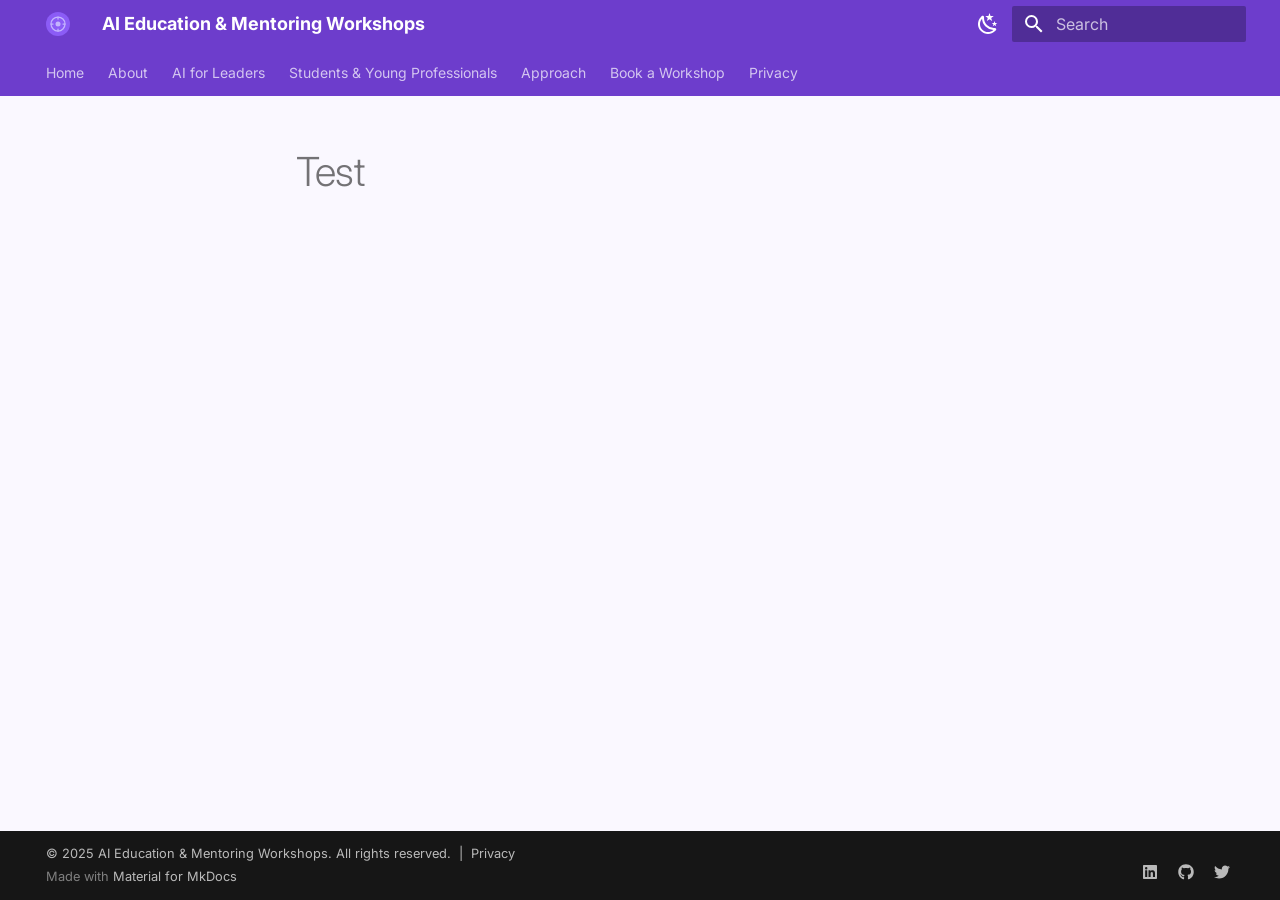
<file: site/assets/images/test/index.html>
<!doctype html>
<html lang="en" class="no-js">
  <head>
    
      <meta charset="utf-8">
      <meta name="viewport" content="width=device-width,initial-scale=1">
      
        <meta name="description" content="Practical AI workshops for leaders, students and young professionals — built on real industry experience and a genuine passion for education.">
      
      
        <meta name="author" content="Codess-Aus">
      
      
      
      
      
        
      
      
      <link rel="icon" href="../site-icon.svg">
      <meta name="generator" content="mkdocs-1.6.1, mkdocs-material-9.7.7">
    
    
      
        <title>Test - AI Education & Mentoring Workshops</title>
      
    
    
      <link rel="stylesheet" href="../../stylesheets/main.ec1eaa64.min.css">
      
        
        <link rel="stylesheet" href="../../stylesheets/palette.ab4e12ef.min.css">
      
      


    
    
      
    
    
      
        
        
        <link rel="preconnect" href="https://fonts.gstatic.com" crossorigin>
        <link rel="stylesheet" href="https://fonts.googleapis.com/css?family=Inter:300,300i,400,400i,700,700i%7CRoboto+Mono:400,400i,700,700i&display=fallback">
        <style>:root{--md-text-font:"Inter";--md-code-font:"Roboto Mono"}</style>
      
    
    
      <link rel="stylesheet" href="../../stylesheets/extra.css">
    
    <script>__md_scope=new URL("../../..",location),__md_hash=e=>[...e].reduce(((e,_)=>(e<<5)-e+_.charCodeAt(0)),0),__md_get=(e,_=localStorage,t=__md_scope)=>JSON.parse(_.getItem(t.pathname+"."+e)),__md_set=(e,_,t=localStorage,a=__md_scope)=>{try{t.setItem(a.pathname+"."+e,JSON.stringify(_))}catch(e){}}</script>
    
      

    
    
  </head>
  
  
    
    
      
    
    
    
    
    <body dir="ltr" data-md-color-scheme="slate" data-md-color-primary="custom" data-md-color-accent="custom">
  
    
    <input class="md-toggle" data-md-toggle="drawer" type="checkbox" id="__drawer" autocomplete="off">
    <input class="md-toggle" data-md-toggle="search" type="checkbox" id="__search" autocomplete="off">
    <label class="md-overlay" for="__drawer"></label>
    <div data-md-component="skip">
      
    </div>
    <div data-md-component="announce">
      
    </div>
    
    
      

<header class="md-header" data-md-component="header">
  <nav class="md-header__inner md-grid" aria-label="Header">
    <a href="../../.." title="AI Education &amp; Mentoring Workshops" class="md-header__button md-logo" aria-label="AI Education & Mentoring Workshops" data-md-component="logo">
      
  <img src="../site-icon.svg" alt="logo">

    </a>
    <label class="md-header__button md-icon" for="__drawer">
      
      <svg xmlns="http://www.w3.org/2000/svg" viewBox="0 0 24 24"><path d="M3 6h18v2H3zm0 5h18v2H3zm0 5h18v2H3z"/></svg>
    </label>
    <div class="md-header__title" data-md-component="header-title">
      <div class="md-header__ellipsis">
        <div class="md-header__topic">
          <span class="md-ellipsis">
            AI Education & Mentoring Workshops
          </span>
        </div>
        <div class="md-header__topic" data-md-component="header-topic">
          <span class="md-ellipsis">
            
              Test
            
          </span>
        </div>
      </div>
    </div>
    
      
        <form class="md-header__option" data-md-component="palette">
  
    
    
    
    <input class="md-option" data-md-color-media="(prefers-color-scheme: dark)" data-md-color-scheme="slate" data-md-color-primary="custom" data-md-color-accent="custom"  aria-label="Switch to light mode"  type="radio" name="__palette" id="__palette_0">
    
      <label class="md-header__button md-icon" title="Switch to light mode" for="__palette_1" hidden>
        <svg xmlns="http://www.w3.org/2000/svg" viewBox="0 0 24 24"><path d="M12 7a5 5 0 0 1 5 5 5 5 0 0 1-5 5 5 5 0 0 1-5-5 5 5 0 0 1 5-5m0 2a3 3 0 0 0-3 3 3 3 0 0 0 3 3 3 3 0 0 0 3-3 3 3 0 0 0-3-3m0-7 2.39 3.42C13.65 5.15 12.84 5 12 5s-1.65.15-2.39.42zM3.34 7l4.16-.35A7.2 7.2 0 0 0 5.94 8.5c-.44.74-.69 1.5-.83 2.29zm.02 10 1.76-3.77a7.131 7.131 0 0 0 2.38 4.14zM20.65 7l-1.77 3.79a7.02 7.02 0 0 0-2.38-4.15zm-.01 10-4.14.36c.59-.51 1.12-1.14 1.54-1.86.42-.73.69-1.5.83-2.29zM12 22l-2.41-3.44c.74.27 1.55.44 2.41.44.82 0 1.63-.17 2.37-.44z"/></svg>
      </label>
    
  
    
    
    
    <input class="md-option" data-md-color-media="(prefers-color-scheme: light)" data-md-color-scheme="default" data-md-color-primary="custom" data-md-color-accent="custom"  aria-label="Switch to dark mode"  type="radio" name="__palette" id="__palette_1">
    
      <label class="md-header__button md-icon" title="Switch to dark mode" for="__palette_0" hidden>
        <svg xmlns="http://www.w3.org/2000/svg" viewBox="0 0 24 24"><path d="m17.75 4.09-2.53 1.94.91 3.06-2.63-1.81-2.63 1.81.91-3.06-2.53-1.94L12.44 4l1.06-3 1.06 3zm3.5 6.91-1.64 1.25.59 1.98-1.7-1.17-1.7 1.17.59-1.98L15.75 11l2.06-.05L18.5 9l.69 1.95zm-2.28 4.95c.83-.08 1.72 1.1 1.19 1.85-.32.45-.66.87-1.08 1.27C15.17 23 8.84 23 4.94 19.07c-3.91-3.9-3.91-10.24 0-14.14.4-.4.82-.76 1.27-1.08.75-.53 1.93.36 1.85 1.19-.27 2.86.69 5.83 2.89 8.02a9.96 9.96 0 0 0 8.02 2.89m-1.64 2.02a12.08 12.08 0 0 1-7.8-3.47c-2.17-2.19-3.33-5-3.49-7.82-2.81 3.14-2.7 7.96.31 10.98 3.02 3.01 7.84 3.12 10.98.31"/></svg>
      </label>
    
  
</form>
      
    
    
      <script>var palette=__md_get("__palette");if(palette&&palette.color){if("(prefers-color-scheme)"===palette.color.media){var media=matchMedia("(prefers-color-scheme: light)"),input=document.querySelector(media.matches?"[data-md-color-media='(prefers-color-scheme: light)']":"[data-md-color-media='(prefers-color-scheme: dark)']");palette.color.media=input.getAttribute("data-md-color-media"),palette.color.scheme=input.getAttribute("data-md-color-scheme"),palette.color.primary=input.getAttribute("data-md-color-primary"),palette.color.accent=input.getAttribute("data-md-color-accent")}for(var[key,value]of Object.entries(palette.color))document.body.setAttribute("data-md-color-"+key,value)}</script>
    
    
    
      
      
        <label class="md-header__button md-icon" for="__search">
          
          <svg xmlns="http://www.w3.org/2000/svg" viewBox="0 0 24 24"><path d="M9.5 3A6.5 6.5 0 0 1 16 9.5c0 1.61-.59 3.09-1.56 4.23l.27.27h.79l5 5-1.5 1.5-5-5v-.79l-.27-.27A6.52 6.52 0 0 1 9.5 16 6.5 6.5 0 0 1 3 9.5 6.5 6.5 0 0 1 9.5 3m0 2C7 5 5 7 5 9.5S7 14 9.5 14 14 12 14 9.5 12 5 9.5 5"/></svg>
        </label>
        <div class="md-search" data-md-component="search" role="dialog">
  <label class="md-search__overlay" for="__search"></label>
  <div class="md-search__inner" role="search">
    <form class="md-search__form" name="search">
      <input type="text" class="md-search__input" name="query" aria-label="Search" placeholder="Search" autocapitalize="off" autocorrect="off" autocomplete="off" spellcheck="false" data-md-component="search-query" required>
      <label class="md-search__icon md-icon" for="__search">
        
        <svg xmlns="http://www.w3.org/2000/svg" viewBox="0 0 24 24"><path d="M9.5 3A6.5 6.5 0 0 1 16 9.5c0 1.61-.59 3.09-1.56 4.23l.27.27h.79l5 5-1.5 1.5-5-5v-.79l-.27-.27A6.52 6.52 0 0 1 9.5 16 6.5 6.5 0 0 1 3 9.5 6.5 6.5 0 0 1 9.5 3m0 2C7 5 5 7 5 9.5S7 14 9.5 14 14 12 14 9.5 12 5 9.5 5"/></svg>
        
        <svg xmlns="http://www.w3.org/2000/svg" viewBox="0 0 24 24"><path d="M20 11v2H8l5.5 5.5-1.42 1.42L4.16 12l7.92-7.92L13.5 5.5 8 11z"/></svg>
      </label>
      <nav class="md-search__options" aria-label="Search">
        
        <button type="reset" class="md-search__icon md-icon" title="Clear" aria-label="Clear" tabindex="-1">
          
          <svg xmlns="http://www.w3.org/2000/svg" viewBox="0 0 24 24"><path d="M19 6.41 17.59 5 12 10.59 6.41 5 5 6.41 10.59 12 5 17.59 6.41 19 12 13.41 17.59 19 19 17.59 13.41 12z"/></svg>
        </button>
      </nav>
      
        <div class="md-search__suggest" data-md-component="search-suggest"></div>
      
    </form>
    <div class="md-search__output">
      <div class="md-search__scrollwrap" tabindex="0" data-md-scrollfix>
        <div class="md-search-result" data-md-component="search-result">
          <div class="md-search-result__meta">
            Initializing search
          </div>
          <ol class="md-search-result__list" role="presentation"></ol>
        </div>
      </div>
    </div>
  </div>
</div>
      
    
    
  </nav>
  
</header>
    
    <div class="md-container" data-md-component="container">
      
      
        
          
            
<nav class="md-tabs" aria-label="Tabs" data-md-component="tabs">
  <div class="md-grid">
    <ul class="md-tabs__list">
      
        
  
  
  
  
    <li class="md-tabs__item">
      <a href="../../.." class="md-tabs__link">
        
  
  
    
  
  Home

      </a>
    </li>
  

      
        
  
  
  
  
    <li class="md-tabs__item">
      <a href="../../../about/" class="md-tabs__link">
        
  
  
    
  
  About

      </a>
    </li>
  

      
        
  
  
  
  
    <li class="md-tabs__item">
      <a href="../../../ai-for-leaders/" class="md-tabs__link">
        
  
  
    
  
  AI for Leaders

      </a>
    </li>
  

      
        
  
  
  
  
    <li class="md-tabs__item">
      <a href="../../../industrial-problem-solving/" class="md-tabs__link">
        
  
  
    
  
  Students & Young Professionals

      </a>
    </li>
  

      
        
  
  
  
  
    
    
      <li class="md-tabs__item">
        <a href="../../../approach/" class="md-tabs__link">
          
  
  
  Approach

        </a>
      </li>
    
  

      
        
  
  
  
  
    <li class="md-tabs__item">
      <a href="../../../book-a-workshop/" class="md-tabs__link">
        
  
  
    
  
  Book a Workshop

      </a>
    </li>
  

      
        
  
  
  
  
    <li class="md-tabs__item">
      <a href="../../../privacy/" class="md-tabs__link">
        
  
  
    
  
  Privacy

      </a>
    </li>
  

      
    </ul>
  </div>
</nav>
          
        
      
      <main class="md-main" data-md-component="main">
        <div class="md-main__inner md-grid">
          
            
              
              <div class="md-sidebar md-sidebar--primary" data-md-component="sidebar" data-md-type="navigation" >
                <div class="md-sidebar__scrollwrap">
                  <div class="md-sidebar__inner">
                    


  


<nav class="md-nav md-nav--primary md-nav--lifted" aria-label="Navigation" data-md-level="0">
  <label class="md-nav__title" for="__drawer">
    <a href="../../.." title="AI Education &amp; Mentoring Workshops" class="md-nav__button md-logo" aria-label="AI Education & Mentoring Workshops" data-md-component="logo">
      
  <img src="../site-icon.svg" alt="logo">

    </a>
    AI Education & Mentoring Workshops
  </label>
  
  <ul class="md-nav__list" data-md-scrollfix>
    
      
      
  
  
  
  
    <li class="md-nav__item">
      <a href="../../.." class="md-nav__link">
        
  
  
  <span class="md-ellipsis">
    
  
    Home
  

    
  </span>
  
  

      </a>
    </li>
  

    
      
      
  
  
  
  
    <li class="md-nav__item">
      <a href="../../../about/" class="md-nav__link">
        
  
  
  <span class="md-ellipsis">
    
  
    About
  

    
  </span>
  
  

      </a>
    </li>
  

    
      
      
  
  
  
  
    <li class="md-nav__item">
      <a href="../../../ai-for-leaders/" class="md-nav__link">
        
  
  
  <span class="md-ellipsis">
    
  
    AI for Leaders
  

    
  </span>
  
  

      </a>
    </li>
  

    
      
      
  
  
  
  
    <li class="md-nav__item">
      <a href="../../../industrial-problem-solving/" class="md-nav__link">
        
  
  
  <span class="md-ellipsis">
    
  
    Students & Young Professionals
  

    
  </span>
  
  

      </a>
    </li>
  

    
      
      
  
  
  
  
    
    
    
    
      
      
        
      
    
    
    <li class="md-nav__item md-nav__item--nested">
      
        
        
        <input class="md-nav__toggle md-toggle " type="checkbox" id="__nav_5" >
        
          
          <label class="md-nav__link" for="__nav_5" id="__nav_5_label" tabindex="0">
            
  
  
  <span class="md-ellipsis">
    
  
    Approach
  

    
  </span>
  
  

            <span class="md-nav__icon md-icon"></span>
          </label>
        
        <nav class="md-nav" data-md-level="1" aria-labelledby="__nav_5_label" aria-expanded="false">
          <label class="md-nav__title" for="__nav_5">
            <span class="md-nav__icon md-icon"></span>
            
  
    Approach
  

          </label>
          <ul class="md-nav__list" data-md-scrollfix>
            
              
                
  
  
  
  
    <li class="md-nav__item">
      <a href="../../../approach/" class="md-nav__link">
        
  
  
  <span class="md-ellipsis">
    
  
    Teaching Approach
  

    
  </span>
  
  

      </a>
    </li>
  

              
            
              
                
  
  
  
  
    <li class="md-nav__item">
      <a href="../../../philosophy/" class="md-nav__link">
        
  
  
  <span class="md-ellipsis">
    
  
    Philosophy
  

    
  </span>
  
  

      </a>
    </li>
  

              
            
          </ul>
        </nav>
      
    </li>
  

    
      
      
  
  
  
  
    <li class="md-nav__item">
      <a href="../../../book-a-workshop/" class="md-nav__link">
        
  
  
  <span class="md-ellipsis">
    
  
    Book a Workshop
  

    
  </span>
  
  

      </a>
    </li>
  

    
      
      
  
  
  
  
    <li class="md-nav__item">
      <a href="../../../privacy/" class="md-nav__link">
        
  
  
  <span class="md-ellipsis">
    
  
    Privacy
  

    
  </span>
  
  

      </a>
    </li>
  

    
  </ul>
</nav>
                  </div>
                </div>
              </div>
            
            
              
              <div class="md-sidebar md-sidebar--secondary" data-md-component="sidebar" data-md-type="toc" >
                <div class="md-sidebar__scrollwrap">
                  <div class="md-sidebar__inner">
                    

<nav class="md-nav md-nav--secondary" aria-label="Table of contents">
  
  
  
  
</nav>
                  </div>
                </div>
              </div>
            
          
          
            <div class="md-content" data-md-component="content">
              
              <article class="md-content__inner md-typeset">
                
                  



  <h1>Test</h1>














                
              </article>
            </div>
          
          
<script>var target=document.getElementById(location.hash.slice(1));target&&target.name&&(target.checked=target.name.startsWith("__tabbed_"))</script>
        </div>
        
          <button type="button" class="md-top md-icon" data-md-component="top" hidden>
  
  <svg xmlns="http://www.w3.org/2000/svg" viewBox="0 0 24 24"><path d="M13 20h-2V8l-5.5 5.5-1.42-1.42L12 4.16l7.92 7.92-1.42 1.42L13 8z"/></svg>
  Back to top
</button>
        
      </main>
      
        <footer class="md-footer">
  
    
  
  <div class="md-footer-meta md-typeset">
    <div class="md-footer-meta__inner md-grid">
      <div class="md-copyright">
  
    <div class="md-copyright__highlight">
      &copy; 2025 AI Education &amp; Mentoring Workshops. All rights reserved. &nbsp;|&nbsp; <a href="privacy/">Privacy</a>
    </div>
  
  
    Made with
    <a href="https://squidfunk.github.io/mkdocs-material/" target="_blank" rel="noopener">
      Material for MkDocs
    </a>
  
</div>
      
        
<div class="md-social">
  
    
    
    
    
    <a href="https://linkedin.com/in/placeholder" target="_blank" rel="noopener" title="LinkedIn" class="md-social__link">
      <svg xmlns="http://www.w3.org/2000/svg" viewBox="0 0 448 512"><!--! Font Awesome Free 7.1.0 by @fontawesome - https://fontawesome.com License - https://fontawesome.com/license/free (Icons: CC BY 4.0, Fonts: SIL OFL 1.1, Code: MIT License) Copyright 2025 Fonticons, Inc.--><path d="M416 32H31.9C14.3 32 0 46.5 0 64.3v383.4C0 465.5 14.3 480 31.9 480H416c17.6 0 32-14.5 32-32.3V64.3c0-17.8-14.4-32.3-32-32.3M135.4 416H69V202.2h66.5V416zM102.2 96a38.5 38.5 0 1 1 0 77 38.5 38.5 0 1 1 0-77m282.1 320h-66.4V312c0-24.8-.5-56.7-34.5-56.7-34.6 0-39.9 27-39.9 54.9V416h-66.4V202.2h63.7v29.2h.9c8.9-16.8 30.6-34.5 62.9-34.5 67.2 0 79.7 44.3 79.7 101.9z"/></svg>
    </a>
  
    
    
    
    
    <a href="https://github.com/codess-aus" target="_blank" rel="noopener" title="GitHub" class="md-social__link">
      <svg xmlns="http://www.w3.org/2000/svg" viewBox="0 0 512 512"><!--! Font Awesome Free 7.1.0 by @fontawesome - https://fontawesome.com License - https://fontawesome.com/license/free (Icons: CC BY 4.0, Fonts: SIL OFL 1.1, Code: MIT License) Copyright 2025 Fonticons, Inc.--><path d="M173.9 397.4c0 2-2.3 3.6-5.2 3.6-3.3.3-5.6-1.3-5.6-3.6 0-2 2.3-3.6 5.2-3.6 3-.3 5.6 1.3 5.6 3.6m-31.1-4.5c-.7 2 1.3 4.3 4.3 4.9 2.6 1 5.6 0 6.2-2s-1.3-4.3-4.3-5.2c-2.6-.7-5.5.3-6.2 2.3m44.2-1.7c-2.9.7-4.9 2.6-4.6 4.9.3 2 2.9 3.3 5.9 2.6 2.9-.7 4.9-2.6 4.6-4.6-.3-1.9-3-3.2-5.9-2.9M252.8 8C114.1 8 8 113.3 8 252c0 110.9 69.8 205.8 169.5 239.2 12.8 2.3 17.3-5.6 17.3-12.1 0-6.2-.3-40.4-.3-61.4 0 0-70 15-84.7-29.8 0 0-11.4-29.1-27.8-36.6 0 0-22.9-15.7 1.6-15.4 0 0 24.9 2 38.6 25.8 21.9 38.6 58.6 27.5 72.9 20.9 2.3-16 8.8-27.1 16-33.7-55.9-6.2-112.3-14.3-112.3-110.5 0-27.5 7.6-41.3 23.6-58.9-2.6-6.5-11.1-33.3 2.6-67.9 20.9-6.5 69 27 69 27 20-5.6 41.5-8.5 62.8-8.5s42.8 2.9 62.8 8.5c0 0 48.1-33.6 69-27 13.7 34.7 5.2 61.4 2.6 67.9 16 17.7 25.8 31.5 25.8 58.9 0 96.5-58.9 104.2-114.8 110.5 9.2 7.9 17 22.9 17 46.4 0 33.7-.3 75.4-.3 83.6 0 6.5 4.6 14.4 17.3 12.1C436.2 457.8 504 362.9 504 252 504 113.3 391.5 8 252.8 8M105.2 352.9c-1.3 1-1 3.3.7 5.2 1.6 1.6 3.9 2.3 5.2 1 1.3-1 1-3.3-.7-5.2-1.6-1.6-3.9-2.3-5.2-1m-10.8-8.1c-.7 1.3.3 2.9 2.3 3.9 1.6 1 3.6.7 4.3-.7.7-1.3-.3-2.9-2.3-3.9-2-.6-3.6-.3-4.3.7m32.4 35.6c-1.6 1.3-1 4.3 1.3 6.2 2.3 2.3 5.2 2.6 6.5 1 1.3-1.3.7-4.3-1.3-6.2-2.2-2.3-5.2-2.6-6.5-1m-11.4-14.7c-1.6 1-1.6 3.6 0 5.9s4.3 3.3 5.6 2.3c1.6-1.3 1.6-3.9 0-6.2-1.4-2.3-4-3.3-5.6-2"/></svg>
    </a>
  
    
    
    
    
    <a href="https://twitter.com/placeholder" target="_blank" rel="noopener" title="Twitter / X" class="md-social__link">
      <svg xmlns="http://www.w3.org/2000/svg" viewBox="0 0 512 512"><!--! Font Awesome Free 7.1.0 by @fontawesome - https://fontawesome.com License - https://fontawesome.com/license/free (Icons: CC BY 4.0, Fonts: SIL OFL 1.1, Code: MIT License) Copyright 2025 Fonticons, Inc.--><path d="M459.4 151.7c.3 4.5.3 9.1.3 13.6 0 138.7-105.6 298.6-298.6 298.6-59.5 0-114.7-17.2-161.1-47.1 8.4 1 16.6 1.3 25.3 1.3 49.1 0 94.2-16.6 130.3-44.8-46.1-1-84.8-31.2-98.1-72.8 6.5 1 13 1.6 19.8 1.6 9.4 0 18.8-1.3 27.6-3.6-48.1-9.7-84.1-52-84.1-103v-1.3c14 7.8 30.2 12.7 47.4 13.3-28.3-18.8-46.8-51-46.8-87.4 0-19.5 5.2-37.4 14.3-53C87.4 130.8 165 172.4 252.1 176.9c-1.6-7.8-2.6-15.9-2.6-24C249.5 95.1 296.3 48 354.4 48c30.2 0 57.5 12.7 76.7 33.1 23.7-4.5 46.5-13.3 66.6-25.3-7.8 24.4-24.4 44.8-46.1 57.8 21.1-2.3 41.6-8.1 60.4-16.2-14.3 20.8-32.2 39.3-52.6 54.3"/></svg>
    </a>
  
</div>
      
    </div>
  </div>
</footer>
      
    </div>
    <div class="md-dialog" data-md-component="dialog">
      <div class="md-dialog__inner md-typeset"></div>
    </div>
    
    
    
      
      
      <script id="__config" type="application/json">{"annotate": null, "base": "../../..", "features": ["navigation.tabs", "navigation.sections", "navigation.top", "navigation.footer", "search.highlight", "search.suggest", "content.code.copy", "toc.follow"], "search": "../../javascripts/workers/search.2c215733.min.js", "tags": null, "translations": {"clipboard.copied": "Copied to clipboard", "clipboard.copy": "Copy to clipboard", "search.result.more.one": "1 more on this page", "search.result.more.other": "# more on this page", "search.result.none": "No matching documents", "search.result.one": "1 matching document", "search.result.other": "# matching documents", "search.result.placeholder": "Type to start searching", "search.result.term.missing": "Missing", "select.version": "Select version"}, "version": null}</script>
    
    
      <script src="../../javascripts/bundle.d7400e89.min.js"></script>
      
        <script src="../../javascripts/extra.js"></script>
      
    
  </body>
</html>
</file>
<file: site/assets/stylesheets/extra.css>
/* ==========================================================================
   AI Education & Mentoring Workshops — Custom stylesheet
   Companion to Material for MkDocs
   ========================================================================== */

/* --------------------------------------------------------------------------
   1. Design tokens (CSS custom properties)
   -------------------------------------------------------------------------- */

:root,
[data-md-color-scheme="default"] {
  /* Backgrounds */
  --ws-bg:            #faf8ff;
  --ws-surface:       #ffffff;
  --ws-surface-raise: #f4efff;

  /* Accent palette */
  --ws-purple:        #6d3dcc;
  --ws-purple-light:  #8b5cf6;
  --ws-lilac:         #ddd1ff;
  --ws-peach:         #d96f45;

  /* Text */
  --ws-text:          #211a35;
  --ws-text-muted:    #5f5870;

  /* Borders & shadows */
  --ws-border:        rgba(74, 54, 110, 0.16);
  --ws-shadow:        0 2px 16px rgba(74, 54, 110, 0.10);
  --ws-shadow-hover:  0 6px 28px rgba(74, 54, 110, 0.18);

  /* Hero gradient */
  --ws-hero-bg:       linear-gradient(160deg, #1e1235 0%, #2d1a5e 50%, #1a1a2e 100%);
  --ws-hero-text:     #f8f7fc;
  --ws-hero-sub:      #c8c4d4;

  /* Spacing */
  --ws-radius:        14px;
  --ws-radius-sm:     8px;
}

[data-md-color-scheme="slate"] {
  /* Backgrounds */
  --ws-bg:            #15151f;
  --ws-surface:       #20202b;
  --ws-surface-raise: #282736;

  /* Accent palette */
  --ws-purple:        #8b5cf6;
  --ws-purple-light:  #a78bfa;
  --ws-lilac:         #c4b5fd;
  --ws-peach:         #f3a683;

  /* Text */
  --ws-text:          #f8f7fc;
  --ws-text-muted:    #c8c4d4;

  /* Borders & shadows */
  --ws-border:        rgba(196, 181, 253, 0.20);
  --ws-shadow:        0 2px 16px rgba(0, 0, 0, 0.40);
  --ws-shadow-hover:  0 6px 28px rgba(0, 0, 0, 0.55);

  /* Hero gradient */
  --ws-hero-bg:       linear-gradient(160deg, #0d0b18 0%, #1a1035 50%, #15151f 100%);
  --ws-hero-text:     #f8f7fc;
  --ws-hero-sub:      #c8c4d4;
}

/* --------------------------------------------------------------------------
   2. Base overrides
   -------------------------------------------------------------------------- */

body {
  background-color: var(--ws-bg);
  color: var(--ws-text);
}

/* Readable prose width */
.md-content__inner {
  max-width: 78ch;
}

/* Body text size floor */
.md-typeset {
  font-size: 1rem; /* 16px */
  line-height: 1.75;
}

/* --------------------------------------------------------------------------
   3. Skip-to-content link (accessibility)
   -------------------------------------------------------------------------- */

.md-skip {
  position: absolute;
  top: -3rem;
  left: 1rem;
  z-index: 1000;
  padding: 0.5rem 1rem;
  background: var(--ws-purple);
  color: #fff;
  border-radius: var(--ws-radius-sm);
  font-weight: 700;
  transition: top 0.15s;
}

.md-skip:focus {
  top: 1rem;
}

/* --------------------------------------------------------------------------
   4. Hero section
   -------------------------------------------------------------------------- */

.hero {
  background: var(--ws-hero-bg);
  color: var(--ws-hero-text);
  text-align: center;
  padding: clamp(3rem, 8vw, 6rem) clamp(1rem, 4vw, 3rem);
  margin: -0.8rem -0.8rem 0;   /* bleed to page edges */
}

@media (min-width: 76.25em) {
  .hero {
    margin: -0.8rem calc(-1 * (100vw - 61rem) / 2 - 0.8rem) 0;
  }
}

.hero-eyebrow {
  font-size: 0.8rem;
  font-weight: 600;
  letter-spacing: 0.12em;
  text-transform: uppercase;
  color: var(--ws-lilac);
  margin-bottom: 1.25rem;
}

.md-typeset .hero .hero-heading {
  font-size: clamp(2rem, 5vw, 3.5rem);
  font-weight: 800;
  line-height: 1.15;
  color: var(--ws-hero-text);
  margin: 0 auto 1.25rem;
  max-width: 22ch;
}

.hero-sub {
  font-size: clamp(1rem, 2vw, 1.2rem);
  color: var(--ws-hero-sub);
  max-width: 54ch;
  margin: 0 auto 2rem;
  line-height: 1.65;
}

.hero-actions {
  display: flex;
  flex-wrap: wrap;
  gap: 0.85rem;
  justify-content: center;
}

/* --------------------------------------------------------------------------
   5. Buttons
   -------------------------------------------------------------------------- */

.btn {
  display: inline-flex;
  align-items: center;
  justify-content: center;
  padding: 0.7rem 1.6rem;
  border-radius: 50px;
  font-size: 0.95rem;
  font-weight: 600;
  text-decoration: none;
  min-height: 44px;
  min-width: 44px;
  border: 2px solid transparent;
  cursor: pointer;
  transition: background 0.18s ease, box-shadow 0.18s ease, transform 0.12s ease;
}

.btn:focus-visible {
  outline: 3px solid var(--ws-lilac);
  outline-offset: 3px;
}

.md-typeset .hero .btn-primary {
  background: var(--ws-purple);
  color: #fff;
  border-color: var(--ws-purple);
}

.btn-primary:hover {
  background: var(--ws-purple-light);
  border-color: var(--ws-purple-light);
  box-shadow: 0 0 16px rgba(139, 92, 246, 0.45);
  transform: translateY(-1px);
}

.md-typeset .hero .btn-secondary {
  background: transparent;
  color: var(--ws-hero-text);
  border-color: rgba(196, 181, 253, 0.55);
}

.btn-secondary:hover {
  background: rgba(196, 181, 253, 0.12);
  border-color: var(--ws-lilac);
  transform: translateY(-1px);
}

@media (prefers-reduced-motion: reduce) {
  .btn {
    transition: none;
  }
}

/* --------------------------------------------------------------------------
   6. Chapter-card grid
   -------------------------------------------------------------------------- */

.chapter-grid-section {
  padding: clamp(2.5rem, 5vw, 4rem) 0;
}

.chapter-grid {
  display: grid;
  grid-template-columns: repeat(auto-fill, minmax(min(100%, 300px), 1fr));
  gap: 1.5rem;
  margin: 0 auto;
  max-width: 1200px;
  padding: 0 1rem;
}

/* Each card is the <a> element */
.chapter-card {
  display: flex;
  flex-direction: column;
  background: var(--ws-surface);
  border: 1px solid var(--ws-border);
  border-radius: var(--ws-radius);
  box-shadow: var(--ws-shadow);
  overflow: hidden;
  text-decoration: none;
  color: inherit;
  transition: box-shadow 0.2s ease, transform 0.15s ease, border-color 0.2s ease;
}

.chapter-card:hover {
  box-shadow: var(--ws-shadow-hover);
  transform: translateY(-3px);
  border-color: var(--ws-purple-light);
}

.chapter-card:focus-visible {
  outline: 3px solid var(--ws-purple);
  outline-offset: 2px;
}

@media (prefers-reduced-motion: reduce) {
  .chapter-card {
    transition: none;
  }
  .chapter-card:hover {
    transform: none;
  }
}

/* 16:9 thumbnail wrapper */
.chapter-card__img-wrap {
  position: relative;
  width: 100%;
  padding-top: 56.25%; /* 16:9 */
  overflow: hidden;
  background: var(--ws-surface-raise);
}

.chapter-card__img {
  position: absolute;
  inset: 0;
  width: 100%;
  height: 100%;
  object-fit: cover;
  display: block;
}

.chapter-card__body {
  padding: 1.25rem 1.4rem 1.5rem;
  display: flex;
  flex-direction: column;
  flex: 1;
}

.chapter-card__category {
  font-size: 0.7rem;
  font-weight: 700;
  letter-spacing: 0.1em;
  text-transform: uppercase;
  color: var(--ws-purple);
  margin-bottom: 0.5rem;
  display: block;
}

[data-md-color-scheme="slate"] .chapter-card__category {
  color: var(--ws-lilac);
}

.chapter-card__title {
  font-size: 1.05rem;
  font-weight: 700;
  line-height: 1.35;
  color: var(--ws-text);
  margin: 0 0 0.6rem;
}

.chapter-card__desc {
  font-size: 0.9rem;
  color: var(--ws-text-muted);
  line-height: 1.6;
  flex: 1;
  margin: 0 0 1rem;
}

.chapter-card__link {
  font-size: 0.88rem;
  font-weight: 600;
  color: var(--ws-purple);
  display: block;
}

[data-md-color-scheme="slate"] .chapter-card__link {
  color: var(--ws-purple-light);
}

/* --------------------------------------------------------------------------
   7. Chapter hero images (content pages)
   -------------------------------------------------------------------------- */

.chapter-hero {
  margin: -0.8rem 0 2rem;
}

.chapter-hero__img {
  width: 100%;
  max-width: 860px;
  height: auto;
  border-radius: var(--ws-radius);
  display: block;
  margin: 0 auto;
  box-shadow: var(--ws-shadow);
}

/* --------------------------------------------------------------------------
   8. Chapter navigation
   -------------------------------------------------------------------------- */

.chapter-nav {
  display: flex;
  justify-content: space-between;
  align-items: center;
  padding: 1.5rem 0;
  border-top: 1px solid var(--ws-border);
  margin-top: 2rem;
  gap: 1rem;
  flex-wrap: wrap;
}

.chapter-nav__prev,
.chapter-nav__next {
  font-size: 0.9rem;
  font-weight: 600;
  color: var(--ws-purple);
  text-decoration: none;
  padding: 0.4rem 0;
  min-height: 44px;
  display: inline-flex;
  align-items: center;
}

[data-md-color-scheme="slate"] .chapter-nav__prev,
[data-md-color-scheme="slate"] .chapter-nav__next {
  color: var(--ws-purple-light);
}

.chapter-nav__prev:hover,
.chapter-nav__next:hover {
  color: var(--ws-purple-light);
  text-decoration: underline;
}

.chapter-nav__prev:focus-visible,
.chapter-nav__next:focus-visible {
  outline: 3px solid var(--ws-purple);
  outline-offset: 3px;
  border-radius: var(--ws-radius-sm);
}

/* --------------------------------------------------------------------------
   9. Call-to-action panel
   -------------------------------------------------------------------------- */

.cta-panel {
  background: var(--ws-surface-raise);
  border: 1px solid var(--ws-border);
  border-left: 4px solid var(--ws-purple);
  border-radius: var(--ws-radius);
  padding: 2rem 2.5rem;
  margin: 2.5rem 0;
}

.cta-panel__heading {
  font-size: 1.3rem;
  font-weight: 700;
  color: var(--ws-text);
  margin: 0 0 0.75rem;
}

.cta-panel p {
  color: var(--ws-text-muted);
  margin-bottom: 1.25rem;
}

/* --------------------------------------------------------------------------
  10. Booking form
   -------------------------------------------------------------------------- */

.booking-form-wrap {
  max-width: 720px;
}

.booking-form {
  display: flex;
  flex-direction: column;
  gap: 2rem;
}

.form-section {
  border: 1px solid var(--ws-border);
  border-radius: var(--ws-radius);
  padding: 1.5rem 1.75rem 1.75rem;
  background: var(--ws-surface);
}

.form-section__legend {
  font-size: 0.9rem;
  font-weight: 700;
  text-transform: uppercase;
  letter-spacing: 0.08em;
  color: var(--ws-purple);
  padding: 0 0.5rem;
}

[data-md-color-scheme="slate"] .form-section__legend {
  color: var(--ws-lilac);
}

.form-field {
  display: flex;
  flex-direction: column;
  gap: 0.35rem;
  margin-top: 1.25rem;
}

.form-label {
  font-size: 0.9rem;
  font-weight: 600;
  color: var(--ws-text);
}

.form-label__required {
  color: var(--ws-peach);
  margin-left: 0.15rem;
}

.form-input,
.form-select,
.form-textarea {
  width: 100%;
  padding: 0.65rem 0.9rem;
  background: var(--ws-bg);
  border: 1px solid var(--ws-border);
  border-radius: var(--ws-radius-sm);
  color: var(--ws-text);
  font-size: 0.95rem;
  font-family: inherit;
  min-height: 44px;
  transition: border-color 0.15s ease, box-shadow 0.15s ease;
  box-sizing: border-box;
}

.form-input:focus,
.form-select:focus,
.form-textarea:focus {
  outline: none;
  border-color: var(--ws-purple);
  box-shadow: 0 0 0 3px rgba(139, 92, 246, 0.25);
}

.form-textarea {
  resize: vertical;
  min-height: 96px;
}

.form-hint {
  font-size: 0.8rem;
  color: var(--ws-text-muted);
}

.form-error {
  font-size: 0.82rem;
  color: #e53e3e;
  font-weight: 600;
  min-height: 1.2em;
}

[data-md-color-scheme="slate"] .form-error {
  color: #fc8181;
}

.form-privacy {
  background: var(--ws-surface-raise);
  border: 1px solid var(--ws-border);
  border-radius: var(--ws-radius-sm);
  padding: 1rem 1.25rem;
  font-size: 0.85rem;
  color: var(--ws-text-muted);
}

.form-privacy p {
  margin: 0.4rem 0;
}

.form-actions {
  display: flex;
  gap: 1rem;
  flex-wrap: wrap;
}

.form-status {
  padding: 0;
  font-size: 0.95rem;
  font-weight: 600;
}

.form-status--success {
  background: rgba(56, 178, 108, 0.12);
  border: 1px solid rgba(56, 178, 108, 0.5);
  border-radius: var(--ws-radius-sm);
  color: #276749;
  padding: 1rem 1.25rem;
}

[data-md-color-scheme="slate"] .form-status--success {
  color: #68d391;
}

.form-status--error {
  background: rgba(229, 62, 62, 0.10);
  border: 1px solid rgba(229, 62, 62, 0.4);
  border-radius: var(--ws-radius-sm);
  color: #c53030;
  padding: 1rem 1.25rem;
}

[data-md-color-scheme="slate"] .form-status--error {
  color: #fc8181;
}

/* --------------------------------------------------------------------------
  11. Material theme colour overrides
   -------------------------------------------------------------------------- */

/* Primary colour for header, links, accents */
[data-md-color-scheme="default"] {
  --md-primary-fg-color:        #6d3dcc;
  --md-primary-fg-color--light: #8b5cf6;
  --md-primary-fg-color--dark:  #4c2899;
  --md-accent-fg-color:         #8b5cf6;
  --md-default-bg-color:        #faf8ff;
}

[data-md-color-scheme="slate"] {
  --md-primary-fg-color:        #8b5cf6;
  --md-primary-fg-color--light: #a78bfa;
  --md-primary-fg-color--dark:  #6d3dcc;
  --md-accent-fg-color:         #c4b5fd;
  --md-default-bg-color:        #15151f;
  --md-default-fg-color:        #f8f7fc;
}

/* --------------------------------------------------------------------------
  12. Responsive adjustments
   -------------------------------------------------------------------------- */

@media (max-width: 600px) {
  .hero {
    padding: 3rem 1rem;
  }

  .hero-heading {
    font-size: 1.8rem;
  }

  .hero-actions {
    flex-direction: column;
    align-items: stretch;
  }

  .chapter-grid {
    grid-template-columns: 1fr;
    padding: 0 0.75rem;
  }

  .chapter-nav {
    flex-direction: column;
    align-items: flex-start;
  }

  .form-section {
    padding: 1.25rem 1rem;
  }

  .cta-panel {
    padding: 1.5rem 1.25rem;
  }
}

@media (min-width: 601px) and (max-width: 960px) {
  .chapter-grid {
    grid-template-columns: repeat(2, 1fr);
  }
}

/* --------------------------------------------------------------------------
  13. Reduced-motion support
   -------------------------------------------------------------------------- */

@media (prefers-reduced-motion: reduce) {
  *,
  *::before,
  *::after {
    animation-duration: 0.01ms !important;
    animation-iteration-count: 1 !important;
    transition-duration: 0.01ms !important;
    scroll-behavior: auto !important;
  }
}
</file>
<file: site/assets/stylesheets/main.ec1eaa64.min.css>
@charset "UTF-8";html{-webkit-text-size-adjust:none;-moz-text-size-adjust:none;text-size-adjust:none;box-sizing:border-box}*,:after,:before{box-sizing:inherit}@media (prefers-reduced-motion){*,:after,:before{transition:none!important}}body{margin:0}a,button,input,label{-webkit-tap-highlight-color:transparent}a{color:inherit;text-decoration:none}hr{border:0;box-sizing:initial;display:block;height:.05rem;overflow:visible;padding:0}small{font-size:80%}sub,sup{line-height:1em}img{border-style:none}table{border-collapse:initial;border-spacing:0}td,th{font-weight:400;vertical-align:top}button{background:#0000;border:0;font-family:inherit;font-size:inherit;margin:0;padding:0}input{border:0;outline:none}:root{--md-primary-fg-color:#4051b5;--md-primary-fg-color--light:#5d6cc0;--md-primary-fg-color--dark:#303fa1;--md-primary-bg-color:#fff;--md-primary-bg-color--light:#ffffffb3;--md-accent-fg-color:#526cfe;--md-accent-fg-color--transparent:#526cfe1a;--md-accent-bg-color:#fff;--md-accent-bg-color--light:#ffffffb3}[data-md-color-scheme=default]{color-scheme:light}[data-md-color-scheme=default] img[src$="#gh-dark-mode-only"],[data-md-color-scheme=default] img[src$="#only-dark"]{display:none}:root,[data-md-color-scheme=default]{--md-hue:225deg;--md-default-fg-color:#000000de;--md-default-fg-color--light:#0000008a;--md-default-fg-color--lighter:#00000052;--md-default-fg-color--lightest:#00000012;--md-default-bg-color:#fff;--md-default-bg-color--light:#ffffffb3;--md-default-bg-color--lighter:#ffffff4d;--md-default-bg-color--lightest:#ffffff1f;--md-code-fg-color:#36464e;--md-code-bg-color:#f5f5f5;--md-code-bg-color--light:#f5f5f5b3;--md-code-bg-color--lighter:#f5f5f54d;--md-code-hl-color:#4287ff;--md-code-hl-color--light:#4287ff1a;--md-code-hl-number-color:#d52a2a;--md-code-hl-special-color:#db1457;--md-code-hl-function-color:#a846b9;--md-code-hl-constant-color:#6e59d9;--md-code-hl-keyword-color:#3f6ec6;--md-code-hl-string-color:#1c7d4d;--md-code-hl-name-color:var(--md-code-fg-color);--md-code-hl-operator-color:var(--md-default-fg-color--light);--md-code-hl-punctuation-color:var(--md-default-fg-color--light);--md-code-hl-comment-color:var(--md-default-fg-color--light);--md-code-hl-generic-color:var(--md-default-fg-color--light);--md-code-hl-variable-color:var(--md-default-fg-color--light);--md-typeset-color:var(--md-default-fg-color);--md-typeset-a-color:var(--md-primary-fg-color);--md-typeset-del-color:#f5503d26;--md-typeset-ins-color:#0bd57026;--md-typeset-kbd-color:#fafafa;--md-typeset-kbd-accent-color:#fff;--md-typeset-kbd-border-color:#b8b8b8;--md-typeset-mark-color:#ffff0080;--md-typeset-table-color:#0000001f;--md-typeset-table-color--light:rgba(0,0,0,.035);--md-admonition-fg-color:var(--md-default-fg-color);--md-admonition-bg-color:var(--md-default-bg-color);--md-warning-fg-color:#000000de;--md-warning-bg-color:#ff9;--md-footer-fg-color:#fff;--md-footer-fg-color--light:#ffffffb3;--md-footer-fg-color--lighter:#ffffff73;--md-footer-bg-color:#000000de;--md-footer-bg-color--dark:#00000052;--md-shadow-z1:0 0.2rem 0.5rem #0000000d,0 0 0.05rem #0000001a;--md-shadow-z2:0 0.2rem 0.5rem #0000001a,0 0 0.05rem #00000040;--md-shadow-z3:0 0.2rem 0.5rem #0003,0 0 0.05rem #00000059}.md-icon svg{fill:currentcolor;display:block;height:1.2rem;width:1.2rem}body{-webkit-font-smoothing:antialiased;-moz-osx-font-smoothing:grayscale;--md-text-font-family:var(--md-text-font,_),-apple-system,BlinkMacSystemFont,Helvetica,Arial,sans-serif;--md-code-font-family:var(--md-code-font,_),SFMono-Regular,Consolas,Menlo,monospace}aside,body,input{font-feature-settings:"kern","liga";color:var(--md-typeset-color);font-family:var(--md-text-font-family)}code,kbd,pre{font-feature-settings:"kern";font-family:var(--md-code-font-family)}:root{--md-typeset-table-sort-icon:url('data:image/svg+xml;charset=utf-8,<svg xmlns="http://www.w3.org/2000/svg" viewBox="0 0 24 24"><path d="m18 21-4-4h3V7h-3l4-4 4 4h-3v10h3M2 19v-2h10v2M2 13v-2h7v2M2 7V5h4v2z"/></svg>');--md-typeset-table-sort-icon--asc:url('data:image/svg+xml;charset=utf-8,<svg xmlns="http://www.w3.org/2000/svg" viewBox="0 0 24 24"><path d="M19 17h3l-4 4-4-4h3V3h2M2 17h10v2H2M6 5v2H2V5m0 6h7v2H2z"/></svg>');--md-typeset-table-sort-icon--desc:url('data:image/svg+xml;charset=utf-8,<svg xmlns="http://www.w3.org/2000/svg" viewBox="0 0 24 24"><path d="M19 7h3l-4-4-4 4h3v14h2M2 17h10v2H2M6 5v2H2V5m0 6h7v2H2z"/></svg>')}.md-typeset{-webkit-print-color-adjust:exact;color-adjust:exact;font-size:.8rem;line-height:1.6;overflow-wrap:break-word}@media print{.md-typeset{font-size:.68rem}}.md-typeset blockquote,.md-typeset dl,.md-typeset figure,.md-typeset ol,.md-typeset pre,.md-typeset ul{margin-bottom:1em;margin-top:1em}.md-typeset h1{color:var(--md-default-fg-color--light);font-size:2em;line-height:1.3;margin:0 0 1.25em}.md-typeset h1,.md-typeset h2{font-weight:300;letter-spacing:-.01em}.md-typeset h2{font-size:1.5625em;line-height:1.4;margin:1.6em 0 .64em}.md-typeset h3{font-size:1.25em;font-weight:400;letter-spacing:-.01em;line-height:1.5;margin:1.6em 0 .8em}.md-typeset h2+h3{margin-top:.8em}.md-typeset h4{font-weight:700;letter-spacing:-.01em;margin:1em 0}.md-typeset h5,.md-typeset h6{color:var(--md-default-fg-color--light);font-size:.8em;font-weight:700;letter-spacing:-.01em;margin:1.25em 0}.md-typeset h5{text-transform:uppercase}.md-typeset h5 code{text-transform:none}.md-typeset hr{border-bottom:.05rem solid var(--md-default-fg-color--lightest);display:flow-root;margin:1.5em 0}.md-typeset a{color:var(--md-typeset-a-color);word-break:break-word}.md-typeset a,.md-typeset a:before{transition:color 125ms}.md-typeset a:focus,.md-typeset a:hover{color:var(--md-accent-fg-color)}.md-typeset a:focus code,.md-typeset a:hover code{background-color:var(--md-accent-fg-color--transparent);color:var(--md-accent-fg-color)}.md-typeset a code{color:var(--md-typeset-a-color)}.md-typeset a.focus-visible{outline-color:var(--md-accent-fg-color);outline-offset:.2rem}.md-typeset code,.md-typeset kbd,.md-typeset pre{color:var(--md-code-fg-color);direction:ltr;font-variant-ligatures:none;transition:background-color 125ms}@media print{.md-typeset code,.md-typeset kbd,.md-typeset pre{white-space:pre-wrap}}.md-typeset code{background-color:var(--md-code-bg-color);border-radius:.1rem;-webkit-box-decoration-break:clone;box-decoration-break:clone;font-size:.85em;padding:0 .2941176471em;transition:color 125ms,background-color 125ms;word-break:break-word}.md-typeset code:not(.focus-visible){-webkit-tap-highlight-color:transparent;outline:none}.md-typeset pre{display:flow-root;line-height:1.4;position:relative}.md-typeset pre>code{-webkit-box-decoration-break:slice;box-decoration-break:slice;box-shadow:none;display:block;margin:0;outline-color:var(--md-accent-fg-color);overflow:auto;padding:.7720588235em 1.1764705882em;scrollbar-color:var(--md-default-fg-color--lighter) #0000;scrollbar-width:thin;touch-action:auto;word-break:normal}.md-typeset pre>code:hover{scrollbar-color:var(--md-accent-fg-color) #0000}.md-typeset pre>code::-webkit-scrollbar{height:.2rem;width:.2rem}.md-typeset pre>code::-webkit-scrollbar-thumb{background-color:var(--md-default-fg-color--lighter)}.md-typeset pre>code::-webkit-scrollbar-thumb:hover{background-color:var(--md-accent-fg-color)}.md-typeset kbd{background-color:var(--md-typeset-kbd-color);border-radius:.1rem;box-shadow:0 .1rem 0 .05rem var(--md-typeset-kbd-border-color),0 .1rem 0 var(--md-typeset-kbd-border-color),0 -.1rem .2rem var(--md-typeset-kbd-accent-color) inset;color:var(--md-default-fg-color);display:inline-block;font-size:.75em;padding:0 .6666666667em;vertical-align:text-top;word-break:break-word}.md-typeset mark{background-color:var(--md-typeset-mark-color);-webkit-box-decoration-break:clone;box-decoration-break:clone;color:inherit;word-break:break-word}.md-typeset abbr{cursor:help;text-decoration:none}.md-typeset [data-preview],.md-typeset abbr{border-bottom:.05rem dotted var(--md-default-fg-color--light)}.md-typeset small{opacity:.75}[dir=ltr] .md-typeset sub,[dir=ltr] .md-typeset sup{margin-left:.078125em}[dir=rtl] .md-typeset sub,[dir=rtl] .md-typeset sup{margin-right:.078125em}[dir=ltr] .md-typeset blockquote{padding-left:.6rem}[dir=rtl] .md-typeset blockquote{padding-right:.6rem}[dir=ltr] .md-typeset blockquote{border-left:.2rem solid var(--md-default-fg-color--lighter)}[dir=rtl] .md-typeset blockquote{border-right:.2rem solid var(--md-default-fg-color--lighter)}.md-typeset blockquote{color:var(--md-default-fg-color--light);margin-left:0;margin-right:0}.md-typeset ul{list-style-type:disc}.md-typeset ul[type]{list-style-type:revert-layer}[dir=ltr] .md-typeset ol,[dir=ltr] .md-typeset ul{margin-left:.625em}[dir=rtl] .md-typeset ol,[dir=rtl] .md-typeset ul{margin-right:.625em}.md-typeset ol,.md-typeset ul{padding:0}.md-typeset ol:not([hidden]),.md-typeset ul:not([hidden]){display:flow-root}.md-typeset ol ol,.md-typeset ul ol{list-style-type:lower-alpha}.md-typeset ol ol ol,.md-typeset ul ol ol{list-style-type:lower-roman}.md-typeset ol ol ol ol,.md-typeset ul ol ol ol{list-style-type:upper-alpha}.md-typeset ol ol ol ol ol,.md-typeset ul ol ol ol ol{list-style-type:upper-roman}.md-typeset ol[type],.md-typeset ul[type]{list-style-type:revert-layer}[dir=ltr] .md-typeset ol li,[dir=ltr] .md-typeset ul li{margin-left:1.25em}[dir=rtl] .md-typeset ol li,[dir=rtl] .md-typeset ul li{margin-right:1.25em}.md-typeset ol li,.md-typeset ul li{margin-bottom:.5em}.md-typeset ol li blockquote,.md-typeset ol li p,.md-typeset ul li blockquote,.md-typeset ul li p{margin:.5em 0}.md-typeset ol li:last-child,.md-typeset ul li:last-child{margin-bottom:0}[dir=ltr] .md-typeset ol li ol,[dir=ltr] .md-typeset ol li ul,[dir=ltr] .md-typeset ul li ol,[dir=ltr] .md-typeset ul li ul{margin-left:.625em}[dir=rtl] .md-typeset ol li ol,[dir=rtl] .md-typeset ol li ul,[dir=rtl] .md-typeset ul li ol,[dir=rtl] .md-typeset ul li ul{margin-right:.625em}.md-typeset ol li ol,.md-typeset ol li ul,.md-typeset ul li ol,.md-typeset ul li ul{margin-bottom:.5em;margin-top:.5em}[dir=ltr] .md-typeset dd{margin-left:1.875em}[dir=rtl] .md-typeset dd{margin-right:1.875em}.md-typeset dd{margin-bottom:1.5em;margin-top:1em}.md-typeset img,.md-typeset svg,.md-typeset video{height:auto;max-width:100%}.md-typeset img[align=left]{margin:1em 1em 1em 0}.md-typeset img[align=right]{margin:1em 0 1em 1em}.md-typeset img[align]:only-child{margin-top:0}.md-typeset figure{display:flow-root;margin:1em auto;max-width:100%;text-align:center;width:fit-content}.md-typeset figure img{display:block;margin:0 auto}.md-typeset figcaption{font-style:italic;margin:1em auto;max-width:24rem}.md-typeset iframe{max-width:100%}.md-typeset table:not([class]){background-color:var(--md-default-bg-color);border:.05rem solid var(--md-typeset-table-color);border-radius:.1rem;display:inline-block;font-size:.64rem;max-width:100%;overflow:auto;touch-action:auto}@media print{.md-typeset table:not([class]){display:table}}.md-typeset table:not([class])+*{margin-top:1.5em}.md-typeset table:not([class]) td>:first-child,.md-typeset table:not([class]) th>:first-child{margin-top:0}.md-typeset table:not([class]) td>:last-child,.md-typeset table:not([class]) th>:last-child{margin-bottom:0}.md-typeset table:not([class]) td:not([align]),.md-typeset table:not([class]) th:not([align]){text-align:left}[dir=rtl] .md-typeset table:not([class]) td:not([align]),[dir=rtl] .md-typeset table:not([class]) th:not([align]){text-align:right}.md-typeset table:not([class]) th{font-weight:700;min-width:5rem;padding:.9375em 1.25em;vertical-align:top}.md-typeset table:not([class]) td{border-top:.05rem solid var(--md-typeset-table-color);padding:.9375em 1.25em;vertical-align:top}.md-typeset table:not([class]) tbody tr{transition:background-color 125ms}.md-typeset table:not([class]) tbody tr:hover{background-color:var(--md-typeset-table-color--light);box-shadow:0 .05rem 0 var(--md-default-bg-color) inset}.md-typeset table:not([class]) a{word-break:normal}.md-typeset table th[role=columnheader]{cursor:pointer}[dir=ltr] .md-typeset table th[role=columnheader]:after{margin-left:.5em}[dir=rtl] .md-typeset table th[role=columnheader]:after{margin-right:.5em}.md-typeset table th[role=columnheader]:after{content:"";display:inline-block;height:1.2em;-webkit-mask-image:var(--md-typeset-table-sort-icon);mask-image:var(--md-typeset-table-sort-icon);-webkit-mask-repeat:no-repeat;mask-repeat:no-repeat;-webkit-mask-size:contain;mask-size:contain;transition:background-color 125ms;vertical-align:text-bottom;width:1.2em}.md-typeset table th[role=columnheader]:hover:after{background-color:var(--md-default-fg-color--lighter)}.md-typeset table th[role=columnheader][aria-sort=ascending]:after{background-color:var(--md-default-fg-color--light);-webkit-mask-image:var(--md-typeset-table-sort-icon--asc);mask-image:var(--md-typeset-table-sort-icon--asc)}.md-typeset table th[role=columnheader][aria-sort=descending]:after{background-color:var(--md-default-fg-color--light);-webkit-mask-image:var(--md-typeset-table-sort-icon--desc);mask-image:var(--md-typeset-table-sort-icon--desc)}.md-typeset__scrollwrap{margin:1em -.8rem;overflow-x:auto;touch-action:auto}.md-typeset__table{display:inline-block;margin-bottom:.5em;padding:0 .8rem}@media print{.md-typeset__table{display:block}}html .md-typeset__table table{display:table;margin:0;overflow:hidden;width:100%}@media screen and (max-width:44.984375em){.md-content__inner>pre{margin:1em -.8rem}.md-content__inner>pre code{border-radius:0}}.md-typeset .md-author{border-radius:100%;display:block;flex-shrink:0;height:1.6rem;overflow:hidden;position:relative;transition:color 125ms,transform 125ms;width:1.6rem}.md-typeset .md-author img{display:block}.md-typeset .md-author--more{background:var(--md-default-fg-color--lightest);color:var(--md-default-fg-color--lighter);font-size:.6rem;font-weight:700;line-height:1.6rem;text-align:center}.md-typeset .md-author--long{height:2.4rem;width:2.4rem}.md-typeset a.md-author{transform:scale(1)}.md-typeset a.md-author img{border-radius:100%;filter:grayscale(100%) opacity(75%);transition:filter 125ms}.md-typeset a.md-author:focus,.md-typeset a.md-author:hover{transform:scale(1.1);z-index:1}.md-typeset a.md-author:focus img,.md-typeset a.md-author:hover img{filter:grayscale(0)}.md-banner{background-color:var(--md-footer-bg-color);color:var(--md-footer-fg-color);overflow:auto}@media print{.md-banner{display:none}}.md-banner--warning{background-color:var(--md-warning-bg-color);color:var(--md-warning-fg-color)}.md-banner__inner{font-size:.7rem;margin:.6rem auto;padding:0 .8rem}[dir=ltr] .md-banner__button{float:right}[dir=rtl] .md-banner__button{float:left}.md-banner__button{color:inherit;cursor:pointer;transition:opacity .25s}.no-js .md-banner__button{display:none}.md-banner__button:hover{opacity:.7}html{font-size:125%;height:100%;overflow-x:hidden}@media screen and (min-width:100em){html{font-size:137.5%}}@media screen and (min-width:125em){html{font-size:150%}}body{background-color:var(--md-default-bg-color);display:flex;flex-direction:column;font-size:.5rem;min-height:100%;position:relative;width:100%}@media print{body{display:block}}@media screen and (max-width:59.984375em){body[data-md-scrolllock]{position:fixed}}.md-grid{margin-left:auto;margin-right:auto;max-width:61rem}.md-container{display:flex;flex-direction:column;flex-grow:1}@media print{.md-container{display:block}}.md-main{flex-grow:1}.md-main__inner{display:flex;height:100%;margin-top:1.5rem}.md-ellipsis{overflow:hidden;text-overflow:ellipsis}.md-toggle{display:none}.md-option{height:0;opacity:0;position:absolute;width:0}.md-option:checked+label:not([hidden]){display:block}.md-option.focus-visible+label{outline-color:var(--md-accent-fg-color);outline-style:auto}.md-skip{background-color:var(--md-default-fg-color);border-radius:.1rem;color:var(--md-default-bg-color);font-size:.64rem;margin:.5rem;opacity:0;outline-color:var(--md-accent-fg-color);padding:.3rem .5rem;position:fixed;transform:translateY(.4rem);z-index:-1}.md-skip:focus{opacity:1;transform:translateY(0);transition:transform .25s cubic-bezier(.4,0,.2,1),opacity 175ms 75ms;z-index:10}@page{margin:25mm}:root{--md-clipboard-icon:url('data:image/svg+xml;charset=utf-8,<svg xmlns="http://www.w3.org/2000/svg" viewBox="0 0 24 24"><path d="M19 21H8V7h11m0-2H8a2 2 0 0 0-2 2v14a2 2 0 0 0 2 2h11a2 2 0 0 0 2-2V7a2 2 0 0 0-2-2m-3-4H4a2 2 0 0 0-2 2v14h2V3h12z"/></svg>')}.md-clipboard{border-radius:.1rem;color:var(--md-default-fg-color--lightest);cursor:pointer;height:1.5em;outline-color:var(--md-accent-fg-color);outline-offset:.1rem;transition:color .25s;width:1.5em;z-index:1}@media print{.md-clipboard{display:none}}.md-clipboard:not(.focus-visible){-webkit-tap-highlight-color:transparent;outline:none}:hover>.md-clipboard{color:var(--md-default-fg-color--light)}.md-clipboard:focus,.md-clipboard:hover{color:var(--md-accent-fg-color)}.md-clipboard:after{background-color:currentcolor;content:"";display:block;height:1.125em;margin:0 auto;-webkit-mask-image:var(--md-clipboard-icon);mask-image:var(--md-clipboard-icon);-webkit-mask-position:center;mask-position:center;-webkit-mask-repeat:no-repeat;mask-repeat:no-repeat;-webkit-mask-size:contain;mask-size:contain;width:1.125em}.md-clipboard--inline{cursor:pointer}.md-clipboard--inline code{transition:color .25s,background-color .25s}.md-clipboard--inline:focus code,.md-clipboard--inline:hover code{background-color:var(--md-accent-fg-color--transparent);color:var(--md-accent-fg-color)}:root{--md-code-select-icon:url('data:image/svg+xml;charset=utf-8,<svg xmlns="http://www.w3.org/2000/svg" viewBox="0 0 24 24"><path d="M19 19h-4v2h4c1.1 0 2-.9 2-2v-4h-2m0-12h-4v2h4v4h2V5c0-1.1-.9-2-2-2M5 5h4V3H5c-1.1 0-2 .9-2 2v4h2m0 6H3v4c0 1.1.9 2 2 2h4v-2H5zm2-4h2v2H7zm4 0h2v2h-2zm4 0h2v2h-2zM7 7h2v2H7zm4 0h2v2h-2zm4 0h2v2h-2zm-8 8h2v2H7zm4 0h2v2h-2zm4 0h2v2h-2z"/></svg>');--md-code-copy-icon:url('data:image/svg+xml;charset=utf-8,<svg xmlns="http://www.w3.org/2000/svg" viewBox="0 0 24 24"><path d="M19 21H8V7h11m0-2H8a2 2 0 0 0-2 2v14a2 2 0 0 0 2 2h11a2 2 0 0 0 2-2V7a2 2 0 0 0-2-2m-3-4H4a2 2 0 0 0-2 2v14h2V3h12z"/></svg>')}.md-typeset .md-code__content{display:grid}.md-code__nav{background-color:var(--md-code-bg-color--lighter);border-radius:.1rem;display:flex;gap:.2rem;padding:.2rem;position:absolute;right:.25em;top:.25em;transition:background-color .25s;z-index:1}:hover>.md-code__nav{background-color:var(--md-code-bg-color--light)}.md-code__button{color:var(--md-default-fg-color--lightest);cursor:pointer;display:block;height:1.5em;outline-color:var(--md-accent-fg-color);outline-offset:.1rem;transition:color .25s;width:1.5em}:hover>*>.md-code__button{color:var(--md-default-fg-color--light)}.md-code__button.focus-visible,.md-code__button:hover{color:var(--md-accent-fg-color)}.md-code__button--active{color:var(--md-default-fg-color)!important}.md-code__button:after{background-color:currentcolor;content:"";display:block;height:1.125em;margin:0 auto;-webkit-mask-position:center;mask-position:center;-webkit-mask-repeat:no-repeat;mask-repeat:no-repeat;-webkit-mask-size:contain;mask-size:contain;width:1.125em}.md-code__button[data-md-type=select]:after{-webkit-mask-image:var(--md-code-select-icon);mask-image:var(--md-code-select-icon)}.md-code__button[data-md-type=copy]:after{-webkit-mask-image:var(--md-code-copy-icon);mask-image:var(--md-code-copy-icon)}@keyframes consent{0%{opacity:0;transform:translateY(100%)}to{opacity:1;transform:translateY(0)}}@keyframes overlay{0%{opacity:0}to{opacity:1}}.md-consent__overlay{animation:overlay .25s both;-webkit-backdrop-filter:blur(.1rem);backdrop-filter:blur(.1rem);background-color:#0000008a;height:100%;opacity:1;position:fixed;top:0;width:100%;z-index:5}.md-consent__inner{animation:consent .5s cubic-bezier(.1,.7,.1,1) both;background-color:var(--md-default-bg-color);border:0;border-radius:.1rem;bottom:0;box-shadow:0 0 .2rem #0000001a,0 .2rem .4rem #0003;max-height:100%;overflow:auto;padding:0;position:fixed;width:100%;z-index:5}.md-consent__form{padding:.8rem}.md-consent__settings{display:none;margin:1em 0}input:checked+.md-consent__settings{display:block}.md-consent__controls{margin-bottom:.8rem}.md-typeset .md-consent__controls .md-button{display:inline}@media screen and (max-width:44.984375em){.md-typeset .md-consent__controls .md-button{display:block;margin-top:.4rem;text-align:center;width:100%}}.md-consent label{cursor:pointer}.md-content{flex-grow:1;min-width:0}.md-content__inner{margin:0 .8rem 1.2rem;padding-top:.6rem}@media screen and (min-width:76.25em){[dir=ltr] .md-sidebar--primary:not([hidden])~.md-content>.md-content__inner{margin-left:1.2rem}[dir=ltr] .md-sidebar--secondary:not([hidden])~.md-content>.md-content__inner,[dir=rtl] .md-sidebar--primary:not([hidden])~.md-content>.md-content__inner{margin-right:1.2rem}[dir=rtl] .md-sidebar--secondary:not([hidden])~.md-content>.md-content__inner{margin-left:1.2rem}}.md-content__inner:before{content:"";display:block;height:.4rem}.md-content__inner>:last-child{margin-bottom:0}[dir=ltr] .md-content__button{float:right}[dir=rtl] .md-content__button{float:left}[dir=ltr] .md-content__button{margin-left:.4rem}[dir=rtl] .md-content__button{margin-right:.4rem}.md-content__button{margin:.4rem 0;padding:0}@media print{.md-content__button{display:none}}.md-typeset .md-content__button{color:var(--md-default-fg-color--lighter)}.md-content__button svg{display:inline;vertical-align:top}[dir=rtl] .md-content__button svg{transform:scaleX(-1)}[dir=ltr] .md-dialog{right:.8rem}[dir=rtl] .md-dialog{left:.8rem}.md-dialog{background-color:var(--md-default-fg-color);border-radius:.1rem;bottom:.8rem;box-shadow:var(--md-shadow-z3);min-width:11.1rem;opacity:0;padding:.4rem .6rem;pointer-events:none;position:fixed;transform:translateY(100%);transition:transform 0ms .4s,opacity .4s;z-index:4}@media print{.md-dialog{display:none}}.md-dialog--active{opacity:1;pointer-events:auto;transform:translateY(0);transition:transform .4s cubic-bezier(.075,.85,.175,1),opacity .4s}.md-dialog__inner{color:var(--md-default-bg-color);font-size:.7rem}.md-feedback{margin:2em 0 1em;text-align:center}.md-feedback fieldset{border:none;margin:0;padding:0}.md-feedback__title{font-weight:700;margin:1em auto}.md-feedback__inner{position:relative}.md-feedback__list{display:flex;flex-wrap:wrap;place-content:baseline center;position:relative}.md-feedback__list:hover .md-icon:not(:disabled){color:var(--md-default-fg-color--lighter)}:disabled .md-feedback__list{min-height:1.8rem}.md-feedback__icon{color:var(--md-default-fg-color--light);cursor:pointer;flex-shrink:0;margin:0 .1rem;transition:color 125ms}.md-feedback__icon:not(:disabled).md-icon:hover{color:var(--md-accent-fg-color)}.md-feedback__icon:disabled{color:var(--md-default-fg-color--lightest);pointer-events:none}.md-feedback__note{opacity:0;position:relative;transform:translateY(.4rem);transition:transform .4s cubic-bezier(.1,.7,.1,1),opacity .15s}.md-feedback__note>*{margin:0 auto;max-width:16rem}:disabled .md-feedback__note{opacity:1;transform:translateY(0)}@media print{.md-feedback{display:none}}.md-footer{background-color:var(--md-footer-bg-color);color:var(--md-footer-fg-color)}@media print{.md-footer{display:none}}.md-footer__inner{justify-content:space-between;overflow:auto;padding:.2rem}.md-footer__inner:not([hidden]){display:flex}.md-footer__link{align-items:end;display:flex;flex-grow:0.01;margin-bottom:.4rem;margin-top:1rem;max-width:100%;outline-color:var(--md-accent-fg-color);overflow:hidden;transition:opacity .25s}.md-footer__link:focus,.md-footer__link:hover{opacity:.7}[dir=rtl] .md-footer__link svg{transform:scaleX(-1)}@media screen and (max-width:44.984375em){.md-footer__link--prev{flex-shrink:0}.md-footer__link--prev .md-footer__title{display:none}}[dir=ltr] .md-footer__link--next{margin-left:auto}[dir=rtl] .md-footer__link--next{margin-right:auto}.md-footer__link--next{text-align:right}[dir=rtl] .md-footer__link--next{text-align:left}.md-footer__title{flex-grow:1;font-size:.9rem;margin-bottom:.7rem;max-width:calc(100% - 2.4rem);padding:0 1rem;white-space:nowrap}.md-footer__button{margin:.2rem;padding:.4rem}.md-footer__direction{font-size:.64rem;opacity:.7}.md-footer-meta{background-color:var(--md-footer-bg-color--dark)}.md-footer-meta__inner{display:flex;flex-wrap:wrap;justify-content:space-between;padding:.2rem}html .md-footer-meta.md-typeset a{color:var(--md-footer-fg-color--light)}html .md-footer-meta.md-typeset a:focus,html .md-footer-meta.md-typeset a:hover{color:var(--md-footer-fg-color)}.md-copyright{color:var(--md-footer-fg-color--lighter);font-size:.64rem;margin:auto .6rem;padding:.4rem 0;width:100%}@media screen and (min-width:45em){.md-copyright{width:auto}}.md-copyright__highlight{color:var(--md-footer-fg-color--light)}.md-social{display:inline-flex;gap:.2rem;margin:0 .4rem;padding:.2rem 0 .6rem}@media screen and (min-width:45em){.md-social{padding:.6rem 0}}.md-social__link{display:inline-block;height:1.6rem;text-align:center;width:1.6rem}.md-social__link:before{line-height:1.9}.md-social__link svg{fill:currentcolor;max-height:.8rem;vertical-align:-25%}.md-typeset .md-button{border:.1rem solid;border-radius:.1rem;color:var(--md-primary-fg-color);cursor:pointer;display:inline-block;font-weight:700;padding:.625em 2em;transition:color 125ms,background-color 125ms,border-color 125ms}.md-typeset .md-button--primary{background-color:var(--md-primary-fg-color);border-color:var(--md-primary-fg-color);color:var(--md-primary-bg-color)}.md-typeset .md-button:focus,.md-typeset .md-button:hover{background-color:var(--md-accent-fg-color);border-color:var(--md-accent-fg-color);color:var(--md-accent-bg-color)}[dir=ltr] .md-typeset .md-input{border-top-left-radius:.1rem}[dir=ltr] .md-typeset .md-input,[dir=rtl] .md-typeset .md-input{border-top-right-radius:.1rem}[dir=rtl] .md-typeset .md-input{border-top-left-radius:.1rem}.md-typeset .md-input{border-bottom:.1rem solid var(--md-default-fg-color--lighter);box-shadow:var(--md-shadow-z1);font-size:.8rem;height:1.8rem;padding:0 .6rem;transition:border .25s,box-shadow .25s}.md-typeset .md-input:focus,.md-typeset .md-input:hover{border-bottom-color:var(--md-accent-fg-color);box-shadow:var(--md-shadow-z2)}.md-typeset .md-input--stretch{width:100%}.md-header{background-color:var(--md-primary-fg-color);box-shadow:0 0 .2rem #0000,0 .2rem .4rem #0000;color:var(--md-primary-bg-color);display:block;left:0;position:sticky;right:0;top:0;z-index:4}@media print{.md-header{display:none}}.md-header[hidden]{transform:translateY(-100%);transition:transform .25s cubic-bezier(.8,0,.6,1),box-shadow .25s}.md-header--shadow{box-shadow:0 0 .2rem #0000001a,0 .2rem .4rem #0003;transition:transform .25s cubic-bezier(.1,.7,.1,1),box-shadow .25s}.md-header__inner{align-items:center;display:flex;padding:0 .2rem}.md-header__button{color:currentcolor;cursor:pointer;margin:.2rem;outline-color:var(--md-accent-fg-color);padding:.4rem;position:relative;transition:opacity .25s;vertical-align:middle;z-index:1}.md-header__button:hover{opacity:.7}.md-header__button:not([hidden]){display:inline-block}.md-header__button:not(.focus-visible){-webkit-tap-highlight-color:transparent;outline:none}.md-header__button.md-logo{margin:.2rem;padding:.4rem}@media screen and (max-width:76.234375em){.md-header__button.md-logo{display:none}}.md-header__button.md-logo img,.md-header__button.md-logo svg{fill:currentcolor;display:block;height:1.2rem;width:auto}@media screen and (min-width:60em){.md-header__button[for=__search]{display:none}}.no-js .md-header__button[for=__search]{display:none}[dir=rtl] .md-header__button[for=__search] svg{transform:scaleX(-1)}@media screen and (min-width:76.25em){.md-header__button[for=__drawer]{display:none}}.md-header__topic{display:flex;max-width:100%;position:absolute;transition:transform .4s cubic-bezier(.1,.7,.1,1),opacity .15s;white-space:nowrap}.md-header__topic+.md-header__topic{opacity:0;pointer-events:none;transform:translateX(1.25rem);transition:transform .4s cubic-bezier(1,.7,.1,.1),opacity .15s;z-index:-1}[dir=rtl] .md-header__topic+.md-header__topic{transform:translateX(-1.25rem)}.md-header__topic:first-child{font-weight:700}[dir=ltr] .md-header__title{margin-left:1rem;margin-right:.4rem}[dir=rtl] .md-header__title{margin-left:.4rem;margin-right:1rem}.md-header__title{flex-grow:1;font-size:.9rem;height:2.4rem;line-height:2.4rem}.md-header__title--active .md-header__topic{opacity:0;pointer-events:none;transform:translateX(-1.25rem);transition:transform .4s cubic-bezier(1,.7,.1,.1),opacity .15s;z-index:-1}[dir=rtl] .md-header__title--active .md-header__topic{transform:translateX(1.25rem)}.md-header__title--active .md-header__topic+.md-header__topic{opacity:1;pointer-events:auto;transform:translateX(0);transition:transform .4s cubic-bezier(.1,.7,.1,1),opacity .15s;z-index:0}.md-header__title>.md-header__ellipsis{height:100%;position:relative;width:100%}.md-header__option{display:flex;flex-shrink:0;max-width:100%;transition:max-width 0ms .25s,opacity .25s .25s;white-space:nowrap}[data-md-toggle=search]:checked~.md-header .md-header__option{max-width:0;opacity:0;transition:max-width 0ms,opacity 0ms}.md-header__option>input{bottom:0}.md-header__source{display:none}@media screen and (min-width:60em){[dir=ltr] .md-header__source{margin-left:1rem}[dir=rtl] .md-header__source{margin-right:1rem}.md-header__source{display:block;max-width:11.7rem;width:11.7rem}}@media screen and (min-width:76.25em){[dir=ltr] .md-header__source{margin-left:1.4rem}[dir=rtl] .md-header__source{margin-right:1.4rem}}.md-meta{color:var(--md-default-fg-color--light);font-size:.7rem;line-height:1.3}.md-meta__list{display:inline-flex;flex-wrap:wrap;list-style:none;margin:0;padding:0}.md-meta__item:not(:last-child):after{content:"·";margin-left:.2rem;margin-right:.2rem}.md-meta__link{color:var(--md-typeset-a-color)}.md-meta__link:focus,.md-meta__link:hover{color:var(--md-accent-fg-color)}.md-draft{background-color:#ff1744;border-radius:.125em;color:#fff;display:inline-block;font-weight:700;padding-left:.5714285714em;padding-right:.5714285714em}:root{--md-nav-icon--prev:url('data:image/svg+xml;charset=utf-8,<svg xmlns="http://www.w3.org/2000/svg" viewBox="0 0 24 24"><path d="M20 11v2H8l5.5 5.5-1.42 1.42L4.16 12l7.92-7.92L13.5 5.5 8 11z"/></svg>');--md-nav-icon--next:url('data:image/svg+xml;charset=utf-8,<svg xmlns="http://www.w3.org/2000/svg" viewBox="0 0 24 24"><path d="M8.59 16.58 13.17 12 8.59 7.41 10 6l6 6-6 6z"/></svg>');--md-toc-icon:url('data:image/svg+xml;charset=utf-8,<svg xmlns="http://www.w3.org/2000/svg" viewBox="0 0 24 24"><path d="M3 9h14V7H3zm0 4h14v-2H3zm0 4h14v-2H3zm16 0h2v-2h-2zm0-10v2h2V7zm0 6h2v-2h-2z"/></svg>')}.md-nav{font-size:.7rem;line-height:1.3}.md-nav__title{color:var(--md-default-fg-color--light);display:block;font-weight:700;overflow:hidden;padding:0 .6rem;text-overflow:ellipsis}.md-nav__title .md-nav__button{display:none}.md-nav__title .md-nav__button img{height:100%;width:auto}.md-nav__title .md-nav__button.md-logo img,.md-nav__title .md-nav__button.md-logo svg{fill:currentcolor;display:block;height:2.4rem;max-width:100%;object-fit:contain;width:auto}.md-nav__list{list-style:none;margin:0;padding:0}.md-nav__link{align-items:flex-start;display:flex;gap:.4rem;margin-top:.625em;scroll-snap-align:start;transition:color 125ms}.md-nav__link--passed,.md-nav__link--passed code{color:var(--md-default-fg-color--light)}.md-nav__item .md-nav__link--active,.md-nav__item .md-nav__link--active code{color:var(--md-typeset-a-color)}.md-nav__link .md-ellipsis{position:relative}.md-nav__link .md-ellipsis code{word-break:normal}[dir=ltr] .md-nav__link .md-icon:last-child{margin-left:auto}[dir=rtl] .md-nav__link .md-icon:last-child{margin-right:auto}.md-nav__link .md-typeset{font-size:.7rem;line-height:1.3}.md-nav__link svg{fill:currentcolor;flex-shrink:0;height:1.3em;position:relative}.md-nav__link[for]:focus,.md-nav__link[for]:hover,.md-nav__link[href]:focus,.md-nav__link[href]:hover{color:var(--md-accent-fg-color);cursor:pointer}.md-nav__link[for]:focus code,.md-nav__link[for]:hover code,.md-nav__link[href]:focus code,.md-nav__link[href]:hover code{background-color:var(--md-accent-fg-color--transparent);color:var(--md-accent-fg-color)}.md-nav__link.focus-visible{outline-color:var(--md-accent-fg-color);outline-offset:.2rem}.md-nav--primary .md-nav__link[for=__toc]{display:none}.md-nav--primary .md-nav__link[for=__toc] .md-icon:after{background-color:currentcolor;display:block;height:100%;-webkit-mask-image:var(--md-toc-icon);mask-image:var(--md-toc-icon);width:100%}.md-nav--primary .md-nav__link[for=__toc]~.md-nav{display:none}.md-nav__container>.md-nav__link{margin-top:0}.md-nav__container>.md-nav__link:first-child{flex-grow:1;min-width:0}.md-nav__icon{flex-shrink:0}.md-nav__source{display:none}@media screen and (max-width:76.234375em){.md-nav--primary,.md-nav--primary .md-nav{background-color:var(--md-default-bg-color);display:flex;flex-direction:column;height:100%;left:0;position:absolute;right:0;top:0;z-index:1}.md-nav--primary .md-nav__item,.md-nav--primary .md-nav__title{font-size:.8rem;line-height:1.5}.md-nav--primary .md-nav__title{background-color:var(--md-default-fg-color--lightest);color:var(--md-default-fg-color--light);cursor:pointer;height:5.6rem;line-height:2.4rem;padding:3rem .8rem .2rem;position:relative;white-space:nowrap}[dir=ltr] .md-nav--primary .md-nav__title .md-nav__icon{left:.4rem}[dir=rtl] .md-nav--primary .md-nav__title .md-nav__icon{right:.4rem}.md-nav--primary .md-nav__title .md-nav__icon{display:block;height:1.2rem;margin:.2rem;position:absolute;top:.4rem;width:1.2rem}.md-nav--primary .md-nav__title .md-nav__icon:after{background-color:currentcolor;content:"";display:block;height:100%;-webkit-mask-image:var(--md-nav-icon--prev);mask-image:var(--md-nav-icon--prev);-webkit-mask-position:center;mask-position:center;-webkit-mask-repeat:no-repeat;mask-repeat:no-repeat;-webkit-mask-size:contain;mask-size:contain;width:100%}.md-nav--primary .md-nav__title~.md-nav__list{background-color:var(--md-default-bg-color);box-shadow:0 .05rem 0 var(--md-default-fg-color--lightest) inset;overflow-y:auto;scroll-snap-type:y mandatory;touch-action:pan-y}.md-nav--primary .md-nav__title~.md-nav__list>:first-child{border-top:0}.md-nav--primary .md-nav__title[for=__drawer]{background-color:var(--md-primary-fg-color);color:var(--md-primary-bg-color);font-weight:700}.md-nav--primary .md-nav__title .md-logo{display:block;left:.2rem;margin:.2rem;padding:.4rem;position:absolute;right:.2rem;top:.2rem}.md-nav--primary .md-nav__list{flex:1}.md-nav--primary .md-nav__item{border-top:.05rem solid var(--md-default-fg-color--lightest)}.md-nav--primary .md-nav__item--active>.md-nav__link{color:var(--md-typeset-a-color)}.md-nav--primary .md-nav__item--active>.md-nav__link:focus,.md-nav--primary .md-nav__item--active>.md-nav__link:hover{color:var(--md-accent-fg-color)}.md-nav--primary .md-nav__link{margin-top:0;padding:.6rem .8rem}.md-nav--primary .md-nav__link svg{margin-top:.1em}.md-nav--primary .md-nav__link>.md-nav__link{padding:0}[dir=ltr] .md-nav--primary .md-nav__link .md-nav__icon{margin-right:-.2rem}[dir=rtl] .md-nav--primary .md-nav__link .md-nav__icon{margin-left:-.2rem}.md-nav--primary .md-nav__link .md-nav__icon{font-size:1.2rem;height:1.2rem;width:1.2rem}.md-nav--primary .md-nav__link .md-nav__icon:after{background-color:currentcolor;content:"";display:block;height:100%;-webkit-mask-image:var(--md-nav-icon--next);mask-image:var(--md-nav-icon--next);-webkit-mask-position:center;mask-position:center;-webkit-mask-repeat:no-repeat;mask-repeat:no-repeat;-webkit-mask-size:contain;mask-size:contain;width:100%}[dir=rtl] .md-nav--primary .md-nav__icon:after{transform:scale(-1)}.md-nav--primary .md-nav--secondary .md-nav{background-color:initial;position:static}[dir=ltr] .md-nav--primary .md-nav--secondary .md-nav .md-nav__link{padding-left:1.4rem}[dir=rtl] .md-nav--primary .md-nav--secondary .md-nav .md-nav__link{padding-right:1.4rem}[dir=ltr] .md-nav--primary .md-nav--secondary .md-nav .md-nav .md-nav__link{padding-left:2rem}[dir=rtl] .md-nav--primary .md-nav--secondary .md-nav .md-nav .md-nav__link{padding-right:2rem}[dir=ltr] .md-nav--primary .md-nav--secondary .md-nav .md-nav .md-nav .md-nav__link{padding-left:2.6rem}[dir=rtl] .md-nav--primary .md-nav--secondary .md-nav .md-nav .md-nav .md-nav__link{padding-right:2.6rem}[dir=ltr] .md-nav--primary .md-nav--secondary .md-nav .md-nav .md-nav .md-nav .md-nav__link{padding-left:3.2rem}[dir=rtl] .md-nav--primary .md-nav--secondary .md-nav .md-nav .md-nav .md-nav .md-nav__link{padding-right:3.2rem}.md-nav--secondary{background-color:initial}.md-nav__toggle~.md-nav{display:flex;opacity:0;transform:translateX(100%);transition:transform .25s cubic-bezier(.8,0,.6,1),opacity 125ms 50ms}[dir=rtl] .md-nav__toggle~.md-nav{transform:translateX(-100%)}.md-nav__toggle:checked~.md-nav{opacity:1;transform:translateX(0);transition:transform .25s cubic-bezier(.4,0,.2,1),opacity 125ms 125ms}.md-nav__toggle:checked~.md-nav>.md-nav__list{backface-visibility:hidden}}@media screen and (max-width:59.984375em){.md-nav--primary .md-nav__link[for=__toc]{display:flex}.md-nav--primary .md-nav__link[for=__toc] .md-icon:after{content:""}.md-nav--primary .md-nav__link[for=__toc]+.md-nav__link{display:none}.md-nav--primary .md-nav__link[for=__toc]~.md-nav{display:flex}.md-nav__source{background-color:var(--md-primary-fg-color--dark);color:var(--md-primary-bg-color);display:block;padding:0 .2rem}}@media screen and (min-width:60em) and (max-width:76.234375em){.md-nav--integrated .md-nav__link[for=__toc]{display:flex}.md-nav--integrated .md-nav__link[for=__toc] .md-icon:after{content:""}.md-nav--integrated .md-nav__link[for=__toc]+.md-nav__link{display:none}.md-nav--integrated .md-nav__link[for=__toc]~.md-nav{display:flex}}@media screen and (min-width:60em){.md-nav{margin-bottom:-.4rem}.md-nav--secondary .md-nav__title{background:var(--md-default-bg-color);box-shadow:0 0 .4rem .4rem var(--md-default-bg-color);position:sticky;top:0;z-index:1}.md-nav--secondary .md-nav__title[for=__toc]{scroll-snap-align:start}.md-nav--secondary .md-nav__title .md-nav__icon{display:none}[dir=ltr] .md-nav--secondary .md-nav__list{padding-left:.6rem}[dir=rtl] .md-nav--secondary .md-nav__list{padding-right:.6rem}.md-nav--secondary .md-nav__list{padding-bottom:.4rem}[dir=ltr] .md-nav--secondary .md-nav__item>.md-nav__link{margin-right:.4rem}[dir=rtl] .md-nav--secondary .md-nav__item>.md-nav__link{margin-left:.4rem}}@media screen and (min-width:76.25em){.md-nav{margin-bottom:-.4rem;transition:max-height .25s cubic-bezier(.86,0,.07,1)}.md-nav--primary .md-nav__title{background:var(--md-default-bg-color);box-shadow:0 0 .4rem .4rem var(--md-default-bg-color);position:sticky;top:0;z-index:1}.md-nav--primary .md-nav__title[for=__drawer]{scroll-snap-align:start}.md-nav--primary .md-nav__title .md-nav__icon{display:none}[dir=ltr] .md-nav--primary .md-nav__list{padding-left:.6rem}[dir=rtl] .md-nav--primary .md-nav__list{padding-right:.6rem}.md-nav--primary .md-nav__list{padding-bottom:.4rem}[dir=ltr] .md-nav--primary .md-nav__item>.md-nav__link{margin-right:.4rem}[dir=rtl] .md-nav--primary .md-nav__item>.md-nav__link{margin-left:.4rem}.md-nav__toggle~.md-nav{display:grid;grid-template-rows:minmax(.4rem,0fr);opacity:0;transition:grid-template-rows .25s cubic-bezier(.86,0,.07,1),opacity .25s,visibility 0ms .25s;visibility:collapse}.md-nav__toggle~.md-nav>.md-nav__list{overflow:hidden}.md-nav__toggle.md-toggle--indeterminate~.md-nav,.md-nav__toggle:checked~.md-nav{grid-template-rows:minmax(.4rem,1fr);opacity:1;transition:grid-template-rows .25s cubic-bezier(.86,0,.07,1),opacity .15s .1s,visibility 0ms;visibility:visible}.md-nav__toggle.md-toggle--indeterminate~.md-nav{transition:none}.md-nav__item--nested>.md-nav>.md-nav__title{display:none}.md-nav__item--section{display:block;margin:1.25em 0}.md-nav__item--section:last-child{margin-bottom:0}.md-nav__item--section>.md-nav__link{font-weight:700}.md-nav__item--section>.md-nav__link[for]{color:var(--md-default-fg-color--light)}.md-nav__item--section>.md-nav__link:not(.md-nav__container){pointer-events:none}.md-nav__item--section>.md-nav__link .md-icon,.md-nav__item--section>.md-nav__link>[for]{display:none}[dir=ltr] .md-nav__item--section>.md-nav{margin-left:-.6rem}[dir=rtl] .md-nav__item--section>.md-nav{margin-right:-.6rem}.md-nav__item--section>.md-nav{display:block;opacity:1;visibility:visible}.md-nav__item--section>.md-nav>.md-nav__list>.md-nav__item{padding:0}.md-nav__icon{border-radius:100%;height:.9rem;transition:background-color .25s;width:.9rem}.md-nav__icon:hover{background-color:var(--md-accent-fg-color--transparent)}.md-nav__icon:after{background-color:currentcolor;border-radius:100%;content:"";display:inline-block;height:100%;-webkit-mask-image:var(--md-nav-icon--next);mask-image:var(--md-nav-icon--next);-webkit-mask-position:center;mask-position:center;-webkit-mask-repeat:no-repeat;mask-repeat:no-repeat;-webkit-mask-size:contain;mask-size:contain;transition:transform .25s;vertical-align:-.1rem;width:100%}[dir=rtl] .md-nav__icon:after{transform:rotate(180deg)}.md-nav__item--nested .md-nav__toggle:checked~.md-nav__link .md-nav__icon:after,.md-nav__item--nested .md-toggle--indeterminate~.md-nav__link .md-nav__icon:after{transform:rotate(90deg)}.md-nav--lifted>.md-nav__list>.md-nav__item,.md-nav--lifted>.md-nav__title{display:none}.md-nav--lifted>.md-nav__list>.md-nav__item--active{display:block}.md-nav--lifted>.md-nav__list>.md-nav__item--active>.md-nav__link{background:var(--md-default-bg-color);box-shadow:0 0 .4rem .4rem var(--md-default-bg-color);margin-top:0;position:sticky;top:0;z-index:1}.md-nav--lifted>.md-nav__list>.md-nav__item--active>.md-nav__link:not(.md-nav__container){pointer-events:none}.md-nav--lifted>.md-nav__list>.md-nav__item--active.md-nav__item--section{margin:0}[dir=ltr] .md-nav--lifted>.md-nav__list>.md-nav__item>.md-nav:not(.md-nav--secondary){margin-left:-.6rem}[dir=rtl] .md-nav--lifted>.md-nav__list>.md-nav__item>.md-nav:not(.md-nav--secondary){margin-right:-.6rem}.md-nav--lifted>.md-nav__list>.md-nav__item>[for]{color:var(--md-default-fg-color--light)}.md-nav--lifted .md-nav[data-md-level="1"]{grid-template-rows:minmax(.4rem,1fr);opacity:1;visibility:visible}[dir=ltr] .md-nav--integrated>.md-nav__list>.md-nav__item--active .md-nav--secondary{border-left:.05rem solid var(--md-primary-fg-color)}[dir=rtl] .md-nav--integrated>.md-nav__list>.md-nav__item--active .md-nav--secondary{border-right:.05rem solid var(--md-primary-fg-color)}.md-nav--integrated>.md-nav__list>.md-nav__item--active .md-nav--secondary{display:block;margin-bottom:1.25em;opacity:1;visibility:visible}.md-nav--integrated>.md-nav__list>.md-nav__item--active .md-nav--secondary>.md-nav__list{overflow:visible;padding-bottom:0}.md-nav--integrated>.md-nav__list>.md-nav__item--active .md-nav--secondary>.md-nav__title{display:none}}.md-pagination{font-size:.8rem;font-weight:700;gap:.4rem}.md-pagination,.md-pagination>*{align-items:center;display:flex;justify-content:center}.md-pagination>*{border-radius:.2rem;height:1.8rem;min-width:1.8rem;text-align:center}.md-pagination__current{background-color:var(--md-default-fg-color--lightest);color:var(--md-default-fg-color--light)}.md-pagination__link{transition:color 125ms,background-color 125ms}.md-pagination__link:focus,.md-pagination__link:hover{background-color:var(--md-accent-fg-color--transparent);color:var(--md-accent-fg-color)}.md-pagination__link:focus svg,.md-pagination__link:hover svg{color:var(--md-accent-fg-color)}.md-pagination__link.focus-visible{outline-color:var(--md-accent-fg-color);outline-offset:.2rem}.md-pagination__link svg{fill:currentcolor;color:var(--md-default-fg-color--lighter);display:block;max-height:100%;width:1.2rem}:root{--md-path-icon:url('data:image/svg+xml;charset=utf-8,<svg xmlns="http://www.w3.org/2000/svg" viewBox="0 0 24 24"><path d="M8.59 16.58 13.17 12 8.59 7.41 10 6l6 6-6 6z"/></svg>')}.md-path{font-size:.7rem;margin:0 .8rem;overflow:auto;padding-top:1.2rem}.md-path:not([hidden]){display:block}@media screen and (min-width:76.25em){.md-path{margin:0 1.2rem}}.md-path__list{align-items:center;display:flex;gap:.2rem;list-style:none;margin:0;padding:0}.md-path__item:not(:first-child){display:inline-flex;gap:.2rem;white-space:nowrap}.md-path__item:not(:first-child):before{background-color:var(--md-default-fg-color--lighter);content:"";display:inline;height:.8rem;-webkit-mask-image:var(--md-path-icon);mask-image:var(--md-path-icon);width:.8rem}.md-path__link{align-items:center;color:var(--md-default-fg-color--light);display:flex}.md-path__link:focus,.md-path__link:hover{color:var(--md-accent-fg-color)}:root{--md-post-pin-icon:url('data:image/svg+xml;charset=utf-8,<svg xmlns="http://www.w3.org/2000/svg" viewBox="0 0 24 24"><path d="M16 12V4h1V2H7v2h1v8l-2 2v2h5.2v6h1.6v-6H18v-2z"/></svg>')}.md-post__back{border-bottom:.05rem solid var(--md-default-fg-color--lightest);margin-bottom:1.2rem;padding-bottom:1.2rem}@media screen and (max-width:76.234375em){.md-post__back{display:none}}[dir=rtl] .md-post__back svg{transform:scaleX(-1)}.md-post__authors{display:flex;flex-direction:column;gap:.6rem;margin:0 .6rem 1.2rem}.md-post .md-post__meta a{transition:color 125ms}.md-post .md-post__meta a:focus,.md-post .md-post__meta a:hover{color:var(--md-accent-fg-color)}.md-post__title{color:var(--md-default-fg-color--light);font-weight:700}.md-post--excerpt{margin-bottom:3.2rem}.md-post--excerpt .md-post__header{align-items:center;display:flex;gap:.6rem;min-height:1.6rem}.md-post--excerpt .md-post__authors{align-items:center;display:inline-flex;flex-direction:row;gap:.2rem;margin:0;min-height:2.4rem}[dir=ltr] .md-post--excerpt .md-post__meta .md-meta__list{margin-right:.4rem}[dir=rtl] .md-post--excerpt .md-post__meta .md-meta__list{margin-left:.4rem}.md-post--excerpt .md-post__content>:first-child{--md-scroll-margin:6rem;margin-top:0}.md-post>.md-nav--secondary{margin:1em 0}.md-pin{background:var(--md-default-fg-color--lightest);border-radius:1rem;margin-top:-.05rem;padding:.2rem}.md-pin:after{background-color:currentcolor;content:"";display:block;height:.6rem;margin:0 auto;-webkit-mask-image:var(--md-post-pin-icon);mask-image:var(--md-post-pin-icon);-webkit-mask-position:center;mask-position:center;-webkit-mask-repeat:no-repeat;mask-repeat:no-repeat;-webkit-mask-size:contain;mask-size:contain;width:.6rem}.md-profile{align-items:center;display:flex;font-size:.7rem;gap:.6rem;line-height:1.4;width:100%}.md-profile__description{flex-grow:1}.md-content--post{display:flex}@media screen and (max-width:76.234375em){.md-content--post{flex-flow:column-reverse}}.md-content--post>.md-content__inner{flex-grow:1;min-width:0}@media screen and (min-width:76.25em){[dir=ltr] .md-content--post>.md-content__inner{margin-left:1.2rem}[dir=rtl] .md-content--post>.md-content__inner{margin-right:1.2rem}}@media screen and (max-width:76.234375em){.md-sidebar.md-sidebar--post{padding:0;position:static;width:100%}.md-sidebar.md-sidebar--post .md-sidebar__scrollwrap{overflow:visible}.md-sidebar.md-sidebar--post .md-sidebar__inner{padding:0}.md-sidebar.md-sidebar--post .md-post__meta{margin-left:.6rem;margin-right:.6rem}.md-sidebar.md-sidebar--post .md-nav__item{border:none;display:inline}.md-sidebar.md-sidebar--post .md-nav__list{display:inline-flex;flex-wrap:wrap;gap:.6rem;padding-bottom:.6rem;padding-top:.6rem}.md-sidebar.md-sidebar--post .md-nav__link{padding:0}.md-sidebar.md-sidebar--post .md-nav{height:auto;margin-bottom:0;position:static}}:root{--md-progress-value:0;--md-progress-delay:400ms}.md-progress{background:var(--md-primary-bg-color);height:.075rem;opacity:min(clamp(0,var(--md-progress-value),1),clamp(0,100 - var(--md-progress-value),1));position:fixed;top:0;transform:scaleX(calc(var(--md-progress-value)*1%));transform-origin:left;transition:transform .5s cubic-bezier(.19,1,.22,1),opacity .25s var(--md-progress-delay);width:100%;z-index:4}:root{--md-search-result-icon:url('data:image/svg+xml;charset=utf-8,<svg xmlns="http://www.w3.org/2000/svg" viewBox="0 0 24 24"><path d="M14 2H6a2 2 0 0 0-2 2v16a2 2 0 0 0 2 2h7c-.41-.25-.8-.56-1.14-.9-.33-.33-.61-.7-.86-1.1H6V4h7v5h5v1.18c.71.16 1.39.43 2 .82V8zm6.31 16.9c1.33-2.11.69-4.9-1.4-6.22-2.11-1.33-4.91-.68-6.22 1.4-1.34 2.11-.69 4.89 1.4 6.22 1.46.93 3.32.93 4.79.02L22 23.39 23.39 22zm-3.81.1a2.5 2.5 0 0 1-2.5-2.5 2.5 2.5 0 0 1 2.5-2.5 2.5 2.5 0 0 1 2.5 2.5 2.5 2.5 0 0 1-2.5 2.5"/></svg>')}.md-search{position:relative}@media screen and (min-width:60em){.md-search{padding:.2rem 0}}.no-js .md-search{display:none}.md-search__overlay{opacity:0;z-index:1}@media screen and (max-width:59.984375em){[dir=ltr] .md-search__overlay{left:-2.2rem}[dir=rtl] .md-search__overlay{right:-2.2rem}.md-search__overlay{background-color:var(--md-default-bg-color);border-radius:1rem;height:2rem;overflow:hidden;pointer-events:none;position:absolute;top:-1rem;transform-origin:center;transition:transform .3s .1s,opacity .2s .2s;width:2rem}[data-md-toggle=search]:checked~.md-header .md-search__overlay{opacity:1;transition:transform .4s,opacity .1s}}@media screen and (min-width:60em){[dir=ltr] .md-search__overlay{left:0}[dir=rtl] .md-search__overlay{right:0}.md-search__overlay{background-color:#0000008a;cursor:pointer;height:0;position:fixed;top:0;transition:width 0ms .25s,height 0ms .25s,opacity .25s;width:0}[data-md-toggle=search]:checked~.md-header .md-search__overlay{height:200vh;opacity:1;transition:width 0ms,height 0ms,opacity .25s;width:100%}}@media screen and (max-width:29.984375em){[data-md-toggle=search]:checked~.md-header .md-search__overlay{transform:scale(45)}}@media screen and (min-width:30em) and (max-width:44.984375em){[data-md-toggle=search]:checked~.md-header .md-search__overlay{transform:scale(60)}}@media screen and (min-width:45em) and (max-width:59.984375em){[data-md-toggle=search]:checked~.md-header .md-search__overlay{transform:scale(75)}}.md-search__inner{backface-visibility:hidden}@media screen and (max-width:59.984375em){[dir=ltr] .md-search__inner{left:0}[dir=rtl] .md-search__inner{right:0}.md-search__inner{height:0;opacity:0;overflow:hidden;position:fixed;top:0;transform:translateX(5%);transition:width 0ms .3s,height 0ms .3s,transform .15s cubic-bezier(.4,0,.2,1) .15s,opacity .15s .15s;width:0;z-index:2}[dir=rtl] .md-search__inner{transform:translateX(-5%)}[data-md-toggle=search]:checked~.md-header .md-search__inner{height:100%;opacity:1;transform:translateX(0);transition:width 0ms 0ms,height 0ms 0ms,transform .15s cubic-bezier(.1,.7,.1,1) .15s,opacity .15s .15s;width:100%}}@media screen and (min-width:60em){[dir=ltr] .md-search__inner{float:right}[dir=rtl] .md-search__inner{float:left}.md-search__inner{padding:.1rem 0;position:relative;transition:width .25s cubic-bezier(.1,.7,.1,1);width:11.7rem}}@media screen and (min-width:60em) and (max-width:76.234375em){[data-md-toggle=search]:checked~.md-header .md-search__inner{width:23.4rem}}@media screen and (min-width:76.25em){[data-md-toggle=search]:checked~.md-header .md-search__inner{width:34.4rem}}.md-search__form{background-color:var(--md-default-bg-color);box-shadow:0 0 .6rem #0000;height:2.4rem;position:relative;transition:color .25s,background-color .25s;z-index:2}@media screen and (min-width:60em){.md-search__form{background-color:#00000042;border-radius:.1rem;height:1.8rem}.md-search__form:hover{background-color:#ffffff1f}}[data-md-toggle=search]:checked~.md-header .md-search__form{background-color:var(--md-default-bg-color);border-radius:.1rem .1rem 0 0;box-shadow:0 0 .6rem #00000012;color:var(--md-default-fg-color)}[dir=ltr] .md-search__input{padding-left:3.6rem;padding-right:2.2rem}[dir=rtl] .md-search__input{padding-left:2.2rem;padding-right:3.6rem}.md-search__input{background:#0000;font-size:.9rem;height:100%;position:relative;text-overflow:ellipsis;width:100%;z-index:2}.md-search__input::placeholder{transition:color .25s}.md-search__input::placeholder,.md-search__input~.md-search__icon{color:var(--md-default-fg-color--light)}.md-search__input::-ms-clear{display:none}@media screen and (max-width:59.984375em){.md-search__input{font-size:.9rem;height:2.4rem;width:100%}}@media screen and (min-width:60em){[dir=ltr] .md-search__input{padding-left:2.2rem}[dir=rtl] .md-search__input{padding-right:2.2rem}.md-search__input{color:inherit;font-size:.8rem}.md-search__input::placeholder{color:var(--md-primary-bg-color--light)}.md-search__input+.md-search__icon{color:var(--md-primary-bg-color)}[data-md-toggle=search]:checked~.md-header .md-search__input{text-overflow:clip}[data-md-toggle=search]:checked~.md-header .md-search__input+.md-search__icon{color:var(--md-default-fg-color--light)}[data-md-toggle=search]:checked~.md-header .md-search__input::placeholder{color:#0000}}.md-search__icon{cursor:pointer;display:inline-block;height:1.2rem;transition:color .25s,opacity .25s;width:1.2rem}.md-search__icon:hover{opacity:.7}[dir=ltr] .md-search__icon[for=__search]{left:.5rem}[dir=rtl] .md-search__icon[for=__search]{right:.5rem}.md-search__icon[for=__search]{position:absolute;top:.3rem;z-index:2}[dir=rtl] .md-search__icon[for=__search] svg{transform:scaleX(-1)}@media screen and (max-width:59.984375em){[dir=ltr] .md-search__icon[for=__search]{left:.8rem}[dir=rtl] .md-search__icon[for=__search]{right:.8rem}.md-search__icon[for=__search]{top:.6rem}.md-search__icon[for=__search] svg:first-child{display:none}}@media screen and (min-width:60em){.md-search__icon[for=__search]{pointer-events:none}.md-search__icon[for=__search] svg:last-child{display:none}}[dir=ltr] .md-search__options{right:.5rem}[dir=rtl] .md-search__options{left:.5rem}.md-search__options{pointer-events:none;position:absolute;top:.3rem;z-index:2}@media screen and (max-width:59.984375em){[dir=ltr] .md-search__options{right:.8rem}[dir=rtl] .md-search__options{left:.8rem}.md-search__options{top:.6rem}}[dir=ltr] .md-search__options>.md-icon{margin-left:.2rem}[dir=rtl] .md-search__options>.md-icon{margin-right:.2rem}.md-search__options>.md-icon{color:var(--md-default-fg-color--light);opacity:0;transform:scale(.75);transition:transform .15s cubic-bezier(.1,.7,.1,1),opacity .15s}.md-search__options>.md-icon:not(.focus-visible){-webkit-tap-highlight-color:transparent;outline:none}[data-md-toggle=search]:checked~.md-header .md-search__input:valid~.md-search__options>.md-icon{opacity:1;pointer-events:auto;transform:scale(1)}[data-md-toggle=search]:checked~.md-header .md-search__input:valid~.md-search__options>.md-icon:hover{opacity:.7}[dir=ltr] .md-search__suggest{padding-left:3.6rem;padding-right:2.2rem}[dir=rtl] .md-search__suggest{padding-left:2.2rem;padding-right:3.6rem}.md-search__suggest{align-items:center;color:var(--md-default-fg-color--lighter);display:flex;font-size:.9rem;height:100%;opacity:0;position:absolute;top:0;transition:opacity 50ms;white-space:pre;width:100%}@media screen and (min-width:60em){[dir=ltr] .md-search__suggest{padding-left:2.2rem}[dir=rtl] .md-search__suggest{padding-right:2.2rem}.md-search__suggest{font-size:.8rem}}[data-md-toggle=search]:checked~.md-header .md-search__suggest{opacity:1;transition:opacity .3s .1s}[dir=ltr] .md-search__output{border-bottom-left-radius:.1rem}[dir=ltr] .md-search__output,[dir=rtl] .md-search__output{border-bottom-right-radius:.1rem}[dir=rtl] .md-search__output{border-bottom-left-radius:.1rem}.md-search__output{overflow:hidden;position:absolute;width:100%;z-index:1}@media screen and (max-width:59.984375em){.md-search__output{bottom:0;top:2.4rem}}@media screen and (min-width:60em){.md-search__output{opacity:0;top:1.9rem;transition:opacity .4s}[data-md-toggle=search]:checked~.md-header .md-search__output{box-shadow:var(--md-shadow-z3);opacity:1}}.md-search__scrollwrap{backface-visibility:hidden;background-color:var(--md-default-bg-color);height:100%;overflow-y:auto;touch-action:pan-y}@media (-webkit-max-device-pixel-ratio:1),(max-resolution:1dppx){.md-search__scrollwrap{transform:translateZ(0)}}@media screen and (min-width:60em) and (max-width:76.234375em){.md-search__scrollwrap{width:23.4rem}}@media screen and (min-width:76.25em){.md-search__scrollwrap{width:34.4rem}}@media screen and (min-width:60em){.md-search__scrollwrap{max-height:0;scrollbar-color:var(--md-default-fg-color--lighter) #0000;scrollbar-width:thin}[data-md-toggle=search]:checked~.md-header .md-search__scrollwrap{max-height:75vh}.md-search__scrollwrap:hover{scrollbar-color:var(--md-accent-fg-color) #0000}.md-search__scrollwrap::-webkit-scrollbar{height:.2rem;width:.2rem}.md-search__scrollwrap::-webkit-scrollbar-thumb{background-color:var(--md-default-fg-color--lighter)}.md-search__scrollwrap::-webkit-scrollbar-thumb:hover{background-color:var(--md-accent-fg-color)}}.md-search-result{color:var(--md-default-fg-color);word-break:break-word}.md-search-result__meta{background-color:var(--md-default-fg-color--lightest);color:var(--md-default-fg-color--light);font-size:.64rem;line-height:1.8rem;padding:0 .8rem;scroll-snap-align:start}@media screen and (min-width:60em){[dir=ltr] .md-search-result__meta{padding-left:2.2rem}[dir=rtl] .md-search-result__meta{padding-right:2.2rem}}.md-search-result__list{list-style:none;margin:0;padding:0;-webkit-user-select:none;user-select:none}.md-search-result__item{box-shadow:0 -.05rem var(--md-default-fg-color--lightest)}.md-search-result__item:first-child{box-shadow:none}.md-search-result__link{display:block;outline:none;scroll-snap-align:start;transition:background-color .25s}.md-search-result__link:focus,.md-search-result__link:hover{background-color:var(--md-accent-fg-color--transparent)}.md-search-result__link:last-child p:last-child{margin-bottom:.6rem}.md-search-result__more>summary{cursor:pointer;display:block;outline:none;position:sticky;scroll-snap-align:start;top:0;z-index:1}.md-search-result__more>summary::marker{display:none}.md-search-result__more>summary::-webkit-details-marker{display:none}.md-search-result__more>summary>div{color:var(--md-typeset-a-color);font-size:.64rem;padding:.75em .8rem;transition:color .25s,background-color .25s}@media screen and (min-width:60em){[dir=ltr] .md-search-result__more>summary>div{padding-left:2.2rem}[dir=rtl] .md-search-result__more>summary>div{padding-right:2.2rem}}.md-search-result__more>summary:focus>div,.md-search-result__more>summary:hover>div{background-color:var(--md-accent-fg-color--transparent);color:var(--md-accent-fg-color)}.md-search-result__more[open]>summary{background-color:var(--md-default-bg-color)}.md-search-result__article{overflow:hidden;padding:0 .8rem;position:relative}@media screen and (min-width:60em){[dir=ltr] .md-search-result__article{padding-left:2.2rem}[dir=rtl] .md-search-result__article{padding-right:2.2rem}}[dir=ltr] .md-search-result__icon{left:0}[dir=rtl] .md-search-result__icon{right:0}.md-search-result__icon{color:var(--md-default-fg-color--light);height:1.2rem;margin:.5rem;position:absolute;width:1.2rem}@media screen and (max-width:59.984375em){.md-search-result__icon{display:none}}.md-search-result__icon:after{background-color:currentcolor;content:"";display:inline-block;height:100%;-webkit-mask-image:var(--md-search-result-icon);mask-image:var(--md-search-result-icon);-webkit-mask-position:center;mask-position:center;-webkit-mask-repeat:no-repeat;mask-repeat:no-repeat;-webkit-mask-size:contain;mask-size:contain;width:100%}[dir=rtl] .md-search-result__icon:after{transform:scaleX(-1)}.md-search-result .md-typeset{color:var(--md-default-fg-color--light);font-size:.64rem;line-height:1.6}.md-search-result .md-typeset h1{color:var(--md-default-fg-color);font-size:.8rem;font-weight:400;line-height:1.4;margin:.55rem 0}.md-search-result .md-typeset h1 mark{text-decoration:none}.md-search-result .md-typeset h2{color:var(--md-default-fg-color);font-size:.64rem;font-weight:700;line-height:1.6;margin:.5em 0}.md-search-result .md-typeset h2 mark{text-decoration:none}.md-search-result__terms{color:var(--md-default-fg-color);display:block;font-size:.64rem;font-style:italic;margin:.5em 0}.md-search-result mark{background-color:initial;color:var(--md-accent-fg-color);text-decoration:underline}.md-select{position:relative;z-index:1}.md-select__inner{background-color:var(--md-default-bg-color);border-radius:.1rem;box-shadow:var(--md-shadow-z2);color:var(--md-default-fg-color);left:50%;margin-top:.2rem;max-height:0;opacity:0;position:absolute;top:calc(100% - .2rem);transform:translate3d(-50%,.3rem,0);transition:transform .25s 375ms,opacity .25s .25s,max-height 0ms .5s}.md-select:focus-within .md-select__inner,.md-select:hover .md-select__inner{max-height:10rem;opacity:1;transform:translate3d(-50%,0,0);transition:transform .25s cubic-bezier(.1,.7,.1,1),opacity .25s,max-height 0ms}.md-select__inner:after{border-bottom:.2rem solid #0000;border-bottom-color:var(--md-default-bg-color);border-left:.2rem solid #0000;border-right:.2rem solid #0000;border-top:0;content:"";height:0;left:50%;margin-left:-.2rem;margin-top:-.2rem;position:absolute;top:0;width:0}.md-select__list{border-radius:.1rem;font-size:.8rem;list-style-type:none;margin:0;max-height:inherit;overflow:auto;padding:0}.md-select__item{line-height:1.8rem}[dir=ltr] .md-select__link{padding-left:.6rem;padding-right:1.2rem}[dir=rtl] .md-select__link{padding-left:1.2rem;padding-right:.6rem}.md-select__link{cursor:pointer;display:block;outline:none;scroll-snap-align:start;transition:background-color .25s,color .25s;width:100%}.md-select__link:focus,.md-select__link:hover{color:var(--md-accent-fg-color)}.md-select__link:focus{background-color:var(--md-default-fg-color--lightest)}.md-sidebar{align-self:flex-start;flex-shrink:0;padding:1.2rem 0;position:sticky;top:2.4rem;width:12.1rem}@media print{.md-sidebar{display:none}}@media screen and (max-width:76.234375em){[dir=ltr] .md-sidebar--primary{left:-12.1rem}[dir=rtl] .md-sidebar--primary{right:-12.1rem}.md-sidebar--primary{background-color:var(--md-default-bg-color);display:block;height:100%;position:fixed;top:0;transform:translateX(0);transition:transform .25s cubic-bezier(.4,0,.2,1),box-shadow .25s;width:12.1rem;z-index:5}[data-md-toggle=drawer]:checked~.md-container .md-sidebar--primary{box-shadow:var(--md-shadow-z3);transform:translateX(12.1rem)}[dir=rtl] [data-md-toggle=drawer]:checked~.md-container .md-sidebar--primary{transform:translateX(-12.1rem)}.md-sidebar--primary .md-sidebar__scrollwrap{bottom:0;left:0;margin:0;overflow:hidden;position:absolute;right:0;scroll-snap-type:none;top:0}}@media screen and (min-width:76.25em){.md-sidebar{height:0}.no-js .md-sidebar{height:auto}.md-header--lifted~.md-container .md-sidebar{top:4.8rem}}.md-sidebar--secondary{display:none;order:2}@media screen and (min-width:60em){.md-sidebar--secondary{height:0}.no-js .md-sidebar--secondary{height:auto}.md-sidebar--secondary:not([hidden]){display:block}.md-sidebar--secondary .md-sidebar__scrollwrap{touch-action:pan-y}}.md-sidebar__scrollwrap{backface-visibility:hidden;margin:0 .2rem;overflow-y:auto;scrollbar-color:var(--md-default-fg-color--lighter) #0000}@media screen and (min-width:60em){.md-sidebar__scrollwrap{scrollbar-gutter:stable;scrollbar-width:thin}}.md-sidebar__scrollwrap::-webkit-scrollbar{height:.2rem;width:.2rem}.md-sidebar__scrollwrap:focus-within,.md-sidebar__scrollwrap:hover{scrollbar-color:var(--md-accent-fg-color) #0000}.md-sidebar__scrollwrap:focus-within::-webkit-scrollbar-thumb,.md-sidebar__scrollwrap:hover::-webkit-scrollbar-thumb{background-color:var(--md-default-fg-color--lighter)}.md-sidebar__scrollwrap:focus-within::-webkit-scrollbar-thumb:hover,.md-sidebar__scrollwrap:hover::-webkit-scrollbar-thumb:hover{background-color:var(--md-accent-fg-color)}@supports selector(::-webkit-scrollbar){.md-sidebar__scrollwrap{scrollbar-gutter:auto}[dir=ltr] .md-sidebar__inner{padding-right:calc(100% - 11.5rem)}[dir=rtl] .md-sidebar__inner{padding-left:calc(100% - 11.5rem)}}@media screen and (max-width:76.234375em){.md-overlay{background-color:#0000008a;height:0;opacity:0;position:fixed;top:0;transition:width 0ms .25s,height 0ms .25s,opacity .25s;width:0;z-index:5}[data-md-toggle=drawer]:checked~.md-overlay{height:100%;opacity:1;transition:width 0ms,height 0ms,opacity .25s;width:100%}}@keyframes facts{0%{height:0}to{height:.65rem}}@keyframes fact{0%{opacity:0;transform:translateY(100%)}50%{opacity:0}to{opacity:1;transform:translateY(0)}}:root{--md-source-forks-icon:url('data:image/svg+xml;charset=utf-8,<svg xmlns="http://www.w3.org/2000/svg" viewBox="0 0 16 16"><path d="M5 5.372v.878c0 .414.336.75.75.75h4.5a.75.75 0 0 0 .75-.75v-.878a2.25 2.25 0 1 1 1.5 0v.878a2.25 2.25 0 0 1-2.25 2.25h-1.5v2.128a2.251 2.251 0 1 1-1.5 0V8.5h-1.5A2.25 2.25 0 0 1 3.5 6.25v-.878a2.25 2.25 0 1 1 1.5 0M5 3.25a.75.75 0 1 0-1.5 0 .75.75 0 0 0 1.5 0m6.75.75a.75.75 0 1 0 0-1.5.75.75 0 0 0 0 1.5m-3 8.75a.75.75 0 1 0-1.5 0 .75.75 0 0 0 1.5 0"/></svg>');--md-source-repositories-icon:url('data:image/svg+xml;charset=utf-8,<svg xmlns="http://www.w3.org/2000/svg" viewBox="0 0 16 16"><path d="M2 2.5A2.5 2.5 0 0 1 4.5 0h8.75a.75.75 0 0 1 .75.75v12.5a.75.75 0 0 1-.75.75h-2.5a.75.75 0 0 1 0-1.5h1.75v-2h-8a1 1 0 0 0-.714 1.7.75.75 0 1 1-1.072 1.05A2.5 2.5 0 0 1 2 11.5Zm10.5-1h-8a1 1 0 0 0-1 1v6.708A2.5 2.5 0 0 1 4.5 9h8ZM5 12.25a.25.25 0 0 1 .25-.25h3.5a.25.25 0 0 1 .25.25v3.25a.25.25 0 0 1-.4.2l-1.45-1.087a.25.25 0 0 0-.3 0L5.4 15.7a.25.25 0 0 1-.4-.2Z"/></svg>');--md-source-stars-icon:url('data:image/svg+xml;charset=utf-8,<svg xmlns="http://www.w3.org/2000/svg" viewBox="0 0 16 16"><path d="M8 .25a.75.75 0 0 1 .673.418l1.882 3.815 4.21.612a.75.75 0 0 1 .416 1.279l-3.046 2.97.719 4.192a.751.751 0 0 1-1.088.791L8 12.347l-3.766 1.98a.75.75 0 0 1-1.088-.79l.72-4.194L.818 6.374a.75.75 0 0 1 .416-1.28l4.21-.611L7.327.668A.75.75 0 0 1 8 .25m0 2.445L6.615 5.5a.75.75 0 0 1-.564.41l-3.097.45 2.24 2.184a.75.75 0 0 1 .216.664l-.528 3.084 2.769-1.456a.75.75 0 0 1 .698 0l2.77 1.456-.53-3.084a.75.75 0 0 1 .216-.664l2.24-2.183-3.096-.45a.75.75 0 0 1-.564-.41z"/></svg>');--md-source-version-icon:url('data:image/svg+xml;charset=utf-8,<svg xmlns="http://www.w3.org/2000/svg" viewBox="0 0 16 16"><path d="M1 7.775V2.75C1 1.784 1.784 1 2.75 1h5.025c.464 0 .91.184 1.238.513l6.25 6.25a1.75 1.75 0 0 1 0 2.474l-5.026 5.026a1.75 1.75 0 0 1-2.474 0l-6.25-6.25A1.75 1.75 0 0 1 1 7.775m1.5 0c0 .066.026.13.073.177l6.25 6.25a.25.25 0 0 0 .354 0l5.025-5.025a.25.25 0 0 0 0-.354l-6.25-6.25a.25.25 0 0 0-.177-.073H2.75a.25.25 0 0 0-.25.25ZM6 5a1 1 0 1 1 0 2 1 1 0 0 1 0-2"/></svg>')}.md-source{backface-visibility:hidden;display:block;font-size:.65rem;line-height:1.2;outline-color:var(--md-accent-fg-color);transition:opacity .25s;white-space:nowrap}.md-source:hover{opacity:.7}.md-source__icon{display:inline-block;height:2.4rem;vertical-align:middle;width:2rem}[dir=ltr] .md-source__icon svg{margin-left:.6rem}[dir=rtl] .md-source__icon svg{margin-right:.6rem}.md-source__icon svg{margin-top:.6rem}[dir=ltr] .md-source__icon+.md-source__repository{padding-left:2rem}[dir=rtl] .md-source__icon+.md-source__repository{padding-right:2rem}[dir=ltr] .md-source__icon+.md-source__repository{margin-left:-2rem}[dir=rtl] .md-source__icon+.md-source__repository{margin-right:-2rem}[dir=ltr] .md-source__repository{margin-left:.6rem}[dir=rtl] .md-source__repository{margin-right:.6rem}.md-source__repository{display:inline-block;max-width:calc(100% - 1.2rem);overflow:hidden;text-overflow:ellipsis;vertical-align:middle}.md-source__facts{display:flex;font-size:.55rem;gap:.4rem;list-style-type:none;margin:.1rem 0 0;opacity:.75;overflow:hidden;padding:0;width:100%}.md-source__repository--active .md-source__facts{animation:facts .25s ease-in}.md-source__fact{overflow:hidden;text-overflow:ellipsis}.md-source__repository--active .md-source__fact{animation:fact .4s ease-out}[dir=ltr] .md-source__fact:before{margin-right:.1rem}[dir=rtl] .md-source__fact:before{margin-left:.1rem}.md-source__fact:before{background-color:currentcolor;content:"";display:inline-block;height:.6rem;-webkit-mask-position:center;mask-position:center;-webkit-mask-repeat:no-repeat;mask-repeat:no-repeat;-webkit-mask-size:contain;mask-size:contain;vertical-align:text-top;width:.6rem}.md-source__fact:nth-child(1n+2){flex-shrink:0}.md-source__fact--version:before{-webkit-mask-image:var(--md-source-version-icon);mask-image:var(--md-source-version-icon)}.md-source__fact--stars:before{-webkit-mask-image:var(--md-source-stars-icon);mask-image:var(--md-source-stars-icon)}.md-source__fact--forks:before{-webkit-mask-image:var(--md-source-forks-icon);mask-image:var(--md-source-forks-icon)}.md-source__fact--repositories:before{-webkit-mask-image:var(--md-source-repositories-icon);mask-image:var(--md-source-repositories-icon)}.md-source-file{margin:1em 0}[dir=ltr] .md-source-file__fact{margin-right:.6rem}[dir=rtl] .md-source-file__fact{margin-left:.6rem}.md-source-file__fact{align-items:center;color:var(--md-default-fg-color--light);display:inline-flex;font-size:.68rem;gap:.3rem}.md-source-file__fact .md-icon{flex-shrink:0;margin-bottom:.05rem}[dir=ltr] .md-source-file__fact .md-author{float:left}[dir=rtl] .md-source-file__fact .md-author{float:right}.md-source-file__fact .md-author{margin-right:.2rem}.md-source-file__fact svg{width:.9rem}:root{--md-status:url('data:image/svg+xml;charset=utf-8,<svg xmlns="http://www.w3.org/2000/svg" viewBox="0 0 24 24"><path d="M11 9h2V7h-2m1 13c-4.41 0-8-3.59-8-8s3.59-8 8-8 8 3.59 8 8-3.59 8-8 8m0-18A10 10 0 0 0 2 12a10 10 0 0 0 10 10 10 10 0 0 0 10-10A10 10 0 0 0 12 2m-1 15h2v-6h-2z"/></svg>');--md-status--new:url('data:image/svg+xml;charset=utf-8,<svg xmlns="http://www.w3.org/2000/svg" viewBox="0 0 24 24"><path d="m23 12-2.44-2.78.34-3.68-3.61-.82-1.89-3.18L12 3 8.6 1.54 6.71 4.72l-3.61.81.34 3.68L1 12l2.44 2.78-.34 3.69 3.61.82 1.89 3.18L12 21l3.4 1.46 1.89-3.18 3.61-.82-.34-3.68zm-10 5h-2v-2h2zm0-4h-2V7h2z"/></svg>');--md-status--deprecated:url('data:image/svg+xml;charset=utf-8,<svg xmlns="http://www.w3.org/2000/svg" viewBox="0 0 24 24"><path d="M9 3v1H4v2h1v13a2 2 0 0 0 2 2h10a2 2 0 0 0 2-2V6h1V4h-5V3zm0 5h2v9H9zm4 0h2v9h-2z"/></svg>');--md-status--encrypted:url('data:image/svg+xml;charset=utf-8,<svg xmlns="http://www.w3.org/2000/svg" viewBox="0 0 24 24"><path d="M12 1 3 5v6c0 5.55 3.84 10.74 9 12 5.16-1.26 9-6.45 9-12V5zm0 6c1.4 0 2.8 1.1 2.8 2.5V11c.6 0 1.2.6 1.2 1.3v3.5c0 .6-.6 1.2-1.3 1.2H9.2c-.6 0-1.2-.6-1.2-1.3v-3.5c0-.6.6-1.2 1.2-1.2V9.5C9.2 8.1 10.6 7 12 7m0 1.2c-.8 0-1.5.5-1.5 1.3V11h3V9.5c0-.8-.7-1.3-1.5-1.3"/></svg>')}.md-status:after{background-color:var(--md-default-fg-color--light);content:"";display:inline-block;height:1.125em;-webkit-mask-image:var(--md-status);mask-image:var(--md-status);-webkit-mask-position:center;mask-position:center;-webkit-mask-repeat:no-repeat;mask-repeat:no-repeat;-webkit-mask-size:contain;mask-size:contain;vertical-align:text-bottom;width:1.125em}.md-status:hover:after{background-color:currentcolor}.md-status--new:after{-webkit-mask-image:var(--md-status--new);mask-image:var(--md-status--new)}.md-status--deprecated:after{-webkit-mask-image:var(--md-status--deprecated);mask-image:var(--md-status--deprecated)}.md-status--encrypted:after{-webkit-mask-image:var(--md-status--encrypted);mask-image:var(--md-status--encrypted)}.md-tabs{background-color:var(--md-primary-fg-color);color:var(--md-primary-bg-color);display:block;line-height:1.3;overflow:auto;width:100%;z-index:3}@media print{.md-tabs{display:none}}@media screen and (max-width:76.234375em){.md-tabs{display:none}}.md-tabs[hidden]{pointer-events:none}[dir=ltr] .md-tabs__list{margin-left:.2rem}[dir=rtl] .md-tabs__list{margin-right:.2rem}.md-tabs__list{contain:content;display:flex;list-style:none;margin:0;overflow:auto;padding:0;scrollbar-width:none;white-space:nowrap}.md-tabs__list::-webkit-scrollbar{display:none}.md-tabs__item{height:2.4rem;padding-left:.6rem;padding-right:.6rem}.md-tabs__item--active .md-tabs__link{color:inherit;opacity:1}.md-tabs__link{backface-visibility:hidden;display:flex;font-size:.7rem;margin-top:.8rem;opacity:.7;outline-color:var(--md-accent-fg-color);outline-offset:.2rem;transition:transform .4s cubic-bezier(.1,.7,.1,1),opacity .25s}.md-tabs__link:focus,.md-tabs__link:hover{color:inherit;opacity:1}[dir=ltr] .md-tabs__link svg{margin-right:.4rem}[dir=rtl] .md-tabs__link svg{margin-left:.4rem}.md-tabs__link svg{fill:currentcolor;height:1.3em}.md-tabs__item:nth-child(2) .md-tabs__link{transition-delay:20ms}.md-tabs__item:nth-child(3) .md-tabs__link{transition-delay:40ms}.md-tabs__item:nth-child(4) .md-tabs__link{transition-delay:60ms}.md-tabs__item:nth-child(5) .md-tabs__link{transition-delay:80ms}.md-tabs__item:nth-child(6) .md-tabs__link{transition-delay:.1s}.md-tabs__item:nth-child(7) .md-tabs__link{transition-delay:.12s}.md-tabs__item:nth-child(8) .md-tabs__link{transition-delay:.14s}.md-tabs__item:nth-child(9) .md-tabs__link{transition-delay:.16s}.md-tabs__item:nth-child(10) .md-tabs__link{transition-delay:.18s}.md-tabs__item:nth-child(11) .md-tabs__link{transition-delay:.2s}.md-tabs__item:nth-child(12) .md-tabs__link{transition-delay:.22s}.md-tabs__item:nth-child(13) .md-tabs__link{transition-delay:.24s}.md-tabs__item:nth-child(14) .md-tabs__link{transition-delay:.26s}.md-tabs__item:nth-child(15) .md-tabs__link{transition-delay:.28s}.md-tabs__item:nth-child(16) .md-tabs__link{transition-delay:.3s}.md-tabs[hidden] .md-tabs__link{opacity:0;transform:translateY(50%);transition:transform 0ms .1s,opacity .1s}:root{--md-tag-icon:url('data:image/svg+xml;charset=utf-8,<svg xmlns="http://www.w3.org/2000/svg" viewBox="0 0 24 24"><path d="m5.41 21 .71-4h-4l.35-2h4l1.06-6h-4l.35-2h4l.71-4h2l-.71 4h6l.71-4h2l-.71 4h4l-.35 2h-4l-1.06 6h4l-.35 2h-4l-.71 4h-2l.71-4h-6l-.71 4zM9.53 9l-1.06 6h6l1.06-6z"/></svg>')}.md-typeset .md-tags:not([hidden]){display:inline-flex;flex-wrap:wrap;gap:.5em;margin-bottom:.75em;margin-top:-.125em}.md-typeset .md-tag{align-items:center;background:var(--md-default-fg-color--lightest);border-radius:2.4rem;display:inline-flex;font-size:.64rem;font-size:min(.8em,.64rem);font-weight:700;gap:.5em;letter-spacing:normal;line-height:1.6;padding:.3125em .78125em}.md-typeset .md-tag[href]{-webkit-tap-highlight-color:transparent;color:inherit;outline:none;transition:color 125ms,background-color 125ms}.md-typeset .md-tag[href]:focus,.md-typeset .md-tag[href]:hover{background-color:var(--md-accent-fg-color);color:var(--md-accent-bg-color)}[id]>.md-typeset .md-tag{vertical-align:text-top}.md-typeset .md-tag-shadow{opacity:.5}.md-typeset .md-tag-icon:before{background-color:var(--md-default-fg-color--lighter);content:"";display:inline-block;height:1.2em;-webkit-mask-image:var(--md-tag-icon);mask-image:var(--md-tag-icon);-webkit-mask-position:center;mask-position:center;-webkit-mask-repeat:no-repeat;mask-repeat:no-repeat;-webkit-mask-size:contain;mask-size:contain;transition:background-color 125ms;vertical-align:text-bottom;width:1.2em}.md-typeset .md-tag-icon[href]:focus:before,.md-typeset .md-tag-icon[href]:hover:before{background-color:var(--md-accent-bg-color)}@keyframes pulse{0%{transform:scale(.95)}75%{transform:scale(1)}to{transform:scale(.95)}}:root{--md-annotation-bg-icon:url('data:image/svg+xml;charset=utf-8,<svg xmlns="http://www.w3.org/2000/svg" viewBox="0 0 24 24"><path d="M12 2A10 10 0 0 0 2 12a10 10 0 0 0 10 10 10 10 0 0 0 10-10A10 10 0 0 0 12 2"/></svg>');--md-annotation-icon:url('data:image/svg+xml;charset=utf-8,<svg xmlns="http://www.w3.org/2000/svg" viewBox="0 0 24 24"><path d="M17 13h-4v4h-2v-4H7v-2h4V7h2v4h4m-5-9A10 10 0 0 0 2 12a10 10 0 0 0 10 10 10 10 0 0 0 10-10A10 10 0 0 0 12 2"/></svg>')}.md-tooltip{backface-visibility:hidden;background-color:var(--md-default-bg-color);border-radius:.1rem;box-shadow:var(--md-shadow-z2);color:var(--md-default-fg-color);font-family:var(--md-text-font-family);left:clamp(var(--md-tooltip-0,0rem) + .8rem,var(--md-tooltip-x),100vw + var(--md-tooltip-0,0rem) + .8rem - var(--md-tooltip-width) - 2 * .8rem);max-width:calc(100vw - 1.6rem);opacity:0;position:absolute;top:var(--md-tooltip-y);transform:translateY(-.4rem);transition:transform 0ms .25s,opacity .25s,z-index .25s;width:var(--md-tooltip-width);z-index:0}.md-tooltip--active{opacity:1;transform:translateY(0);transition:transform .25s cubic-bezier(.1,.7,.1,1),opacity .25s,z-index 0ms;z-index:2}.md-tooltip--inline{font-weight:700;-webkit-user-select:none;user-select:none;width:auto}.md-tooltip--inline:not(.md-tooltip--active){transform:translateY(.2rem) scale(.9)}.md-tooltip--inline .md-tooltip__inner{font-size:.5rem;padding:.2rem .4rem}[hidden]+.md-tooltip--inline{display:none}.focus-visible>.md-tooltip,.md-tooltip:target{outline:var(--md-accent-fg-color) auto}.md-tooltip__inner{font-size:.64rem;padding:.8rem}.md-tooltip__inner.md-typeset>:first-child{margin-top:0}.md-tooltip__inner.md-typeset>:last-child{margin-bottom:0}.md-annotation{font-style:normal;font-weight:400;outline:none;text-align:initial;vertical-align:text-bottom;white-space:normal}[dir=rtl] .md-annotation{direction:rtl}code .md-annotation{font-family:var(--md-code-font-family);font-size:inherit}.md-annotation:not([hidden]){display:inline-block;line-height:1.25}.md-annotation__index{border-radius:.01px;cursor:pointer;display:inline-block;margin-left:.4ch;margin-right:.4ch;outline:none;overflow:hidden;position:relative;-webkit-user-select:none;user-select:none;vertical-align:text-top;z-index:0}.md-annotation .md-annotation__index{transition:z-index .25s}@media screen{.md-annotation__index{width:2.2ch}[data-md-visible]>.md-annotation__index{animation:pulse 2s infinite}.md-annotation__index:before{background:var(--md-default-bg-color);-webkit-mask-image:var(--md-annotation-bg-icon);mask-image:var(--md-annotation-bg-icon)}.md-annotation__index:after,.md-annotation__index:before{content:"";height:2.2ch;-webkit-mask-position:center;mask-position:center;-webkit-mask-repeat:no-repeat;mask-repeat:no-repeat;-webkit-mask-size:contain;mask-size:contain;position:absolute;top:-.1ch;width:2.2ch;z-index:-1}.md-annotation__index:after{background-color:var(--md-default-fg-color--lighter);-webkit-mask-image:var(--md-annotation-icon);mask-image:var(--md-annotation-icon);transform:scale(1.0001);transition:background-color .25s,transform .25s}.md-tooltip--active+.md-annotation__index:after{transform:rotate(45deg)}.md-tooltip--active+.md-annotation__index:after,:hover>.md-annotation__index:after{background-color:var(--md-accent-fg-color)}}.md-tooltip--active+.md-annotation__index{animation-play-state:paused;transition-duration:0ms;z-index:2}.md-annotation__index [data-md-annotation-id]{display:inline-block}@media print{.md-annotation__index [data-md-annotation-id]{background:var(--md-default-fg-color--lighter);border-radius:2ch;color:var(--md-default-bg-color);font-weight:700;padding:0 .6ch;white-space:nowrap}.md-annotation__index [data-md-annotation-id]:after{content:attr(data-md-annotation-id)}}.md-typeset .md-annotation-list{counter-reset:annotation;list-style:none!important}.md-typeset .md-annotation-list li{position:relative}[dir=ltr] .md-typeset .md-annotation-list li:before{left:-2.125em}[dir=rtl] .md-typeset .md-annotation-list li:before{right:-2.125em}.md-typeset .md-annotation-list li:before{background:var(--md-default-fg-color--lighter);border-radius:2ch;color:var(--md-default-bg-color);content:counter(annotation);counter-increment:annotation;font-size:.8875em;font-weight:700;height:2ch;line-height:1.25;min-width:2ch;padding:0 .6ch;position:absolute;text-align:center;top:.25em}:root{--md-tooltip-width:20rem;--md-tooltip-tail:0.3rem}.md-tooltip2{backface-visibility:hidden;color:var(--md-default-fg-color);font-family:var(--md-text-font-family);opacity:0;pointer-events:none;position:absolute;top:calc(var(--md-tooltip-host-y) + var(--md-tooltip-y));transform:translateY(-.4rem);transform-origin:calc(var(--md-tooltip-host-x) + var(--md-tooltip-x)) 0;transition:transform 0ms .25s,opacity .25s,z-index .25s;width:100%;z-index:0}.md-tooltip2:before{border-left:var(--md-tooltip-tail) solid #0000;border-right:var(--md-tooltip-tail) solid #0000;content:"";display:block;left:clamp(1.5 * .8rem,var(--md-tooltip-host-x) + var(--md-tooltip-x) - var(--md-tooltip-tail),100vw - 2 * var(--md-tooltip-tail) - 1.5 * .8rem);position:absolute;z-index:1}.md-tooltip2--top:before{border-top:var(--md-tooltip-tail) solid var(--md-default-bg-color);bottom:calc(var(--md-tooltip-tail)*-1 + .025rem);filter:drop-shadow(0 1px 0 hsla(0,0%,0%,.05))}.md-tooltip2--bottom:before{border-bottom:var(--md-tooltip-tail) solid var(--md-default-bg-color);filter:drop-shadow(0 -1px 0 hsla(0,0%,0%,.05));top:calc(var(--md-tooltip-tail)*-1 + .025rem)}.md-tooltip2--active{opacity:1;transform:translateY(0);transition:transform .4s cubic-bezier(0,1,.5,1),opacity .25s,z-index 0ms;z-index:2}.md-tooltip2__inner{scrollbar-gutter:stable;background-color:var(--md-default-bg-color);border-radius:.1rem;box-shadow:var(--md-shadow-z2);left:clamp(.8rem,var(--md-tooltip-host-x) - .8rem,100vw - var(--md-tooltip-width) - .8rem);max-height:40vh;max-width:calc(100vw - 1.6rem);position:relative;scrollbar-width:thin}.md-tooltip2__inner::-webkit-scrollbar{height:.2rem;width:.2rem}.md-tooltip2__inner::-webkit-scrollbar-thumb{background-color:var(--md-default-fg-color--lighter)}.md-tooltip2__inner::-webkit-scrollbar-thumb:hover{background-color:var(--md-accent-fg-color)}[role=dialog]>.md-tooltip2__inner{font-size:.64rem;overflow:auto;padding:0 .8rem;pointer-events:auto;width:var(--md-tooltip-width)}[role=dialog]>.md-tooltip2__inner:after,[role=dialog]>.md-tooltip2__inner:before{content:"";display:block;height:.8rem;position:sticky;width:100%;z-index:10}[role=dialog]>.md-tooltip2__inner:before{background:linear-gradient(var(--md-default-bg-color),#0000 75%);top:0}[role=dialog]>.md-tooltip2__inner:after{background:linear-gradient(#0000,var(--md-default-bg-color) 75%);bottom:0}[role=tooltip]>.md-tooltip2__inner{font-size:.5rem;font-weight:700;left:clamp(.8rem,var(--md-tooltip-host-x) + var(--md-tooltip-x) - var(--md-tooltip-width)/2,100vw - var(--md-tooltip-width) - .8rem);max-width:min(100vw - 2 * .8rem,400px);padding:.2rem .4rem;-webkit-user-select:none;user-select:none;width:fit-content}.md-tooltip2__inner.md-typeset>:first-child{margin-top:0}.md-tooltip2__inner.md-typeset>:last-child{margin-bottom:0}[dir=ltr] .md-top{margin-left:50%}[dir=rtl] .md-top{margin-right:50%}.md-top{background-color:var(--md-default-bg-color);border-radius:1.6rem;box-shadow:var(--md-shadow-z2);color:var(--md-default-fg-color--light);cursor:pointer;display:block;font-size:.7rem;outline:none;padding:.4rem .8rem;position:fixed;top:3.2rem;transform:translate(-50%);transition:color 125ms,background-color 125ms,transform 125ms cubic-bezier(.4,0,.2,1),opacity 125ms;z-index:2}@media print{.md-top{display:none}}[dir=rtl] .md-top{transform:translate(50%)}.md-top[hidden]{opacity:0;pointer-events:none;transform:translate(-50%,.2rem);transition-duration:0ms}[dir=rtl] .md-top[hidden]{transform:translate(50%,.2rem)}.md-top:focus,.md-top:hover{background-color:var(--md-accent-fg-color);color:var(--md-accent-bg-color)}.md-top svg{display:inline-block;vertical-align:-.5em}@keyframes hoverfix{0%{pointer-events:none}}:root{--md-version-icon:url('data:image/svg+xml;charset=utf-8,<svg xmlns="http://www.w3.org/2000/svg" viewBox="0 0 320 512"><!--! Font Awesome Free 7.1.0 by @fontawesome - https://fontawesome.com License - https://fontawesome.com/license/free (Icons: CC BY 4.0, Fonts: SIL OFL 1.1, Code: MIT License) Copyright 2025 Fonticons, Inc.--><path d="M140.3 376.8c12.6 10.2 31.1 9.5 42.8-2.2l128-128c9.2-9.2 11.9-22.9 6.9-34.9S301.4 192 288.5 192h-256c-12.9 0-24.6 7.8-29.6 19.8s-2.2 25.7 7 34.8l128 128z"/></svg>')}.md-version{flex-shrink:0;font-size:.8rem;height:2.4rem}[dir=ltr] .md-version__current{margin-left:1.4rem;margin-right:.4rem}[dir=rtl] .md-version__current{margin-left:.4rem;margin-right:1.4rem}.md-version__current{color:inherit;cursor:pointer;outline:none;position:relative;top:.05rem}[dir=ltr] .md-version__current:after{margin-left:.4rem}[dir=rtl] .md-version__current:after{margin-right:.4rem}.md-version__current:after{background-color:currentcolor;content:"";display:inline-block;height:.6rem;-webkit-mask-image:var(--md-version-icon);mask-image:var(--md-version-icon);-webkit-mask-position:center;mask-position:center;-webkit-mask-repeat:no-repeat;mask-repeat:no-repeat;-webkit-mask-size:contain;mask-size:contain;width:.4rem}.md-version__alias{margin-left:.3rem;opacity:.7}.md-version__list{background-color:var(--md-default-bg-color);border-radius:.1rem;box-shadow:var(--md-shadow-z2);color:var(--md-default-fg-color);list-style-type:none;margin:.2rem .8rem;max-height:0;opacity:0;overflow:auto;padding:0;position:absolute;scroll-snap-type:y mandatory;top:.15rem;transition:max-height 0ms .5s,opacity .25s .25s;z-index:3}.md-version:focus-within .md-version__list,.md-version:hover .md-version__list{max-height:10rem;opacity:1;transition:max-height 0ms,opacity .25s}@media (hover:none),(pointer:coarse){.md-version:hover .md-version__list{animation:hoverfix .25s forwards}.md-version:focus-within .md-version__list{animation:none}}.md-version__item{line-height:1.8rem}[dir=ltr] .md-version__link{padding-left:.6rem;padding-right:1.2rem}[dir=rtl] .md-version__link{padding-left:1.2rem;padding-right:.6rem}.md-version__link{cursor:pointer;display:block;outline:none;scroll-snap-align:start;transition:color .25s,background-color .25s;white-space:nowrap;width:100%}.md-version__link:focus,.md-version__link:hover{color:var(--md-accent-fg-color)}.md-version__link:focus{background-color:var(--md-default-fg-color--lightest)}:root{--md-admonition-icon--note:url('data:image/svg+xml;charset=utf-8,<svg xmlns="http://www.w3.org/2000/svg" viewBox="0 0 24 24"><path d="M12 2C6.47 2 2 6.47 2 12s4.47 10 10 10 10-4.47 10-10S17.53 2 12 2m3.1 5.07c.14 0 .28.05.4.16l1.27 1.27c.23.22.23.57 0 .78l-1 1-2.05-2.05 1-1c.1-.11.24-.16.38-.16m-1.97 1.74 2.06 2.06-6.06 6.06H7.07v-2.06z"/></svg>');--md-admonition-icon--abstract:url('data:image/svg+xml;charset=utf-8,<svg xmlns="http://www.w3.org/2000/svg" viewBox="0 0 24 24"><path d="M17 9H7V7h10m0 6H7v-2h10m-3 6H7v-2h7M12 3a1 1 0 0 1 1 1 1 1 0 0 1-1 1 1 1 0 0 1-1-1 1 1 0 0 1 1-1m7 0h-4.18C14.4 1.84 13.3 1 12 1s-2.4.84-2.82 2H5a2 2 0 0 0-2 2v14a2 2 0 0 0 2 2h14a2 2 0 0 0 2-2V5a2 2 0 0 0-2-2"/></svg>');--md-admonition-icon--info:url('data:image/svg+xml;charset=utf-8,<svg xmlns="http://www.w3.org/2000/svg" viewBox="0 0 24 24"><path d="M13 9h-2V7h2m0 10h-2v-6h2m-1-9A10 10 0 0 0 2 12a10 10 0 0 0 10 10 10 10 0 0 0 10-10A10 10 0 0 0 12 2"/></svg>');--md-admonition-icon--tip:url('data:image/svg+xml;charset=utf-8,<svg xmlns="http://www.w3.org/2000/svg" viewBox="0 0 24 24"><path d="M17.66 11.2c-.23-.3-.51-.56-.77-.82-.67-.6-1.43-1.03-2.07-1.66C13.33 7.26 13 4.85 13.95 3c-.95.23-1.78.75-2.49 1.32-2.59 2.08-3.61 5.75-2.39 8.9.04.1.08.2.08.33 0 .22-.15.42-.35.5-.23.1-.47.04-.66-.12a.6.6 0 0 1-.14-.17c-1.13-1.43-1.31-3.48-.55-5.12C5.78 10 4.87 12.3 5 14.47c.06.5.12 1 .29 1.5.14.6.41 1.2.71 1.73 1.08 1.73 2.95 2.97 4.96 3.22 2.14.27 4.43-.12 6.07-1.6 1.83-1.66 2.47-4.32 1.53-6.6l-.13-.26c-.21-.46-.77-1.26-.77-1.26m-3.16 6.3c-.28.24-.74.5-1.1.6-1.12.4-2.24-.16-2.9-.82 1.19-.28 1.9-1.16 2.11-2.05.17-.8-.15-1.46-.28-2.23-.12-.74-.1-1.37.17-2.06.19.38.39.76.63 1.06.77 1 1.98 1.44 2.24 2.8.04.14.06.28.06.43.03.82-.33 1.72-.93 2.27"/></svg>');--md-admonition-icon--success:url('data:image/svg+xml;charset=utf-8,<svg xmlns="http://www.w3.org/2000/svg" viewBox="0 0 24 24"><path d="M21 7 9 19l-5.5-5.5 1.41-1.41L9 16.17 19.59 5.59z"/></svg>');--md-admonition-icon--question:url('data:image/svg+xml;charset=utf-8,<svg xmlns="http://www.w3.org/2000/svg" viewBox="0 0 24 24"><path d="m15.07 11.25-.9.92C13.45 12.89 13 13.5 13 15h-2v-.5c0-1.11.45-2.11 1.17-2.83l1.24-1.26c.37-.36.59-.86.59-1.41a2 2 0 0 0-2-2 2 2 0 0 0-2 2H8a4 4 0 0 1 4-4 4 4 0 0 1 4 4 3.2 3.2 0 0 1-.93 2.25M13 19h-2v-2h2M12 2A10 10 0 0 0 2 12a10 10 0 0 0 10 10 10 10 0 0 0 10-10c0-5.53-4.5-10-10-10"/></svg>');--md-admonition-icon--warning:url('data:image/svg+xml;charset=utf-8,<svg xmlns="http://www.w3.org/2000/svg" viewBox="0 0 24 24"><path d="M13 14h-2V9h2m0 9h-2v-2h2M1 21h22L12 2z"/></svg>');--md-admonition-icon--failure:url('data:image/svg+xml;charset=utf-8,<svg xmlns="http://www.w3.org/2000/svg" viewBox="0 0 24 24"><path d="M19 6.41 17.59 5 12 10.59 6.41 5 5 6.41 10.59 12 5 17.59 6.41 19 12 13.41 17.59 19 19 17.59 13.41 12z"/></svg>');--md-admonition-icon--danger:url('data:image/svg+xml;charset=utf-8,<svg xmlns="http://www.w3.org/2000/svg" viewBox="0 0 24 24"><path d="m11.5 20 4.86-9.73H13V4l-5 9.73h3.5zM12 2c2.75 0 5.1 1 7.05 2.95S22 9.25 22 12s-1 5.1-2.95 7.05S14.75 22 12 22s-5.1-1-7.05-2.95S2 14.75 2 12s1-5.1 2.95-7.05S9.25 2 12 2"/></svg>');--md-admonition-icon--bug:url('data:image/svg+xml;charset=utf-8,<svg xmlns="http://www.w3.org/2000/svg" viewBox="0 0 24 24"><path d="M11 13h2v1h-2zm10-8v6c0 5.5-3.8 10.7-9 12-5.2-1.3-9-6.5-9-12V5l9-4zm-4 5h-2.2c-.2-.6-.6-1.1-1.1-1.5l1.2-1.2-.7-.7L12.8 8H12c-.2 0-.5 0-.7.1L9.9 6.6l-.8.8 1.2 1.2c-.5.3-.9.8-1.1 1.4H7v1h2v1H7v1h2v1H7v1h2.2c.4 1.2 1.5 2 2.8 2s2.4-.8 2.8-2H17v-1h-2v-1h2v-1h-2v-1h2zm-6 2h2v-1h-2z"/></svg>');--md-admonition-icon--example:url('data:image/svg+xml;charset=utf-8,<svg xmlns="http://www.w3.org/2000/svg" viewBox="0 0 24 24"><path d="M7 2v2h1v14a4 4 0 0 0 4 4 4 4 0 0 0 4-4V4h1V2zm4 14c-.6 0-1-.4-1-1s.4-1 1-1 1 .4 1 1-.4 1-1 1m2-4c-.6 0-1-.4-1-1s.4-1 1-1 1 .4 1 1-.4 1-1 1m1-5h-4V4h4z"/></svg>');--md-admonition-icon--quote:url('data:image/svg+xml;charset=utf-8,<svg xmlns="http://www.w3.org/2000/svg" viewBox="0 0 24 24"><path d="M14 17h3l2-4V7h-6v6h3M6 17h3l2-4V7H5v6h3z"/></svg>')}.md-typeset .admonition,.md-typeset details{background-color:var(--md-admonition-bg-color);border:.075rem solid #448aff;border-radius:.2rem;box-shadow:var(--md-shadow-z1);color:var(--md-admonition-fg-color);display:flow-root;font-size:.64rem;margin:1.5625em 0;padding:0 .6rem;page-break-inside:avoid;transition:box-shadow 125ms}@media print{.md-typeset .admonition,.md-typeset details{box-shadow:none}}.md-typeset .admonition:focus-within,.md-typeset details:focus-within{box-shadow:0 0 0 .2rem #448aff1a}.md-typeset .admonition>*,.md-typeset details>*{box-sizing:border-box}.md-typeset .admonition .admonition,.md-typeset .admonition details,.md-typeset details .admonition,.md-typeset details details{margin-bottom:1em;margin-top:1em}.md-typeset .admonition .md-typeset__scrollwrap,.md-typeset details .md-typeset__scrollwrap{margin:1em -.6rem}.md-typeset .admonition .md-typeset__table,.md-typeset details .md-typeset__table{padding:0 .6rem}.md-typeset .admonition>.tabbed-set:only-child,.md-typeset details>.tabbed-set:only-child{margin-top:0}html .md-typeset .admonition>:last-child,html .md-typeset details>:last-child{margin-bottom:.6rem}[dir=ltr] .md-typeset .admonition-title,[dir=ltr] .md-typeset summary{padding-left:2rem;padding-right:.6rem}[dir=rtl] .md-typeset .admonition-title,[dir=rtl] .md-typeset summary{padding-left:.6rem;padding-right:2rem}[dir=ltr] .md-typeset .admonition-title,[dir=ltr] .md-typeset summary{border-left-width:.2rem}[dir=rtl] .md-typeset .admonition-title,[dir=rtl] .md-typeset summary{border-right-width:.2rem}[dir=ltr] .md-typeset .admonition-title,[dir=ltr] .md-typeset summary{border-top-left-radius:.1rem}[dir=ltr] .md-typeset .admonition-title,[dir=ltr] .md-typeset summary,[dir=rtl] .md-typeset .admonition-title,[dir=rtl] .md-typeset summary{border-top-right-radius:.1rem}[dir=rtl] .md-typeset .admonition-title,[dir=rtl] .md-typeset summary{border-top-left-radius:.1rem}.md-typeset .admonition-title,.md-typeset summary{background-color:#448aff1a;border:none;font-weight:700;margin:0 -.6rem;padding-bottom:.4rem;padding-top:.4rem;position:relative}html .md-typeset .admonition-title:last-child,html .md-typeset summary:last-child{margin-bottom:0}[dir=ltr] .md-typeset .admonition-title:before,[dir=ltr] .md-typeset summary:before{left:.6rem}[dir=rtl] .md-typeset .admonition-title:before,[dir=rtl] .md-typeset summary:before{right:.6rem}.md-typeset .admonition-title:before,.md-typeset summary:before{background-color:#448aff;content:"";height:1rem;-webkit-mask-image:var(--md-admonition-icon--note);mask-image:var(--md-admonition-icon--note);-webkit-mask-position:center;mask-position:center;-webkit-mask-repeat:no-repeat;mask-repeat:no-repeat;-webkit-mask-size:contain;mask-size:contain;position:absolute;top:.625em;width:1rem}.md-typeset .admonition-title code,.md-typeset summary code{box-shadow:0 0 0 .05rem var(--md-default-fg-color--lightest)}.md-typeset .admonition.note,.md-typeset details.note{border-color:#448aff}.md-typeset .admonition.note:focus-within,.md-typeset details.note:focus-within{box-shadow:0 0 0 .2rem #448aff1a}.md-typeset .note>.admonition-title,.md-typeset .note>summary{background-color:#448aff1a}.md-typeset .note>.admonition-title:before,.md-typeset .note>summary:before{background-color:#448aff;-webkit-mask-image:var(--md-admonition-icon--note);mask-image:var(--md-admonition-icon--note)}.md-typeset .note>.admonition-title:after,.md-typeset .note>summary:after{color:#448aff}.md-typeset .admonition.abstract,.md-typeset details.abstract{border-color:#00b0ff}.md-typeset .admonition.abstract:focus-within,.md-typeset details.abstract:focus-within{box-shadow:0 0 0 .2rem #00b0ff1a}.md-typeset .abstract>.admonition-title,.md-typeset .abstract>summary{background-color:#00b0ff1a}.md-typeset .abstract>.admonition-title:before,.md-typeset .abstract>summary:before{background-color:#00b0ff;-webkit-mask-image:var(--md-admonition-icon--abstract);mask-image:var(--md-admonition-icon--abstract)}.md-typeset .abstract>.admonition-title:after,.md-typeset .abstract>summary:after{color:#00b0ff}.md-typeset .admonition.info,.md-typeset details.info{border-color:#00b8d4}.md-typeset .admonition.info:focus-within,.md-typeset details.info:focus-within{box-shadow:0 0 0 .2rem #00b8d41a}.md-typeset .info>.admonition-title,.md-typeset .info>summary{background-color:#00b8d41a}.md-typeset .info>.admonition-title:before,.md-typeset .info>summary:before{background-color:#00b8d4;-webkit-mask-image:var(--md-admonition-icon--info);mask-image:var(--md-admonition-icon--info)}.md-typeset .info>.admonition-title:after,.md-typeset .info>summary:after{color:#00b8d4}.md-typeset .admonition.tip,.md-typeset details.tip{border-color:#00bfa5}.md-typeset .admonition.tip:focus-within,.md-typeset details.tip:focus-within{box-shadow:0 0 0 .2rem #00bfa51a}.md-typeset .tip>.admonition-title,.md-typeset .tip>summary{background-color:#00bfa51a}.md-typeset .tip>.admonition-title:before,.md-typeset .tip>summary:before{background-color:#00bfa5;-webkit-mask-image:var(--md-admonition-icon--tip);mask-image:var(--md-admonition-icon--tip)}.md-typeset .tip>.admonition-title:after,.md-typeset .tip>summary:after{color:#00bfa5}.md-typeset .admonition.success,.md-typeset details.success{border-color:#00c853}.md-typeset .admonition.success:focus-within,.md-typeset details.success:focus-within{box-shadow:0 0 0 .2rem #00c8531a}.md-typeset .success>.admonition-title,.md-typeset .success>summary{background-color:#00c8531a}.md-typeset .success>.admonition-title:before,.md-typeset .success>summary:before{background-color:#00c853;-webkit-mask-image:var(--md-admonition-icon--success);mask-image:var(--md-admonition-icon--success)}.md-typeset .success>.admonition-title:after,.md-typeset .success>summary:after{color:#00c853}.md-typeset .admonition.question,.md-typeset details.question{border-color:#64dd17}.md-typeset .admonition.question:focus-within,.md-typeset details.question:focus-within{box-shadow:0 0 0 .2rem #64dd171a}.md-typeset .question>.admonition-title,.md-typeset .question>summary{background-color:#64dd171a}.md-typeset .question>.admonition-title:before,.md-typeset .question>summary:before{background-color:#64dd17;-webkit-mask-image:var(--md-admonition-icon--question);mask-image:var(--md-admonition-icon--question)}.md-typeset .question>.admonition-title:after,.md-typeset .question>summary:after{color:#64dd17}.md-typeset .admonition.warning,.md-typeset details.warning{border-color:#ff9100}.md-typeset .admonition.warning:focus-within,.md-typeset details.warning:focus-within{box-shadow:0 0 0 .2rem #ff91001a}.md-typeset .warning>.admonition-title,.md-typeset .warning>summary{background-color:#ff91001a}.md-typeset .warning>.admonition-title:before,.md-typeset .warning>summary:before{background-color:#ff9100;-webkit-mask-image:var(--md-admonition-icon--warning);mask-image:var(--md-admonition-icon--warning)}.md-typeset .warning>.admonition-title:after,.md-typeset .warning>summary:after{color:#ff9100}.md-typeset .admonition.failure,.md-typeset details.failure{border-color:#ff5252}.md-typeset .admonition.failure:focus-within,.md-typeset details.failure:focus-within{box-shadow:0 0 0 .2rem #ff52521a}.md-typeset .failure>.admonition-title,.md-typeset .failure>summary{background-color:#ff52521a}.md-typeset .failure>.admonition-title:before,.md-typeset .failure>summary:before{background-color:#ff5252;-webkit-mask-image:var(--md-admonition-icon--failure);mask-image:var(--md-admonition-icon--failure)}.md-typeset .failure>.admonition-title:after,.md-typeset .failure>summary:after{color:#ff5252}.md-typeset .admonition.danger,.md-typeset details.danger{border-color:#ff1744}.md-typeset .admonition.danger:focus-within,.md-typeset details.danger:focus-within{box-shadow:0 0 0 .2rem #ff17441a}.md-typeset .danger>.admonition-title,.md-typeset .danger>summary{background-color:#ff17441a}.md-typeset .danger>.admonition-title:before,.md-typeset .danger>summary:before{background-color:#ff1744;-webkit-mask-image:var(--md-admonition-icon--danger);mask-image:var(--md-admonition-icon--danger)}.md-typeset .danger>.admonition-title:after,.md-typeset .danger>summary:after{color:#ff1744}.md-typeset .admonition.bug,.md-typeset details.bug{border-color:#f50057}.md-typeset .admonition.bug:focus-within,.md-typeset details.bug:focus-within{box-shadow:0 0 0 .2rem #f500571a}.md-typeset .bug>.admonition-title,.md-typeset .bug>summary{background-color:#f500571a}.md-typeset .bug>.admonition-title:before,.md-typeset .bug>summary:before{background-color:#f50057;-webkit-mask-image:var(--md-admonition-icon--bug);mask-image:var(--md-admonition-icon--bug)}.md-typeset .bug>.admonition-title:after,.md-typeset .bug>summary:after{color:#f50057}.md-typeset .admonition.example,.md-typeset details.example{border-color:#7c4dff}.md-typeset .admonition.example:focus-within,.md-typeset details.example:focus-within{box-shadow:0 0 0 .2rem #7c4dff1a}.md-typeset .example>.admonition-title,.md-typeset .example>summary{background-color:#7c4dff1a}.md-typeset .example>.admonition-title:before,.md-typeset .example>summary:before{background-color:#7c4dff;-webkit-mask-image:var(--md-admonition-icon--example);mask-image:var(--md-admonition-icon--example)}.md-typeset .example>.admonition-title:after,.md-typeset .example>summary:after{color:#7c4dff}.md-typeset .admonition.quote,.md-typeset details.quote{border-color:#9e9e9e}.md-typeset .admonition.quote:focus-within,.md-typeset details.quote:focus-within{box-shadow:0 0 0 .2rem #9e9e9e1a}.md-typeset .quote>.admonition-title,.md-typeset .quote>summary{background-color:#9e9e9e1a}.md-typeset .quote>.admonition-title:before,.md-typeset .quote>summary:before{background-color:#9e9e9e;-webkit-mask-image:var(--md-admonition-icon--quote);mask-image:var(--md-admonition-icon--quote)}.md-typeset .quote>.admonition-title:after,.md-typeset .quote>summary:after{color:#9e9e9e}:root{--md-footnotes-icon:url('data:image/svg+xml;charset=utf-8,<svg xmlns="http://www.w3.org/2000/svg" viewBox="0 0 24 24"><path d="M19 7v4H5.83l3.58-3.59L8 6l-6 6 6 6 1.41-1.42L5.83 13H21V7z"/></svg>')}.md-typeset .footnote{color:var(--md-default-fg-color--light);font-size:.64rem}[dir=ltr] .md-typeset .footnote>ol{margin-left:0}[dir=rtl] .md-typeset .footnote>ol{margin-right:0}.md-typeset .footnote>ol>li{transition:color 125ms}.md-typeset .footnote>ol>li:target{color:var(--md-default-fg-color)}.md-typeset .footnote>ol>li:focus-within .footnote-backref{opacity:1;transform:translateX(0);transition:none}.md-typeset .footnote>ol>li:hover .footnote-backref,.md-typeset .footnote>ol>li:target .footnote-backref{opacity:1;transform:translateX(0)}.md-typeset .footnote>ol>li>:first-child{margin-top:0}.md-typeset .footnote-ref{font-size:.75em;font-weight:700}html .md-typeset .footnote-ref{outline-offset:.1rem}.md-typeset [id^="fnref:"]:target>.footnote-ref{outline:auto}.md-typeset .footnote-backref{color:var(--md-typeset-a-color);display:inline-block;font-size:0;opacity:0;transform:translateX(.25rem);transition:color .25s,transform .25s .25s,opacity 125ms .25s;vertical-align:text-bottom}@media print{.md-typeset .footnote-backref{color:var(--md-typeset-a-color);opacity:1;transform:translateX(0)}}[dir=rtl] .md-typeset .footnote-backref{transform:translateX(-.25rem)}.md-typeset .footnote-backref:hover{color:var(--md-accent-fg-color)}.md-typeset .footnote-backref:before{background-color:currentcolor;content:"";display:inline-block;height:.8rem;-webkit-mask-image:var(--md-footnotes-icon);mask-image:var(--md-footnotes-icon);-webkit-mask-position:center;mask-position:center;-webkit-mask-repeat:no-repeat;mask-repeat:no-repeat;-webkit-mask-size:contain;mask-size:contain;width:.8rem}[dir=rtl] .md-typeset .footnote-backref:before{transform:scaleX(-1)}[dir=ltr] .md-typeset .headerlink{margin-left:.5rem}[dir=rtl] .md-typeset .headerlink{margin-right:.5rem}.md-typeset .headerlink{color:var(--md-default-fg-color--lighter);display:inline-block;opacity:0;transition:color .25s,opacity 125ms}@media print{.md-typeset .headerlink{display:none}}.md-typeset .headerlink:focus,.md-typeset :hover>.headerlink,.md-typeset :target>.headerlink{opacity:1;transition:color .25s,opacity 125ms}.md-typeset .headerlink:focus,.md-typeset .headerlink:hover,.md-typeset :target>.headerlink{color:var(--md-accent-fg-color)}.md-typeset :target{--md-scroll-margin:3.6rem;--md-scroll-offset:0rem;scroll-margin-top:calc(var(--md-scroll-margin) - var(--md-scroll-offset))}@media screen and (min-width:76.25em){.md-header--lifted~.md-container .md-typeset :target{--md-scroll-margin:6rem}}.md-typeset h1:target,.md-typeset h2:target,.md-typeset h3:target{--md-scroll-offset:0.2rem}.md-typeset h4:target{--md-scroll-offset:0.15rem}.md-typeset div.arithmatex{overflow:auto}@media screen and (max-width:44.984375em){.md-typeset div.arithmatex{margin:0 -.8rem}.md-typeset div.arithmatex>*{width:min-content}}.md-typeset div.arithmatex>*{margin-left:auto!important;margin-right:auto!important;padding:0 .8rem;touch-action:auto}.md-typeset div.arithmatex>* mjx-container{margin:0!important}.md-typeset div.arithmatex mjx-assistive-mml{height:0}.md-typeset .katex-html svg{max-width:revert}.md-typeset del.critic{background-color:var(--md-typeset-del-color)}.md-typeset del.critic,.md-typeset ins.critic{-webkit-box-decoration-break:clone;box-decoration-break:clone}.md-typeset ins.critic{background-color:var(--md-typeset-ins-color)}.md-typeset .critic.comment{-webkit-box-decoration-break:clone;box-decoration-break:clone;color:var(--md-code-hl-comment-color)}.md-typeset .critic.comment:before{content:"/* "}.md-typeset .critic.comment:after{content:" */"}.md-typeset .critic.block{box-shadow:none;display:block;margin:1em 0;overflow:auto;padding-left:.8rem;padding-right:.8rem}.md-typeset .critic.block>:first-child{margin-top:.5em}.md-typeset .critic.block>:last-child{margin-bottom:.5em}:root{--md-details-icon:url('data:image/svg+xml;charset=utf-8,<svg xmlns="http://www.w3.org/2000/svg" viewBox="0 0 24 24"><path d="M8.59 16.58 13.17 12 8.59 7.41 10 6l6 6-6 6z"/></svg>')}.md-typeset details{display:flow-root;overflow:visible;padding-top:0}.md-typeset details[open]>summary:after{transform:rotate(90deg)}.md-typeset details:not([open]){box-shadow:none;padding-bottom:0}.md-typeset details:not([open])>summary{border-radius:.1rem}[dir=ltr] .md-typeset summary{padding-right:1.8rem}[dir=rtl] .md-typeset summary{padding-left:1.8rem}[dir=ltr] .md-typeset summary{border-top-left-radius:.1rem}[dir=ltr] .md-typeset summary,[dir=rtl] .md-typeset summary{border-top-right-radius:.1rem}[dir=rtl] .md-typeset summary{border-top-left-radius:.1rem}.md-typeset summary{cursor:pointer;display:block;min-height:1rem;overflow:hidden}.md-typeset summary.focus-visible{outline-color:var(--md-accent-fg-color);outline-offset:.2rem}.md-typeset summary:not(.focus-visible){-webkit-tap-highlight-color:transparent;outline:none}[dir=ltr] .md-typeset summary:after{right:.4rem}[dir=rtl] .md-typeset summary:after{left:.4rem}.md-typeset summary:after{background-color:currentcolor;content:"";height:1rem;-webkit-mask-image:var(--md-details-icon);mask-image:var(--md-details-icon);-webkit-mask-position:center;mask-position:center;-webkit-mask-repeat:no-repeat;mask-repeat:no-repeat;-webkit-mask-size:contain;mask-size:contain;position:absolute;top:.625em;transform:rotate(0deg);transition:transform .25s;width:1rem}[dir=rtl] .md-typeset summary:after{transform:rotate(180deg)}.md-typeset summary::marker{display:none}.md-typeset summary::-webkit-details-marker{display:none}.md-typeset .emojione,.md-typeset .gemoji,.md-typeset .twemoji{--md-icon-size:1.125em;display:inline-flex;height:var(--md-icon-size);vertical-align:text-top}.md-typeset .emojione svg,.md-typeset .gemoji svg,.md-typeset .twemoji svg{fill:currentcolor;max-height:100%;width:var(--md-icon-size)}.md-typeset .lg,.md-typeset .xl,.md-typeset .xxl,.md-typeset .xxxl{vertical-align:text-bottom}.md-typeset .middle{vertical-align:middle}.md-typeset .lg{--md-icon-size:1.5em}.md-typeset .xl{--md-icon-size:2.25em}.md-typeset .xxl{--md-icon-size:3em}.md-typeset .xxxl{--md-icon-size:4em}.highlight .o,.highlight .ow{color:var(--md-code-hl-operator-color)}.highlight .p{color:var(--md-code-hl-punctuation-color)}.highlight .cpf,.highlight .l,.highlight .s,.highlight .s1,.highlight .s2,.highlight .sb,.highlight .sc,.highlight .si,.highlight .ss{color:var(--md-code-hl-string-color)}.highlight .cp,.highlight .se,.highlight .sh,.highlight .sr,.highlight .sx{color:var(--md-code-hl-special-color)}.highlight .il,.highlight .m,.highlight .mb,.highlight .mf,.highlight .mh,.highlight .mi,.highlight .mo{color:var(--md-code-hl-number-color)}.highlight .k,.highlight .kd,.highlight .kn,.highlight .kp,.highlight .kr,.highlight .kt{color:var(--md-code-hl-keyword-color)}.highlight .kc,.highlight .n{color:var(--md-code-hl-name-color)}.highlight .bp,.highlight .nb,.highlight .no{color:var(--md-code-hl-constant-color)}.highlight .nc,.highlight .ne,.highlight .nf,.highlight .nn{color:var(--md-code-hl-function-color)}.highlight .nd,.highlight .ni,.highlight .nl,.highlight .nt{color:var(--md-code-hl-keyword-color)}.highlight .c,.highlight .c1,.highlight .ch,.highlight .cm,.highlight .cs,.highlight .sd{color:var(--md-code-hl-comment-color)}.highlight .na,.highlight .nv,.highlight .vc,.highlight .vg,.highlight .vi{color:var(--md-code-hl-variable-color)}.highlight .ge,.highlight .gh,.highlight .go,.highlight .gp,.highlight .gr,.highlight .gs,.highlight .gt,.highlight .gu{color:var(--md-code-hl-generic-color)}.highlight .gd,.highlight .gi{border-radius:.1rem;margin:0 -.125em;padding:0 .125em}.highlight .gd{background-color:var(--md-typeset-del-color)}.highlight .gi{background-color:var(--md-typeset-ins-color)}.highlight .hll{background-color:var(--md-code-hl-color--light);box-shadow:2px 0 0 0 var(--md-code-hl-color) inset;display:block;margin:0 -1.1764705882em;padding:0 1.1764705882em}.highlight span.filename{background-color:var(--md-code-bg-color);border-bottom:.05rem solid var(--md-default-fg-color--lightest);border-top-left-radius:.1rem;border-top-right-radius:.1rem;display:flow-root;font-size:.85em;font-weight:700;margin-top:1em;padding:.6617647059em 1.1764705882em;position:relative}.highlight span.filename+pre{margin-top:0}.highlight span.filename+pre>code{border-top-left-radius:0;border-top-right-radius:0}.highlight [data-linenos]:before{background-color:var(--md-code-bg-color);box-shadow:-.05rem 0 var(--md-default-fg-color--lightest) inset;color:var(--md-default-fg-color--light);content:attr(data-linenos);float:left;left:-1.1764705882em;margin-left:-1.1764705882em;margin-right:1.1764705882em;padding-left:1.1764705882em;position:sticky;-webkit-user-select:none;user-select:none;z-index:3}.highlight code a[id]{position:absolute;visibility:hidden}.highlight code[data-md-copying]{display:initial}.highlight code[data-md-copying] .hll{display:contents}.highlight code[data-md-copying] .md-annotation{display:none}.highlighttable{display:flow-root}.highlighttable tbody,.highlighttable td{display:block;padding:0}.highlighttable tr{display:flex}.highlighttable pre{margin:0}.highlighttable th.filename{flex-grow:1;padding:0;text-align:left}.highlighttable th.filename span.filename{margin-top:0}.highlighttable .linenos{background-color:var(--md-code-bg-color);border-bottom-left-radius:.1rem;border-top-left-radius:.1rem;font-size:.85em;padding:.7720588235em 0 .7720588235em 1.1764705882em;-webkit-user-select:none;user-select:none}.highlighttable .linenodiv{box-shadow:-.05rem 0 var(--md-default-fg-color--lightest) inset}.highlighttable .linenodiv pre{color:var(--md-default-fg-color--light);text-align:right}.highlighttable .linenodiv span[class]{padding-right:.5882352941em}.highlighttable .code{flex:1;min-width:0}.linenodiv a{color:inherit}.md-typeset .highlighttable{direction:ltr;margin:1em 0}.md-typeset .highlighttable>tbody>tr>.code>div>pre>code{border-bottom-left-radius:0;border-top-left-radius:0}.md-typeset .highlight+.result{border:.05rem solid var(--md-code-bg-color);border-bottom-left-radius:.1rem;border-bottom-right-radius:.1rem;border-top-width:.1rem;margin-top:-1.125em;overflow:visible;padding:0 1em}.md-typeset .highlight+.result:after{clear:both;content:"";display:block}@media screen and (max-width:44.984375em){.md-content__inner>.highlight{margin:1em -.8rem}.md-content__inner>.highlight>.filename,.md-content__inner>.highlight>.highlighttable>tbody>tr>.code>div>pre>code,.md-content__inner>.highlight>.highlighttable>tbody>tr>.filename span.filename,.md-content__inner>.highlight>.highlighttable>tbody>tr>.linenos,.md-content__inner>.highlight>pre>code{border-radius:0}.md-content__inner>.highlight+.result{border-left-width:0;border-radius:0;border-right-width:0;margin-left:-.8rem;margin-right:-.8rem}}.md-typeset .keys kbd:after,.md-typeset .keys kbd:before{-moz-osx-font-smoothing:initial;-webkit-font-smoothing:initial;color:inherit;margin:0;position:relative}.md-typeset .keys span{color:var(--md-default-fg-color--light);padding:0 .2em}.md-typeset .keys .key-alt:before,.md-typeset .keys .key-left-alt:before,.md-typeset .keys .key-right-alt:before{content:"⎇";padding-right:.4em}.md-typeset .keys .key-command:before,.md-typeset .keys .key-left-command:before,.md-typeset .keys .key-right-command:before{content:"⌘";padding-right:.4em}.md-typeset .keys .key-control:before,.md-typeset .keys .key-left-control:before,.md-typeset .keys .key-right-control:before{content:"⌃";padding-right:.4em}.md-typeset .keys .key-left-meta:before,.md-typeset .keys .key-meta:before,.md-typeset .keys .key-right-meta:before{content:"◆";padding-right:.4em}.md-typeset .keys .key-left-option:before,.md-typeset .keys .key-option:before,.md-typeset .keys .key-right-option:before{content:"⌥";padding-right:.4em}.md-typeset .keys .key-left-shift:before,.md-typeset .keys .key-right-shift:before,.md-typeset .keys .key-shift:before{content:"⇧";padding-right:.4em}.md-typeset .keys .key-left-super:before,.md-typeset .keys .key-right-super:before,.md-typeset .keys .key-super:before{content:"❖";padding-right:.4em}.md-typeset .keys .key-left-windows:before,.md-typeset .keys .key-right-windows:before,.md-typeset .keys .key-windows:before{content:"⊞";padding-right:.4em}.md-typeset .keys .key-arrow-down:before{content:"↓";padding-right:.4em}.md-typeset .keys .key-arrow-left:before{content:"←";padding-right:.4em}.md-typeset .keys .key-arrow-right:before{content:"→";padding-right:.4em}.md-typeset .keys .key-arrow-up:before{content:"↑";padding-right:.4em}.md-typeset .keys .key-backspace:before{content:"⌫";padding-right:.4em}.md-typeset .keys .key-backtab:before{content:"⇤";padding-right:.4em}.md-typeset .keys .key-caps-lock:before{content:"⇪";padding-right:.4em}.md-typeset .keys .key-clear:before{content:"⌧";padding-right:.4em}.md-typeset .keys .key-context-menu:before{content:"☰";padding-right:.4em}.md-typeset .keys .key-delete:before{content:"⌦";padding-right:.4em}.md-typeset .keys .key-eject:before{content:"⏏";padding-right:.4em}.md-typeset .keys .key-end:before{content:"⤓";padding-right:.4em}.md-typeset .keys .key-escape:before{content:"⎋";padding-right:.4em}.md-typeset .keys .key-home:before{content:"⤒";padding-right:.4em}.md-typeset .keys .key-insert:before{content:"⎀";padding-right:.4em}.md-typeset .keys .key-page-down:before{content:"⇟";padding-right:.4em}.md-typeset .keys .key-page-up:before{content:"⇞";padding-right:.4em}.md-typeset .keys .key-print-screen:before{content:"⎙";padding-right:.4em}.md-typeset .keys .key-tab:after{content:"⇥";padding-left:.4em}.md-typeset .keys .key-num-enter:after{content:"⌤";padding-left:.4em}.md-typeset .keys .key-enter:after{content:"⏎";padding-left:.4em}:root{--md-tabbed-icon--prev:url('data:image/svg+xml;charset=utf-8,<svg xmlns="http://www.w3.org/2000/svg" viewBox="0 0 24 24"><path d="M15.41 16.58 10.83 12l4.58-4.59L14 6l-6 6 6 6z"/></svg>');--md-tabbed-icon--next:url('data:image/svg+xml;charset=utf-8,<svg xmlns="http://www.w3.org/2000/svg" viewBox="0 0 24 24"><path d="M8.59 16.58 13.17 12 8.59 7.41 10 6l6 6-6 6z"/></svg>')}.md-typeset .tabbed-set{border-radius:.1rem;display:flex;flex-flow:column wrap;margin:1em 0;position:relative}.md-typeset .tabbed-set>input{height:0;opacity:0;position:absolute;width:0}.md-typeset .tabbed-set>input:target{--md-scroll-offset:0.625em}.md-typeset .tabbed-set>input.focus-visible~.tabbed-labels:before{background-color:var(--md-accent-fg-color)}.md-typeset .tabbed-labels{-ms-overflow-style:none;box-shadow:0 -.05rem var(--md-default-fg-color--lightest) inset;display:flex;max-width:100%;overflow:auto;scrollbar-width:none}@media print{.md-typeset .tabbed-labels{display:contents}}@media screen{.js .md-typeset .tabbed-labels{position:relative}.js .md-typeset .tabbed-labels:before{background:var(--md-default-fg-color);bottom:0;content:"";display:block;height:2px;left:0;position:absolute;transform:translateX(var(--md-indicator-x));transition:width 225ms,background-color .25s,transform .25s;transition-timing-function:cubic-bezier(.4,0,.2,1);width:var(--md-indicator-width)}}.md-typeset .tabbed-labels::-webkit-scrollbar{display:none}.md-typeset .tabbed-labels>label{border-bottom:.1rem solid #0000;border-radius:.1rem .1rem 0 0;color:var(--md-default-fg-color--light);cursor:pointer;flex-shrink:0;font-size:.64rem;font-weight:700;padding:.78125em 1.25em .625em;scroll-margin-inline-start:1rem;transition:background-color .25s,color .25s;white-space:nowrap;width:auto}@media print{.md-typeset .tabbed-labels>label:first-child{order:1}.md-typeset .tabbed-labels>label:nth-child(2){order:2}.md-typeset .tabbed-labels>label:nth-child(3){order:3}.md-typeset .tabbed-labels>label:nth-child(4){order:4}.md-typeset .tabbed-labels>label:nth-child(5){order:5}.md-typeset .tabbed-labels>label:nth-child(6){order:6}.md-typeset .tabbed-labels>label:nth-child(7){order:7}.md-typeset .tabbed-labels>label:nth-child(8){order:8}.md-typeset .tabbed-labels>label:nth-child(9){order:9}.md-typeset .tabbed-labels>label:nth-child(10){order:10}.md-typeset .tabbed-labels>label:nth-child(11){order:11}.md-typeset .tabbed-labels>label:nth-child(12){order:12}.md-typeset .tabbed-labels>label:nth-child(13){order:13}.md-typeset .tabbed-labels>label:nth-child(14){order:14}.md-typeset .tabbed-labels>label:nth-child(15){order:15}.md-typeset .tabbed-labels>label:nth-child(16){order:16}.md-typeset .tabbed-labels>label:nth-child(17){order:17}.md-typeset .tabbed-labels>label:nth-child(18){order:18}.md-typeset .tabbed-labels>label:nth-child(19){order:19}.md-typeset .tabbed-labels>label:nth-child(20){order:20}}.md-typeset .tabbed-labels>label:hover{color:var(--md-default-fg-color)}.md-typeset .tabbed-labels>label>[href]:first-child{color:inherit}.md-typeset .tabbed-labels--linked>label{padding:0}.md-typeset .tabbed-labels--linked>label>a{display:block;padding:.78125em 1.25em .625em}.md-typeset .tabbed-content{width:100%}@media print{.md-typeset .tabbed-content{display:contents}}.md-typeset .tabbed-block{display:none}@media print{.md-typeset .tabbed-block{display:block}.md-typeset .tabbed-block:first-child{order:1}.md-typeset .tabbed-block:nth-child(2){order:2}.md-typeset .tabbed-block:nth-child(3){order:3}.md-typeset .tabbed-block:nth-child(4){order:4}.md-typeset .tabbed-block:nth-child(5){order:5}.md-typeset .tabbed-block:nth-child(6){order:6}.md-typeset .tabbed-block:nth-child(7){order:7}.md-typeset .tabbed-block:nth-child(8){order:8}.md-typeset .tabbed-block:nth-child(9){order:9}.md-typeset .tabbed-block:nth-child(10){order:10}.md-typeset .tabbed-block:nth-child(11){order:11}.md-typeset .tabbed-block:nth-child(12){order:12}.md-typeset .tabbed-block:nth-child(13){order:13}.md-typeset .tabbed-block:nth-child(14){order:14}.md-typeset .tabbed-block:nth-child(15){order:15}.md-typeset .tabbed-block:nth-child(16){order:16}.md-typeset .tabbed-block:nth-child(17){order:17}.md-typeset .tabbed-block:nth-child(18){order:18}.md-typeset .tabbed-block:nth-child(19){order:19}.md-typeset .tabbed-block:nth-child(20){order:20}}.md-typeset .tabbed-block>.highlight:first-child>pre,.md-typeset .tabbed-block>pre:first-child{margin:0}.md-typeset .tabbed-block>.highlight:first-child>pre>code,.md-typeset .tabbed-block>pre:first-child>code{border-top-left-radius:0;border-top-right-radius:0}.md-typeset .tabbed-block>.highlight:first-child>.filename{border-top-left-radius:0;border-top-right-radius:0;margin:0}.md-typeset .tabbed-block>.highlight:first-child>.highlighttable{margin:0}.md-typeset .tabbed-block>.highlight:first-child>.highlighttable>tbody>tr>.filename span.filename,.md-typeset .tabbed-block>.highlight:first-child>.highlighttable>tbody>tr>.linenos{border-top-left-radius:0;border-top-right-radius:0;margin:0}.md-typeset .tabbed-block>.highlight:first-child>.highlighttable>tbody>tr>.code>div>pre>code{border-top-left-radius:0;border-top-right-radius:0}.md-typeset .tabbed-block>.highlight:first-child+.result{margin-top:-.125em}.md-typeset .tabbed-block>.tabbed-set{margin:0}.md-typeset .tabbed-button{align-self:center;border-radius:100%;color:var(--md-default-fg-color--light);cursor:pointer;display:block;height:.9rem;margin-top:.1rem;pointer-events:auto;transition:background-color .25s;width:.9rem}.md-typeset .tabbed-button:hover{background-color:var(--md-accent-fg-color--transparent);color:var(--md-accent-fg-color)}.md-typeset .tabbed-button:after{background-color:currentcolor;content:"";display:block;height:100%;-webkit-mask-image:var(--md-tabbed-icon--prev);mask-image:var(--md-tabbed-icon--prev);-webkit-mask-position:center;mask-position:center;-webkit-mask-repeat:no-repeat;mask-repeat:no-repeat;-webkit-mask-size:contain;mask-size:contain;transition:background-color .25s,transform .25s;width:100%}.md-typeset .tabbed-control{background:linear-gradient(to right,var(--md-default-bg-color) 60%,#0000);display:flex;height:1.9rem;justify-content:start;pointer-events:none;position:absolute;transition:opacity 125ms;width:1.2rem}[dir=rtl] .md-typeset .tabbed-control{transform:rotate(180deg)}.md-typeset .tabbed-control[hidden]{opacity:0}.md-typeset .tabbed-control--next{background:linear-gradient(to left,var(--md-default-bg-color) 60%,#0000);justify-content:end;right:0}.md-typeset .tabbed-control--next .tabbed-button:after{-webkit-mask-image:var(--md-tabbed-icon--next);mask-image:var(--md-tabbed-icon--next)}@media screen and (max-width:44.984375em){[dir=ltr] .md-content__inner>.tabbed-set .tabbed-labels{padding-left:.8rem}[dir=rtl] .md-content__inner>.tabbed-set .tabbed-labels{padding-right:.8rem}.md-content__inner>.tabbed-set .tabbed-labels{margin:0 -.8rem;max-width:100vw;scroll-padding-inline-start:.8rem}[dir=ltr] .md-content__inner>.tabbed-set .tabbed-labels:after{padding-right:.8rem}[dir=rtl] .md-content__inner>.tabbed-set .tabbed-labels:after{padding-left:.8rem}.md-content__inner>.tabbed-set .tabbed-labels:after{content:""}[dir=ltr] .md-content__inner>.tabbed-set .tabbed-labels~.tabbed-control--prev{padding-left:.8rem}[dir=rtl] .md-content__inner>.tabbed-set .tabbed-labels~.tabbed-control--prev{padding-right:.8rem}[dir=ltr] .md-content__inner>.tabbed-set .tabbed-labels~.tabbed-control--prev{margin-left:-.8rem}[dir=rtl] .md-content__inner>.tabbed-set .tabbed-labels~.tabbed-control--prev{margin-right:-.8rem}.md-content__inner>.tabbed-set .tabbed-labels~.tabbed-control--prev{width:2rem}[dir=ltr] .md-content__inner>.tabbed-set .tabbed-labels~.tabbed-control--next{padding-right:.8rem}[dir=rtl] .md-content__inner>.tabbed-set .tabbed-labels~.tabbed-control--next{padding-left:.8rem}[dir=ltr] .md-content__inner>.tabbed-set .tabbed-labels~.tabbed-control--next{margin-right:-.8rem}[dir=rtl] .md-content__inner>.tabbed-set .tabbed-labels~.tabbed-control--next{margin-left:-.8rem}.md-content__inner>.tabbed-set .tabbed-labels~.tabbed-control--next{width:2rem}}@media screen{.md-typeset .tabbed-set>input:first-child:checked~.tabbed-labels>:first-child,.md-typeset .tabbed-set>input:nth-child(10):checked~.tabbed-labels>:nth-child(10),.md-typeset .tabbed-set>input:nth-child(11):checked~.tabbed-labels>:nth-child(11),.md-typeset .tabbed-set>input:nth-child(12):checked~.tabbed-labels>:nth-child(12),.md-typeset .tabbed-set>input:nth-child(13):checked~.tabbed-labels>:nth-child(13),.md-typeset .tabbed-set>input:nth-child(14):checked~.tabbed-labels>:nth-child(14),.md-typeset .tabbed-set>input:nth-child(15):checked~.tabbed-labels>:nth-child(15),.md-typeset .tabbed-set>input:nth-child(16):checked~.tabbed-labels>:nth-child(16),.md-typeset .tabbed-set>input:nth-child(17):checked~.tabbed-labels>:nth-child(17),.md-typeset .tabbed-set>input:nth-child(18):checked~.tabbed-labels>:nth-child(18),.md-typeset .tabbed-set>input:nth-child(19):checked~.tabbed-labels>:nth-child(19),.md-typeset .tabbed-set>input:nth-child(2):checked~.tabbed-labels>:nth-child(2),.md-typeset .tabbed-set>input:nth-child(20):checked~.tabbed-labels>:nth-child(20),.md-typeset .tabbed-set>input:nth-child(3):checked~.tabbed-labels>:nth-child(3),.md-typeset .tabbed-set>input:nth-child(4):checked~.tabbed-labels>:nth-child(4),.md-typeset .tabbed-set>input:nth-child(5):checked~.tabbed-labels>:nth-child(5),.md-typeset .tabbed-set>input:nth-child(6):checked~.tabbed-labels>:nth-child(6),.md-typeset .tabbed-set>input:nth-child(7):checked~.tabbed-labels>:nth-child(7),.md-typeset .tabbed-set>input:nth-child(8):checked~.tabbed-labels>:nth-child(8),.md-typeset .tabbed-set>input:nth-child(9):checked~.tabbed-labels>:nth-child(9){color:var(--md-default-fg-color)}.md-typeset .no-js .tabbed-set>input:first-child:checked~.tabbed-labels>:first-child,.md-typeset .no-js .tabbed-set>input:nth-child(10):checked~.tabbed-labels>:nth-child(10),.md-typeset .no-js .tabbed-set>input:nth-child(11):checked~.tabbed-labels>:nth-child(11),.md-typeset .no-js .tabbed-set>input:nth-child(12):checked~.tabbed-labels>:nth-child(12),.md-typeset .no-js .tabbed-set>input:nth-child(13):checked~.tabbed-labels>:nth-child(13),.md-typeset .no-js .tabbed-set>input:nth-child(14):checked~.tabbed-labels>:nth-child(14),.md-typeset .no-js .tabbed-set>input:nth-child(15):checked~.tabbed-labels>:nth-child(15),.md-typeset .no-js .tabbed-set>input:nth-child(16):checked~.tabbed-labels>:nth-child(16),.md-typeset .no-js .tabbed-set>input:nth-child(17):checked~.tabbed-labels>:nth-child(17),.md-typeset .no-js .tabbed-set>input:nth-child(18):checked~.tabbed-labels>:nth-child(18),.md-typeset .no-js .tabbed-set>input:nth-child(19):checked~.tabbed-labels>:nth-child(19),.md-typeset .no-js .tabbed-set>input:nth-child(2):checked~.tabbed-labels>:nth-child(2),.md-typeset .no-js .tabbed-set>input:nth-child(20):checked~.tabbed-labels>:nth-child(20),.md-typeset .no-js .tabbed-set>input:nth-child(3):checked~.tabbed-labels>:nth-child(3),.md-typeset .no-js .tabbed-set>input:nth-child(4):checked~.tabbed-labels>:nth-child(4),.md-typeset .no-js .tabbed-set>input:nth-child(5):checked~.tabbed-labels>:nth-child(5),.md-typeset .no-js .tabbed-set>input:nth-child(6):checked~.tabbed-labels>:nth-child(6),.md-typeset .no-js .tabbed-set>input:nth-child(7):checked~.tabbed-labels>:nth-child(7),.md-typeset .no-js .tabbed-set>input:nth-child(8):checked~.tabbed-labels>:nth-child(8),.md-typeset .no-js .tabbed-set>input:nth-child(9):checked~.tabbed-labels>:nth-child(9),.md-typeset [role=dialog] .tabbed-set>input:first-child:checked~.tabbed-labels>:first-child,.md-typeset [role=dialog] .tabbed-set>input:nth-child(10):checked~.tabbed-labels>:nth-child(10),.md-typeset [role=dialog] .tabbed-set>input:nth-child(11):checked~.tabbed-labels>:nth-child(11),.md-typeset [role=dialog] .tabbed-set>input:nth-child(12):checked~.tabbed-labels>:nth-child(12),.md-typeset [role=dialog] .tabbed-set>input:nth-child(13):checked~.tabbed-labels>:nth-child(13),.md-typeset [role=dialog] .tabbed-set>input:nth-child(14):checked~.tabbed-labels>:nth-child(14),.md-typeset [role=dialog] .tabbed-set>input:nth-child(15):checked~.tabbed-labels>:nth-child(15),.md-typeset [role=dialog] .tabbed-set>input:nth-child(16):checked~.tabbed-labels>:nth-child(16),.md-typeset [role=dialog] .tabbed-set>input:nth-child(17):checked~.tabbed-labels>:nth-child(17),.md-typeset [role=dialog] .tabbed-set>input:nth-child(18):checked~.tabbed-labels>:nth-child(18),.md-typeset [role=dialog] .tabbed-set>input:nth-child(19):checked~.tabbed-labels>:nth-child(19),.md-typeset [role=dialog] .tabbed-set>input:nth-child(2):checked~.tabbed-labels>:nth-child(2),.md-typeset [role=dialog] .tabbed-set>input:nth-child(20):checked~.tabbed-labels>:nth-child(20),.md-typeset [role=dialog] .tabbed-set>input:nth-child(3):checked~.tabbed-labels>:nth-child(3),.md-typeset [role=dialog] .tabbed-set>input:nth-child(4):checked~.tabbed-labels>:nth-child(4),.md-typeset [role=dialog] .tabbed-set>input:nth-child(5):checked~.tabbed-labels>:nth-child(5),.md-typeset [role=dialog] .tabbed-set>input:nth-child(6):checked~.tabbed-labels>:nth-child(6),.md-typeset [role=dialog] .tabbed-set>input:nth-child(7):checked~.tabbed-labels>:nth-child(7),.md-typeset [role=dialog] .tabbed-set>input:nth-child(8):checked~.tabbed-labels>:nth-child(8),.md-typeset [role=dialog] .tabbed-set>input:nth-child(9):checked~.tabbed-labels>:nth-child(9),.no-js .md-typeset .tabbed-set>input:first-child:checked~.tabbed-labels>:first-child,.no-js .md-typeset .tabbed-set>input:nth-child(10):checked~.tabbed-labels>:nth-child(10),.no-js .md-typeset .tabbed-set>input:nth-child(11):checked~.tabbed-labels>:nth-child(11),.no-js .md-typeset .tabbed-set>input:nth-child(12):checked~.tabbed-labels>:nth-child(12),.no-js .md-typeset .tabbed-set>input:nth-child(13):checked~.tabbed-labels>:nth-child(13),.no-js .md-typeset .tabbed-set>input:nth-child(14):checked~.tabbed-labels>:nth-child(14),.no-js .md-typeset .tabbed-set>input:nth-child(15):checked~.tabbed-labels>:nth-child(15),.no-js .md-typeset .tabbed-set>input:nth-child(16):checked~.tabbed-labels>:nth-child(16),.no-js .md-typeset .tabbed-set>input:nth-child(17):checked~.tabbed-labels>:nth-child(17),.no-js .md-typeset .tabbed-set>input:nth-child(18):checked~.tabbed-labels>:nth-child(18),.no-js .md-typeset .tabbed-set>input:nth-child(19):checked~.tabbed-labels>:nth-child(19),.no-js .md-typeset .tabbed-set>input:nth-child(2):checked~.tabbed-labels>:nth-child(2),.no-js .md-typeset .tabbed-set>input:nth-child(20):checked~.tabbed-labels>:nth-child(20),.no-js .md-typeset .tabbed-set>input:nth-child(3):checked~.tabbed-labels>:nth-child(3),.no-js .md-typeset .tabbed-set>input:nth-child(4):checked~.tabbed-labels>:nth-child(4),.no-js .md-typeset .tabbed-set>input:nth-child(5):checked~.tabbed-labels>:nth-child(5),.no-js .md-typeset .tabbed-set>input:nth-child(6):checked~.tabbed-labels>:nth-child(6),.no-js .md-typeset .tabbed-set>input:nth-child(7):checked~.tabbed-labels>:nth-child(7),.no-js .md-typeset .tabbed-set>input:nth-child(8):checked~.tabbed-labels>:nth-child(8),.no-js .md-typeset .tabbed-set>input:nth-child(9):checked~.tabbed-labels>:nth-child(9),[role=dialog] .md-typeset .tabbed-set>input:first-child:checked~.tabbed-labels>:first-child,[role=dialog] .md-typeset .tabbed-set>input:nth-child(10):checked~.tabbed-labels>:nth-child(10),[role=dialog] .md-typeset .tabbed-set>input:nth-child(11):checked~.tabbed-labels>:nth-child(11),[role=dialog] .md-typeset .tabbed-set>input:nth-child(12):checked~.tabbed-labels>:nth-child(12),[role=dialog] .md-typeset .tabbed-set>input:nth-child(13):checked~.tabbed-labels>:nth-child(13),[role=dialog] .md-typeset .tabbed-set>input:nth-child(14):checked~.tabbed-labels>:nth-child(14),[role=dialog] .md-typeset .tabbed-set>input:nth-child(15):checked~.tabbed-labels>:nth-child(15),[role=dialog] .md-typeset .tabbed-set>input:nth-child(16):checked~.tabbed-labels>:nth-child(16),[role=dialog] .md-typeset .tabbed-set>input:nth-child(17):checked~.tabbed-labels>:nth-child(17),[role=dialog] .md-typeset .tabbed-set>input:nth-child(18):checked~.tabbed-labels>:nth-child(18),[role=dialog] .md-typeset .tabbed-set>input:nth-child(19):checked~.tabbed-labels>:nth-child(19),[role=dialog] .md-typeset .tabbed-set>input:nth-child(2):checked~.tabbed-labels>:nth-child(2),[role=dialog] .md-typeset .tabbed-set>input:nth-child(20):checked~.tabbed-labels>:nth-child(20),[role=dialog] .md-typeset .tabbed-set>input:nth-child(3):checked~.tabbed-labels>:nth-child(3),[role=dialog] .md-typeset .tabbed-set>input:nth-child(4):checked~.tabbed-labels>:nth-child(4),[role=dialog] .md-typeset .tabbed-set>input:nth-child(5):checked~.tabbed-labels>:nth-child(5),[role=dialog] .md-typeset .tabbed-set>input:nth-child(6):checked~.tabbed-labels>:nth-child(6),[role=dialog] .md-typeset .tabbed-set>input:nth-child(7):checked~.tabbed-labels>:nth-child(7),[role=dialog] .md-typeset .tabbed-set>input:nth-child(8):checked~.tabbed-labels>:nth-child(8),[role=dialog] .md-typeset .tabbed-set>input:nth-child(9):checked~.tabbed-labels>:nth-child(9){border-color:var(--md-default-fg-color)}}.md-typeset .tabbed-set>input:first-child.focus-visible~.tabbed-labels>:first-child,.md-typeset .tabbed-set>input:nth-child(10).focus-visible~.tabbed-labels>:nth-child(10),.md-typeset .tabbed-set>input:nth-child(11).focus-visible~.tabbed-labels>:nth-child(11),.md-typeset .tabbed-set>input:nth-child(12).focus-visible~.tabbed-labels>:nth-child(12),.md-typeset .tabbed-set>input:nth-child(13).focus-visible~.tabbed-labels>:nth-child(13),.md-typeset .tabbed-set>input:nth-child(14).focus-visible~.tabbed-labels>:nth-child(14),.md-typeset .tabbed-set>input:nth-child(15).focus-visible~.tabbed-labels>:nth-child(15),.md-typeset .tabbed-set>input:nth-child(16).focus-visible~.tabbed-labels>:nth-child(16),.md-typeset .tabbed-set>input:nth-child(17).focus-visible~.tabbed-labels>:nth-child(17),.md-typeset .tabbed-set>input:nth-child(18).focus-visible~.tabbed-labels>:nth-child(18),.md-typeset .tabbed-set>input:nth-child(19).focus-visible~.tabbed-labels>:nth-child(19),.md-typeset .tabbed-set>input:nth-child(2).focus-visible~.tabbed-labels>:nth-child(2),.md-typeset .tabbed-set>input:nth-child(20).focus-visible~.tabbed-labels>:nth-child(20),.md-typeset .tabbed-set>input:nth-child(3).focus-visible~.tabbed-labels>:nth-child(3),.md-typeset .tabbed-set>input:nth-child(4).focus-visible~.tabbed-labels>:nth-child(4),.md-typeset .tabbed-set>input:nth-child(5).focus-visible~.tabbed-labels>:nth-child(5),.md-typeset .tabbed-set>input:nth-child(6).focus-visible~.tabbed-labels>:nth-child(6),.md-typeset .tabbed-set>input:nth-child(7).focus-visible~.tabbed-labels>:nth-child(7),.md-typeset .tabbed-set>input:nth-child(8).focus-visible~.tabbed-labels>:nth-child(8),.md-typeset .tabbed-set>input:nth-child(9).focus-visible~.tabbed-labels>:nth-child(9){color:var(--md-accent-fg-color)}.md-typeset .tabbed-set>input:first-child:checked~.tabbed-content>:first-child,.md-typeset .tabbed-set>input:nth-child(10):checked~.tabbed-content>:nth-child(10),.md-typeset .tabbed-set>input:nth-child(11):checked~.tabbed-content>:nth-child(11),.md-typeset .tabbed-set>input:nth-child(12):checked~.tabbed-content>:nth-child(12),.md-typeset .tabbed-set>input:nth-child(13):checked~.tabbed-content>:nth-child(13),.md-typeset .tabbed-set>input:nth-child(14):checked~.tabbed-content>:nth-child(14),.md-typeset .tabbed-set>input:nth-child(15):checked~.tabbed-content>:nth-child(15),.md-typeset .tabbed-set>input:nth-child(16):checked~.tabbed-content>:nth-child(16),.md-typeset .tabbed-set>input:nth-child(17):checked~.tabbed-content>:nth-child(17),.md-typeset .tabbed-set>input:nth-child(18):checked~.tabbed-content>:nth-child(18),.md-typeset .tabbed-set>input:nth-child(19):checked~.tabbed-content>:nth-child(19),.md-typeset .tabbed-set>input:nth-child(2):checked~.tabbed-content>:nth-child(2),.md-typeset .tabbed-set>input:nth-child(20):checked~.tabbed-content>:nth-child(20),.md-typeset .tabbed-set>input:nth-child(3):checked~.tabbed-content>:nth-child(3),.md-typeset .tabbed-set>input:nth-child(4):checked~.tabbed-content>:nth-child(4),.md-typeset .tabbed-set>input:nth-child(5):checked~.tabbed-content>:nth-child(5),.md-typeset .tabbed-set>input:nth-child(6):checked~.tabbed-content>:nth-child(6),.md-typeset .tabbed-set>input:nth-child(7):checked~.tabbed-content>:nth-child(7),.md-typeset .tabbed-set>input:nth-child(8):checked~.tabbed-content>:nth-child(8),.md-typeset .tabbed-set>input:nth-child(9):checked~.tabbed-content>:nth-child(9){display:block}:root{--md-tasklist-icon:url('data:image/svg+xml;charset=utf-8,<svg xmlns="http://www.w3.org/2000/svg" viewBox="0 0 24 24"><path d="M1 12C1 5.925 5.925 1 12 1s11 4.925 11 11-4.925 11-11 11S1 18.075 1 12m16.28-2.72a.75.75 0 0 0-.018-1.042.75.75 0 0 0-1.042-.018l-5.97 5.97-2.47-2.47a.75.75 0 0 0-1.042.018.75.75 0 0 0-.018 1.042l3 3a.75.75 0 0 0 1.06 0Z"/></svg>');--md-tasklist-icon--checked:url('data:image/svg+xml;charset=utf-8,<svg xmlns="http://www.w3.org/2000/svg" viewBox="0 0 24 24"><path d="M1 12C1 5.925 5.925 1 12 1s11 4.925 11 11-4.925 11-11 11S1 18.075 1 12m16.28-2.72a.75.75 0 0 0-.018-1.042.75.75 0 0 0-1.042-.018l-5.97 5.97-2.47-2.47a.75.75 0 0 0-1.042.018.75.75 0 0 0-.018 1.042l3 3a.75.75 0 0 0 1.06 0Z"/></svg>')}.md-typeset .task-list-item{list-style-type:none;position:relative}[dir=ltr] .md-typeset .task-list-item [type=checkbox]{left:-2em}[dir=rtl] .md-typeset .task-list-item [type=checkbox]{right:-2em}.md-typeset .task-list-item [type=checkbox]{position:absolute;top:.45em}.md-typeset .task-list-control [type=checkbox]{opacity:0;z-index:-1}[dir=ltr] .md-typeset .task-list-indicator:before{left:-1.5em}[dir=rtl] .md-typeset .task-list-indicator:before{right:-1.5em}.md-typeset .task-list-indicator:before{background-color:var(--md-default-fg-color--lightest);content:"";height:1.25em;-webkit-mask-image:var(--md-tasklist-icon);mask-image:var(--md-tasklist-icon);-webkit-mask-position:center;mask-position:center;-webkit-mask-repeat:no-repeat;mask-repeat:no-repeat;-webkit-mask-size:contain;mask-size:contain;position:absolute;top:.15em;width:1.25em}.md-typeset [type=checkbox]:checked+.task-list-indicator:before{background-color:#00e676;-webkit-mask-image:var(--md-tasklist-icon--checked);mask-image:var(--md-tasklist-icon--checked)}@media print{.giscus,[id=__comments]{display:none}}:root>*{--md-mermaid-font-family:var(--md-text-font-family),sans-serif;--md-mermaid-edge-color:var(--md-code-fg-color);--md-mermaid-node-bg-color:var(--md-accent-fg-color--transparent);--md-mermaid-node-fg-color:var(--md-accent-fg-color);--md-mermaid-label-bg-color:var(--md-default-bg-color);--md-mermaid-label-fg-color:var(--md-code-fg-color);--md-mermaid-sequence-actor-bg-color:var(--md-mermaid-label-bg-color);--md-mermaid-sequence-actor-fg-color:var(--md-mermaid-label-fg-color);--md-mermaid-sequence-actor-border-color:var(--md-mermaid-node-fg-color);--md-mermaid-sequence-actor-line-color:var(--md-default-fg-color--lighter);--md-mermaid-sequence-actorman-bg-color:var(--md-mermaid-label-bg-color);--md-mermaid-sequence-actorman-line-color:var(--md-mermaid-node-fg-color);--md-mermaid-sequence-box-bg-color:var(--md-mermaid-node-bg-color);--md-mermaid-sequence-box-fg-color:var(--md-mermaid-edge-color);--md-mermaid-sequence-label-bg-color:var(--md-mermaid-node-bg-color);--md-mermaid-sequence-label-fg-color:var(--md-mermaid-node-fg-color);--md-mermaid-sequence-loop-bg-color:var(--md-mermaid-node-bg-color);--md-mermaid-sequence-loop-fg-color:var(--md-mermaid-edge-color);--md-mermaid-sequence-loop-border-color:var(--md-mermaid-node-fg-color);--md-mermaid-sequence-message-fg-color:var(--md-mermaid-edge-color);--md-mermaid-sequence-message-line-color:var(--md-mermaid-edge-color);--md-mermaid-sequence-note-bg-color:var(--md-mermaid-label-bg-color);--md-mermaid-sequence-note-fg-color:var(--md-mermaid-edge-color);--md-mermaid-sequence-note-border-color:var(--md-mermaid-label-fg-color);--md-mermaid-sequence-number-bg-color:var(--md-mermaid-node-fg-color);--md-mermaid-sequence-number-fg-color:var(--md-accent-bg-color)}.mermaid{line-height:normal;margin:1em 0}.md-typeset .grid{grid-gap:.4rem;display:grid;grid-template-columns:repeat(auto-fit,minmax(min(100%,16rem),1fr));margin:1em 0}.md-typeset .grid.cards>ol,.md-typeset .grid.cards>ul{display:contents}.md-typeset .grid.cards>ol>li,.md-typeset .grid.cards>ul>li,.md-typeset .grid>.card{border:.05rem solid var(--md-default-fg-color--lightest);border-radius:.1rem;display:block;margin:0;padding:.8rem;transition:border .25s,box-shadow .25s}.md-typeset .grid.cards>ol>li:focus-within,.md-typeset .grid.cards>ol>li:hover,.md-typeset .grid.cards>ul>li:focus-within,.md-typeset .grid.cards>ul>li:hover,.md-typeset .grid>.card:focus-within,.md-typeset .grid>.card:hover{border-color:#0000;box-shadow:var(--md-shadow-z2)}.md-typeset .grid.cards>ol>li>hr,.md-typeset .grid.cards>ul>li>hr,.md-typeset .grid>.card>hr{margin-bottom:1em;margin-top:1em}.md-typeset .grid.cards>ol>li>:first-child,.md-typeset .grid.cards>ul>li>:first-child,.md-typeset .grid>.card>:first-child{margin-top:0}.md-typeset .grid.cards>ol>li>:last-child,.md-typeset .grid.cards>ul>li>:last-child,.md-typeset .grid>.card>:last-child{margin-bottom:0}.md-typeset .grid>*,.md-typeset .grid>.admonition,.md-typeset .grid>.highlight>*,.md-typeset .grid>.highlighttable,.md-typeset .grid>.md-typeset details,.md-typeset .grid>details,.md-typeset .grid>pre{margin-bottom:0;margin-top:0}.md-typeset .grid>.highlight>pre:only-child,.md-typeset .grid>.highlight>pre>code,.md-typeset .grid>.highlighttable,.md-typeset .grid>.highlighttable>tbody,.md-typeset .grid>.highlighttable>tbody>tr,.md-typeset .grid>.highlighttable>tbody>tr>.code,.md-typeset .grid>.highlighttable>tbody>tr>.code>.highlight,.md-typeset .grid>.highlighttable>tbody>tr>.code>.highlight>pre,.md-typeset .grid>.highlighttable>tbody>tr>.code>.highlight>pre>code{height:100%}.md-typeset .grid>.tabbed-set{margin-bottom:0;margin-top:0}@media screen and (min-width:45em){[dir=ltr] .md-typeset .inline{float:left}[dir=rtl] .md-typeset .inline{float:right}[dir=ltr] .md-typeset .inline{margin-right:.8rem}[dir=rtl] .md-typeset .inline{margin-left:.8rem}.md-typeset .inline{margin-bottom:.8rem;margin-top:0;width:11.7rem}[dir=ltr] .md-typeset .inline.end{float:right}[dir=rtl] .md-typeset .inline.end{float:left}[dir=ltr] .md-typeset .inline.end{margin-left:.8rem;margin-right:0}[dir=rtl] .md-typeset .inline.end{margin-left:0;margin-right:.8rem}}
</file>
<file: site/assets/stylesheets/palette.ab4e12ef.min.css>
@media screen{[data-md-color-scheme=slate]{--md-default-fg-color:hsla(var(--md-hue),15%,90%,0.82);--md-default-fg-color--light:hsla(var(--md-hue),15%,90%,0.56);--md-default-fg-color--lighter:hsla(var(--md-hue),15%,90%,0.32);--md-default-fg-color--lightest:hsla(var(--md-hue),15%,90%,0.12);--md-default-bg-color:hsla(var(--md-hue),15%,14%,1);--md-default-bg-color--light:hsla(var(--md-hue),15%,14%,0.54);--md-default-bg-color--lighter:hsla(var(--md-hue),15%,14%,0.26);--md-default-bg-color--lightest:hsla(var(--md-hue),15%,14%,0.07);--md-code-fg-color:hsla(var(--md-hue),18%,86%,0.82);--md-code-bg-color:hsla(var(--md-hue),15%,18%,1);--md-code-bg-color--light:hsla(var(--md-hue),15%,18%,0.9);--md-code-bg-color--lighter:hsla(var(--md-hue),15%,18%,0.54);--md-code-hl-color:#2977ff;--md-code-hl-color--light:#2977ff1a;--md-code-hl-number-color:#e6695b;--md-code-hl-special-color:#f06090;--md-code-hl-function-color:#c973d9;--md-code-hl-constant-color:#9383e2;--md-code-hl-keyword-color:#6791e0;--md-code-hl-string-color:#2fb170;--md-code-hl-name-color:var(--md-code-fg-color);--md-code-hl-operator-color:var(--md-default-fg-color--light);--md-code-hl-punctuation-color:var(--md-default-fg-color--light);--md-code-hl-comment-color:var(--md-default-fg-color--light);--md-code-hl-generic-color:var(--md-default-fg-color--light);--md-code-hl-variable-color:var(--md-default-fg-color--light);--md-typeset-color:var(--md-default-fg-color);--md-typeset-a-color:var(--md-primary-fg-color);--md-typeset-kbd-color:hsla(var(--md-hue),15%,90%,0.12);--md-typeset-kbd-accent-color:hsla(var(--md-hue),15%,90%,0.2);--md-typeset-kbd-border-color:hsla(var(--md-hue),15%,14%,1);--md-typeset-mark-color:#4287ff4d;--md-typeset-table-color:hsla(var(--md-hue),15%,95%,0.12);--md-typeset-table-color--light:hsla(var(--md-hue),15%,95%,0.035);--md-admonition-fg-color:var(--md-default-fg-color);--md-admonition-bg-color:var(--md-default-bg-color);--md-footer-bg-color:hsla(var(--md-hue),15%,10%,0.87);--md-footer-bg-color--dark:hsla(var(--md-hue),15%,8%,1);--md-shadow-z1:0 0.2rem 0.5rem #0000000d,0 0 0.05rem #0000001a;--md-shadow-z2:0 0.2rem 0.5rem #00000040,0 0 0.05rem #00000040;--md-shadow-z3:0 0.2rem 0.5rem #0006,0 0 0.05rem #00000059;color-scheme:dark}[data-md-color-scheme=slate] img[src$="#gh-light-mode-only"],[data-md-color-scheme=slate] img[src$="#only-light"]{display:none}[data-md-color-scheme=slate][data-md-color-primary=pink]{--md-typeset-a-color:#ed5487}[data-md-color-scheme=slate][data-md-color-primary=purple]{--md-typeset-a-color:#c46fd3}[data-md-color-scheme=slate][data-md-color-primary=deep-purple]{--md-typeset-a-color:#a47bea}[data-md-color-scheme=slate][data-md-color-primary=indigo]{--md-typeset-a-color:#5488e8}[data-md-color-scheme=slate][data-md-color-primary=teal]{--md-typeset-a-color:#00ccb8}[data-md-color-scheme=slate][data-md-color-primary=green]{--md-typeset-a-color:#71c174}[data-md-color-scheme=slate][data-md-color-primary=deep-orange]{--md-typeset-a-color:#ff764d}[data-md-color-scheme=slate][data-md-color-primary=brown]{--md-typeset-a-color:#c1775c}[data-md-color-scheme=slate][data-md-color-primary=black],[data-md-color-scheme=slate][data-md-color-primary=blue-grey],[data-md-color-scheme=slate][data-md-color-primary=grey],[data-md-color-scheme=slate][data-md-color-primary=white]{--md-typeset-a-color:#5e8bde}[data-md-color-switching] *,[data-md-color-switching] :after,[data-md-color-switching] :before{transition-duration:0ms!important}}[data-md-color-accent=red]{--md-accent-fg-color:#ff1947;--md-accent-fg-color--transparent:#ff19471a;--md-accent-bg-color:#fff;--md-accent-bg-color--light:#ffffffb3}[data-md-color-accent=pink]{--md-accent-fg-color:#f50056;--md-accent-fg-color--transparent:#f500561a;--md-accent-bg-color:#fff;--md-accent-bg-color--light:#ffffffb3}[data-md-color-accent=purple]{--md-accent-fg-color:#df41fb;--md-accent-fg-color--transparent:#df41fb1a;--md-accent-bg-color:#fff;--md-accent-bg-color--light:#ffffffb3}[data-md-color-accent=deep-purple]{--md-accent-fg-color:#7c4dff;--md-accent-fg-color--transparent:#7c4dff1a;--md-accent-bg-color:#fff;--md-accent-bg-color--light:#ffffffb3}[data-md-color-accent=indigo]{--md-accent-fg-color:#526cfe;--md-accent-fg-color--transparent:#526cfe1a;--md-accent-bg-color:#fff;--md-accent-bg-color--light:#ffffffb3}[data-md-color-accent=blue]{--md-accent-fg-color:#4287ff;--md-accent-fg-color--transparent:#4287ff1a;--md-accent-bg-color:#fff;--md-accent-bg-color--light:#ffffffb3}[data-md-color-accent=light-blue]{--md-accent-fg-color:#0091eb;--md-accent-fg-color--transparent:#0091eb1a;--md-accent-bg-color:#fff;--md-accent-bg-color--light:#ffffffb3}[data-md-color-accent=cyan]{--md-accent-fg-color:#00bad6;--md-accent-fg-color--transparent:#00bad61a;--md-accent-bg-color:#fff;--md-accent-bg-color--light:#ffffffb3}[data-md-color-accent=teal]{--md-accent-fg-color:#00bda4;--md-accent-fg-color--transparent:#00bda41a;--md-accent-bg-color:#fff;--md-accent-bg-color--light:#ffffffb3}[data-md-color-accent=green]{--md-accent-fg-color:#00c753;--md-accent-fg-color--transparent:#00c7531a;--md-accent-bg-color:#fff;--md-accent-bg-color--light:#ffffffb3}[data-md-color-accent=light-green]{--md-accent-fg-color:#63de17;--md-accent-fg-color--transparent:#63de171a;--md-accent-bg-color:#fff;--md-accent-bg-color--light:#ffffffb3}[data-md-color-accent=lime]{--md-accent-fg-color:#b0eb00;--md-accent-fg-color--transparent:#b0eb001a;--md-accent-bg-color:#000000de;--md-accent-bg-color--light:#0000008a}[data-md-color-accent=yellow]{--md-accent-fg-color:#ffd500;--md-accent-fg-color--transparent:#ffd5001a;--md-accent-bg-color:#000000de;--md-accent-bg-color--light:#0000008a}[data-md-color-accent=amber]{--md-accent-fg-color:#fa0;--md-accent-fg-color--transparent:#ffaa001a;--md-accent-bg-color:#000000de;--md-accent-bg-color--light:#0000008a}[data-md-color-accent=orange]{--md-accent-fg-color:#ff9100;--md-accent-fg-color--transparent:#ff91001a;--md-accent-bg-color:#000000de;--md-accent-bg-color--light:#0000008a}[data-md-color-accent=deep-orange]{--md-accent-fg-color:#ff6e42;--md-accent-fg-color--transparent:#ff6e421a;--md-accent-bg-color:#fff;--md-accent-bg-color--light:#ffffffb3}[data-md-color-primary=red]{--md-primary-fg-color:#ef5552;--md-primary-fg-color--light:#e57171;--md-primary-fg-color--dark:#e53734;--md-primary-bg-color:#fff;--md-primary-bg-color--light:#ffffffb3}[data-md-color-primary=pink]{--md-primary-fg-color:#e92063;--md-primary-fg-color--light:#ec417a;--md-primary-fg-color--dark:#c3185d;--md-primary-bg-color:#fff;--md-primary-bg-color--light:#ffffffb3}[data-md-color-primary=purple]{--md-primary-fg-color:#ab47bd;--md-primary-fg-color--light:#bb69c9;--md-primary-fg-color--dark:#8c24a8;--md-primary-bg-color:#fff;--md-primary-bg-color--light:#ffffffb3}[data-md-color-primary=deep-purple]{--md-primary-fg-color:#7e56c2;--md-primary-fg-color--light:#9574cd;--md-primary-fg-color--dark:#673ab6;--md-primary-bg-color:#fff;--md-primary-bg-color--light:#ffffffb3}[data-md-color-primary=indigo]{--md-primary-fg-color:#4051b5;--md-primary-fg-color--light:#5d6cc0;--md-primary-fg-color--dark:#303fa1;--md-primary-bg-color:#fff;--md-primary-bg-color--light:#ffffffb3}[data-md-color-primary=blue]{--md-primary-fg-color:#2094f3;--md-primary-fg-color--light:#42a5f5;--md-primary-fg-color--dark:#1975d2;--md-primary-bg-color:#fff;--md-primary-bg-color--light:#ffffffb3}[data-md-color-primary=light-blue]{--md-primary-fg-color:#02a6f2;--md-primary-fg-color--light:#28b5f6;--md-primary-fg-color--dark:#0287cf;--md-primary-bg-color:#fff;--md-primary-bg-color--light:#ffffffb3}[data-md-color-primary=cyan]{--md-primary-fg-color:#00bdd6;--md-primary-fg-color--light:#25c5da;--md-primary-fg-color--dark:#0097a8;--md-primary-bg-color:#fff;--md-primary-bg-color--light:#ffffffb3}[data-md-color-primary=teal]{--md-primary-fg-color:#009485;--md-primary-fg-color--light:#26a699;--md-primary-fg-color--dark:#007a6c;--md-primary-bg-color:#fff;--md-primary-bg-color--light:#ffffffb3}[data-md-color-primary=green]{--md-primary-fg-color:#4cae4f;--md-primary-fg-color--light:#68bb6c;--md-primary-fg-color--dark:#398e3d;--md-primary-bg-color:#fff;--md-primary-bg-color--light:#ffffffb3}[data-md-color-primary=light-green]{--md-primary-fg-color:#8bc34b;--md-primary-fg-color--light:#9ccc66;--md-primary-fg-color--dark:#689f38;--md-primary-bg-color:#fff;--md-primary-bg-color--light:#ffffffb3}[data-md-color-primary=lime]{--md-primary-fg-color:#cbdc38;--md-primary-fg-color--light:#d3e156;--md-primary-fg-color--dark:#b0b52c;--md-primary-bg-color:#000000de;--md-primary-bg-color--light:#0000008a}[data-md-color-primary=yellow]{--md-primary-fg-color:#ffec3d;--md-primary-fg-color--light:#ffee57;--md-primary-fg-color--dark:#fbc02d;--md-primary-bg-color:#000000de;--md-primary-bg-color--light:#0000008a}[data-md-color-primary=amber]{--md-primary-fg-color:#ffc105;--md-primary-fg-color--light:#ffc929;--md-primary-fg-color--dark:#ffa200;--md-primary-bg-color:#000000de;--md-primary-bg-color--light:#0000008a}[data-md-color-primary=orange]{--md-primary-fg-color:#ffa724;--md-primary-fg-color--light:#ffa724;--md-primary-fg-color--dark:#fa8900;--md-primary-bg-color:#000000de;--md-primary-bg-color--light:#0000008a}[data-md-color-primary=deep-orange]{--md-primary-fg-color:#ff6e42;--md-primary-fg-color--light:#ff8a66;--md-primary-fg-color--dark:#f4511f;--md-primary-bg-color:#fff;--md-primary-bg-color--light:#ffffffb3}[data-md-color-primary=brown]{--md-primary-fg-color:#795649;--md-primary-fg-color--light:#8d6e62;--md-primary-fg-color--dark:#5d4037;--md-primary-bg-color:#fff;--md-primary-bg-color--light:#ffffffb3}[data-md-color-primary=grey]{--md-primary-fg-color:#757575;--md-primary-fg-color--light:#9e9e9e;--md-primary-fg-color--dark:#616161;--md-primary-bg-color:#fff;--md-primary-bg-color--light:#ffffffb3;--md-typeset-a-color:#4051b5}[data-md-color-primary=blue-grey]{--md-primary-fg-color:#546d78;--md-primary-fg-color--light:#607c8a;--md-primary-fg-color--dark:#455a63;--md-primary-bg-color:#fff;--md-primary-bg-color--light:#ffffffb3;--md-typeset-a-color:#4051b5}[data-md-color-primary=light-green]:not([data-md-color-scheme=slate]){--md-typeset-a-color:#72ad2e}[data-md-color-primary=lime]:not([data-md-color-scheme=slate]){--md-typeset-a-color:#8b990a}[data-md-color-primary=yellow]:not([data-md-color-scheme=slate]){--md-typeset-a-color:#b8a500}[data-md-color-primary=amber]:not([data-md-color-scheme=slate]){--md-typeset-a-color:#d19d00}[data-md-color-primary=orange]:not([data-md-color-scheme=slate]){--md-typeset-a-color:#e68a00}[data-md-color-primary=white]{--md-primary-fg-color:hsla(var(--md-hue),0%,100%,1);--md-primary-fg-color--light:hsla(var(--md-hue),0%,100%,0.7);--md-primary-fg-color--dark:hsla(var(--md-hue),0%,0%,0.07);--md-primary-bg-color:hsla(var(--md-hue),0%,0%,0.87);--md-primary-bg-color--light:hsla(var(--md-hue),0%,0%,0.54);--md-typeset-a-color:#4051b5}[data-md-color-primary=white] .md-button{color:var(--md-typeset-a-color)}[data-md-color-primary=white] .md-button--primary{background-color:var(--md-typeset-a-color);border-color:var(--md-typeset-a-color);color:hsla(var(--md-hue),0%,100%,1)}@media screen and (min-width:60em){[data-md-color-primary=white] .md-search__form{background-color:hsla(var(--md-hue),0%,0%,.07)}[data-md-color-primary=white] .md-search__form:hover{background-color:hsla(var(--md-hue),0%,0%,.32)}[data-md-color-primary=white] .md-search__input+.md-search__icon{color:hsla(var(--md-hue),0%,0%,.87)}}@media screen and (min-width:76.25em){[data-md-color-primary=white] .md-tabs{border-bottom:.05rem solid #00000012}}[data-md-color-primary=black]{--md-primary-fg-color:hsla(var(--md-hue),15%,9%,1);--md-primary-fg-color--light:hsla(var(--md-hue),15%,9%,0.54);--md-primary-fg-color--dark:hsla(var(--md-hue),15%,9%,1);--md-primary-bg-color:hsla(var(--md-hue),15%,100%,1);--md-primary-bg-color--light:hsla(var(--md-hue),15%,100%,0.7);--md-typeset-a-color:#4051b5}[data-md-color-primary=black] .md-button{color:var(--md-typeset-a-color)}[data-md-color-primary=black] .md-button--primary{background-color:var(--md-typeset-a-color);border-color:var(--md-typeset-a-color);color:hsla(var(--md-hue),0%,100%,1)}[data-md-color-primary=black] .md-header{background-color:hsla(var(--md-hue),15%,9%,1)}@media screen and (max-width:59.984375em){[data-md-color-primary=black] .md-nav__source{background-color:hsla(var(--md-hue),15%,11%,.87)}}@media screen and (max-width:76.234375em){html [data-md-color-primary=black] .md-nav--primary .md-nav__title[for=__drawer]{background-color:hsla(var(--md-hue),15%,9%,1)}}@media screen and (min-width:76.25em){[data-md-color-primary=black] .md-tabs{background-color:hsla(var(--md-hue),15%,9%,1)}}
</file>
